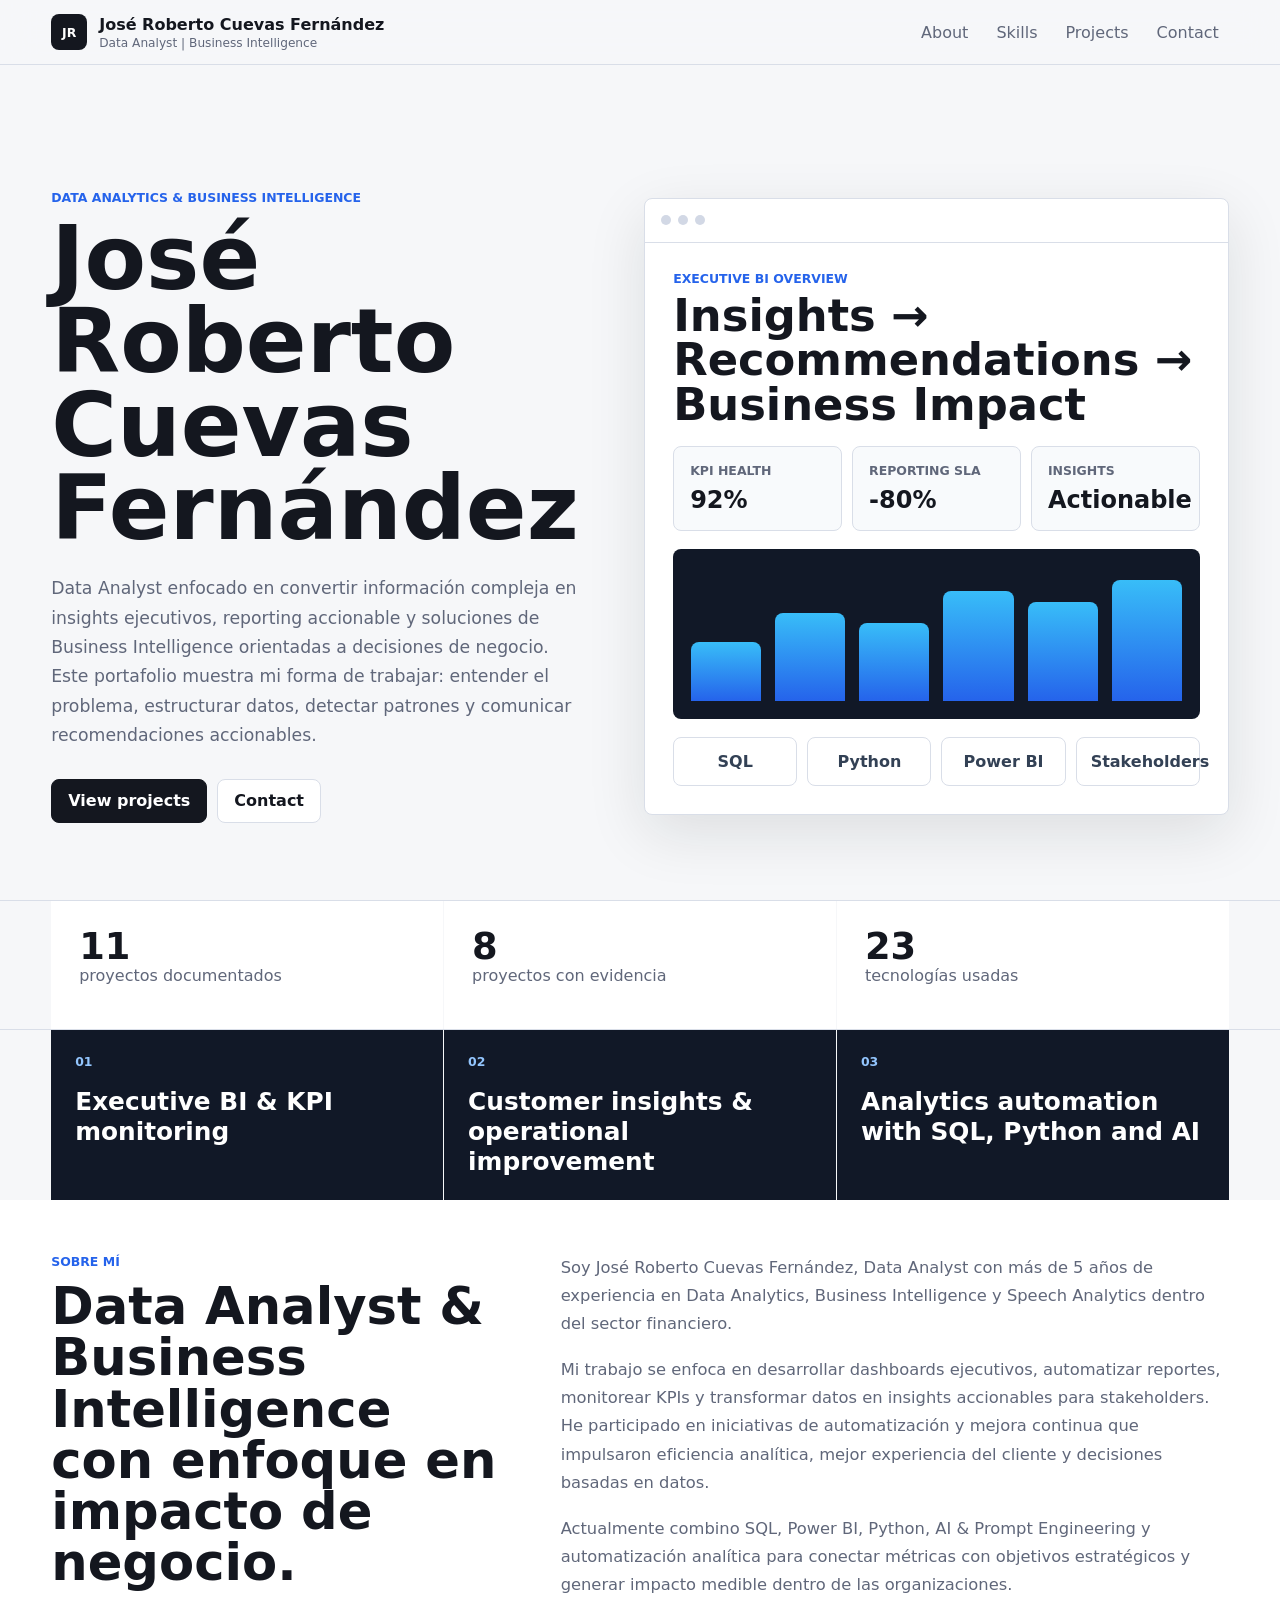
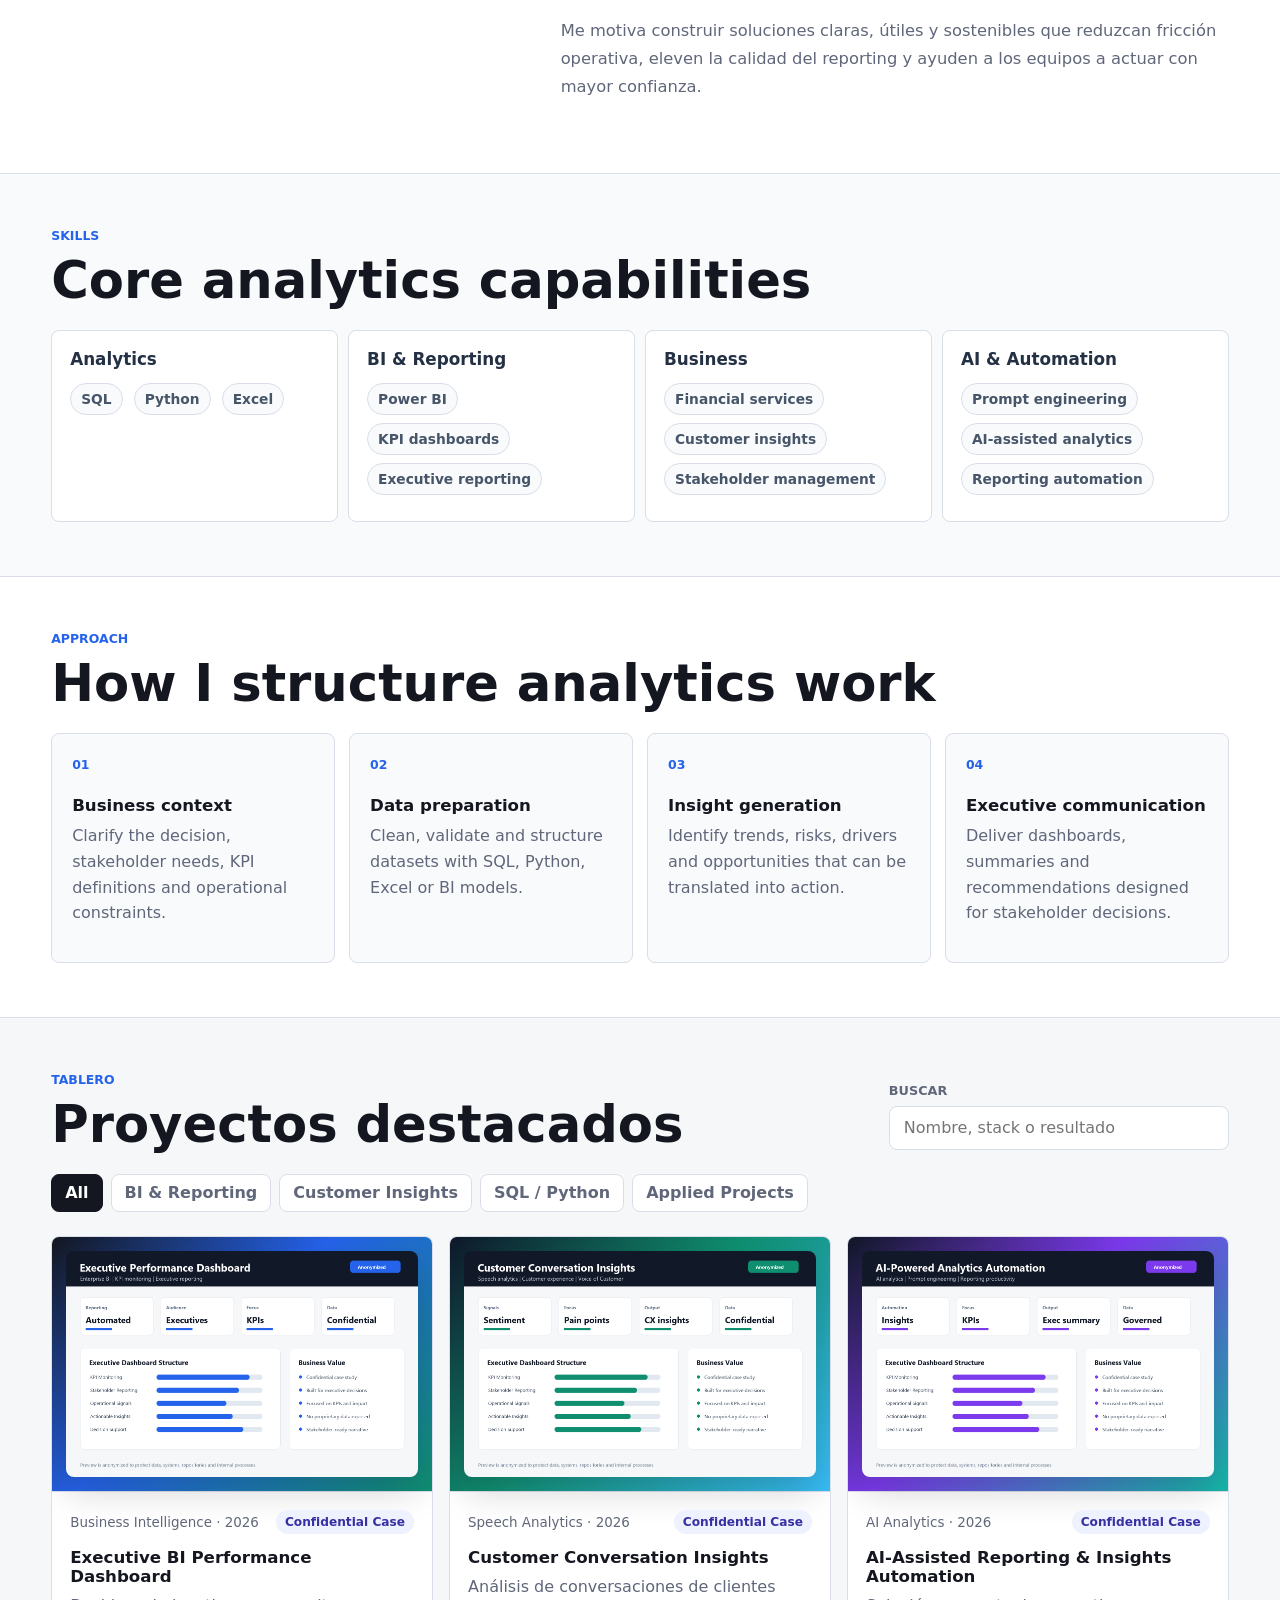
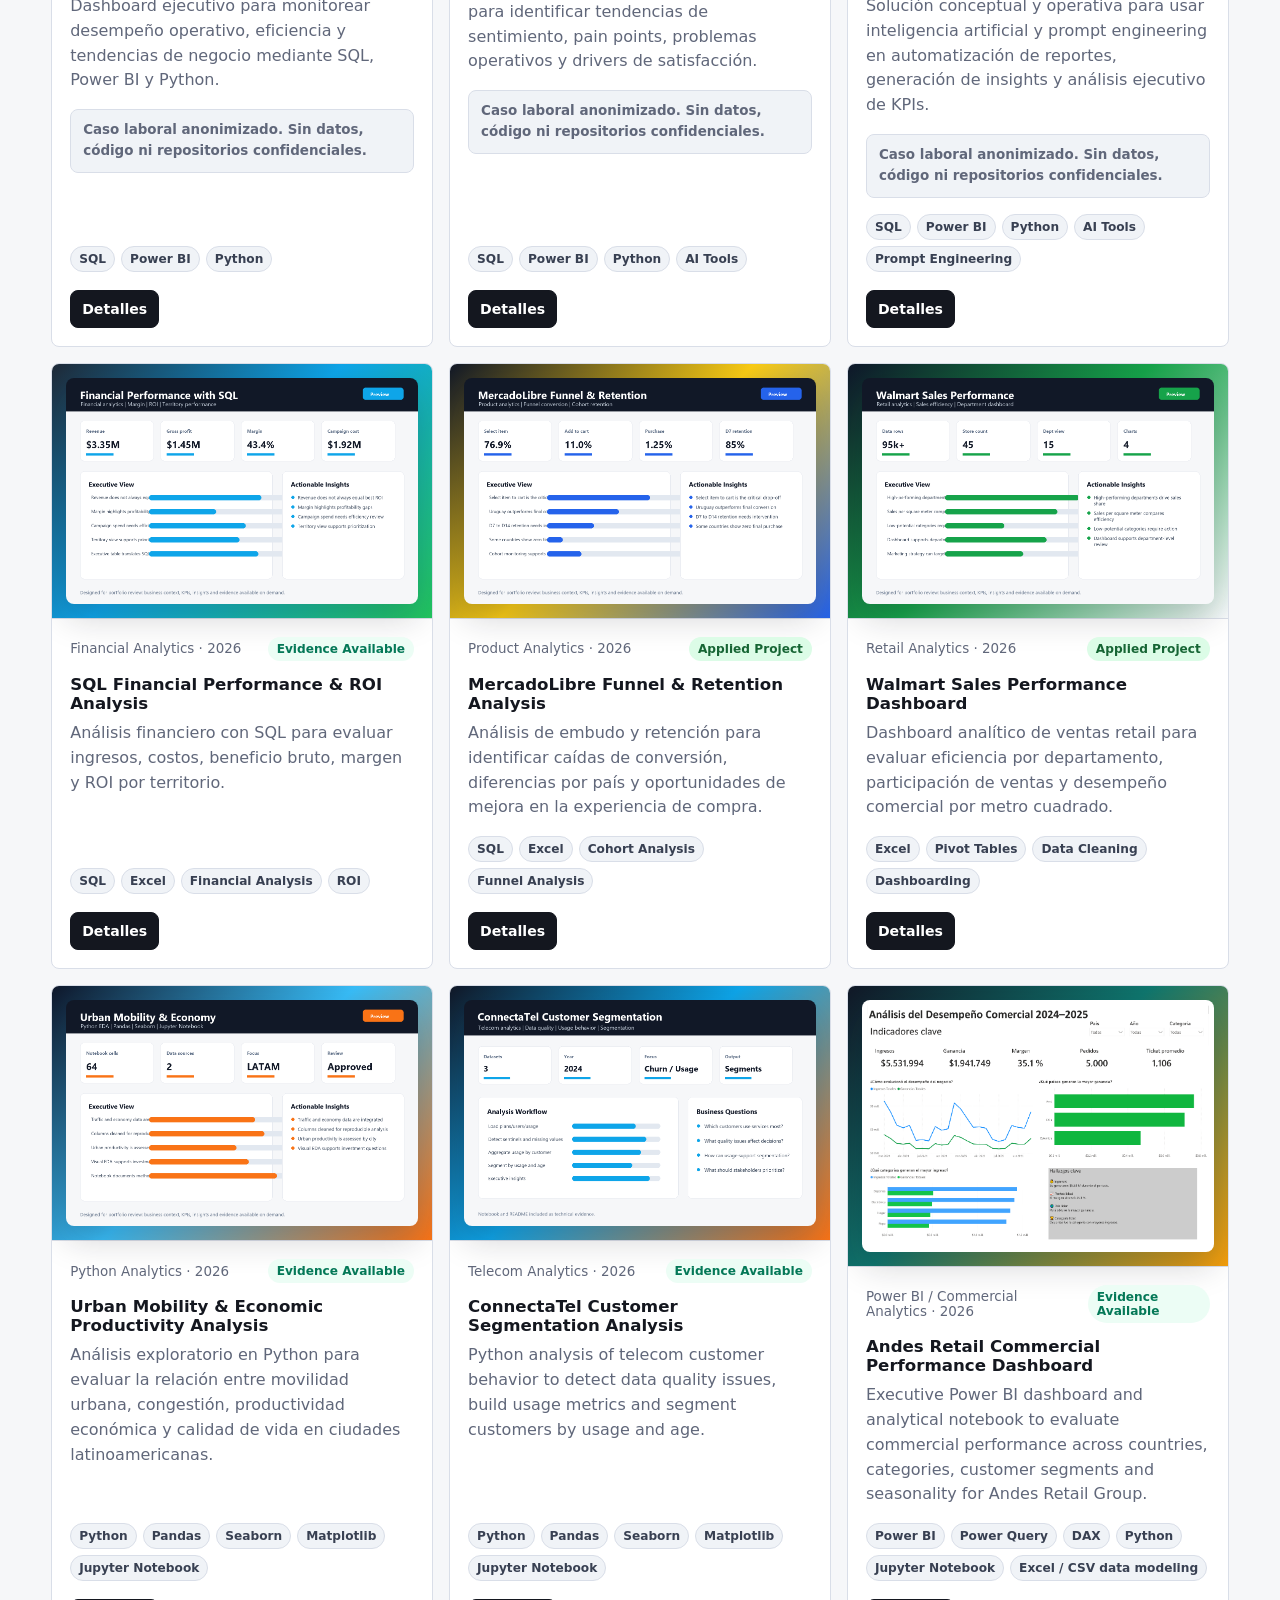
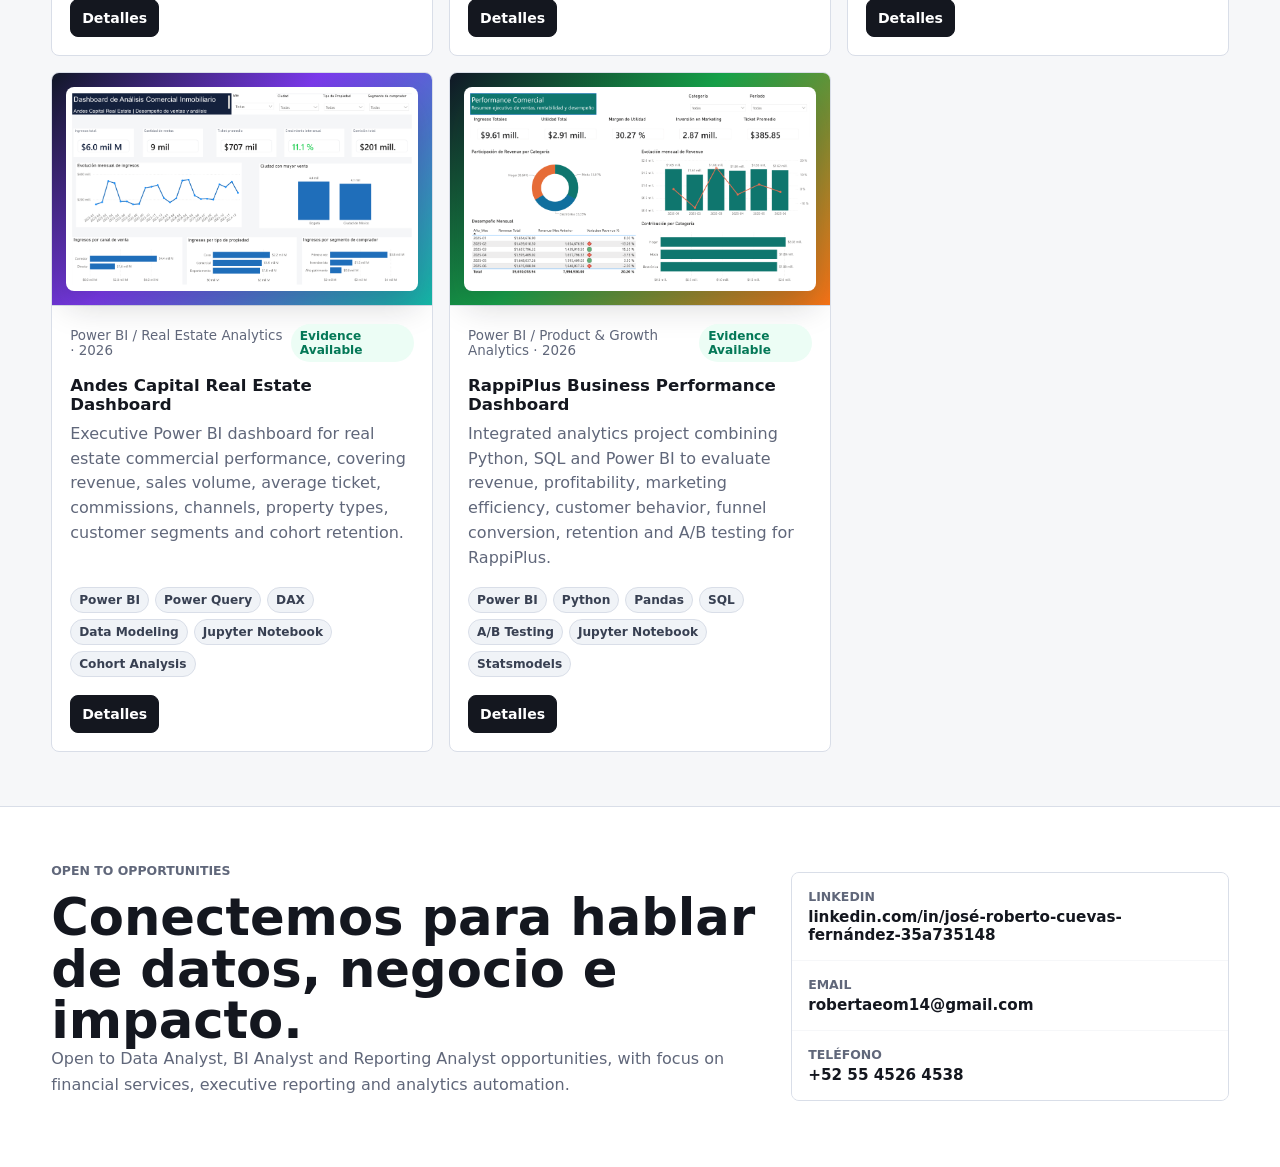
<file: index.html>
<!doctype html>
<html lang="es">
  <head>
    <meta charset="utf-8">
    <meta name="viewport" content="width=device-width, initial-scale=1">
    <title>José Roberto Cuevas Fernández | Data Analyst & BI</title>
    <meta
      name="description"
      content="Portafolio profesional de José Roberto Cuevas Fernández, Data Analyst y Business Intelligence."
    >
    <link rel="stylesheet" href="styles.css">
  </head>
  <body>
    <header class="topbar">
      <a class="brand" href="#inicio" aria-label="Ir al inicio">
        <span class="brand-mark">JR</span>
        <span>
          <strong>José Roberto Cuevas Fernández</strong>
          <small>Data Analyst | Business Intelligence</small>
        </span>
      </a>
      <nav aria-label="Navegación principal">
        <a href="#sobre-mi">About</a>
        <a href="#skills">Skills</a>
        <a href="#proyectos">Projects</a>
        <a href="#contacto">Contact</a>
      </nav>
    </header>

    <main>
      <section id="inicio" class="hero">
        <div class="hero-copy">
          <p class="eyebrow">Data Analytics & Business Intelligence</p>
          <h1>José Roberto Cuevas Fernández</h1>
          <p>
            Data Analyst enfocado en convertir información compleja en insights
            ejecutivos, reporting accionable y soluciones de Business Intelligence
            orientadas a decisiones de negocio. Este portafolio muestra mi forma de
            trabajar: entender el problema, estructurar datos, detectar patrones y
            comunicar recomendaciones accionables.
          </p>
          <div class="hero-actions">
            <a class="button primary" href="#proyectos">View projects</a>
            <a class="button secondary" href="#contacto">Contact</a>
          </div>
        </div>

        <div class="hero-dashboard" aria-label="BI dashboard preview">
          <div class="preview-bar">
            <span></span>
            <span></span>
            <span></span>
          </div>
          <div class="dashboard-body">
            <div class="dashboard-heading">
              <span>Executive BI Overview</span>
              <strong>Insights → Recommendations → Business Impact</strong>
            </div>
            <div class="dashboard-kpis">
              <article><span>KPI Health</span><strong>92%</strong></article>
              <article><span>Reporting SLA</span><strong>-80%</strong></article>
              <article><span>Insights</span><strong>Actionable</strong></article>
            </div>
            <div class="dashboard-chart">
              <span style="height: 44%"></span>
              <span style="height: 66%"></span>
              <span style="height: 58%"></span>
              <span style="height: 82%"></span>
              <span style="height: 74%"></span>
              <span style="height: 90%"></span>
            </div>
            <div class="dashboard-flow">
              <span>SQL</span>
              <span>Python</span>
              <span>Power BI</span>
              <span>Stakeholders</span>
            </div>
          </div>
        </div>
      </section>

      <section class="metrics" aria-label="Resumen">
        <article>
          <strong id="metric-total">0</strong>
          <span>proyectos documentados</span>
        </article>
        <article>
          <strong id="metric-live">0</strong>
          <span>proyectos con evidencia</span>
        </article>
        <article>
          <strong id="metric-stack">0</strong>
          <span>tecnologías usadas</span>
        </article>
      </section>

      <section class="highlights-section" aria-label="Project highlights">
        <article>
          <span>01</span>
          <strong>Executive BI & KPI monitoring</strong>
        </article>
        <article>
          <span>02</span>
          <strong>Customer insights & operational improvement</strong>
        </article>
        <article>
          <span>03</span>
          <strong>Analytics automation with SQL, Python and AI</strong>
        </article>
      </section>

      <section id="sobre-mi" class="about-section">
        <div>
          <p class="eyebrow">Sobre mí</p>
          <h2>Data Analyst & Business Intelligence con enfoque en impacto de negocio.</h2>
        </div>
        <div class="about-copy">
          <p>
            Soy José Roberto Cuevas Fernández, Data Analyst con más de 5 años de experiencia en Data Analytics, Business Intelligence y Speech Analytics dentro del sector financiero.
          </p>
          <p>
            Mi trabajo se enfoca en desarrollar dashboards ejecutivos, automatizar reportes, monitorear KPIs y transformar datos en insights accionables para stakeholders. He participado en iniciativas de automatización y mejora continua que impulsaron eficiencia analítica, mejor experiencia del cliente y decisiones basadas en datos.
          </p>
          <p>
            Actualmente combino SQL, Power BI, Python, AI & Prompt Engineering y automatización analítica para conectar métricas con objetivos estratégicos y generar impacto medible dentro de las organizaciones.
          </p>
          <p>
            Me motiva construir soluciones claras, útiles y sostenibles que reduzcan fricción operativa, eleven la calidad del reporting y ayuden a los equipos a actuar con mayor confianza.
          </p>
        </div>
      </section>

      <section id="skills" class="skills-section">
        <div class="section-heading">
          <div>
            <p class="eyebrow">Skills</p>
            <h2>Core analytics capabilities</h2>
          </div>
        </div>
        <div class="skills-grid">
          <article>
            <strong>Analytics</strong>
            <span>SQL</span>
            <span>Python</span>
            <span>Excel</span>
          </article>
          <article>
            <strong>BI & Reporting</strong>
            <span>Power BI</span>
            <span>KPI dashboards</span>
            <span>Executive reporting</span>
          </article>
          <article>
            <strong>Business</strong>
            <span>Financial services</span>
            <span>Customer insights</span>
            <span>Stakeholder management</span>
          </article>
          <article>
            <strong>AI & Automation</strong>
            <span>Prompt engineering</span>
            <span>AI-assisted analytics</span>
            <span>Reporting automation</span>
          </article>
        </div>
      </section>

      <section class="method-section">
        <div class="section-heading">
          <div>
            <p class="eyebrow">Approach</p>
            <h2>How I structure analytics work</h2>
          </div>
        </div>
        <div class="method-grid">
          <article>
            <span>01</span>
            <h3>Business context</h3>
            <p>Clarify the decision, stakeholder needs, KPI definitions and operational constraints.</p>
          </article>
          <article>
            <span>02</span>
            <h3>Data preparation</h3>
            <p>Clean, validate and structure datasets with SQL, Python, Excel or BI models.</p>
          </article>
          <article>
            <span>03</span>
            <h3>Insight generation</h3>
            <p>Identify trends, risks, drivers and opportunities that can be translated into action.</p>
          </article>
          <article>
            <span>04</span>
            <h3>Executive communication</h3>
            <p>Deliver dashboards, summaries and recommendations designed for stakeholder decisions.</p>
          </article>
        </div>
      </section>

      <section id="proyectos" class="projects-section">
        <div class="section-heading">
          <div>
            <p class="eyebrow">Tablero</p>
            <h2>Proyectos destacados</h2>
          </div>
          <label class="search">
            <span>Buscar</span>
            <input id="search" type="search" placeholder="Nombre, stack o resultado">
          </label>
        </div>

        <div class="filters" aria-label="Filtros de proyectos">
          <button class="filter active" data-filter="all" type="button">All</button>
          <button class="filter" data-filter="BI & Reporting" type="button">BI & Reporting</button>
          <button class="filter" data-filter="Customer Insights" type="button">Customer Insights</button>
          <button class="filter" data-filter="SQL / Python" type="button">SQL / Python</button>
          <button class="filter" data-filter="Applied Projects" type="button">Applied Projects</button>
        </div>

        <div id="project-grid" class="project-grid" aria-live="polite"></div>
      </section>

      <section id="contacto" class="contact-section">
        <div>
          <p class="eyebrow">Open to opportunities</p>
          <h2>Conectemos para hablar de datos, negocio e impacto.</h2>
          <p>
            Open to Data Analyst, BI Analyst and Reporting Analyst opportunities,
            with focus on financial services, executive reporting and analytics automation.
          </p>
        </div>
        <div class="contact-card" aria-label="Información de contacto">
          <a href="https://www.linkedin.com/in/josé-roberto-cuevas-fernández-35a735148" target="_blank" rel="noreferrer">
            <span>LinkedIn</span>
            <strong>linkedin.com/in/josé-roberto-cuevas-fernández-35a735148</strong>
          </a>
          <a href="mailto:robertaeom14@gmail.com">
            <span>Email</span>
            <strong>robertaeom14@gmail.com</strong>
          </a>
          <a href="tel:+525545264538">
            <span>Teléfono</span>
            <strong>+52 55 4526 4538</strong>
          </a>
        </div>
      </section>
    </main>

    <dialog id="project-dialog">
      <button class="dialog-close" type="button" aria-label="Cerrar">×</button>
      <div id="project-detail"></div>
    </dialog>

    <script src="app.js"></script>
  </body>
</html>
</file>
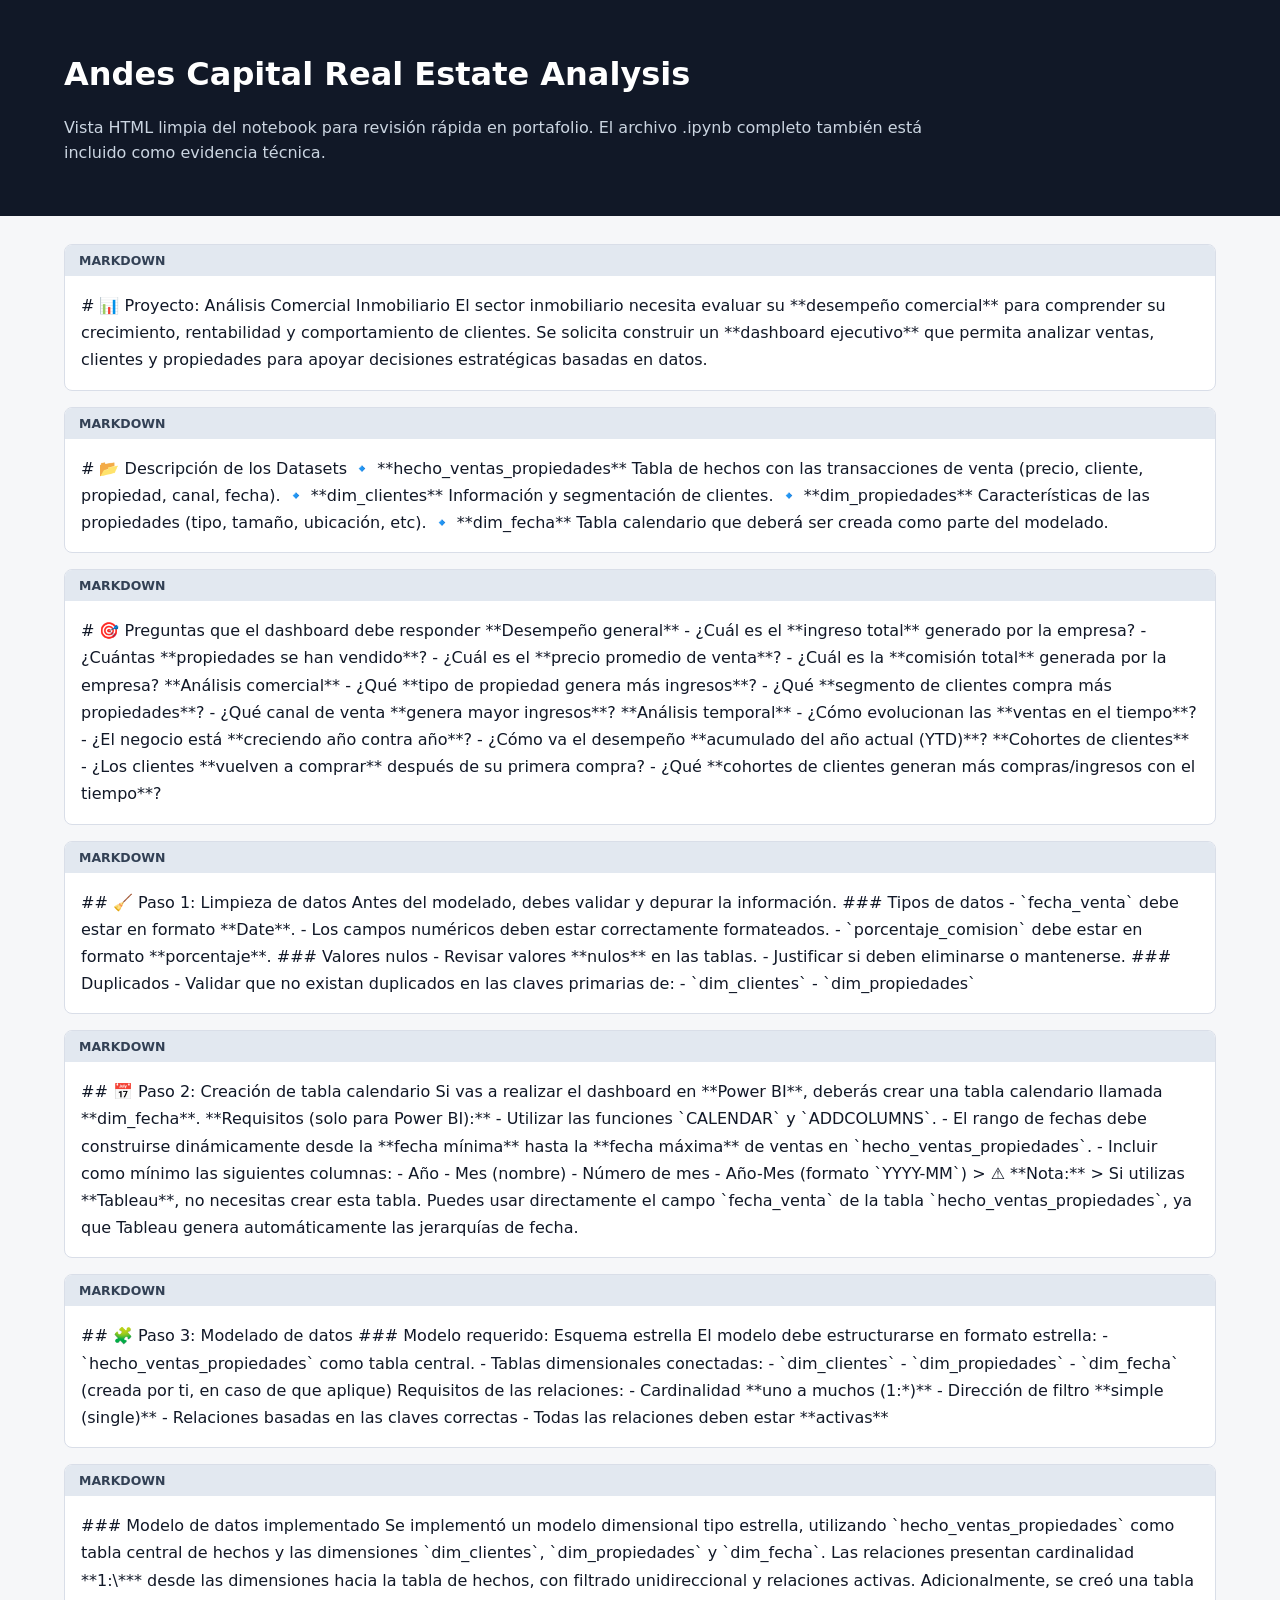
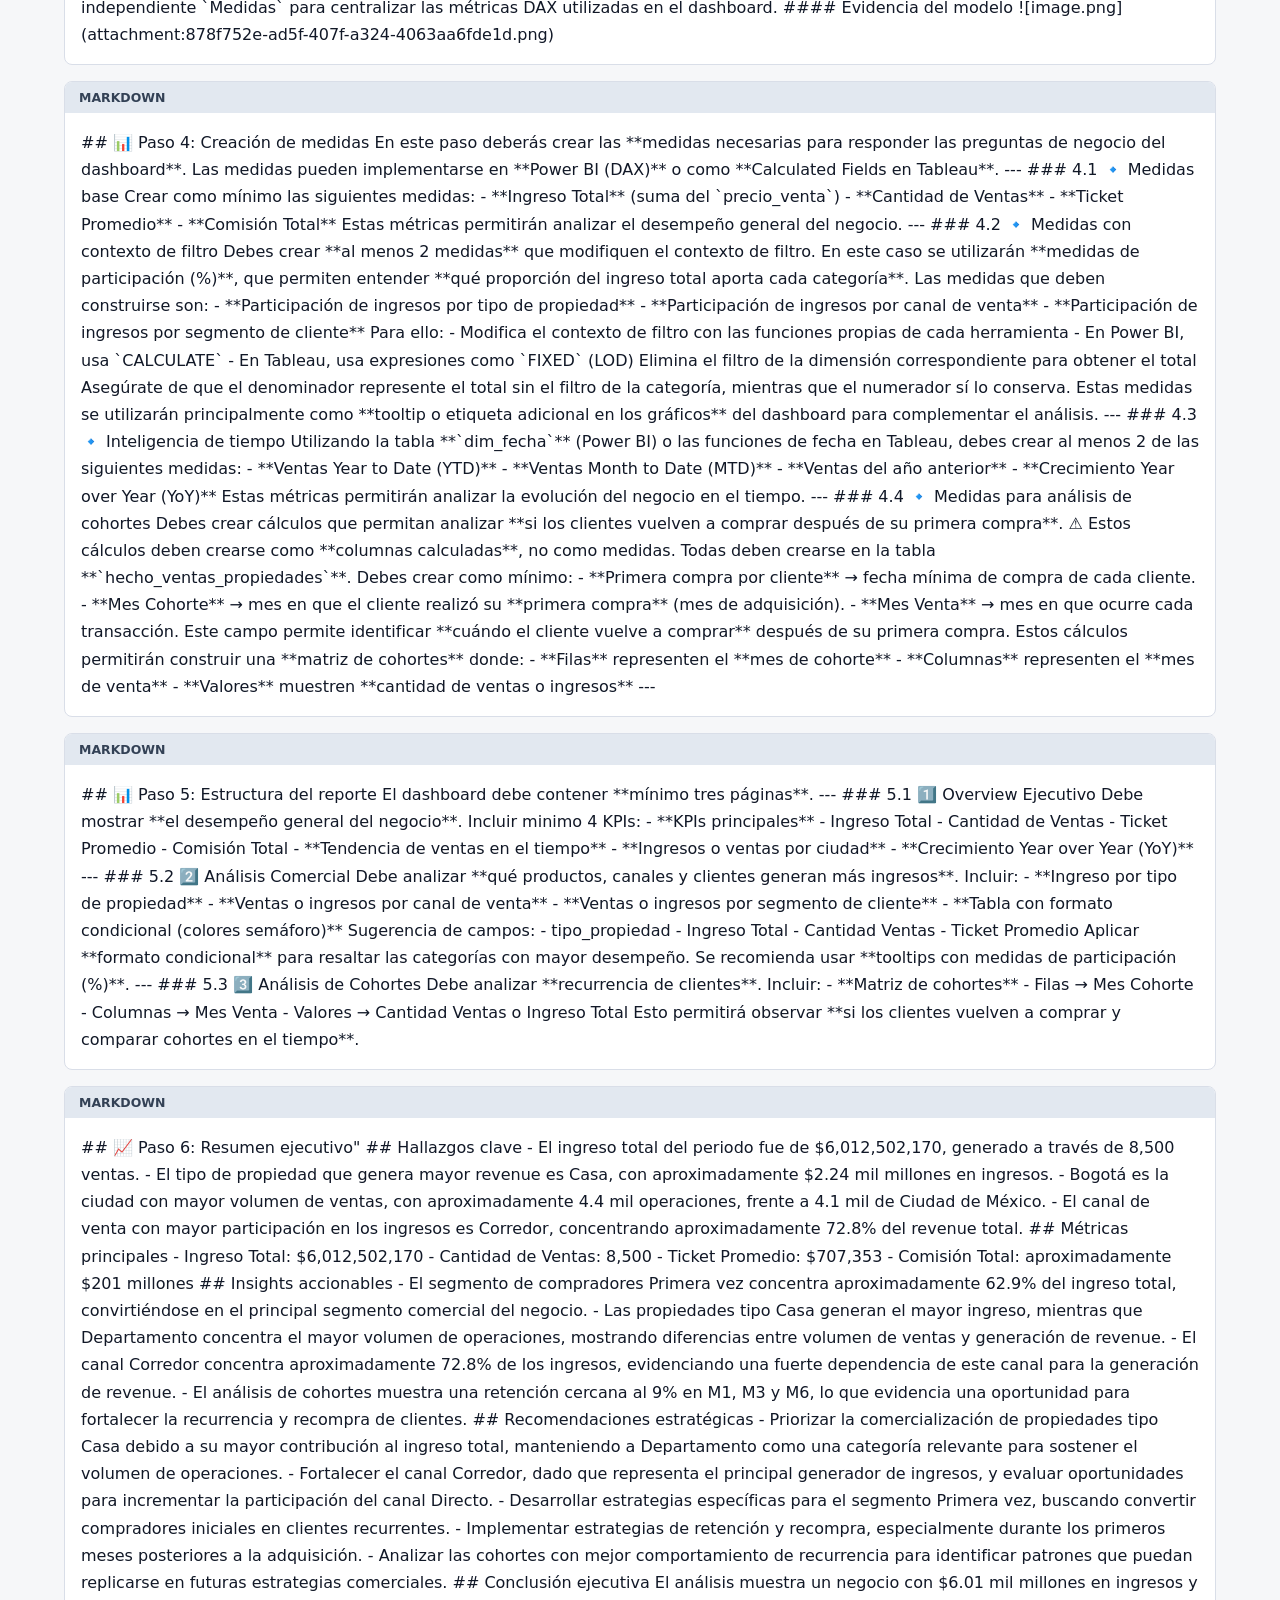
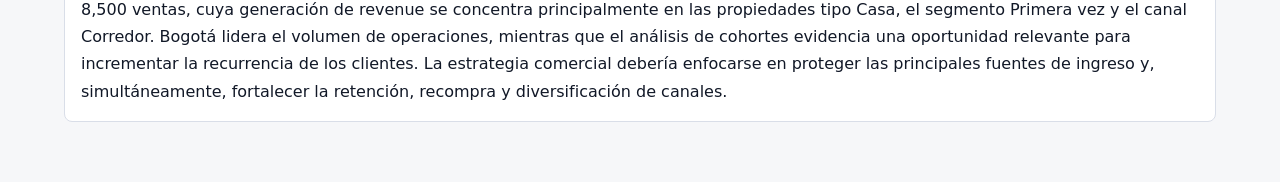
<file: assets/notebooks/andes_capital_real_estate_analysis.html>
<!doctype html>
<html lang="es">
  <head>
    <meta charset="utf-8">
    <meta name="viewport" content="width=device-width, initial-scale=1">
    <title>Andes Capital Real Estate Analysis Notebook</title>
    <style>
      body { margin:0; background:#f6f7f9; color:#111827; font-family:Inter, ui-sans-serif, system-ui, -apple-system, BlinkMacSystemFont, "Segoe UI", sans-serif; }
      header { background:#111827; color:white; padding:34px clamp(20px,5vw,70px); }
      header p { color:#cbd5e1; max-width:900px; line-height:1.6; }
      main { display:grid; gap:16px; padding:28px clamp(20px,5vw,70px) 60px; }
      .cell { background:white; border:1px solid #d9dee8; border-radius:8px; overflow:hidden; }
      .label { background:#e2e8f0; color:#334155; font-size:.78rem; font-weight:800; padding:8px 14px; text-transform:uppercase; }
      .markdown p { line-height:1.7; margin:0; padding:16px; white-space:pre-wrap; }
      pre { background:#111827; color:#e5e7eb; line-height:1.55; margin:0; overflow:auto; padding:16px; }
      code { font-family:Consolas, "Liberation Mono", ui-monospace, monospace; font-size:.9rem; }
    </style>
  </head>
  <body>
    <header>
      <h1>Andes Capital Real Estate Analysis</h1>
      <p>Vista HTML limpia del notebook para revisión rápida en portafolio. El archivo .ipynb completo también está incluido como evidencia técnica.</p>
    </header>
    <main><section class='cell markdown'><div class='label'>Markdown</div><p># 📊 Proyecto: Análisis Comercial Inmobiliario El sector inmobiliario necesita evaluar su **desempeño comercial** para comprender su crecimiento, rentabilidad y comportamiento de clientes. Se solicita construir un **dashboard ejecutivo** que permita analizar ventas, clientes y propiedades para apoyar decisiones estratégicas basadas en datos.</p></section><section class='cell markdown'><div class='label'>Markdown</div><p># 📂 Descripción de los Datasets 🔹 **hecho_ventas_propiedades** Tabla de hechos con las transacciones de venta (precio, cliente, propiedad, canal, fecha). 🔹 **dim_clientes** Información y segmentación de clientes. 🔹 **dim_propiedades** Características de las propiedades (tipo, tamaño, ubicación, etc). 🔹 **dim_fecha** Tabla calendario que deberá ser creada como parte del modelado.</p></section><section class='cell markdown'><div class='label'>Markdown</div><p># 🎯 Preguntas que el dashboard debe responder **Desempeño general** - ¿Cuál es el **ingreso total** generado por la empresa? - ¿Cuántas **propiedades se han vendido**? - ¿Cuál es el **precio promedio de venta**? - ¿Cuál es la **comisión total** generada por la empresa? **Análisis comercial** - ¿Qué **tipo de propiedad genera más ingresos**? - ¿Qué **segmento de clientes compra más propiedades**? - ¿Qué canal de venta **genera mayor ingresos**? **Análisis temporal** - ¿Cómo evolucionan las **ventas en el tiempo**? - ¿El negocio está **creciendo año contra año**? - ¿Cómo va el desempeño **acumulado del año actual (YTD)**? **Cohortes de clientes** - ¿Los clientes **vuelven a comprar** después de su primera compra? - ¿Qué **cohortes de clientes generan más compras/ingresos con el tiempo**?</p></section><section class='cell markdown'><div class='label'>Markdown</div><p>## 🧹 Paso 1: Limpieza de datos Antes del modelado, debes validar y depurar la información. ### Tipos de datos - `fecha_venta` debe estar en formato **Date**. - Los campos numéricos deben estar correctamente formateados. - `porcentaje_comision` debe estar en formato **porcentaje**. ### Valores nulos - Revisar valores **nulos** en las tablas. - Justificar si deben eliminarse o mantenerse. ### Duplicados - Validar que no existan duplicados en las claves primarias de: - `dim_clientes` - `dim_propiedades`</p></section><section class='cell markdown'><div class='label'>Markdown</div><p>## 📅 Paso 2: Creación de tabla calendario Si vas a realizar el dashboard en **Power BI**, deberás crear una tabla calendario llamada **dim_fecha**. **Requisitos (solo para Power BI):** - Utilizar las funciones `CALENDAR` y `ADDCOLUMNS`. - El rango de fechas debe construirse dinámicamente desde la **fecha mínima** hasta la **fecha máxima** de ventas en `hecho_ventas_propiedades`. - Incluir como mínimo las siguientes columnas: - Año - Mes (nombre) - Número de mes - Año-Mes (formato `YYYY-MM`) &gt; ⚠️ **Nota:** &gt; Si utilizas **Tableau**, no necesitas crear esta tabla. Puedes usar directamente el campo `fecha_venta` de la tabla `hecho_ventas_propiedades`, ya que Tableau genera automáticamente las jerarquías de fecha.</p></section><section class='cell markdown'><div class='label'>Markdown</div><p>## 🧩 Paso 3: Modelado de datos ### Modelo requerido: Esquema estrella El modelo debe estructurarse en formato estrella: - `hecho_ventas_propiedades` como tabla central. - Tablas dimensionales conectadas: - `dim_clientes` - `dim_propiedades` - `dim_fecha` (creada por ti, en caso de que aplique) Requisitos de las relaciones: - Cardinalidad **uno a muchos (1:*)** - Dirección de filtro **simple (single)** - Relaciones basadas en las claves correctas - Todas las relaciones deben estar **activas**</p></section><section class='cell markdown'><div class='label'>Markdown</div><p>### Modelo de datos implementado Se implementó un modelo dimensional tipo estrella, utilizando `hecho_ventas_propiedades` como tabla central de hechos y las dimensiones `dim_clientes`, `dim_propiedades` y `dim_fecha`. Las relaciones presentan cardinalidad **1:\*** desde las dimensiones hacia la tabla de hechos, con filtrado unidireccional y relaciones activas. Adicionalmente, se creó una tabla independiente `Medidas` para centralizar las métricas DAX utilizadas en el dashboard. #### Evidencia del modelo ![image.png](attachment:878f752e-ad5f-407f-a324-4063aa6fde1d.png)</p></section><section class='cell markdown'><div class='label'>Markdown</div><p>## 📊 Paso 4: Creación de medidas En este paso deberás crear las **medidas necesarias para responder las preguntas de negocio del dashboard**. Las medidas pueden implementarse en **Power BI (DAX)** o como **Calculated Fields en Tableau**. --- ### 4.1 🔹 Medidas base Crear como mínimo las siguientes medidas: - **Ingreso Total** (suma del `precio_venta`) - **Cantidad de Ventas** - **Ticket Promedio** - **Comisión Total** Estas métricas permitirán analizar el desempeño general del negocio. --- ### 4.2 🔹 Medidas con contexto de filtro Debes crear **al menos 2 medidas** que modifiquen el contexto de filtro. En este caso se utilizarán **medidas de participación (%)**, que permiten entender **qué proporción del ingreso total aporta cada categoría**. Las medidas que deben construirse son: - **Participación de ingresos por tipo de propiedad** - **Participación de ingresos por canal de venta** - **Participación de ingresos por segmento de cliente** Para ello: - Modifica el contexto de filtro con las funciones propias de cada herramienta - En Power BI, usa `CALCULATE` - En Tableau, usa expresiones como `FIXED` (LOD) Elimina el filtro de la dimensión correspondiente para obtener el total Asegúrate de que el denominador represente el total sin el filtro de la categoría, mientras que el numerador sí lo conserva. Estas medidas se utilizarán principalmente como **tooltip o etiqueta adicional en los gráficos** del dashboard para complementar el análisis. --- ### 4.3 🔹 Inteligencia de tiempo Utilizando la tabla **`dim_fecha`** (Power BI) o las funciones de fecha en Tableau, debes crear al menos 2 de las siguientes medidas: - **Ventas Year to Date (YTD)** - **Ventas Month to Date (MTD)** - **Ventas del año anterior** - **Crecimiento Year over Year (YoY)** Estas métricas permitirán analizar la evolución del negocio en el tiempo. --- ### 4.4 🔹 Medidas para análisis de cohortes Debes crear cálculos que permitan analizar **si los clientes vuelven a comprar después de su primera compra**. ⚠️ Estos cálculos deben crearse como **columnas calculadas**, no como medidas. Todas deben crearse en la tabla **`hecho_ventas_propiedades`**. Debes crear como mínimo: - **Primera compra por cliente** → fecha mínima de compra de cada cliente. - **Mes Cohorte** → mes en que el cliente realizó su **primera compra** (mes de adquisición). - **Mes Venta** → mes en que ocurre cada transacción. Este campo permite identificar **cuándo el cliente vuelve a comprar** después de su primera compra. Estos cálculos permitirán construir una **matriz de cohortes** donde: - **Filas** representen el **mes de cohorte** - **Columnas** representen el **mes de venta** - **Valores** muestren **cantidad de ventas o ingresos** ---</p></section><section class='cell markdown'><div class='label'>Markdown</div><p>## 📊 Paso 5: Estructura del reporte El dashboard debe contener **mínimo tres páginas**. --- ### 5.1 1️⃣ Overview Ejecutivo Debe mostrar **el desempeño general del negocio**. Incluir minimo 4 KPIs: - **KPIs principales** - Ingreso Total - Cantidad de Ventas - Ticket Promedio - Comisión Total - **Tendencia de ventas en el tiempo** - **Ingresos o ventas por ciudad** - **Crecimiento Year over Year (YoY)** --- ### 5.2 2️⃣ Análisis Comercial Debe analizar **qué productos, canales y clientes generan más ingresos**. Incluir: - **Ingreso por tipo de propiedad** - **Ventas o ingresos por canal de venta** - **Ventas o ingresos por segmento de cliente** - **Tabla con formato condicional (colores semáforo)** Sugerencia de campos: - tipo_propiedad - Ingreso Total - Cantidad Ventas - Ticket Promedio Aplicar **formato condicional** para resaltar las categorías con mayor desempeño. Se recomienda usar **tooltips con medidas de participación (%)**. --- ### 5.3 3️⃣ Análisis de Cohortes Debe analizar **recurrencia de clientes**. Incluir: - **Matriz de cohortes** - Filas → Mes Cohorte - Columnas → Mes Venta - Valores → Cantidad Ventas o Ingreso Total Esto permitirá observar **si los clientes vuelven a comprar y comparar cohortes en el tiempo**.</p></section><section class='cell markdown'><div class='label'>Markdown</div><p>## 📈 Paso 6: Resumen ejecutivo&quot; ## Hallazgos clave - El ingreso total del periodo fue de $6,012,502,170, generado a través de 8,500 ventas. - El tipo de propiedad que genera mayor revenue es Casa, con aproximadamente $2.24 mil millones en ingresos. - Bogotá es la ciudad con mayor volumen de ventas, con aproximadamente 4.4 mil operaciones, frente a 4.1 mil de Ciudad de México. - El canal de venta con mayor participación en los ingresos es Corredor, concentrando aproximadamente 72.8% del revenue total. ## Métricas principales - Ingreso Total: $6,012,502,170 - Cantidad de Ventas: 8,500 - Ticket Promedio: $707,353 - Comisión Total: aproximadamente $201 millones ## Insights accionables - El segmento de compradores Primera vez concentra aproximadamente 62.9% del ingreso total, convirtiéndose en el principal segmento comercial del negocio. - Las propiedades tipo Casa generan el mayor ingreso, mientras que Departamento concentra el mayor volumen de operaciones, mostrando diferencias entre volumen de ventas y generación de revenue. - El canal Corredor concentra aproximadamente 72.8% de los ingresos, evidenciando una fuerte dependencia de este canal para la generación de revenue. - El análisis de cohortes muestra una retención cercana al 9% en M1, M3 y M6, lo que evidencia una oportunidad para fortalecer la recurrencia y recompra de clientes. ## Recomendaciones estratégicas - Priorizar la comercialización de propiedades tipo Casa debido a su mayor contribución al ingreso total, manteniendo a Departamento como una categoría relevante para sostener el volumen de operaciones. - Fortalecer el canal Corredor, dado que representa el principal generador de ingresos, y evaluar oportunidades para incrementar la participación del canal Directo. - Desarrollar estrategias específicas para el segmento Primera vez, buscando convertir compradores iniciales en clientes recurrentes. - Implementar estrategias de retención y recompra, especialmente durante los primeros meses posteriores a la adquisición. - Analizar las cohortes con mejor comportamiento de recurrencia para identificar patrones que puedan replicarse en futuras estrategias comerciales. ## Conclusión ejecutiva El análisis muestra un negocio con $6.01 mil millones en ingresos y 8,500 ventas, cuya generación de revenue se concentra principalmente en las propiedades tipo Casa, el segmento Primera vez y el canal Corredor. Bogotá lidera el volumen de operaciones, mientras que el análisis de cohortes evidencia una oportunidad relevante para incrementar la recurrencia de los clientes. La estrategia comercial debería enfocarse en proteger las principales fuentes de ingreso y, simultáneamente, fortalecer la retención, recompra y diversificación de canales.</p></section></main>
  </body>
</html>
</file>
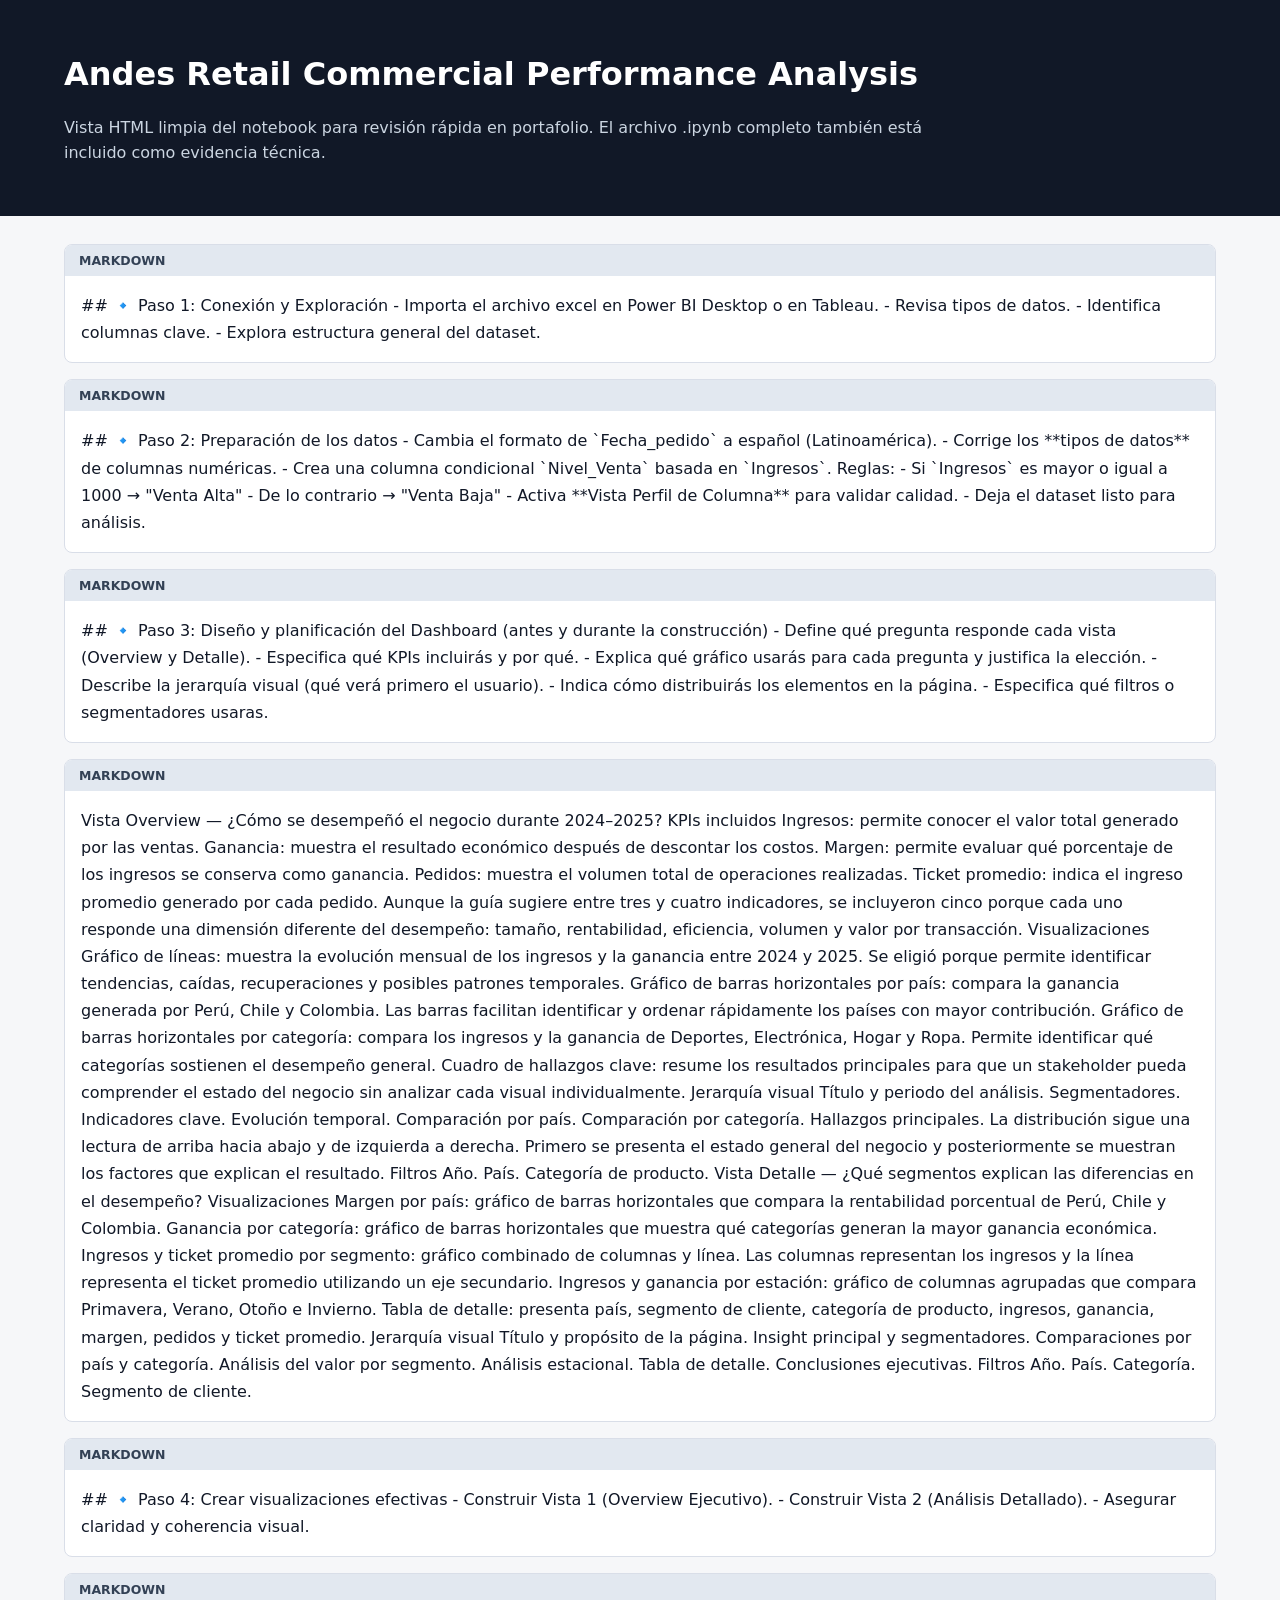
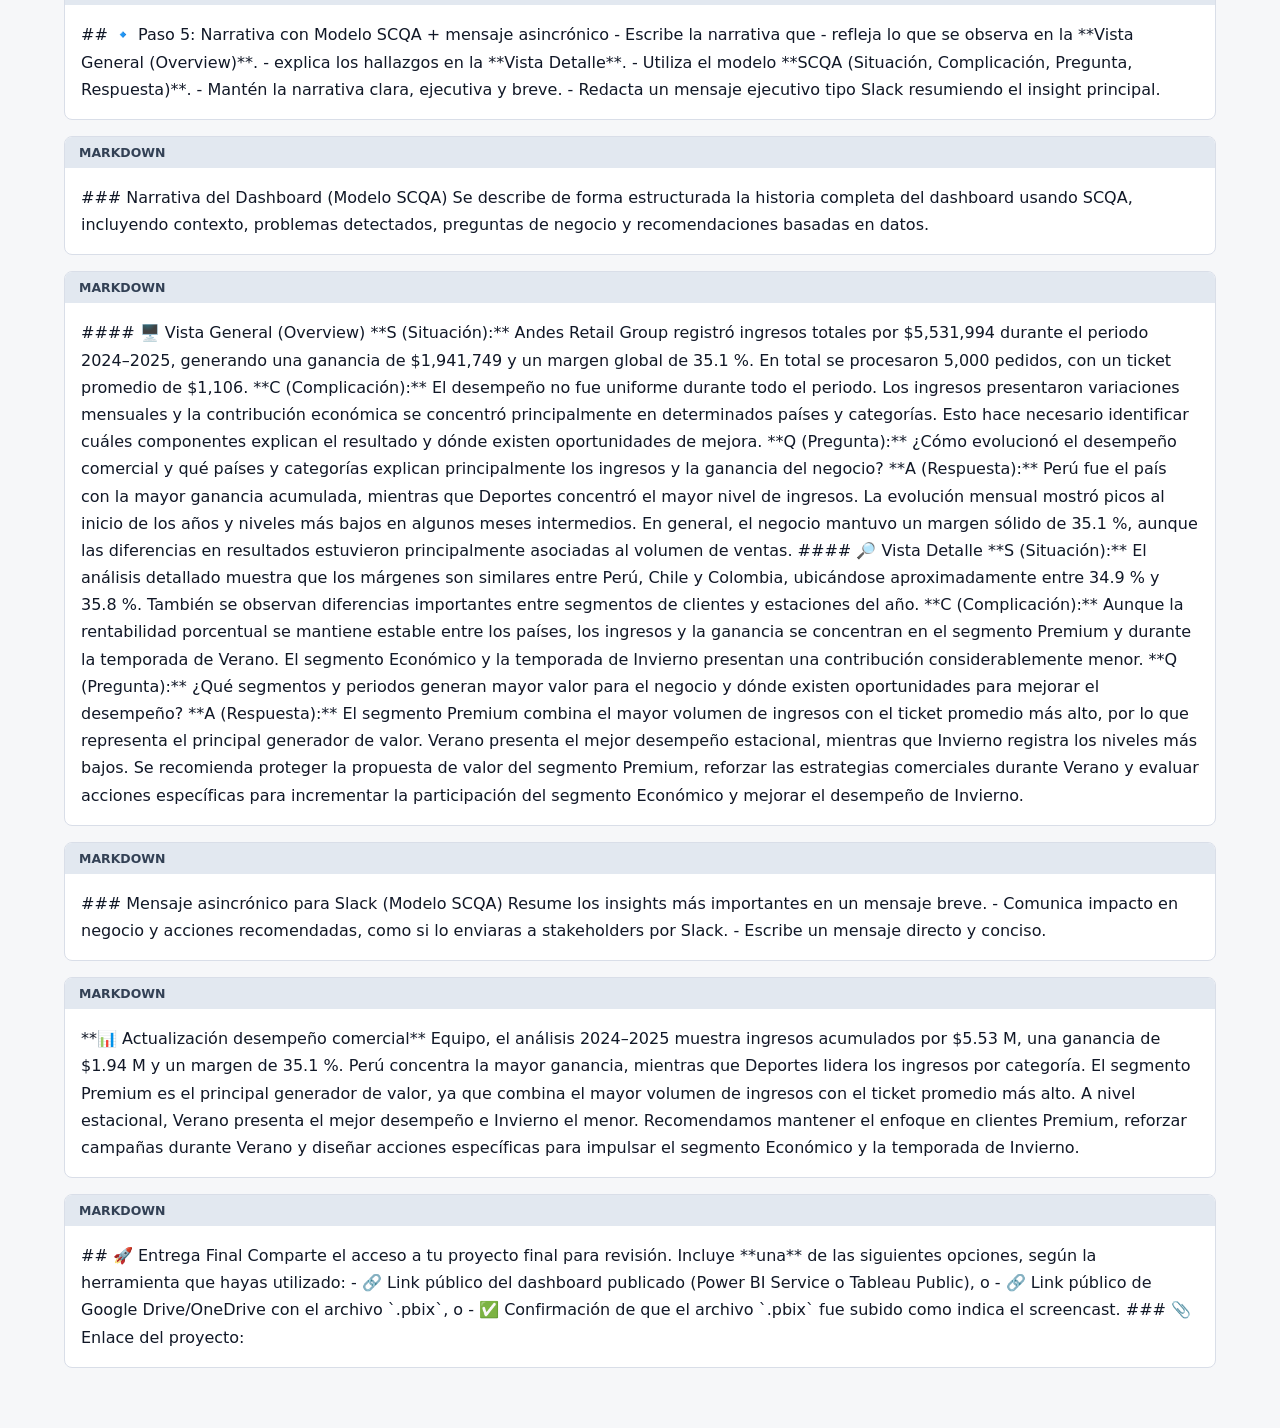
<file: assets/notebooks/andes_retail_commercial_performance.html>
<!doctype html>
<html lang="es">
  <head>
    <meta charset="utf-8">
    <meta name="viewport" content="width=device-width, initial-scale=1">
    <title>Andes Retail Commercial Performance Notebook</title>
    <style>
      body { margin:0; background:#f6f7f9; color:#111827; font-family:Inter, ui-sans-serif, system-ui, -apple-system, BlinkMacSystemFont, "Segoe UI", sans-serif; }
      header { background:#111827; color:white; padding:34px clamp(20px,5vw,70px); }
      header p { color:#cbd5e1; max-width:900px; line-height:1.6; }
      main { display:grid; gap:16px; padding:28px clamp(20px,5vw,70px) 60px; }
      .cell { background:white; border:1px solid #d9dee8; border-radius:8px; overflow:hidden; }
      .label { background:#e2e8f0; color:#334155; font-size:.78rem; font-weight:800; padding:8px 14px; text-transform:uppercase; }
      .markdown p { line-height:1.7; margin:0; padding:16px; white-space:pre-wrap; }
      pre { background:#111827; color:#e5e7eb; line-height:1.55; margin:0; overflow:auto; padding:16px; }
      code { font-family:Consolas, "Liberation Mono", ui-monospace, monospace; font-size:.9rem; }
    </style>
  </head>
  <body>
    <header>
      <h1>Andes Retail Commercial Performance Analysis</h1>
      <p>Vista HTML limpia del notebook para revisión rápida en portafolio. El archivo .ipynb completo también está incluido como evidencia técnica.</p>
    </header>
    <main><section class='cell markdown'><div class='label'>Markdown</div><p>## 🔹 Paso 1: Conexión y Exploración - Importa el archivo excel en Power BI Desktop o en Tableau. - Revisa tipos de datos. - Identifica columnas clave. - Explora estructura general del dataset.</p></section><section class='cell markdown'><div class='label'>Markdown</div><p>## 🔹 Paso 2: Preparación de los datos - Cambia el formato de `Fecha_pedido` a español (Latinoamérica). - Corrige los **tipos de datos** de columnas numéricas. - Crea una columna condicional `Nivel_Venta` basada en `Ingresos`. Reglas: - Si `Ingresos` es mayor o igual a 1000 → &quot;Venta Alta&quot; - De lo contrario → &quot;Venta Baja&quot; - Activa **Vista Perfil de Columna** para validar calidad. - Deja el dataset listo para análisis.</p></section><section class='cell markdown'><div class='label'>Markdown</div><p>## 🔹 Paso 3: Diseño y planificación del Dashboard (antes y durante la construcción) - Define qué pregunta responde cada vista (Overview y Detalle). - Especifica qué KPIs incluirás y por qué. - Explica qué gráfico usarás para cada pregunta y justifica la elección. - Describe la jerarquía visual (qué verá primero el usuario). - Indica cómo distribuirás los elementos en la página. - Especifica qué filtros o segmentadores usaras.</p></section><section class='cell markdown'><div class='label'>Markdown</div><p>Vista Overview — ¿Cómo se desempeñó el negocio durante 2024–2025? KPIs incluidos Ingresos: permite conocer el valor total generado por las ventas. Ganancia: muestra el resultado económico después de descontar los costos. Margen: permite evaluar qué porcentaje de los ingresos se conserva como ganancia. Pedidos: muestra el volumen total de operaciones realizadas. Ticket promedio: indica el ingreso promedio generado por cada pedido. Aunque la guía sugiere entre tres y cuatro indicadores, se incluyeron cinco porque cada uno responde una dimensión diferente del desempeño: tamaño, rentabilidad, eficiencia, volumen y valor por transacción. Visualizaciones Gráfico de líneas: muestra la evolución mensual de los ingresos y la ganancia entre 2024 y 2025. Se eligió porque permite identificar tendencias, caídas, recuperaciones y posibles patrones temporales. Gráfico de barras horizontales por país: compara la ganancia generada por Perú, Chile y Colombia. Las barras facilitan identificar y ordenar rápidamente los países con mayor contribución. Gráfico de barras horizontales por categoría: compara los ingresos y la ganancia de Deportes, Electrónica, Hogar y Ropa. Permite identificar qué categorías sostienen el desempeño general. Cuadro de hallazgos clave: resume los resultados principales para que un stakeholder pueda comprender el estado del negocio sin analizar cada visual individualmente. Jerarquía visual Título y periodo del análisis. Segmentadores. Indicadores clave. Evolución temporal. Comparación por país. Comparación por categoría. Hallazgos principales. La distribución sigue una lectura de arriba hacia abajo y de izquierda a derecha. Primero se presenta el estado general del negocio y posteriormente se muestran los factores que explican el resultado. Filtros Año. País. Categoría de producto. Vista Detalle — ¿Qué segmentos explican las diferencias en el desempeño? Visualizaciones Margen por país: gráfico de barras horizontales que compara la rentabilidad porcentual de Perú, Chile y Colombia. Ganancia por categoría: gráfico de barras horizontales que muestra qué categorías generan la mayor ganancia económica. Ingresos y ticket promedio por segmento: gráfico combinado de columnas y línea. Las columnas representan los ingresos y la línea representa el ticket promedio utilizando un eje secundario. Ingresos y ganancia por estación: gráfico de columnas agrupadas que compara Primavera, Verano, Otoño e Invierno. Tabla de detalle: presenta país, segmento de cliente, categoría de producto, ingresos, ganancia, margen, pedidos y ticket promedio. Jerarquía visual Título y propósito de la página. Insight principal y segmentadores. Comparaciones por país y categoría. Análisis del valor por segmento. Análisis estacional. Tabla de detalle. Conclusiones ejecutivas. Filtros Año. País. Categoría. Segmento de cliente.</p></section><section class='cell markdown'><div class='label'>Markdown</div><p>## 🔹 Paso 4: Crear visualizaciones efectivas - Construir Vista 1 (Overview Ejecutivo). - Construir Vista 2 (Análisis Detallado). - Asegurar claridad y coherencia visual.</p></section><section class='cell markdown'><div class='label'>Markdown</div><p>## 🔹 Paso 5: Narrativa con Modelo SCQA + mensaje asincrónico - Escribe la narrativa que - refleja lo que se observa en la **Vista General (Overview)**. - explica los hallazgos en la **Vista Detalle**. - Utiliza el modelo **SCQA (Situación, Complicación, Pregunta, Respuesta)**. - Mantén la narrativa clara, ejecutiva y breve. - Redacta un mensaje ejecutivo tipo Slack resumiendo el insight principal.</p></section><section class='cell markdown'><div class='label'>Markdown</div><p>### Narrativa del Dashboard (Modelo SCQA) Se describe de forma estructurada la historia completa del dashboard usando SCQA, incluyendo contexto, problemas detectados, preguntas de negocio y recomendaciones basadas en datos.</p></section><section class='cell markdown'><div class='label'>Markdown</div><p>#### 🖥️ Vista General (Overview) **S (Situación):** Andes Retail Group registró ingresos totales por $5,531,994 durante el periodo 2024–2025, generando una ganancia de $1,941,749 y un margen global de 35.1 %. En total se procesaron 5,000 pedidos, con un ticket promedio de $1,106. **C (Complicación):** El desempeño no fue uniforme durante todo el periodo. Los ingresos presentaron variaciones mensuales y la contribución económica se concentró principalmente en determinados países y categorías. Esto hace necesario identificar cuáles componentes explican el resultado y dónde existen oportunidades de mejora. **Q (Pregunta):** ¿Cómo evolucionó el desempeño comercial y qué países y categorías explican principalmente los ingresos y la ganancia del negocio? **A (Respuesta):** Perú fue el país con la mayor ganancia acumulada, mientras que Deportes concentró el mayor nivel de ingresos. La evolución mensual mostró picos al inicio de los años y niveles más bajos en algunos meses intermedios. En general, el negocio mantuvo un margen sólido de 35.1 %, aunque las diferencias en resultados estuvieron principalmente asociadas al volumen de ventas. #### 🔎 Vista Detalle **S (Situación):** El análisis detallado muestra que los márgenes son similares entre Perú, Chile y Colombia, ubicándose aproximadamente entre 34.9 % y 35.8 %. También se observan diferencias importantes entre segmentos de clientes y estaciones del año. **C (Complicación):** Aunque la rentabilidad porcentual se mantiene estable entre los países, los ingresos y la ganancia se concentran en el segmento Premium y durante la temporada de Verano. El segmento Económico y la temporada de Invierno presentan una contribución considerablemente menor. **Q (Pregunta):** ¿Qué segmentos y periodos generan mayor valor para el negocio y dónde existen oportunidades para mejorar el desempeño? **A (Respuesta):** El segmento Premium combina el mayor volumen de ingresos con el ticket promedio más alto, por lo que representa el principal generador de valor. Verano presenta el mejor desempeño estacional, mientras que Invierno registra los niveles más bajos. Se recomienda proteger la propuesta de valor del segmento Premium, reforzar las estrategias comerciales durante Verano y evaluar acciones específicas para incrementar la participación del segmento Económico y mejorar el desempeño de Invierno.</p></section><section class='cell markdown'><div class='label'>Markdown</div><p>### Mensaje asincrónico para Slack (Modelo SCQA) Resume los insights más importantes en un mensaje breve. - Comunica impacto en negocio y acciones recomendadas, como si lo enviaras a stakeholders por Slack. - Escribe un mensaje directo y conciso.</p></section><section class='cell markdown'><div class='label'>Markdown</div><p>**📊 Actualización desempeño comercial** Equipo, el análisis 2024–2025 muestra ingresos acumulados por $5.53 M, una ganancia de $1.94 M y un margen de 35.1 %. Perú concentra la mayor ganancia, mientras que Deportes lidera los ingresos por categoría. El segmento Premium es el principal generador de valor, ya que combina el mayor volumen de ingresos con el ticket promedio más alto. A nivel estacional, Verano presenta el mejor desempeño e Invierno el menor. Recomendamos mantener el enfoque en clientes Premium, reforzar campañas durante Verano y diseñar acciones específicas para impulsar el segmento Económico y la temporada de Invierno.</p></section><section class='cell markdown'><div class='label'>Markdown</div><p>## 🚀 Entrega Final Comparte el acceso a tu proyecto final para revisión. Incluye **una** de las siguientes opciones, según la herramienta que hayas utilizado: - 🔗 Link público del dashboard publicado (Power BI Service o Tableau Public), o - 🔗 Link público de Google Drive/OneDrive con el archivo `.pbix`, o - ✅ Confirmación de que el archivo `.pbix` fue subido como indica el screencast. ### 📎 Enlace del proyecto:</p></section></main>
  </body>
</html>
</file>
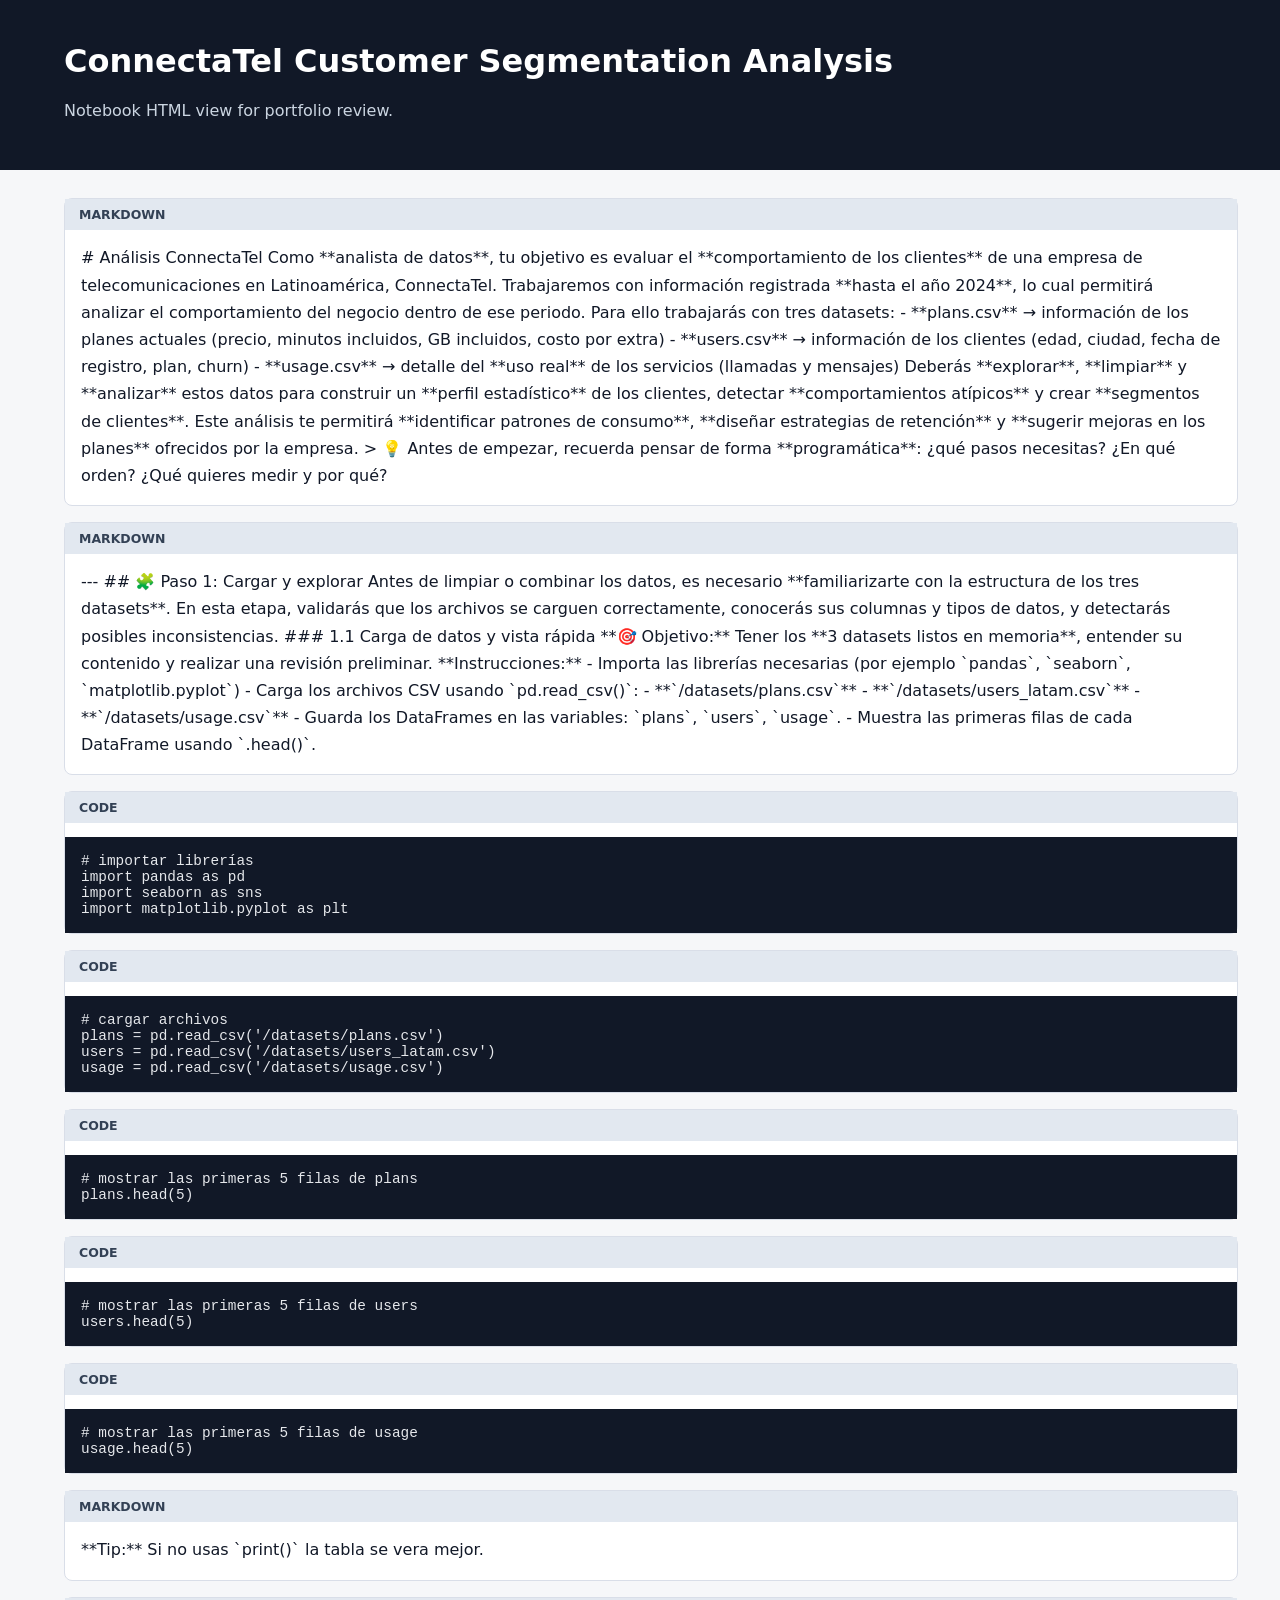
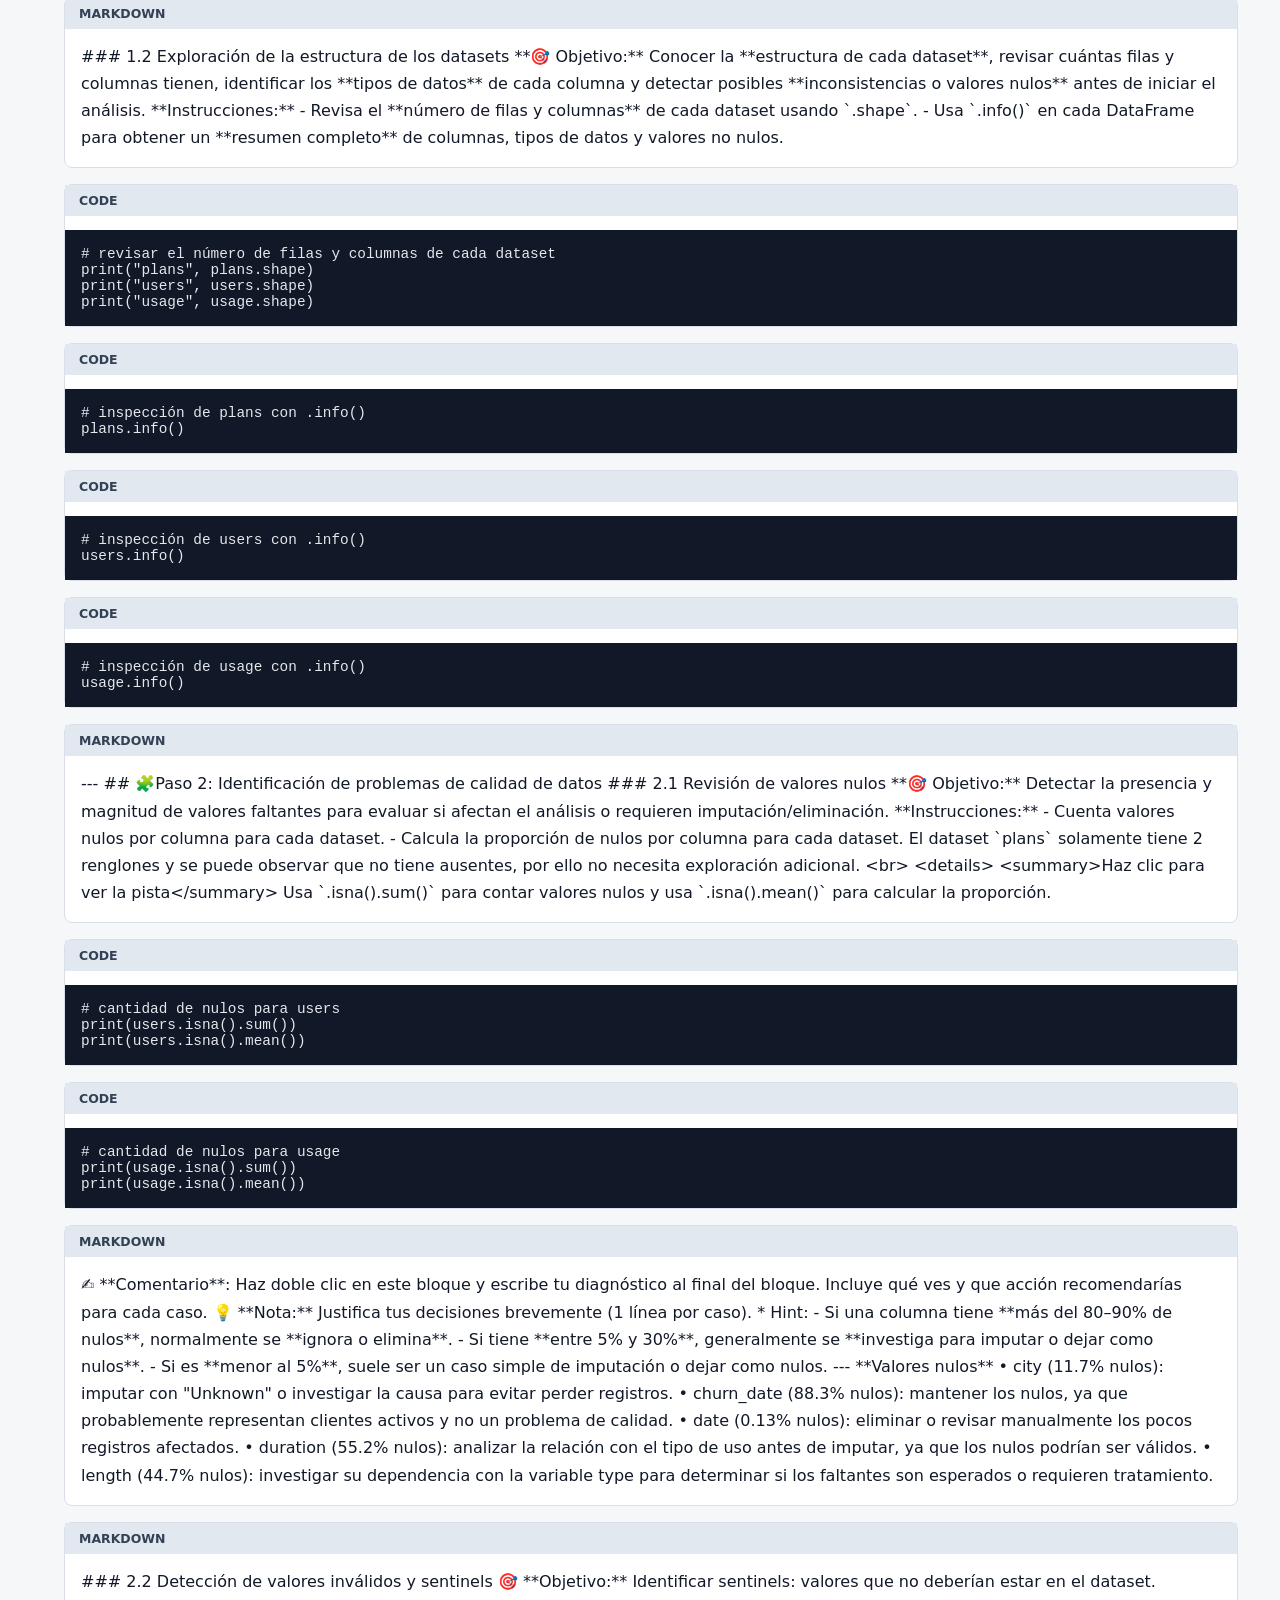
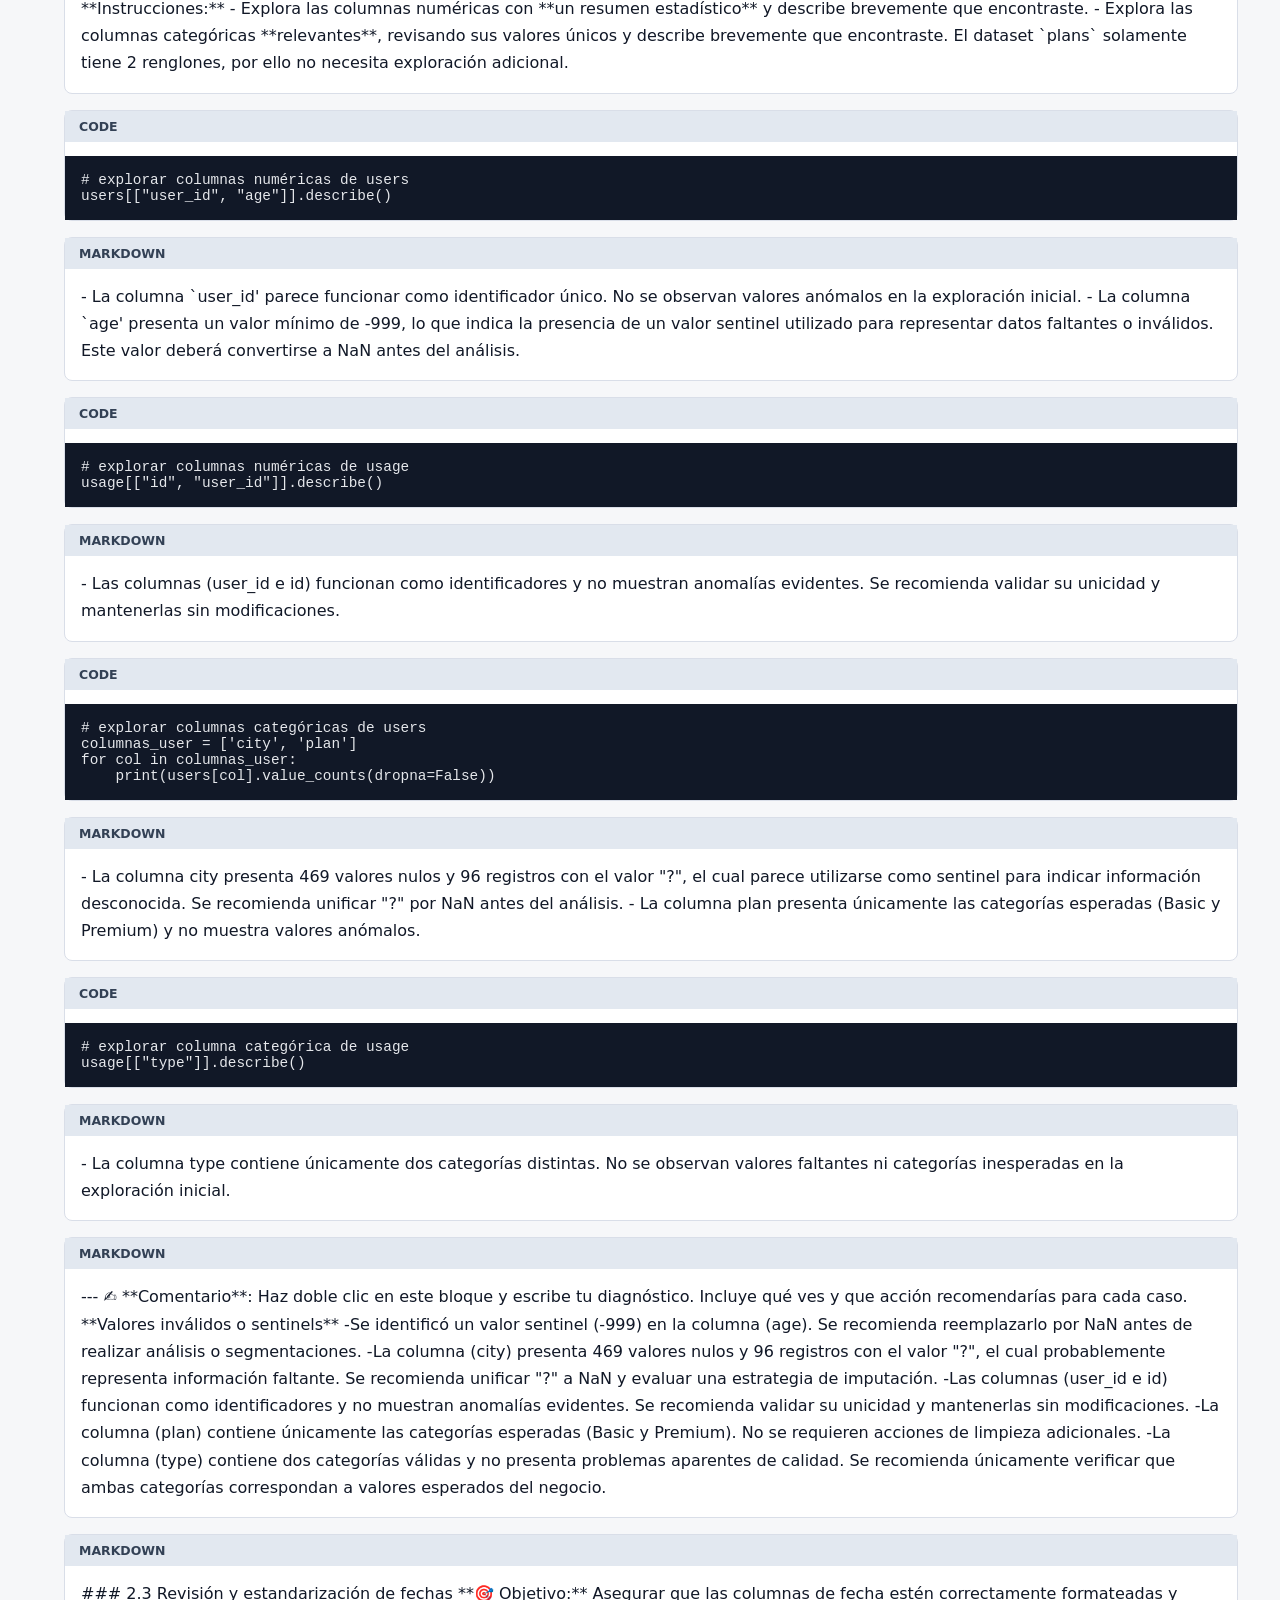
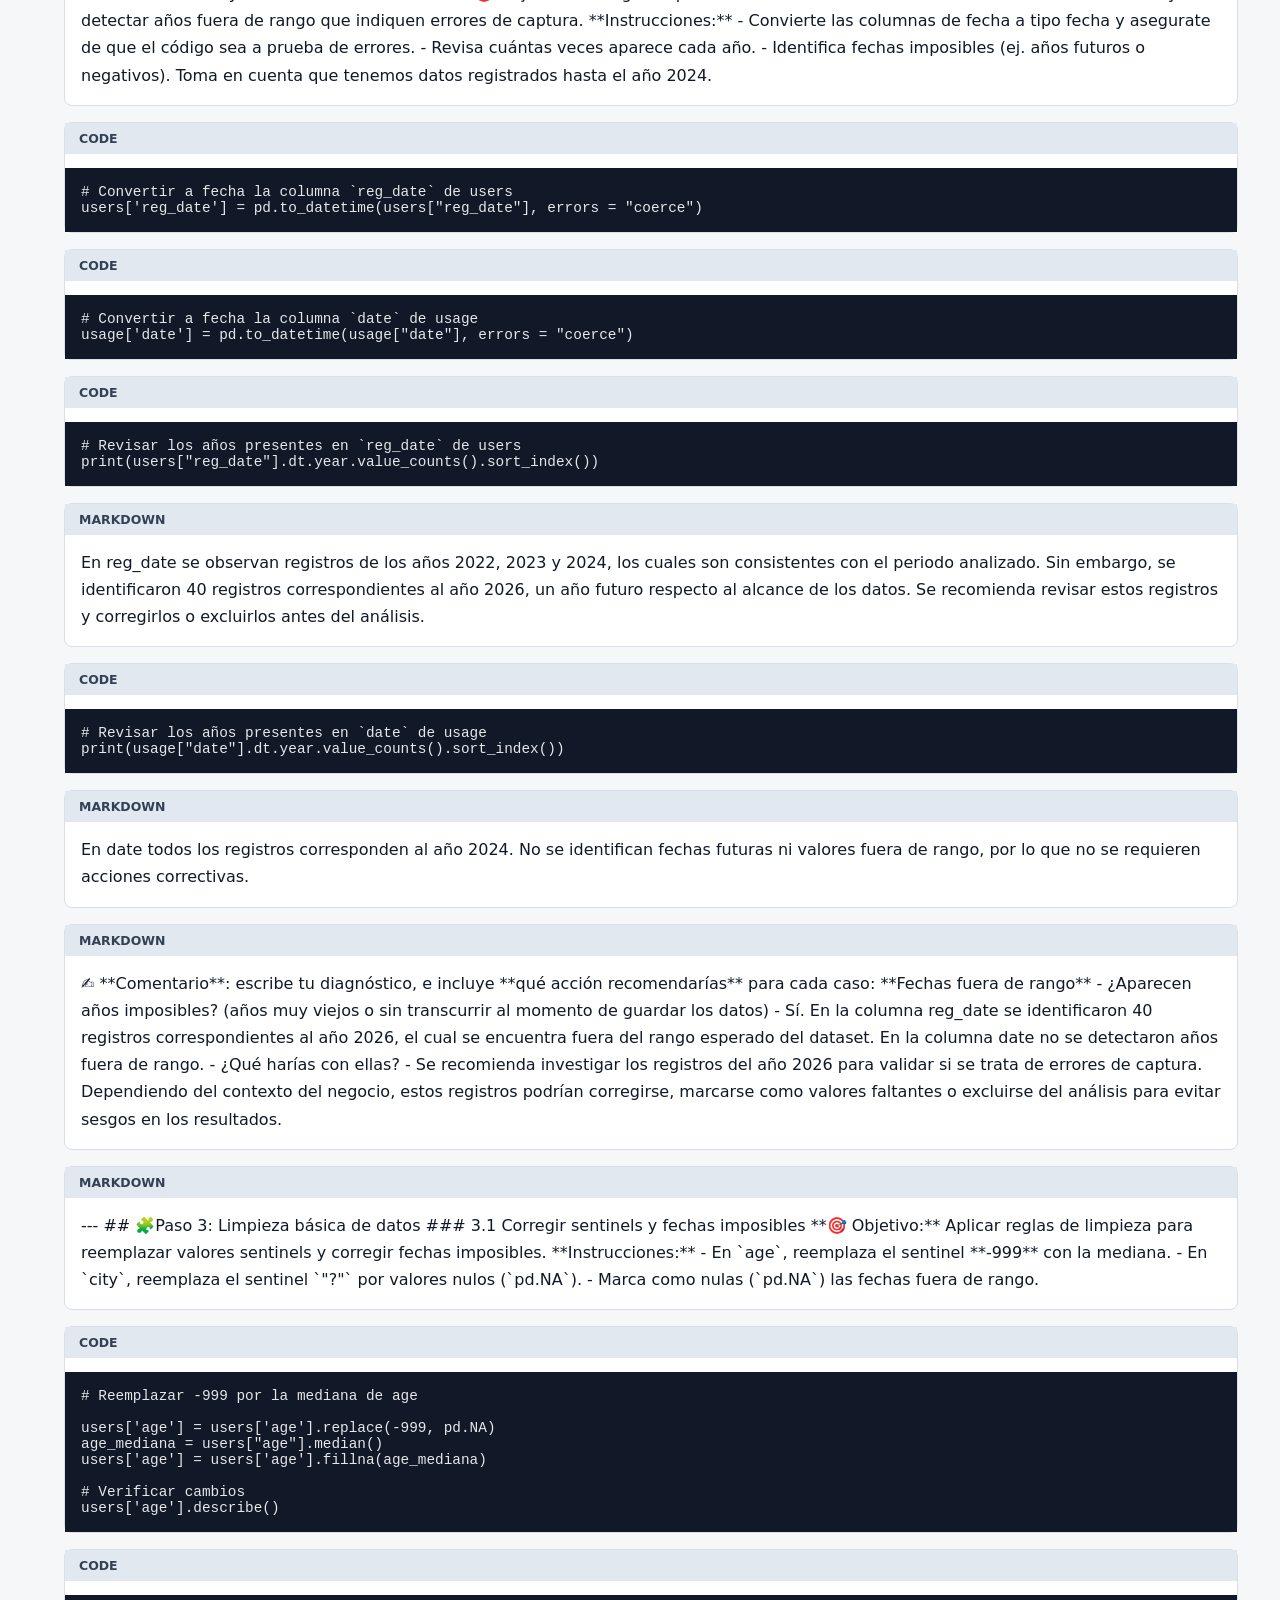
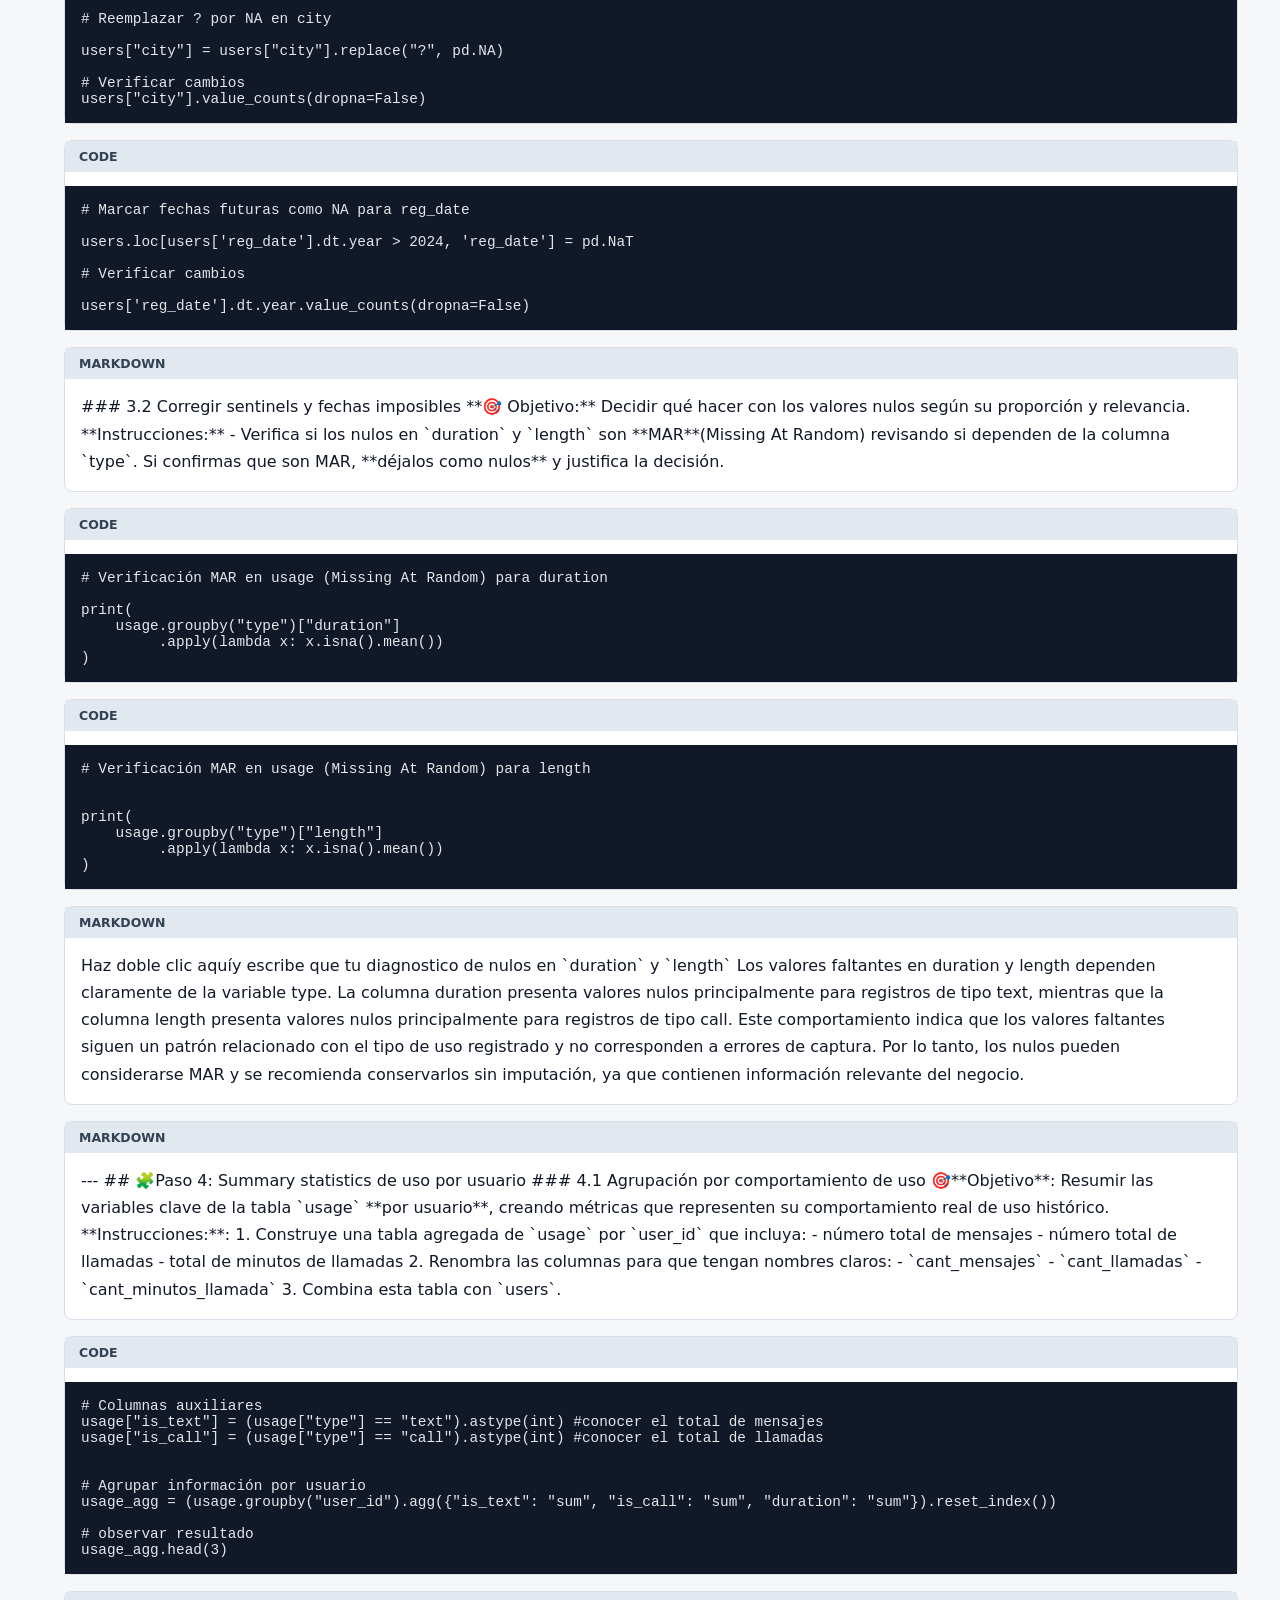
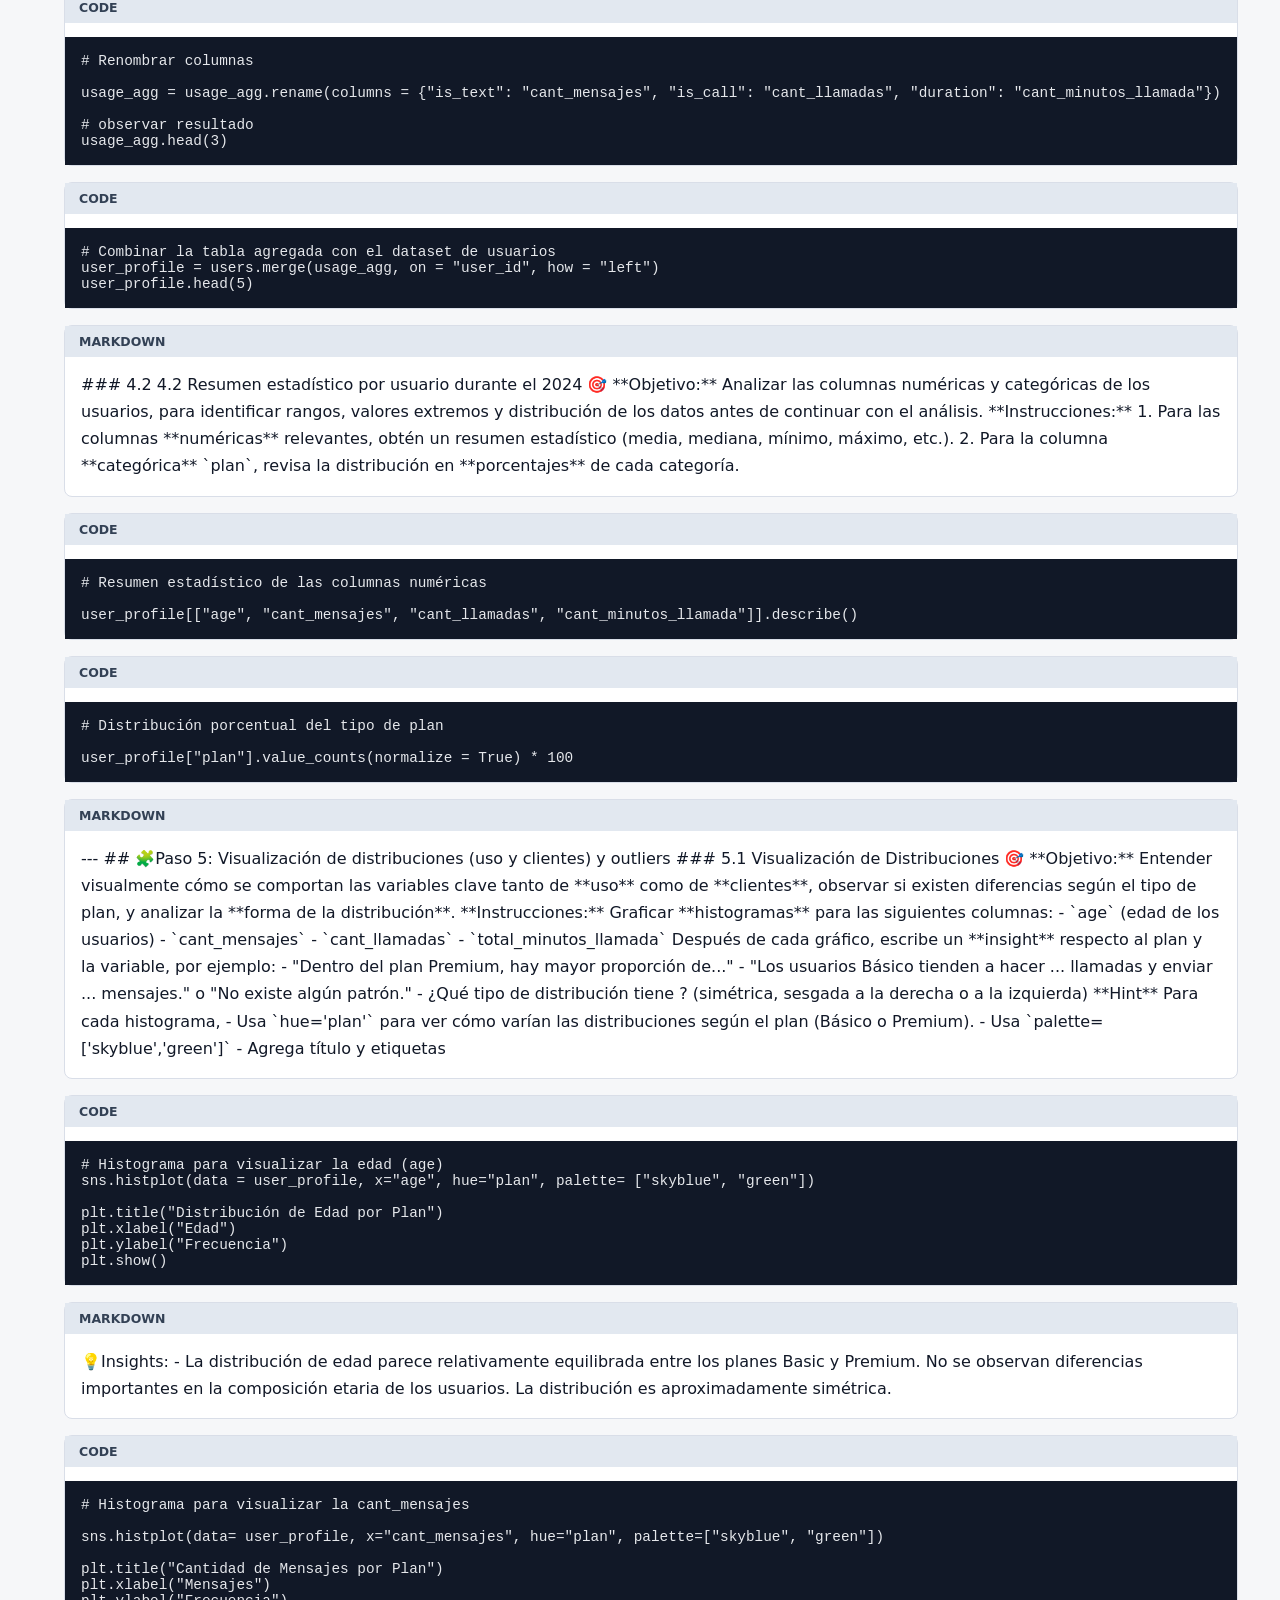
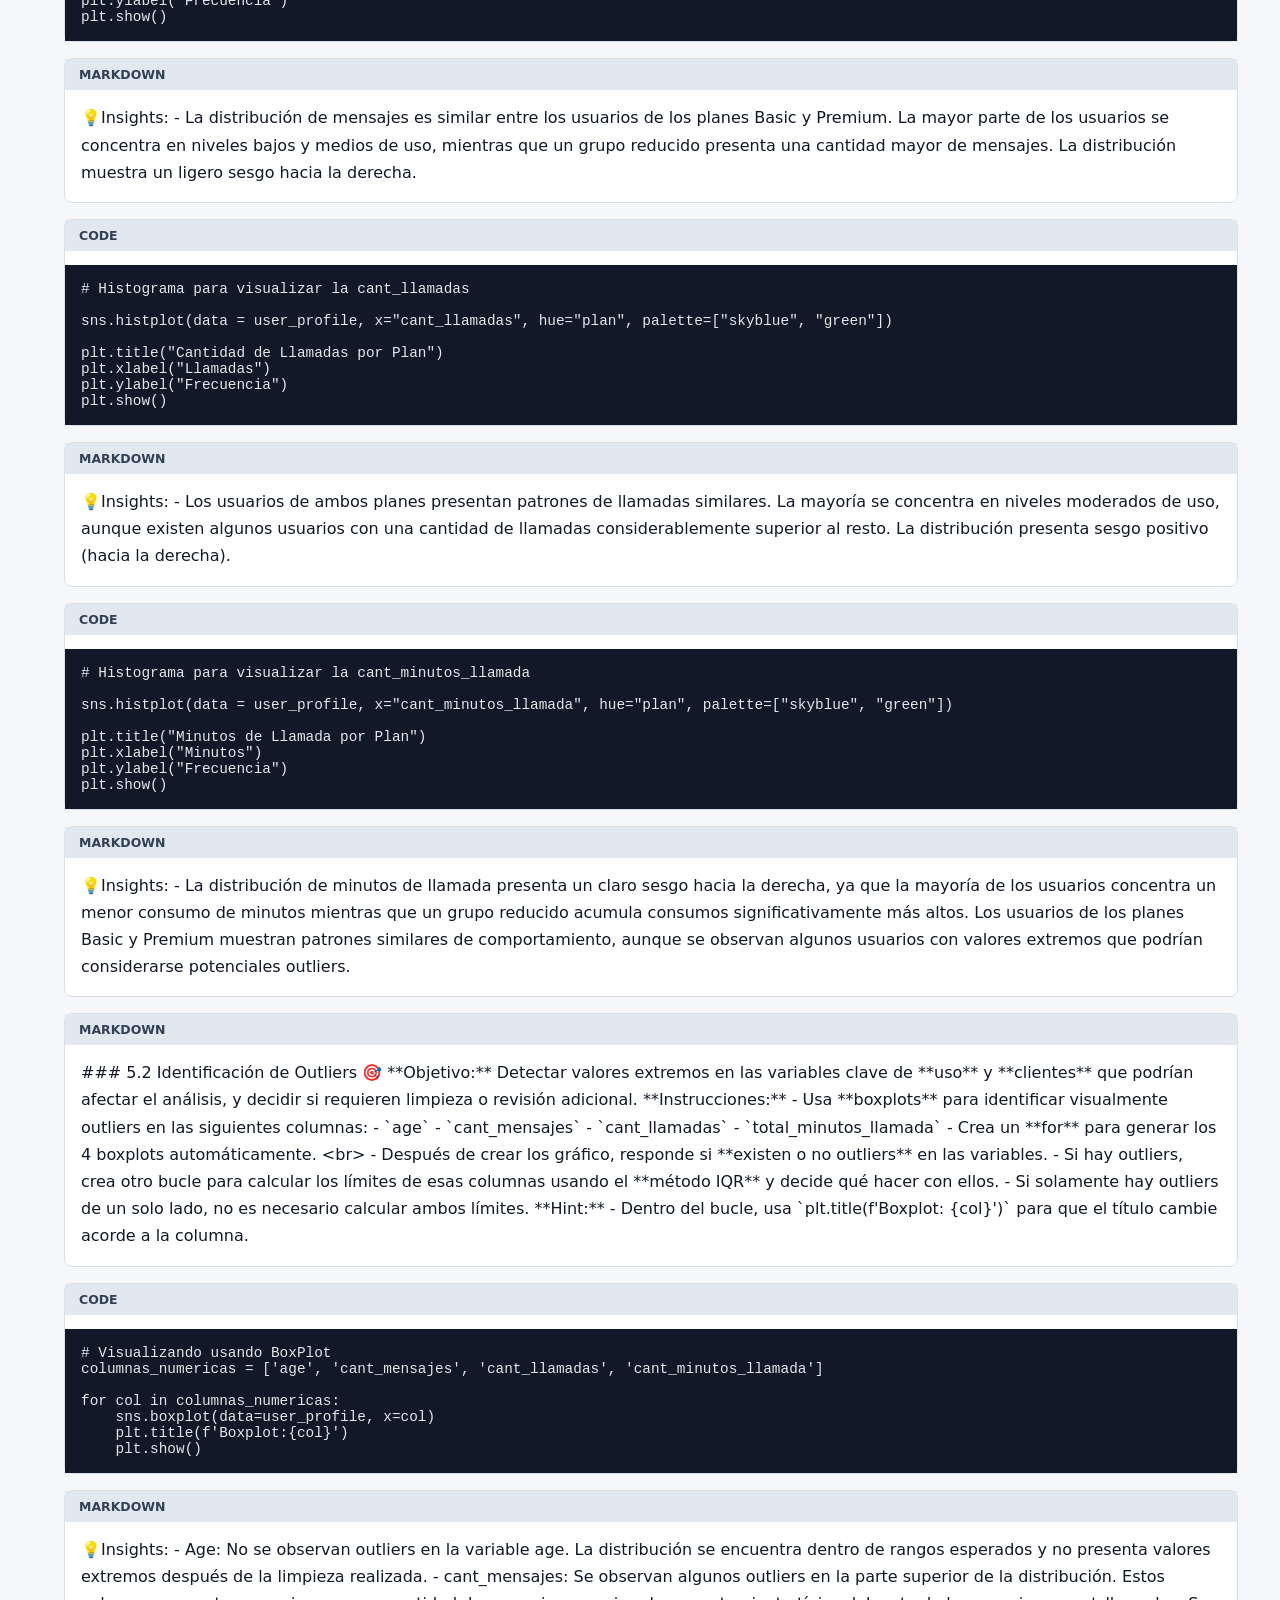
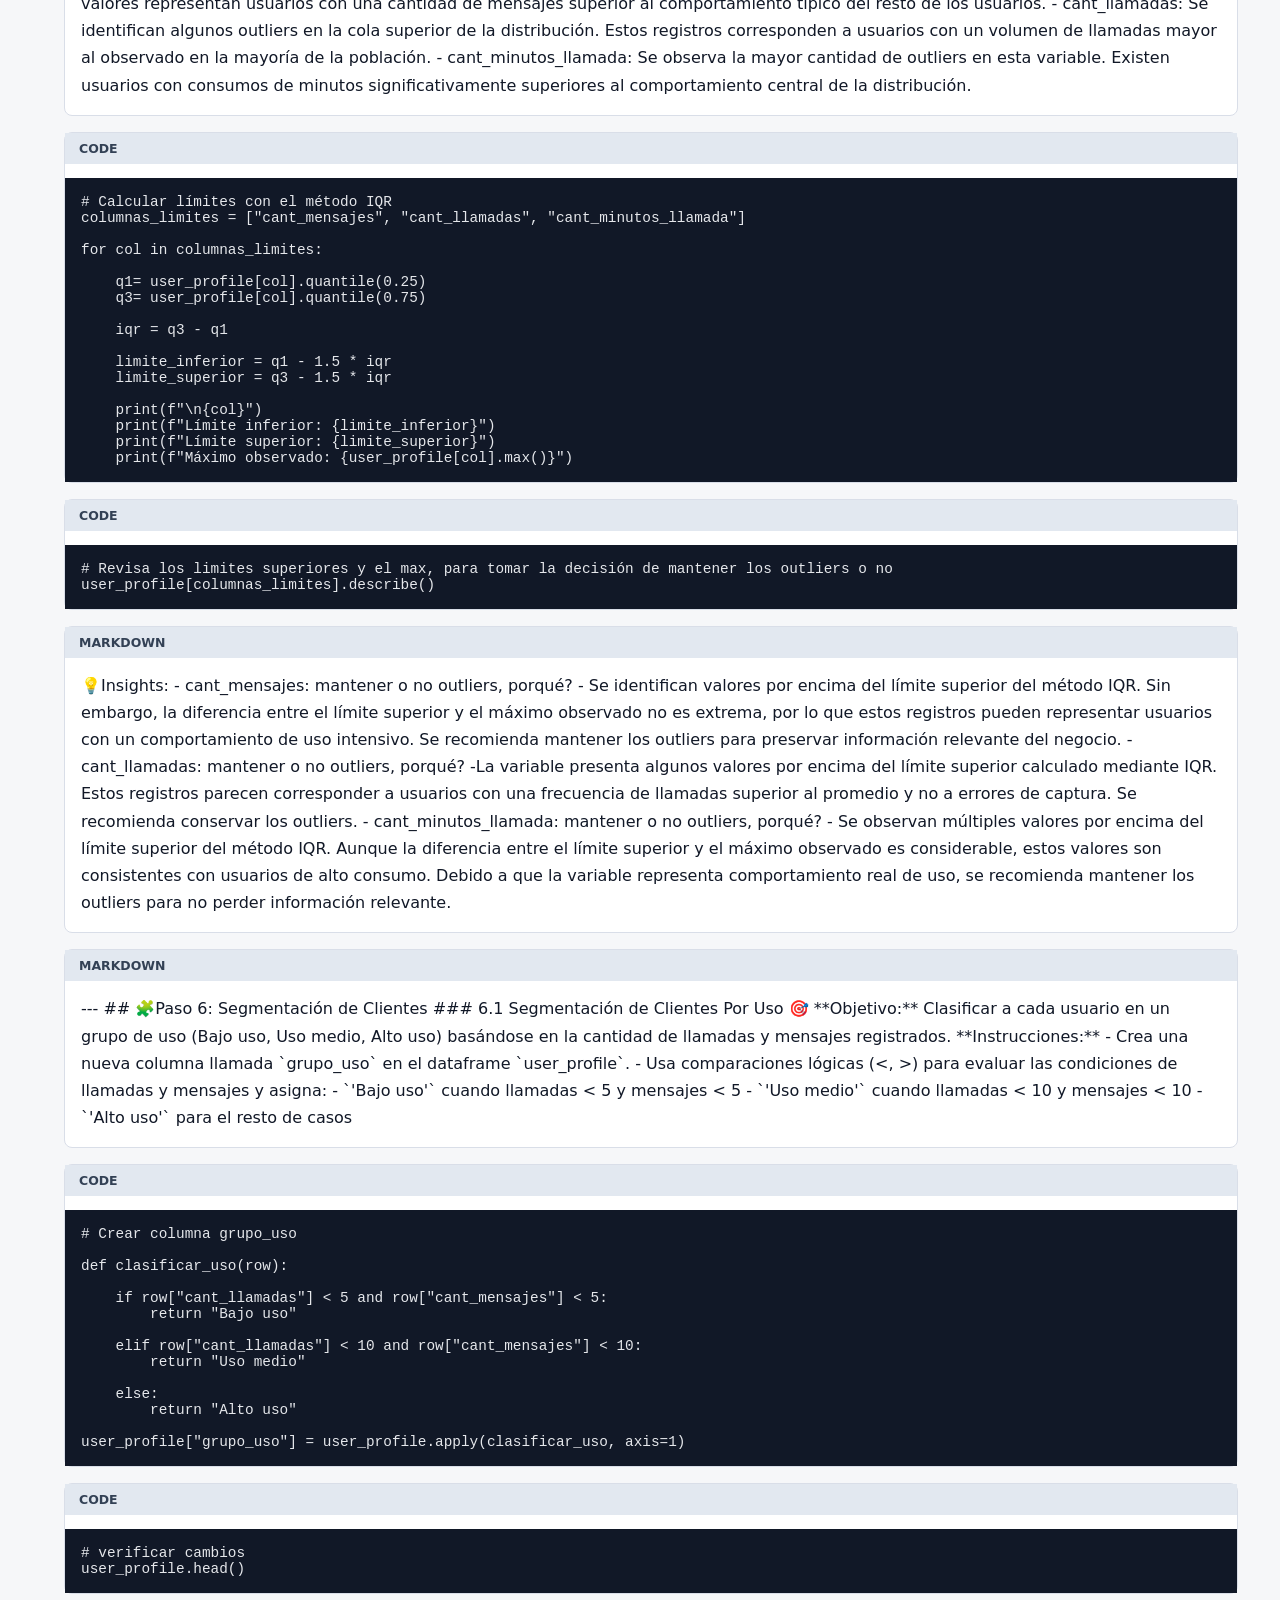
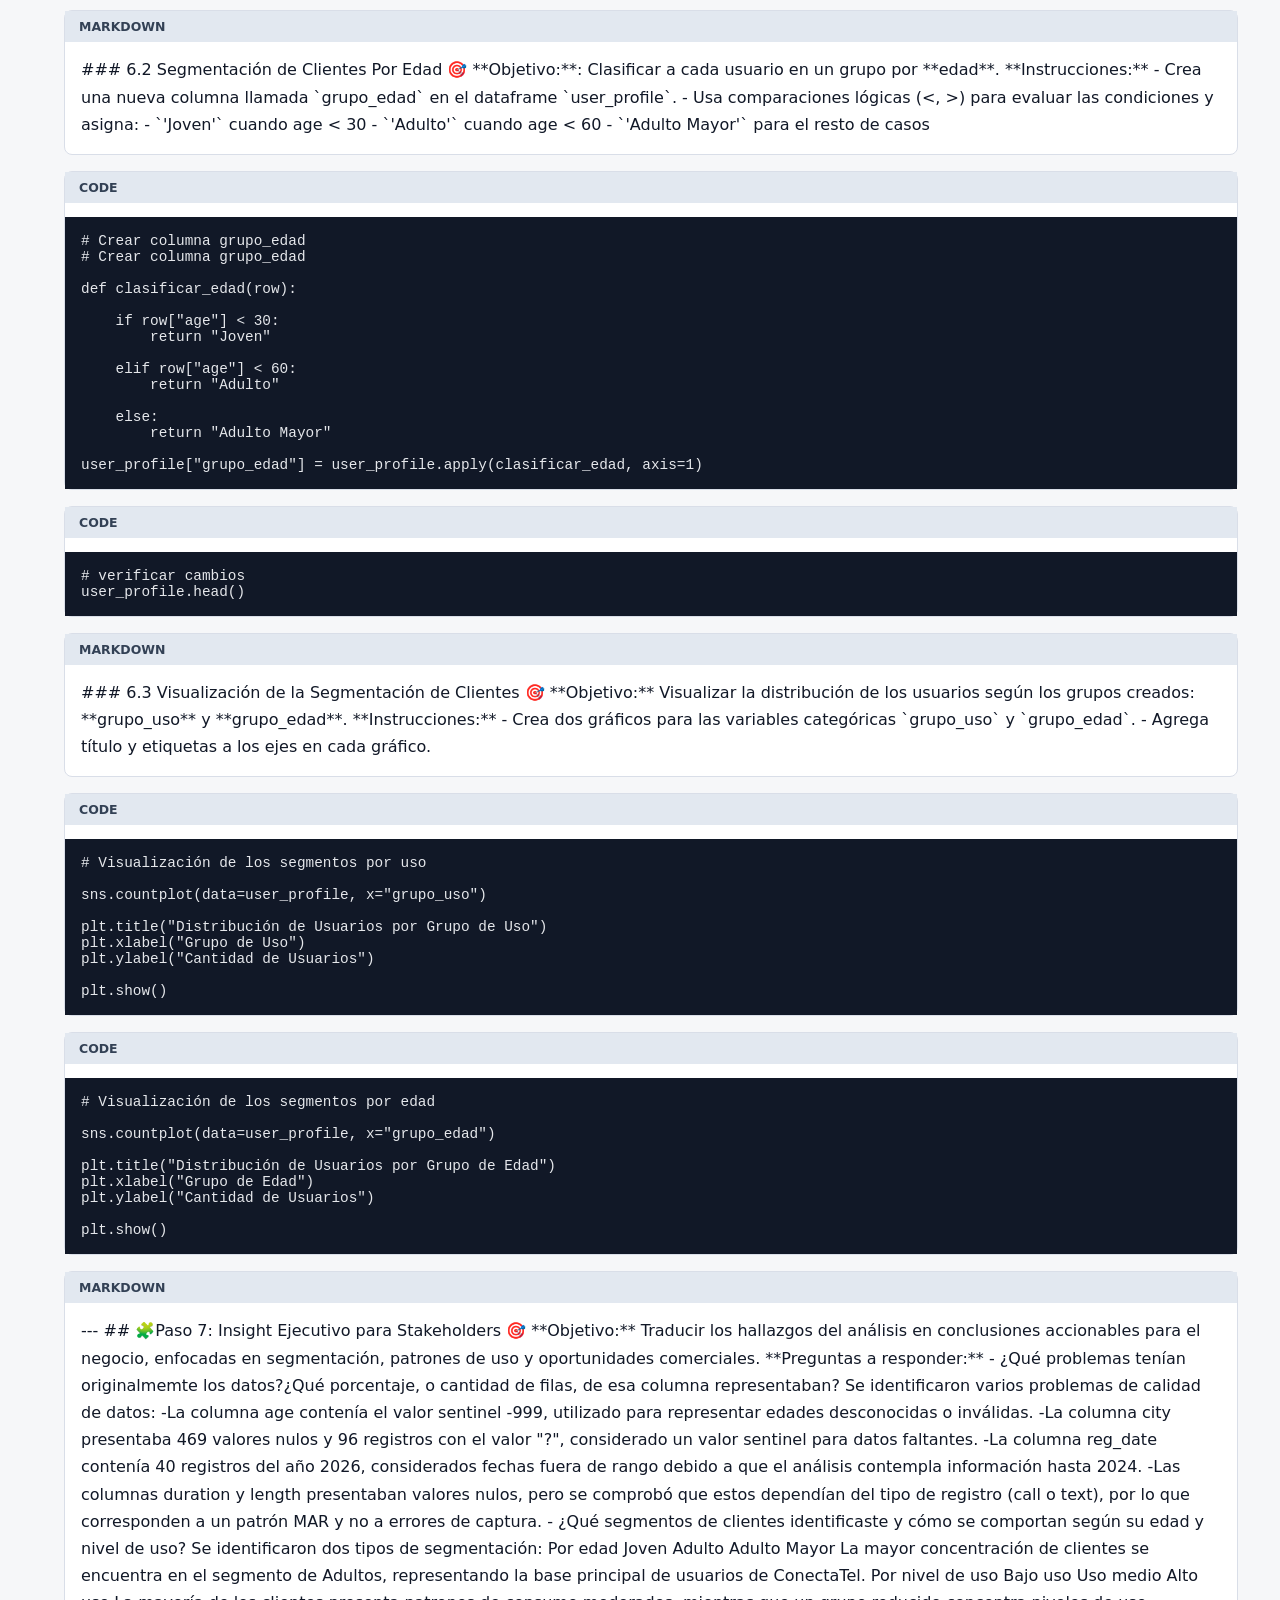
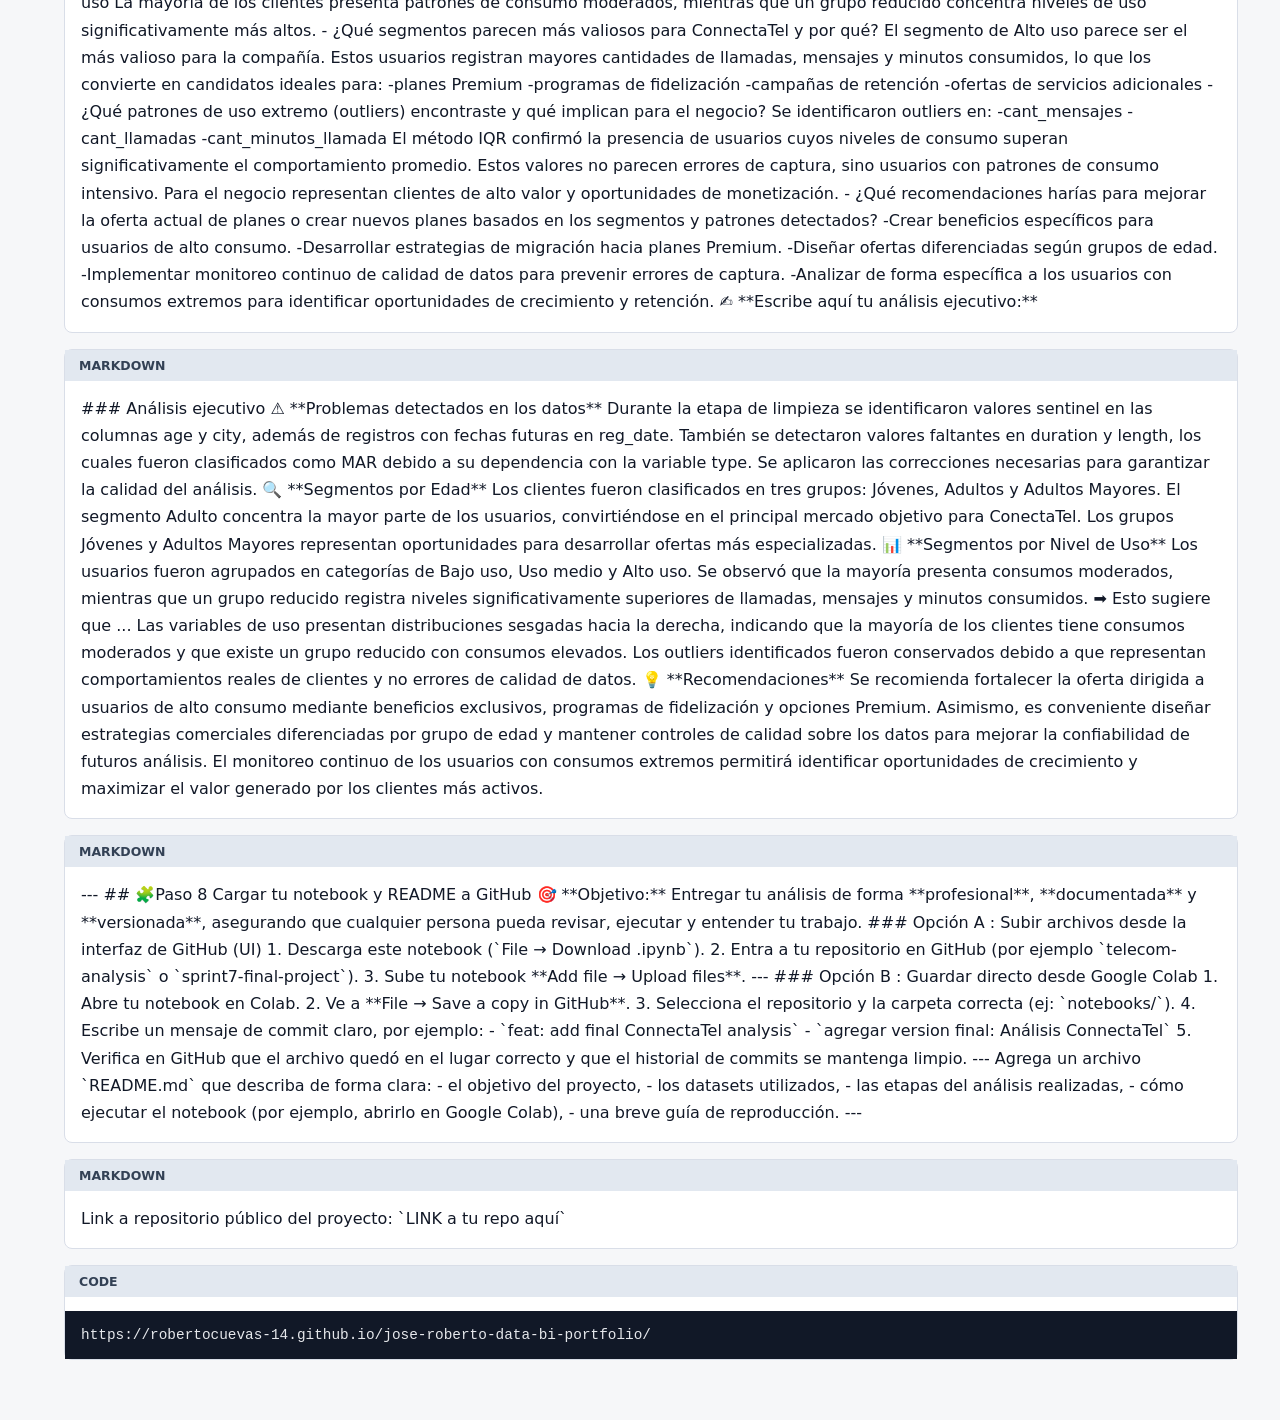
<file: assets/notebooks/connectatel_customer_segmentation.html>
<!doctype html>
<html lang="en">
  <head>
    <meta charset="utf-8">
    <meta name="viewport" content="width=device-width, initial-scale=1">
    <title>ConnectaTel Customer Segmentation Analysis</title>
    <style>
      body { margin: 0; background: #f6f7f9; color: #111827; font-family: Inter, ui-sans-serif, system-ui, -apple-system, BlinkMacSystemFont, "Segoe UI", sans-serif; }
      header { background: #111827; color: white; padding: 34px clamp(20px, 5vw, 70px); }
      header p { color: #cbd5e1; max-width: 900px; }
      main { display: grid; gap: 16px; padding: 28px clamp(20px, 5vw, 70px) 60px; }
      .cell, main > p, main > h1, main > h2, pre { background: white; border: 1px solid #d9dee8; border-radius: 8px; margin: 0; padding: 16px; }
      h1, h2 { margin-top: 8px; }
      .label { background: #e2e8f0; color: #334155; font-size: .78rem; font-weight: 800; margin: -16px -16px 14px; padding: 8px 14px; text-transform: uppercase; }
      .markdown p { line-height: 1.7; margin: 0; }
      pre { background: #111827; color: #e5e7eb; overflow: auto; }
      .code pre { border: 0; border-radius: 0; margin: 0 -16px -16px; }
      code { font-family: Consolas, "Liberation Mono", ui-monospace, monospace; font-size: .9rem; }
      .bullet { padding-left: 28px; }
      .tableline { font-family: Consolas, ui-monospace, monospace; }
    </style>
  </head>
  <body>
    <header><h1>ConnectaTel Customer Segmentation Analysis</h1><p>Notebook HTML view for portfolio review.</p></header>
    <main><section class='cell markdown'><div class='label'>Markdown</div><p># Análisis ConnectaTel Como **analista de datos**, tu objetivo es evaluar el **comportamiento de los clientes** de una empresa de telecomunicaciones en Latinoamérica, ConnectaTel. Trabajaremos con información registrada **hasta el año 2024**, lo cual permitirá analizar el comportamiento del negocio dentro de ese periodo. Para ello trabajarás con tres datasets: - **plans.csv** → información de los planes actuales (precio, minutos incluidos, GB incluidos, costo por extra) - **users.csv** → información de los clientes (edad, ciudad, fecha de registro, plan, churn) - **usage.csv** → detalle del **uso real** de los servicios (llamadas y mensajes) Deberás **explorar**, **limpiar** y **analizar** estos datos para construir un **perfil estadístico** de los clientes, detectar **comportamientos atípicos** y crear **segmentos de clientes**. Este análisis te permitirá **identificar patrones de consumo**, **diseñar estrategias de retención** y **sugerir mejoras en los planes** ofrecidos por la empresa. &gt; 💡 Antes de empezar, recuerda pensar de forma **programática**: ¿qué pasos necesitas? ¿En qué orden? ¿Qué quieres medir y por qué?</p></section><section class='cell markdown'><div class='label'>Markdown</div><p>--- ## 🧩 Paso 1: Cargar y explorar Antes de limpiar o combinar los datos, es necesario **familiarizarte con la estructura de los tres datasets**. En esta etapa, validarás que los archivos se carguen correctamente, conocerás sus columnas y tipos de datos, y detectarás posibles inconsistencias. ### 1.1 Carga de datos y vista rápida **🎯 Objetivo:** Tener los **3 datasets listos en memoria**, entender su contenido y realizar una revisión preliminar. **Instrucciones:** - Importa las librerías necesarias (por ejemplo `pandas`, `seaborn`, `matplotlib.pyplot`) - Carga los archivos CSV usando `pd.read_csv()`: - **`/datasets/plans.csv`** - **`/datasets/users_latam.csv`** - **`/datasets/usage.csv`** - Guarda los DataFrames en las variables: `plans`, `users`, `usage`. - Muestra las primeras filas de cada DataFrame usando `.head()`.</p></section><section class='cell code'><div class='label'>Code</div><pre><code># importar librerías
import pandas as pd
import seaborn as sns
import matplotlib.pyplot as plt</code></pre></section><section class='cell code'><div class='label'>Code</div><pre><code># cargar archivos
plans = pd.read_csv(&#x27;/datasets/plans.csv&#x27;)
users = pd.read_csv(&#x27;/datasets/users_latam.csv&#x27;)
usage = pd.read_csv(&#x27;/datasets/usage.csv&#x27;)</code></pre></section><section class='cell code'><div class='label'>Code</div><pre><code># mostrar las primeras 5 filas de plans
plans.head(5)</code></pre></section><section class='cell code'><div class='label'>Code</div><pre><code># mostrar las primeras 5 filas de users
users.head(5)</code></pre></section><section class='cell code'><div class='label'>Code</div><pre><code># mostrar las primeras 5 filas de usage
usage.head(5)</code></pre></section><section class='cell markdown'><div class='label'>Markdown</div><p>**Tip:** Si no usas `print()` la tabla se vera mejor.</p></section><section class='cell markdown'><div class='label'>Markdown</div><p>### 1.2 Exploración de la estructura de los datasets **🎯 Objetivo:** Conocer la **estructura de cada dataset**, revisar cuántas filas y columnas tienen, identificar los **tipos de datos** de cada columna y detectar posibles **inconsistencias o valores nulos** antes de iniciar el análisis. **Instrucciones:** - Revisa el **número de filas y columnas** de cada dataset usando `.shape`. - Usa `.info()` en cada DataFrame para obtener un **resumen completo** de columnas, tipos de datos y valores no nulos.</p></section><section class='cell code'><div class='label'>Code</div><pre><code># revisar el número de filas y columnas de cada dataset
print(&quot;plans&quot;, plans.shape)
print(&quot;users&quot;, users.shape)
print(&quot;usage&quot;, usage.shape)</code></pre></section><section class='cell code'><div class='label'>Code</div><pre><code># inspección de plans con .info()
plans.info()</code></pre></section><section class='cell code'><div class='label'>Code</div><pre><code># inspección de users con .info()
users.info()</code></pre></section><section class='cell code'><div class='label'>Code</div><pre><code># inspección de usage con .info()
usage.info()</code></pre></section><section class='cell markdown'><div class='label'>Markdown</div><p>--- ## 🧩Paso 2: Identificación de problemas de calidad de datos ### 2.1 Revisión de valores nulos **🎯 Objetivo:** Detectar la presencia y magnitud de valores faltantes para evaluar si afectan el análisis o requieren imputación/eliminación. **Instrucciones:** - Cuenta valores nulos por columna para cada dataset. - Calcula la proporción de nulos por columna para cada dataset. El dataset `plans` solamente tiene 2 renglones y se puede observar que no tiene ausentes, por ello no necesita exploración adicional. &lt;br&gt; &lt;details&gt; &lt;summary&gt;Haz clic para ver la pista&lt;/summary&gt; Usa `.isna().sum()` para contar valores nulos y usa `.isna().mean()` para calcular la proporción.</p></section><section class='cell code'><div class='label'>Code</div><pre><code># cantidad de nulos para users
print(users.isna().sum())
print(users.isna().mean())</code></pre></section><section class='cell code'><div class='label'>Code</div><pre><code># cantidad de nulos para usage
print(usage.isna().sum())
print(usage.isna().mean())</code></pre></section><section class='cell markdown'><div class='label'>Markdown</div><p>✍️ **Comentario**: Haz doble clic en este bloque y escribe tu diagnóstico al final del bloque. Incluye qué ves y que acción recomendarías para cada caso. 💡 **Nota:** Justifica tus decisiones brevemente (1 línea por caso). * Hint: - Si una columna tiene **más del 80–90% de nulos**, normalmente se **ignora o elimina**. - Si tiene **entre 5% y 30%**, generalmente se **investiga para imputar o dejar como nulos**. - Si es **menor al 5%**, suele ser un caso simple de imputación o dejar como nulos. --- **Valores nulos** • city (11.7% nulos): imputar con &quot;Unknown&quot; o investigar la causa para evitar perder registros. • churn_date (88.3% nulos): mantener los nulos, ya que probablemente representan clientes activos y no un problema de calidad. • date (0.13% nulos): eliminar o revisar manualmente los pocos registros afectados. • duration (55.2% nulos): analizar la relación con el tipo de uso antes de imputar, ya que los nulos podrían ser válidos. • length (44.7% nulos): investigar su dependencia con la variable type para determinar si los faltantes son esperados o requieren tratamiento.</p></section><section class='cell markdown'><div class='label'>Markdown</div><p>### 2.2 Detección de valores inválidos y sentinels 🎯 **Objetivo:** Identificar sentinels: valores que no deberían estar en el dataset. **Instrucciones:** - Explora las columnas numéricas con **un resumen estadístico** y describe brevemente que encontraste. - Explora las columnas categóricas **relevantes**, revisando sus valores únicos y describe brevemente que encontraste. El dataset `plans` solamente tiene 2 renglones, por ello no necesita exploración adicional.</p></section><section class='cell code'><div class='label'>Code</div><pre><code># explorar columnas numéricas de users
users[[&quot;user_id&quot;, &quot;age&quot;]].describe()</code></pre></section><section class='cell markdown'><div class='label'>Markdown</div><p>- La columna `user_id&#x27; parece funcionar como identificador único. No se observan valores anómalos en la exploración inicial. - La columna `age&#x27; presenta un valor mínimo de -999, lo que indica la presencia de un valor sentinel utilizado para representar datos faltantes o inválidos. Este valor deberá convertirse a NaN antes del análisis.</p></section><section class='cell code'><div class='label'>Code</div><pre><code># explorar columnas numéricas de usage
usage[[&quot;id&quot;, &quot;user_id&quot;]].describe()</code></pre></section><section class='cell markdown'><div class='label'>Markdown</div><p>- Las columnas (user_id e id) funcionan como identificadores y no muestran anomalías evidentes. Se recomienda validar su unicidad y mantenerlas sin modificaciones.</p></section><section class='cell code'><div class='label'>Code</div><pre><code># explorar columnas categóricas de users
columnas_user = [&#x27;city&#x27;, &#x27;plan&#x27;]
for col in columnas_user:
    print(users[col].value_counts(dropna=False))</code></pre></section><section class='cell markdown'><div class='label'>Markdown</div><p>- La columna city presenta 469 valores nulos y 96 registros con el valor &quot;?&quot;, el cual parece utilizarse como sentinel para indicar información desconocida. Se recomienda unificar &quot;?&quot; por NaN antes del análisis. - La columna plan presenta únicamente las categorías esperadas (Basic y Premium) y no muestra valores anómalos.</p></section><section class='cell code'><div class='label'>Code</div><pre><code># explorar columna categórica de usage
usage[[&quot;type&quot;]].describe()</code></pre></section><section class='cell markdown'><div class='label'>Markdown</div><p>- La columna type contiene únicamente dos categorías distintas. No se observan valores faltantes ni categorías inesperadas en la exploración inicial.</p></section><section class='cell markdown'><div class='label'>Markdown</div><p>--- ✍️ **Comentario**: Haz doble clic en este bloque y escribe tu diagnóstico. Incluye qué ves y que acción recomendarías para cada caso. **Valores inválidos o sentinels** -Se identificó un valor sentinel (-999) en la columna (age). Se recomienda reemplazarlo por NaN antes de realizar análisis o segmentaciones. -La columna (city) presenta 469 valores nulos y 96 registros con el valor &quot;?&quot;, el cual probablemente representa información faltante. Se recomienda unificar &quot;?&quot; a NaN y evaluar una estrategia de imputación. -Las columnas (user_id e id) funcionan como identificadores y no muestran anomalías evidentes. Se recomienda validar su unicidad y mantenerlas sin modificaciones. -La columna (plan) contiene únicamente las categorías esperadas (Basic y Premium). No se requieren acciones de limpieza adicionales. -La columna (type) contiene dos categorías válidas y no presenta problemas aparentes de calidad. Se recomienda únicamente verificar que ambas categorías correspondan a valores esperados del negocio.</p></section><section class='cell markdown'><div class='label'>Markdown</div><p>### 2.3 Revisión y estandarización de fechas **🎯 Objetivo:** Asegurar que las columnas de fecha estén correctamente formateadas y detectar años fuera de rango que indiquen errores de captura. **Instrucciones:** - Convierte las columnas de fecha a tipo fecha y asegurate de que el código sea a prueba de errores. - Revisa cuántas veces aparece cada año. - Identifica fechas imposibles (ej. años futuros o negativos). Toma en cuenta que tenemos datos registrados hasta el año 2024.</p></section><section class='cell code'><div class='label'>Code</div><pre><code># Convertir a fecha la columna `reg_date` de users
users[&#x27;reg_date&#x27;] = pd.to_datetime(users[&quot;reg_date&quot;], errors = &quot;coerce&quot;)</code></pre></section><section class='cell code'><div class='label'>Code</div><pre><code># Convertir a fecha la columna `date` de usage
usage[&#x27;date&#x27;] = pd.to_datetime(usage[&quot;date&quot;], errors = &quot;coerce&quot;)</code></pre></section><section class='cell code'><div class='label'>Code</div><pre><code># Revisar los años presentes en `reg_date` de users
print(users[&quot;reg_date&quot;].dt.year.value_counts().sort_index())</code></pre></section><section class='cell markdown'><div class='label'>Markdown</div><p>En reg_date se observan registros de los años 2022, 2023 y 2024, los cuales son consistentes con el periodo analizado. Sin embargo, se identificaron 40 registros correspondientes al año 2026, un año futuro respecto al alcance de los datos. Se recomienda revisar estos registros y corregirlos o excluirlos antes del análisis.</p></section><section class='cell code'><div class='label'>Code</div><pre><code># Revisar los años presentes en `date` de usage
print(usage[&quot;date&quot;].dt.year.value_counts().sort_index())</code></pre></section><section class='cell markdown'><div class='label'>Markdown</div><p>En date todos los registros corresponden al año 2024. No se identifican fechas futuras ni valores fuera de rango, por lo que no se requieren acciones correctivas.</p></section><section class='cell markdown'><div class='label'>Markdown</div><p>✍️ **Comentario**: escribe tu diagnóstico, e incluye **qué acción recomendarías** para cada caso: **Fechas fuera de rango** - ¿Aparecen años imposibles? (años muy viejos o sin transcurrir al momento de guardar los datos) - Sí. En la columna reg_date se identificaron 40 registros correspondientes al año 2026, el cual se encuentra fuera del rango esperado del dataset. En la columna date no se detectaron años fuera de rango. - ¿Qué harías con ellas? - Se recomienda investigar los registros del año 2026 para validar si se trata de errores de captura. Dependiendo del contexto del negocio, estos registros podrían corregirse, marcarse como valores faltantes o excluirse del análisis para evitar sesgos en los resultados.</p></section><section class='cell markdown'><div class='label'>Markdown</div><p>--- ## 🧩Paso 3: Limpieza básica de datos ### 3.1 Corregir sentinels y fechas imposibles **🎯 Objetivo:** Aplicar reglas de limpieza para reemplazar valores sentinels y corregir fechas imposibles. **Instrucciones:** - En `age`, reemplaza el sentinel **-999** con la mediana. - En `city`, reemplaza el sentinel `&quot;?&quot;` por valores nulos (`pd.NA`). - Marca como nulas (`pd.NA`) las fechas fuera de rango.</p></section><section class='cell code'><div class='label'>Code</div><pre><code># Reemplazar -999 por la mediana de age

users[&#x27;age&#x27;] = users[&#x27;age&#x27;].replace(-999, pd.NA)
age_mediana = users[&quot;age&quot;].median()
users[&#x27;age&#x27;] = users[&#x27;age&#x27;].fillna(age_mediana)

# Verificar cambios
users[&#x27;age&#x27;].describe()</code></pre></section><section class='cell code'><div class='label'>Code</div><pre><code># Reemplazar ? por NA en city

users[&quot;city&quot;] = users[&quot;city&quot;].replace(&quot;?&quot;, pd.NA)

# Verificar cambios
users[&quot;city&quot;].value_counts(dropna=False)</code></pre></section><section class='cell code'><div class='label'>Code</div><pre><code># Marcar fechas futuras como NA para reg_date

users.loc[users[&#x27;reg_date&#x27;].dt.year &gt; 2024, &#x27;reg_date&#x27;] = pd.NaT

# Verificar cambios

users[&#x27;reg_date&#x27;].dt.year.value_counts(dropna=False)</code></pre></section><section class='cell markdown'><div class='label'>Markdown</div><p>### 3.2 Corregir sentinels y fechas imposibles **🎯 Objetivo:** Decidir qué hacer con los valores nulos según su proporción y relevancia. **Instrucciones:** - Verifica si los nulos en `duration` y `length` son **MAR**(Missing At Random) revisando si dependen de la columna `type`. Si confirmas que son MAR, **déjalos como nulos** y justifica la decisión.</p></section><section class='cell code'><div class='label'>Code</div><pre><code># Verificación MAR en usage (Missing At Random) para duration

print(
    usage.groupby(&quot;type&quot;)[&quot;duration&quot;]
         .apply(lambda x: x.isna().mean())
)</code></pre></section><section class='cell code'><div class='label'>Code</div><pre><code># Verificación MAR en usage (Missing At Random) para length


print(
    usage.groupby(&quot;type&quot;)[&quot;length&quot;]
         .apply(lambda x: x.isna().mean())
)</code></pre></section><section class='cell markdown'><div class='label'>Markdown</div><p>Haz doble clic aquíy escribe que tu diagnostico de nulos en `duration` y `length` Los valores faltantes en duration y length dependen claramente de la variable type. La columna duration presenta valores nulos principalmente para registros de tipo text, mientras que la columna length presenta valores nulos principalmente para registros de tipo call. Este comportamiento indica que los valores faltantes siguen un patrón relacionado con el tipo de uso registrado y no corresponden a errores de captura. Por lo tanto, los nulos pueden considerarse MAR y se recomienda conservarlos sin imputación, ya que contienen información relevante del negocio.</p></section><section class='cell markdown'><div class='label'>Markdown</div><p>--- ## 🧩Paso 4: Summary statistics de uso por usuario ### 4.1 Agrupación por comportamiento de uso 🎯**Objetivo**: Resumir las variables clave de la tabla `usage` **por usuario**, creando métricas que representen su comportamiento real de uso histórico. **Instrucciones:**: 1. Construye una tabla agregada de `usage` por `user_id` que incluya: - número total de mensajes - número total de llamadas - total de minutos de llamadas 2. Renombra las columnas para que tengan nombres claros: - `cant_mensajes` - `cant_llamadas` - `cant_minutos_llamada` 3. Combina esta tabla con `users`.</p></section><section class='cell code'><div class='label'>Code</div><pre><code># Columnas auxiliares
usage[&quot;is_text&quot;] = (usage[&quot;type&quot;] == &quot;text&quot;).astype(int) #conocer el total de mensajes
usage[&quot;is_call&quot;] = (usage[&quot;type&quot;] == &quot;call&quot;).astype(int) #conocer el total de llamadas


# Agrupar información por usuario
usage_agg = (usage.groupby(&quot;user_id&quot;).agg({&quot;is_text&quot;: &quot;sum&quot;, &quot;is_call&quot;: &quot;sum&quot;, &quot;duration&quot;: &quot;sum&quot;}).reset_index())

# observar resultado
usage_agg.head(3)</code></pre></section><section class='cell code'><div class='label'>Code</div><pre><code># Renombrar columnas

usage_agg = usage_agg.rename(columns = {&quot;is_text&quot;: &quot;cant_mensajes&quot;, &quot;is_call&quot;: &quot;cant_llamadas&quot;, &quot;duration&quot;: &quot;cant_minutos_llamada&quot;})

# observar resultado
usage_agg.head(3)</code></pre></section><section class='cell code'><div class='label'>Code</div><pre><code># Combinar la tabla agregada con el dataset de usuarios
user_profile = users.merge(usage_agg, on = &quot;user_id&quot;, how = &quot;left&quot;)
user_profile.head(5)</code></pre></section><section class='cell markdown'><div class='label'>Markdown</div><p>### 4.2 4.2 Resumen estadístico por usuario durante el 2024 🎯 **Objetivo:** Analizar las columnas numéricas y categóricas de los usuarios, para identificar rangos, valores extremos y distribución de los datos antes de continuar con el análisis. **Instrucciones:** 1. Para las columnas **numéricas** relevantes, obtén un resumen estadístico (media, mediana, mínimo, máximo, etc.). 2. Para la columna **categórica** `plan`, revisa la distribución en **porcentajes** de cada categoría.</p></section><section class='cell code'><div class='label'>Code</div><pre><code># Resumen estadístico de las columnas numéricas

user_profile[[&quot;age&quot;, &quot;cant_mensajes&quot;, &quot;cant_llamadas&quot;, &quot;cant_minutos_llamada&quot;]].describe()</code></pre></section><section class='cell code'><div class='label'>Code</div><pre><code># Distribución porcentual del tipo de plan

user_profile[&quot;plan&quot;].value_counts(normalize = True) * 100</code></pre></section><section class='cell markdown'><div class='label'>Markdown</div><p>--- ## 🧩Paso 5: Visualización de distribuciones (uso y clientes) y outliers ### 5.1 Visualización de Distribuciones 🎯 **Objetivo:** Entender visualmente cómo se comportan las variables clave tanto de **uso** como de **clientes**, observar si existen diferencias según el tipo de plan, y analizar la **forma de la distribución**. **Instrucciones:** Graficar **histogramas** para las siguientes columnas: - `age` (edad de los usuarios) - `cant_mensajes` - `cant_llamadas` - `total_minutos_llamada` Después de cada gráfico, escribe un **insight** respecto al plan y la variable, por ejemplo: - &quot;Dentro del plan Premium, hay mayor proporción de...&quot; - &quot;Los usuarios Básico tienden a hacer ... llamadas y enviar ... mensajes.&quot; o &quot;No existe algún patrón.&quot; - ¿Qué tipo de distribución tiene ? (simétrica, sesgada a la derecha o a la izquierda) **Hint** Para cada histograma, - Usa `hue=&#x27;plan&#x27;` para ver cómo varían las distribuciones según el plan (Básico o Premium). - Usa `palette=[&#x27;skyblue&#x27;,&#x27;green&#x27;]` - Agrega título y etiquetas</p></section><section class='cell code'><div class='label'>Code</div><pre><code># Histograma para visualizar la edad (age)
sns.histplot(data = user_profile, x=&quot;age&quot;, hue=&quot;plan&quot;, palette= [&quot;skyblue&quot;, &quot;green&quot;])

plt.title(&quot;Distribución de Edad por Plan&quot;)
plt.xlabel(&quot;Edad&quot;)
plt.ylabel(&quot;Frecuencia&quot;)
plt.show()</code></pre></section><section class='cell markdown'><div class='label'>Markdown</div><p>💡Insights: - La distribución de edad parece relativamente equilibrada entre los planes Basic y Premium. No se observan diferencias importantes en la composición etaria de los usuarios. La distribución es aproximadamente simétrica.</p></section><section class='cell code'><div class='label'>Code</div><pre><code># Histograma para visualizar la cant_mensajes

sns.histplot(data= user_profile, x=&quot;cant_mensajes&quot;, hue=&quot;plan&quot;, palette=[&quot;skyblue&quot;, &quot;green&quot;])

plt.title(&quot;Cantidad de Mensajes por Plan&quot;)
plt.xlabel(&quot;Mensajes&quot;)
plt.ylabel(&quot;Frecuencia&quot;)
plt.show()</code></pre></section><section class='cell markdown'><div class='label'>Markdown</div><p>💡Insights: - La distribución de mensajes es similar entre los usuarios de los planes Basic y Premium. La mayor parte de los usuarios se concentra en niveles bajos y medios de uso, mientras que un grupo reducido presenta una cantidad mayor de mensajes. La distribución muestra un ligero sesgo hacia la derecha.</p></section><section class='cell code'><div class='label'>Code</div><pre><code># Histograma para visualizar la cant_llamadas

sns.histplot(data = user_profile, x=&quot;cant_llamadas&quot;, hue=&quot;plan&quot;, palette=[&quot;skyblue&quot;, &quot;green&quot;])

plt.title(&quot;Cantidad de Llamadas por Plan&quot;)
plt.xlabel(&quot;Llamadas&quot;)
plt.ylabel(&quot;Frecuencia&quot;)
plt.show()</code></pre></section><section class='cell markdown'><div class='label'>Markdown</div><p>💡Insights: - Los usuarios de ambos planes presentan patrones de llamadas similares. La mayoría se concentra en niveles moderados de uso, aunque existen algunos usuarios con una cantidad de llamadas considerablemente superior al resto. La distribución presenta sesgo positivo (hacia la derecha).</p></section><section class='cell code'><div class='label'>Code</div><pre><code># Histograma para visualizar la cant_minutos_llamada

sns.histplot(data = user_profile, x=&quot;cant_minutos_llamada&quot;, hue=&quot;plan&quot;, palette=[&quot;skyblue&quot;, &quot;green&quot;])

plt.title(&quot;Minutos de Llamada por Plan&quot;)
plt.xlabel(&quot;Minutos&quot;)
plt.ylabel(&quot;Frecuencia&quot;)
plt.show()</code></pre></section><section class='cell markdown'><div class='label'>Markdown</div><p>💡Insights: - La distribución de minutos de llamada presenta un claro sesgo hacia la derecha, ya que la mayoría de los usuarios concentra un menor consumo de minutos mientras que un grupo reducido acumula consumos significativamente más altos. Los usuarios de los planes Basic y Premium muestran patrones similares de comportamiento, aunque se observan algunos usuarios con valores extremos que podrían considerarse potenciales outliers.</p></section><section class='cell markdown'><div class='label'>Markdown</div><p>### 5.2 Identificación de Outliers 🎯 **Objetivo:** Detectar valores extremos en las variables clave de **uso** y **clientes** que podrían afectar el análisis, y decidir si requieren limpieza o revisión adicional. **Instrucciones:** - Usa **boxplots** para identificar visualmente outliers en las siguientes columnas: - `age` - `cant_mensajes` - `cant_llamadas` - `total_minutos_llamada` - Crea un **for** para generar los 4 boxplots automáticamente. &lt;br&gt; - Después de crear los gráfico, responde si **existen o no outliers** en las variables. - Si hay outliers, crea otro bucle para calcular los límites de esas columnas usando el **método IQR** y decide qué hacer con ellos. - Si solamente hay outliers de un solo lado, no es necesario calcular ambos límites. **Hint:** - Dentro del bucle, usa `plt.title(f&#x27;Boxplot: {col}&#x27;)` para que el título cambie acorde a la columna.</p></section><section class='cell code'><div class='label'>Code</div><pre><code># Visualizando usando BoxPlot 
columnas_numericas = [&#x27;age&#x27;, &#x27;cant_mensajes&#x27;, &#x27;cant_llamadas&#x27;, &#x27;cant_minutos_llamada&#x27;]

for col in columnas_numericas:
    sns.boxplot(data=user_profile, x=col)
    plt.title(f&#x27;Boxplot:{col}&#x27;)
    plt.show()</code></pre></section><section class='cell markdown'><div class='label'>Markdown</div><p>💡Insights: - Age: No se observan outliers en la variable age. La distribución se encuentra dentro de rangos esperados y no presenta valores extremos después de la limpieza realizada. - cant_mensajes: Se observan algunos outliers en la parte superior de la distribución. Estos valores representan usuarios con una cantidad de mensajes superior al comportamiento típico del resto de los usuarios. - cant_llamadas: Se identifican algunos outliers en la cola superior de la distribución. Estos registros corresponden a usuarios con un volumen de llamadas mayor al observado en la mayoría de la población. - cant_minutos_llamada: Se observa la mayor cantidad de outliers en esta variable. Existen usuarios con consumos de minutos significativamente superiores al comportamiento central de la distribución.</p></section><section class='cell code'><div class='label'>Code</div><pre><code># Calcular límites con el método IQR
columnas_limites = [&quot;cant_mensajes&quot;, &quot;cant_llamadas&quot;, &quot;cant_minutos_llamada&quot;]

for col in columnas_limites:

    q1= user_profile[col].quantile(0.25)
    q3= user_profile[col].quantile(0.75)

    iqr = q3 - q1

    limite_inferior = q1 - 1.5 * iqr
    limite_superior = q3 - 1.5 * iqr

    print(f&quot;\n{col}&quot;)
    print(f&quot;Límite inferior: {limite_inferior}&quot;)
    print(f&quot;Límite superior: {limite_superior}&quot;)
    print(f&quot;Máximo observado: {user_profile[col].max()}&quot;)</code></pre></section><section class='cell code'><div class='label'>Code</div><pre><code># Revisa los limites superiores y el max, para tomar la decisión de mantener los outliers o no
user_profile[columnas_limites].describe()</code></pre></section><section class='cell markdown'><div class='label'>Markdown</div><p>💡Insights: - cant_mensajes: mantener o no outliers, porqué? - Se identifican valores por encima del límite superior del método IQR. Sin embargo, la diferencia entre el límite superior y el máximo observado no es extrema, por lo que estos registros pueden representar usuarios con un comportamiento de uso intensivo. Se recomienda mantener los outliers para preservar información relevante del negocio. - cant_llamadas: mantener o no outliers, porqué? -La variable presenta algunos valores por encima del límite superior calculado mediante IQR. Estos registros parecen corresponder a usuarios con una frecuencia de llamadas superior al promedio y no a errores de captura. Se recomienda conservar los outliers. - cant_minutos_llamada: mantener o no outliers, porqué? - Se observan múltiples valores por encima del límite superior del método IQR. Aunque la diferencia entre el límite superior y el máximo observado es considerable, estos valores son consistentes con usuarios de alto consumo. Debido a que la variable representa comportamiento real de uso, se recomienda mantener los outliers para no perder información relevante.</p></section><section class='cell markdown'><div class='label'>Markdown</div><p>--- ## 🧩Paso 6: Segmentación de Clientes ### 6.1 Segmentación de Clientes Por Uso 🎯 **Objetivo:** Clasificar a cada usuario en un grupo de uso (Bajo uso, Uso medio, Alto uso) basándose en la cantidad de llamadas y mensajes registrados. **Instrucciones:** - Crea una nueva columna llamada `grupo_uso` en el dataframe `user_profile`. - Usa comparaciones lógicas (&lt;, &gt;) para evaluar las condiciones de llamadas y mensajes y asigna: - `&#x27;Bajo uso&#x27;` cuando llamadas &lt; 5 y mensajes &lt; 5 - `&#x27;Uso medio&#x27;` cuando llamadas &lt; 10 y mensajes &lt; 10 - `&#x27;Alto uso&#x27;` para el resto de casos</p></section><section class='cell code'><div class='label'>Code</div><pre><code># Crear columna grupo_uso

def clasificar_uso(row):

    if row[&quot;cant_llamadas&quot;] &lt; 5 and row[&quot;cant_mensajes&quot;] &lt; 5:
        return &quot;Bajo uso&quot;

    elif row[&quot;cant_llamadas&quot;] &lt; 10 and row[&quot;cant_mensajes&quot;] &lt; 10:
        return &quot;Uso medio&quot;

    else:
        return &quot;Alto uso&quot;

user_profile[&quot;grupo_uso&quot;] = user_profile.apply(clasificar_uso, axis=1)</code></pre></section><section class='cell code'><div class='label'>Code</div><pre><code># verificar cambios
user_profile.head()</code></pre></section><section class='cell markdown'><div class='label'>Markdown</div><p>### 6.2 Segmentación de Clientes Por Edad 🎯 **Objetivo:**: Clasificar a cada usuario en un grupo por **edad**. **Instrucciones:** - Crea una nueva columna llamada `grupo_edad` en el dataframe `user_profile`. - Usa comparaciones lógicas (&lt;, &gt;) para evaluar las condiciones y asigna: - `&#x27;Joven&#x27;` cuando age &lt; 30 - `&#x27;Adulto&#x27;` cuando age &lt; 60 - `&#x27;Adulto Mayor&#x27;` para el resto de casos</p></section><section class='cell code'><div class='label'>Code</div><pre><code># Crear columna grupo_edad
# Crear columna grupo_edad

def clasificar_edad(row):

    if row[&quot;age&quot;] &lt; 30:
        return &quot;Joven&quot;

    elif row[&quot;age&quot;] &lt; 60:
        return &quot;Adulto&quot;

    else:
        return &quot;Adulto Mayor&quot;

user_profile[&quot;grupo_edad&quot;] = user_profile.apply(clasificar_edad, axis=1)</code></pre></section><section class='cell code'><div class='label'>Code</div><pre><code># verificar cambios
user_profile.head()</code></pre></section><section class='cell markdown'><div class='label'>Markdown</div><p>### 6.3 Visualización de la Segmentación de Clientes 🎯 **Objetivo:** Visualizar la distribución de los usuarios según los grupos creados: **grupo_uso** y **grupo_edad**. **Instrucciones:** - Crea dos gráficos para las variables categóricas `grupo_uso` y `grupo_edad`. - Agrega título y etiquetas a los ejes en cada gráfico.</p></section><section class='cell code'><div class='label'>Code</div><pre><code># Visualización de los segmentos por uso

sns.countplot(data=user_profile, x=&quot;grupo_uso&quot;)

plt.title(&quot;Distribución de Usuarios por Grupo de Uso&quot;)
plt.xlabel(&quot;Grupo de Uso&quot;)
plt.ylabel(&quot;Cantidad de Usuarios&quot;)

plt.show()</code></pre></section><section class='cell code'><div class='label'>Code</div><pre><code># Visualización de los segmentos por edad

sns.countplot(data=user_profile, x=&quot;grupo_edad&quot;)

plt.title(&quot;Distribución de Usuarios por Grupo de Edad&quot;)
plt.xlabel(&quot;Grupo de Edad&quot;)
plt.ylabel(&quot;Cantidad de Usuarios&quot;)

plt.show()</code></pre></section><section class='cell markdown'><div class='label'>Markdown</div><p>--- ## 🧩Paso 7: Insight Ejecutivo para Stakeholders 🎯 **Objetivo:** Traducir los hallazgos del análisis en conclusiones accionables para el negocio, enfocadas en segmentación, patrones de uso y oportunidades comerciales. **Preguntas a responder:** - ¿Qué problemas tenían originalmemte los datos?¿Qué porcentaje, o cantidad de filas, de esa columna representaban? Se identificaron varios problemas de calidad de datos: -La columna age contenía el valor sentinel -999, utilizado para representar edades desconocidas o inválidas. -La columna city presentaba 469 valores nulos y 96 registros con el valor &quot;?&quot;, considerado un valor sentinel para datos faltantes. -La columna reg_date contenía 40 registros del año 2026, considerados fechas fuera de rango debido a que el análisis contempla información hasta 2024. -Las columnas duration y length presentaban valores nulos, pero se comprobó que estos dependían del tipo de registro (call o text), por lo que corresponden a un patrón MAR y no a errores de captura. - ¿Qué segmentos de clientes identificaste y cómo se comportan según su edad y nivel de uso? Se identificaron dos tipos de segmentación: Por edad Joven Adulto Adulto Mayor La mayor concentración de clientes se encuentra en el segmento de Adultos, representando la base principal de usuarios de ConectaTel. Por nivel de uso Bajo uso Uso medio Alto uso La mayoría de los clientes presenta patrones de consumo moderados, mientras que un grupo reducido concentra niveles de uso significativamente más altos. - ¿Qué segmentos parecen más valiosos para ConnectaTel y por qué? El segmento de Alto uso parece ser el más valioso para la compañía. Estos usuarios registran mayores cantidades de llamadas, mensajes y minutos consumidos, lo que los convierte en candidatos ideales para: -planes Premium -programas de fidelización -campañas de retención -ofertas de servicios adicionales - ¿Qué patrones de uso extremo (outliers) encontraste y qué implican para el negocio? Se identificaron outliers en: -cant_mensajes -cant_llamadas -cant_minutos_llamada El método IQR confirmó la presencia de usuarios cuyos niveles de consumo superan significativamente el comportamiento promedio. Estos valores no parecen errores de captura, sino usuarios con patrones de consumo intensivo. Para el negocio representan clientes de alto valor y oportunidades de monetización. - ¿Qué recomendaciones harías para mejorar la oferta actual de planes o crear nuevos planes basados en los segmentos y patrones detectados? -Crear beneficios específicos para usuarios de alto consumo. -Desarrollar estrategias de migración hacia planes Premium. -Diseñar ofertas diferenciadas según grupos de edad. -Implementar monitoreo continuo de calidad de datos para prevenir errores de captura. -Analizar de forma específica a los usuarios con consumos extremos para identificar oportunidades de crecimiento y retención. ✍️ **Escribe aquí tu análisis ejecutivo:**</p></section><section class='cell markdown'><div class='label'>Markdown</div><p>### Análisis ejecutivo ⚠️ **Problemas detectados en los datos** Durante la etapa de limpieza se identificaron valores sentinel en las columnas age y city, además de registros con fechas futuras en reg_date. También se detectaron valores faltantes en duration y length, los cuales fueron clasificados como MAR debido a su dependencia con la variable type. Se aplicaron las correcciones necesarias para garantizar la calidad del análisis. 🔍 **Segmentos por Edad** Los clientes fueron clasificados en tres grupos: Jóvenes, Adultos y Adultos Mayores. El segmento Adulto concentra la mayor parte de los usuarios, convirtiéndose en el principal mercado objetivo para ConectaTel. Los grupos Jóvenes y Adultos Mayores representan oportunidades para desarrollar ofertas más especializadas. 📊 **Segmentos por Nivel de Uso** Los usuarios fueron agrupados en categorías de Bajo uso, Uso medio y Alto uso. Se observó que la mayoría presenta consumos moderados, mientras que un grupo reducido registra niveles significativamente superiores de llamadas, mensajes y minutos consumidos. ➡️ Esto sugiere que ... Las variables de uso presentan distribuciones sesgadas hacia la derecha, indicando que la mayoría de los clientes tiene consumos moderados y que existe un grupo reducido con consumos elevados. Los outliers identificados fueron conservados debido a que representan comportamientos reales de clientes y no errores de calidad de datos. 💡 **Recomendaciones** Se recomienda fortalecer la oferta dirigida a usuarios de alto consumo mediante beneficios exclusivos, programas de fidelización y opciones Premium. Asimismo, es conveniente diseñar estrategias comerciales diferenciadas por grupo de edad y mantener controles de calidad sobre los datos para mejorar la confiabilidad de futuros análisis. El monitoreo continuo de los usuarios con consumos extremos permitirá identificar oportunidades de crecimiento y maximizar el valor generado por los clientes más activos.</p></section><section class='cell markdown'><div class='label'>Markdown</div><p>--- ## 🧩Paso 8 Cargar tu notebook y README a GitHub 🎯 **Objetivo:** Entregar tu análisis de forma **profesional**, **documentada** y **versionada**, asegurando que cualquier persona pueda revisar, ejecutar y entender tu trabajo. ### Opción A : Subir archivos desde la interfaz de GitHub (UI) 1. Descarga este notebook (`File → Download .ipynb`). 2. Entra a tu repositorio en GitHub (por ejemplo `telecom-analysis` o `sprint7-final-project`). 3. Sube tu notebook **Add file → Upload files**. --- ### Opción B : Guardar directo desde Google Colab 1. Abre tu notebook en Colab. 2. Ve a **File → Save a copy in GitHub**. 3. Selecciona el repositorio y la carpeta correcta (ej: `notebooks/`). 4. Escribe un mensaje de commit claro, por ejemplo: - `feat: add final ConnectaTel analysis` - `agregar version final: Análisis ConnectaTel` 5. Verifica en GitHub que el archivo quedó en el lugar correcto y que el historial de commits se mantenga limpio. --- Agrega un archivo `README.md` que describa de forma clara: - el objetivo del proyecto, - los datasets utilizados, - las etapas del análisis realizadas, - cómo ejecutar el notebook (por ejemplo, abrirlo en Google Colab), - una breve guía de reproducción. ---</p></section><section class='cell markdown'><div class='label'>Markdown</div><p>Link a repositorio público del proyecto: `LINK a tu repo aquí`</p></section><section class='cell code'><div class='label'>Code</div><pre><code>https://robertocuevas-14.github.io/jose-roberto-data-bi-portfolio/</code></pre></section></main>
  </body>
</html>
</file>
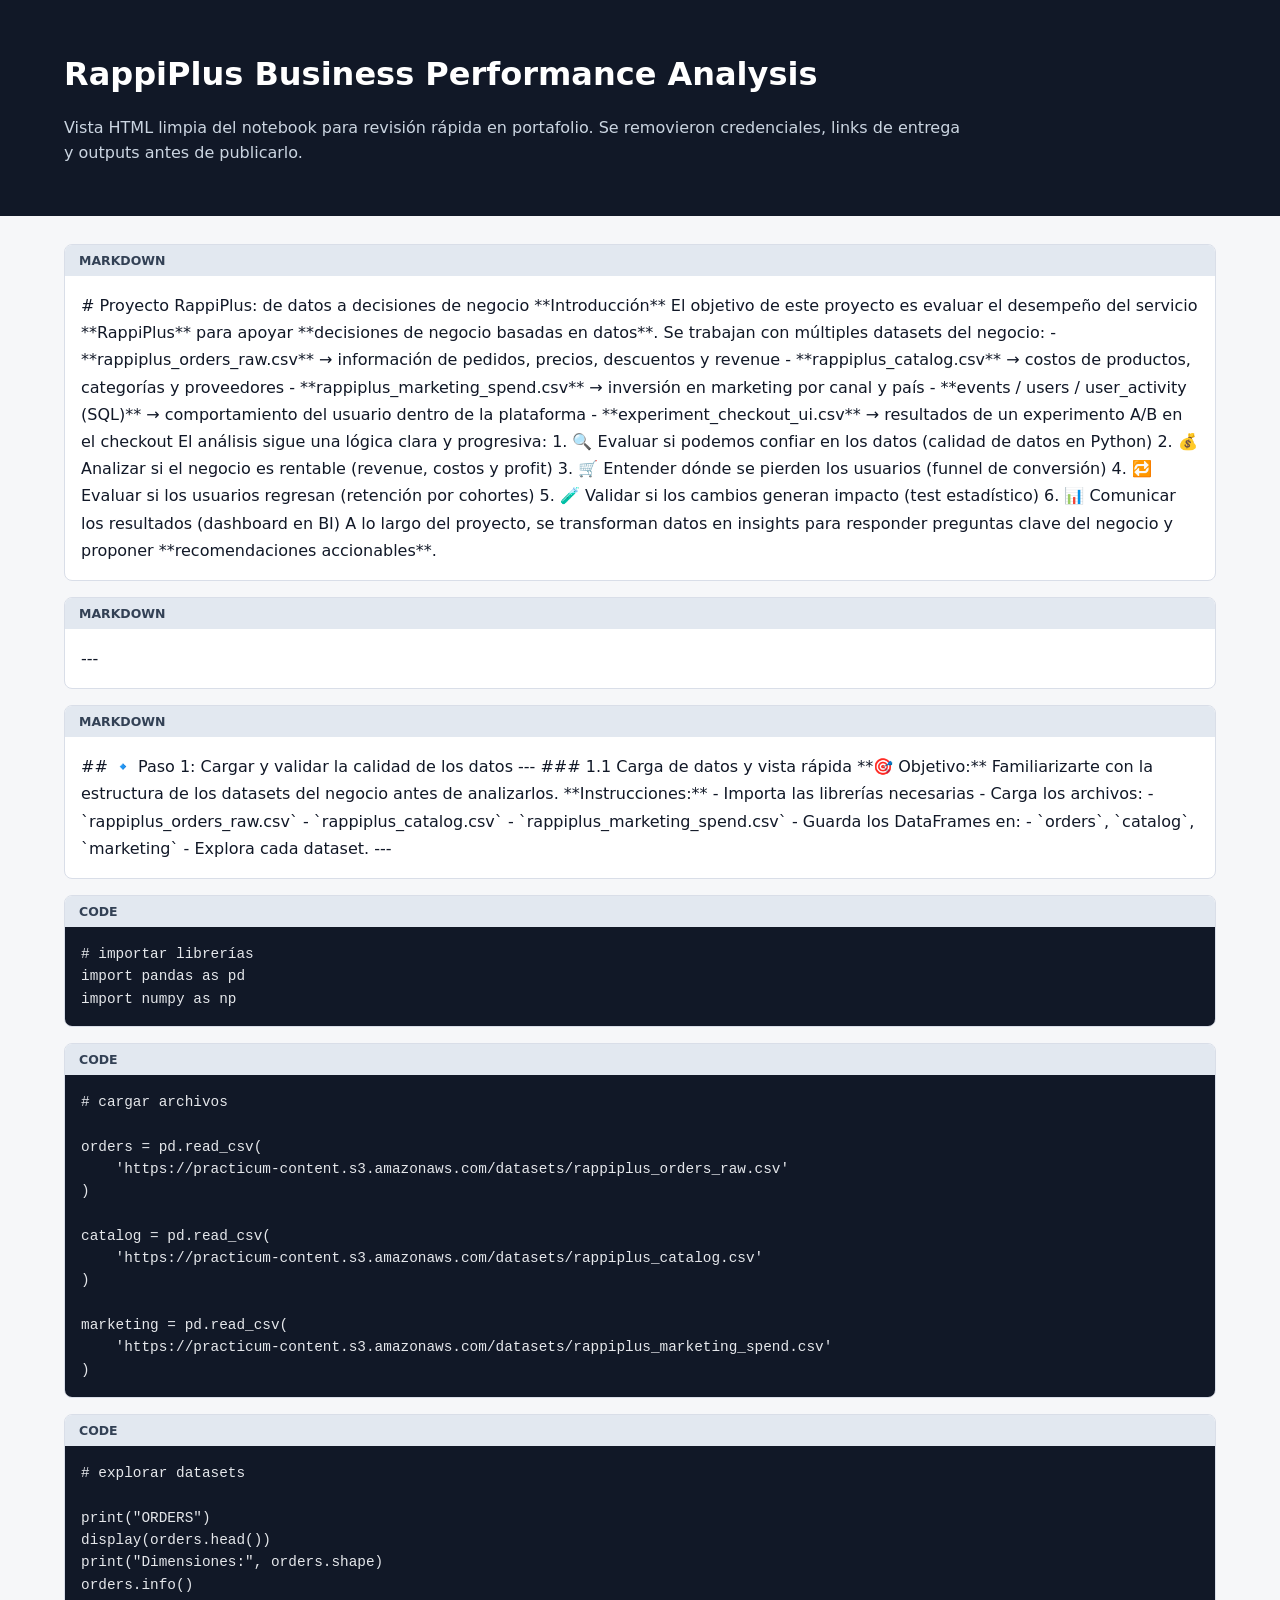
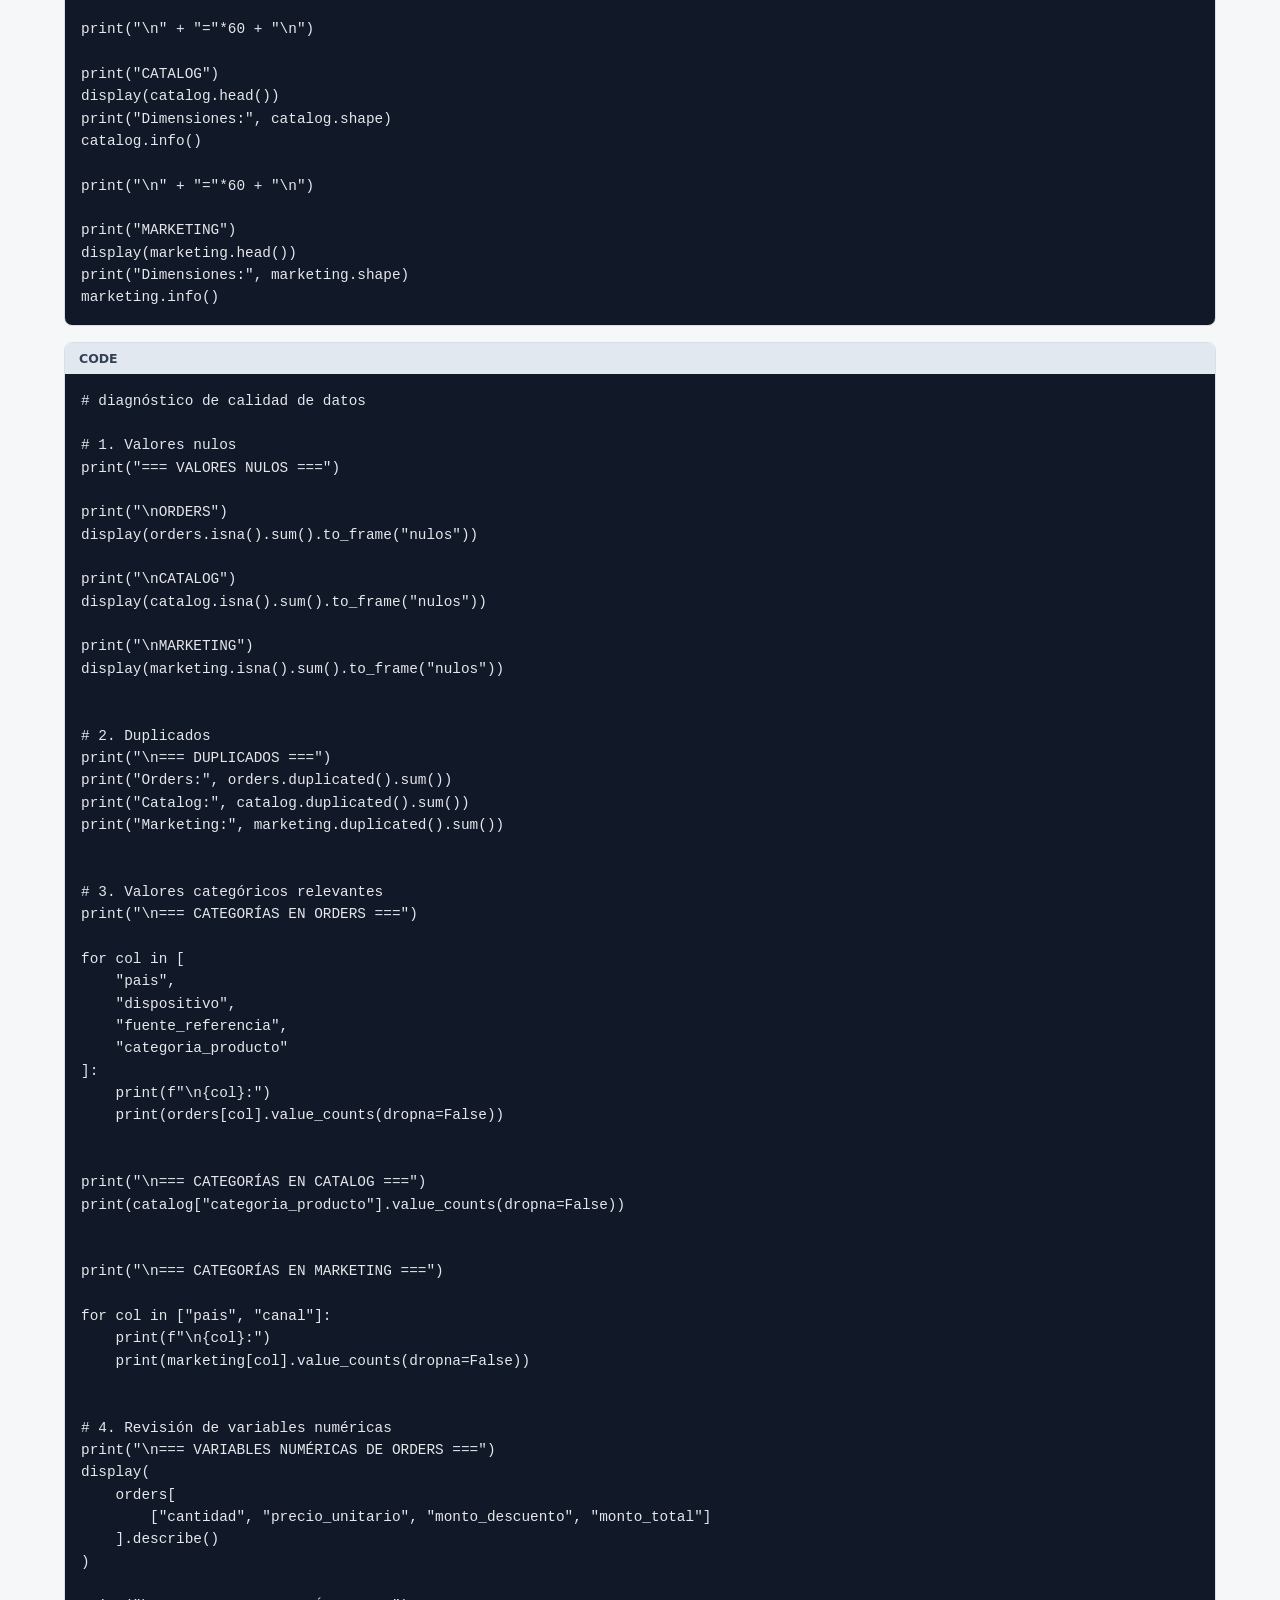
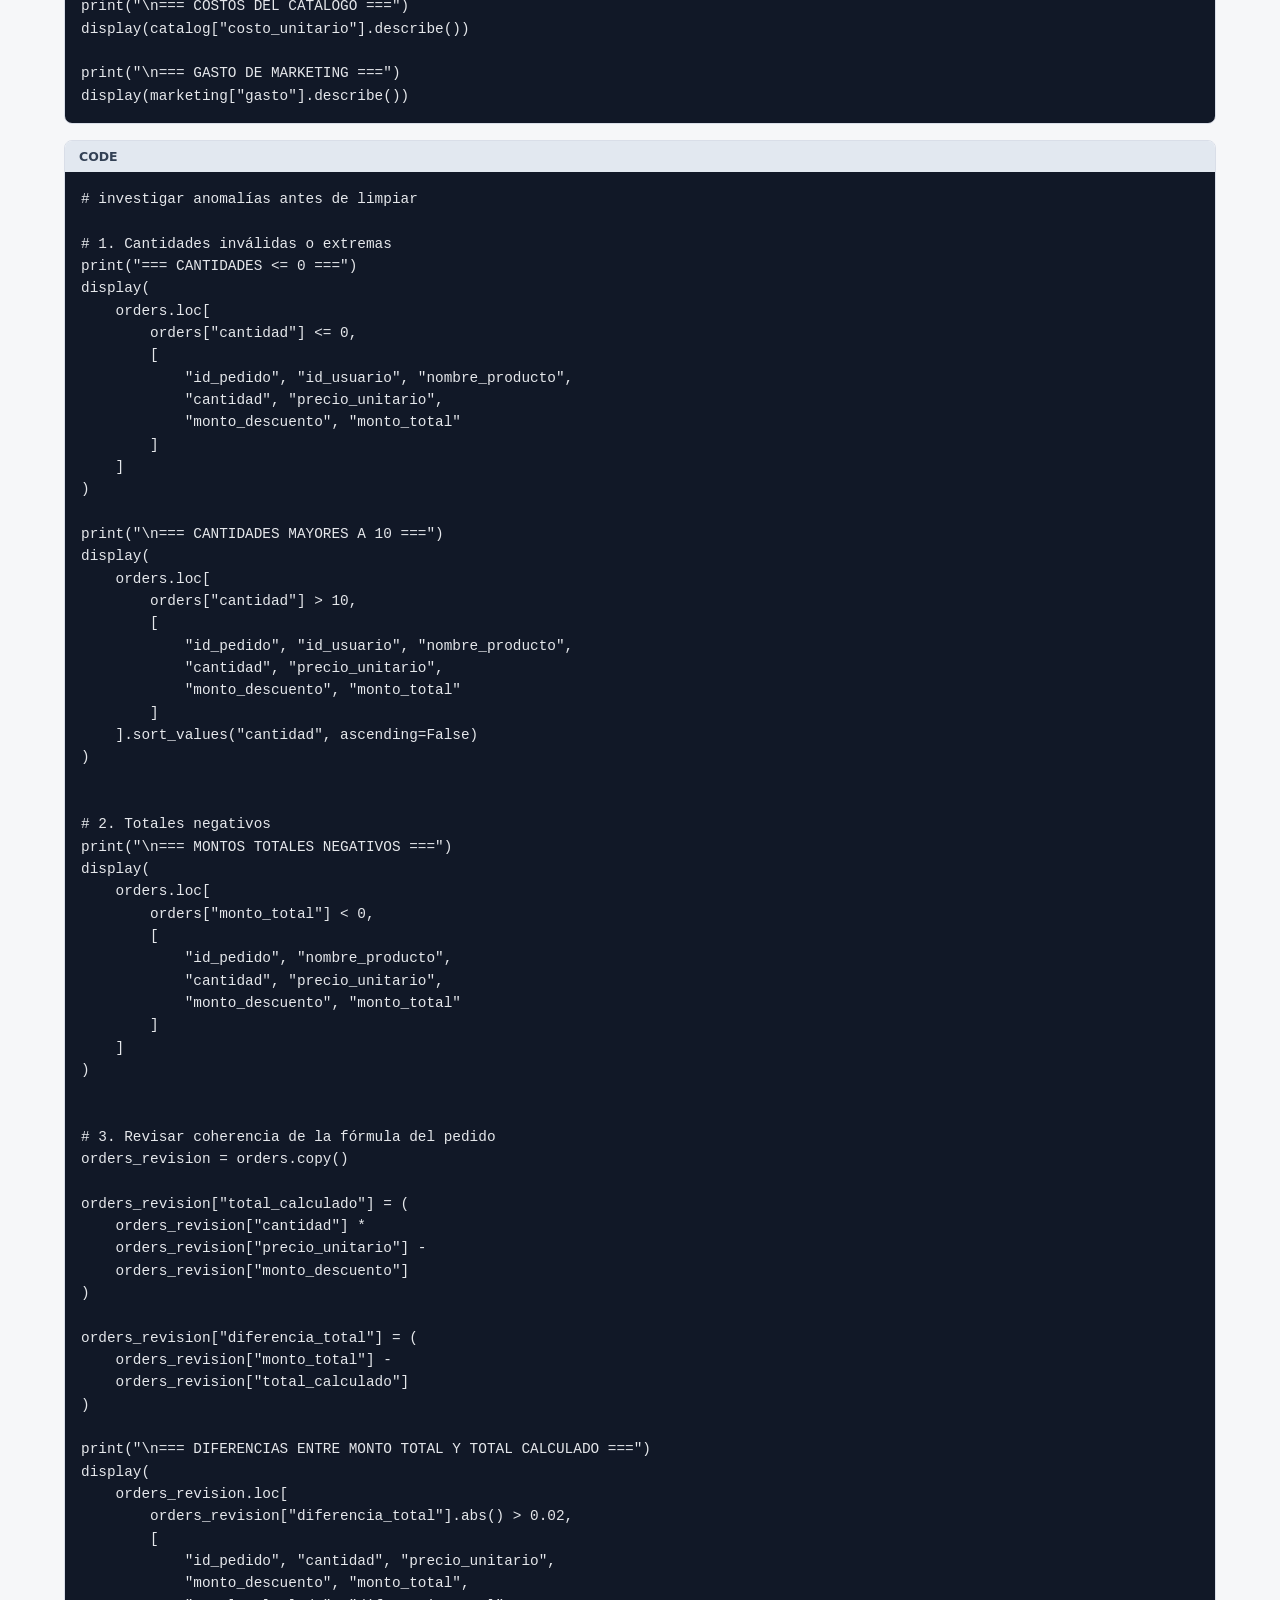
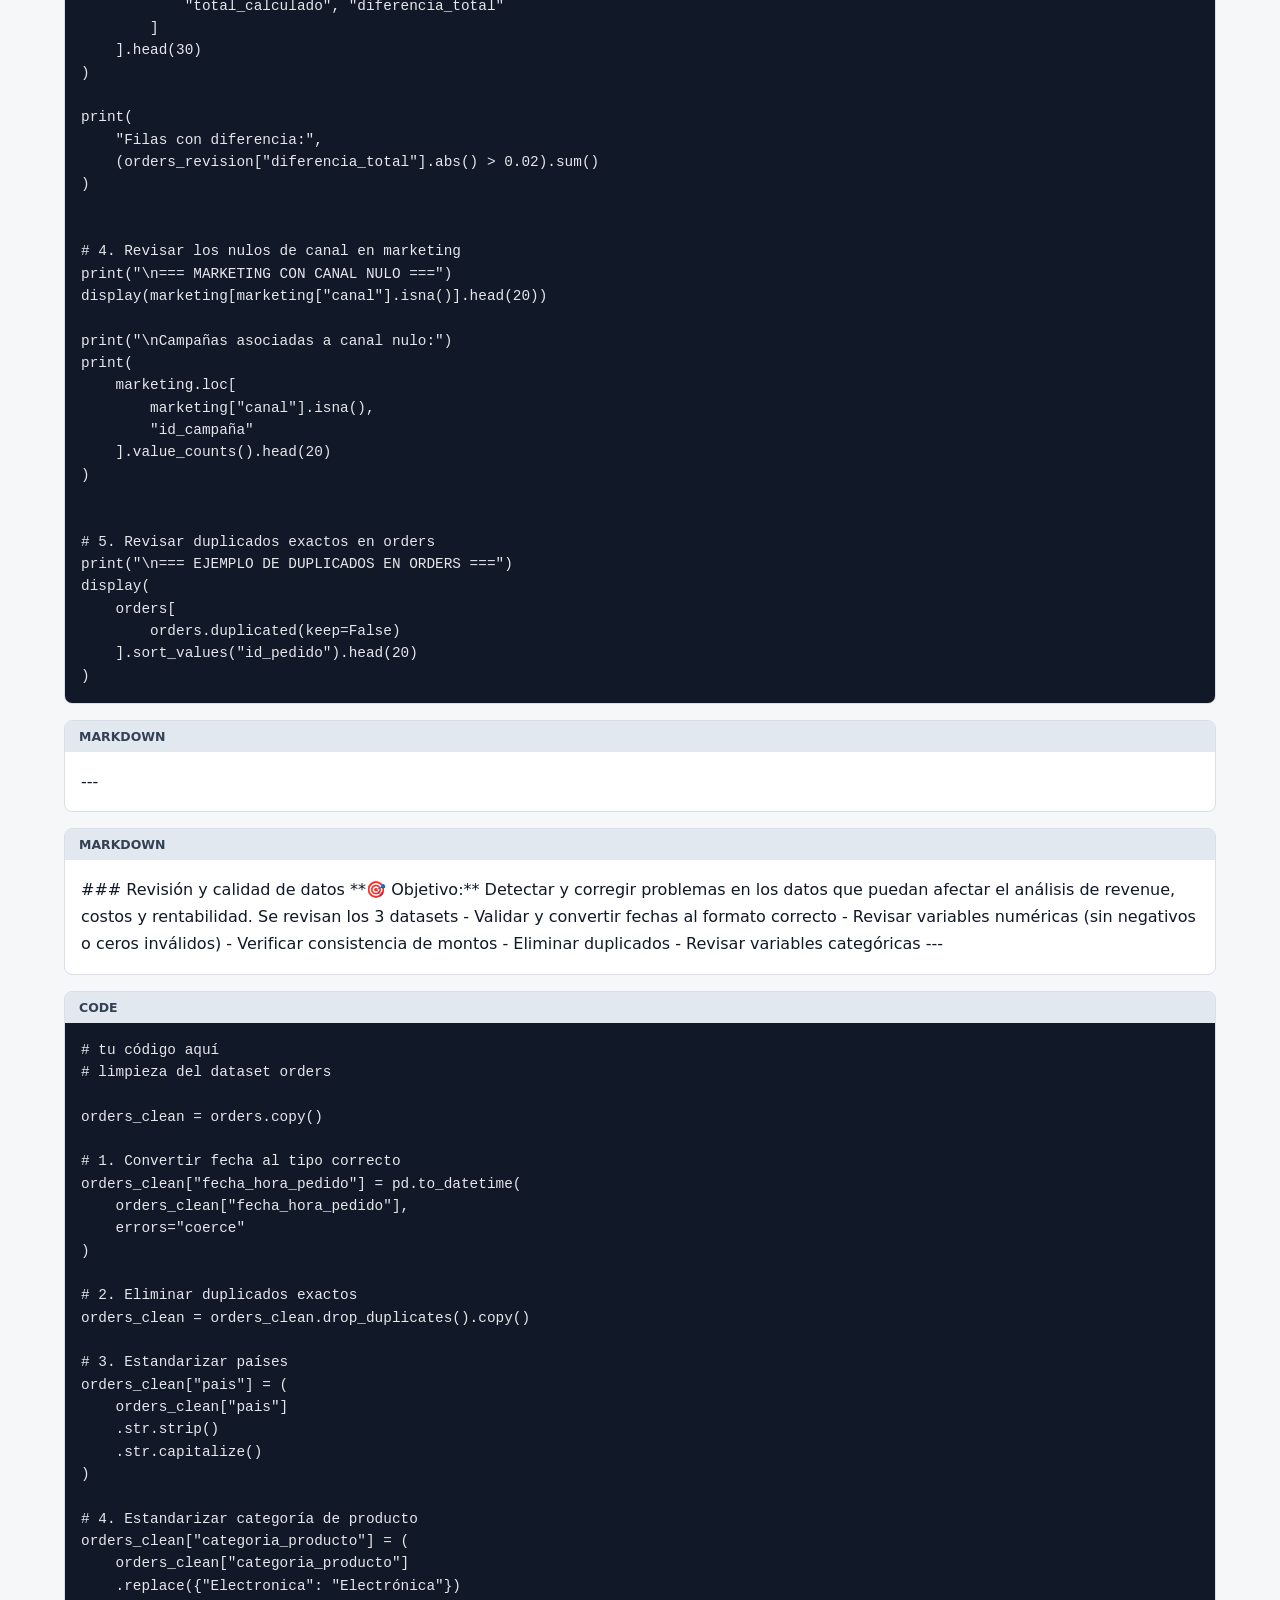
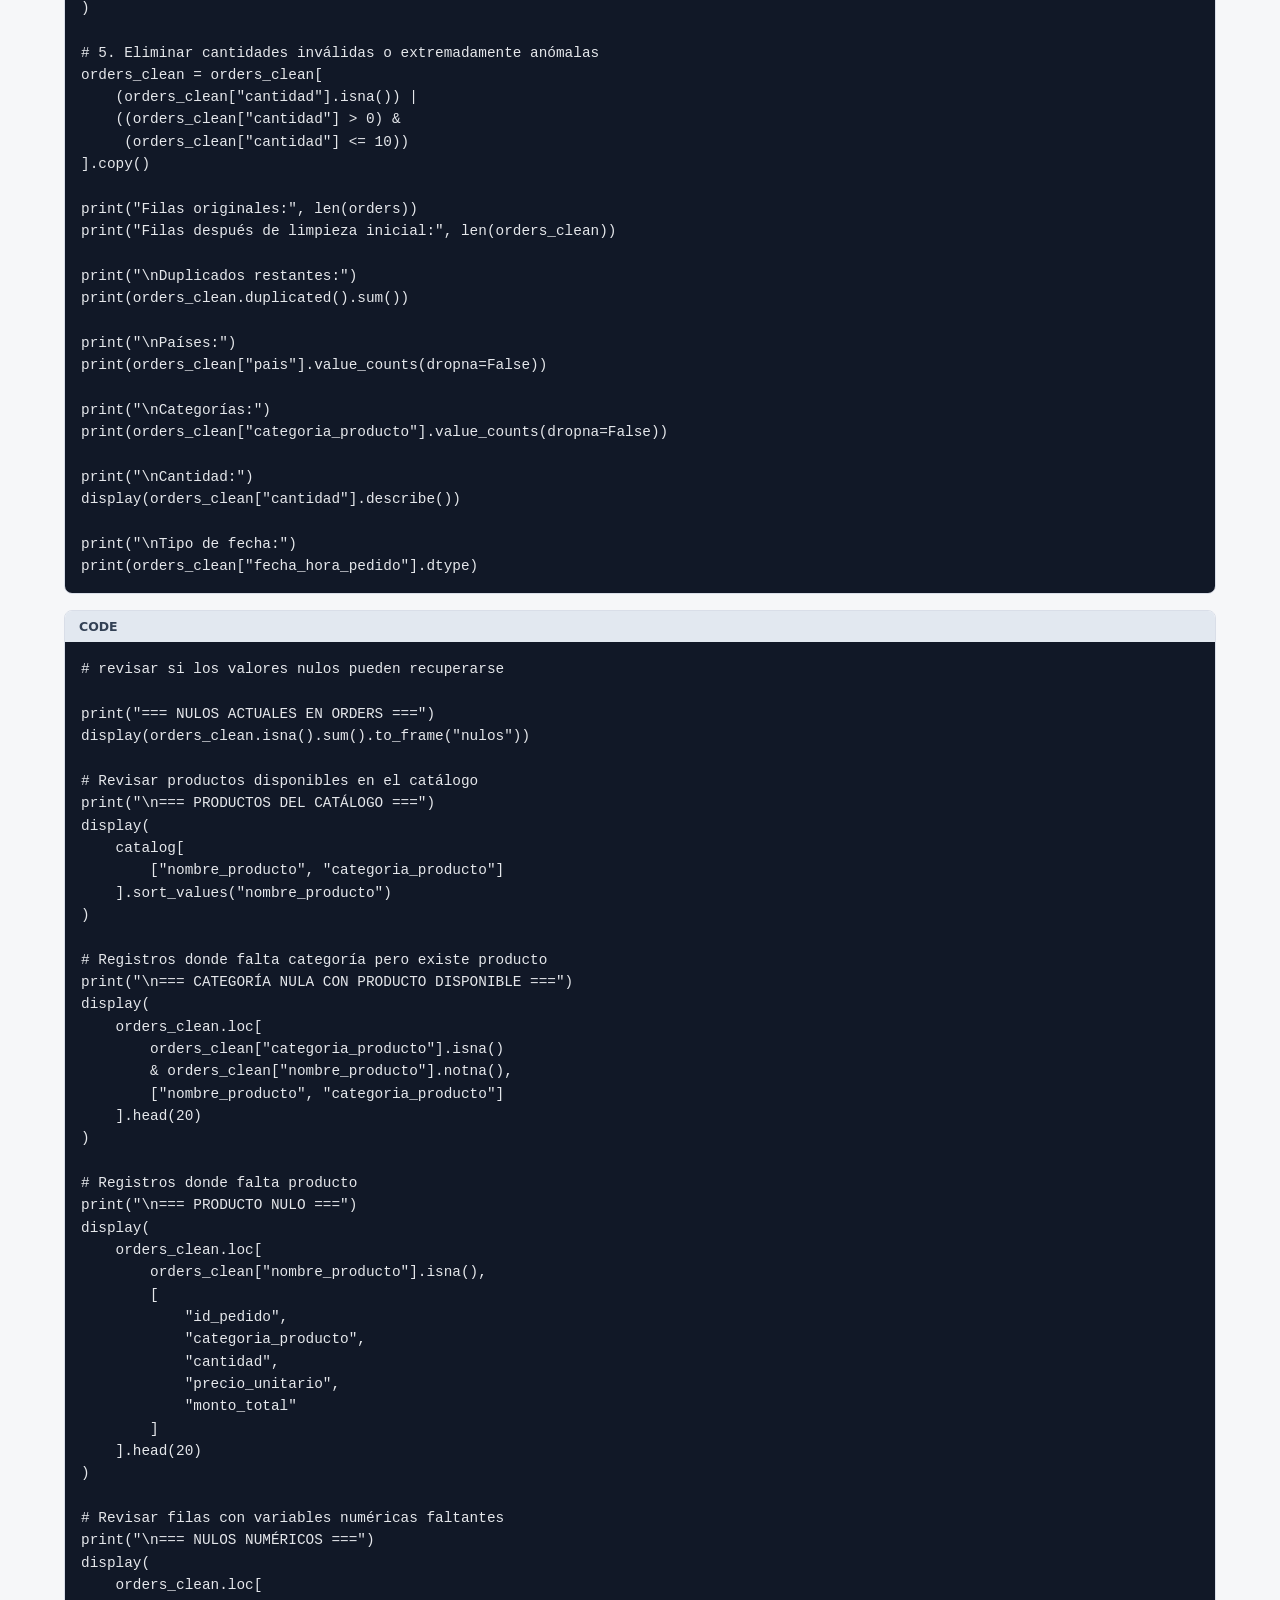
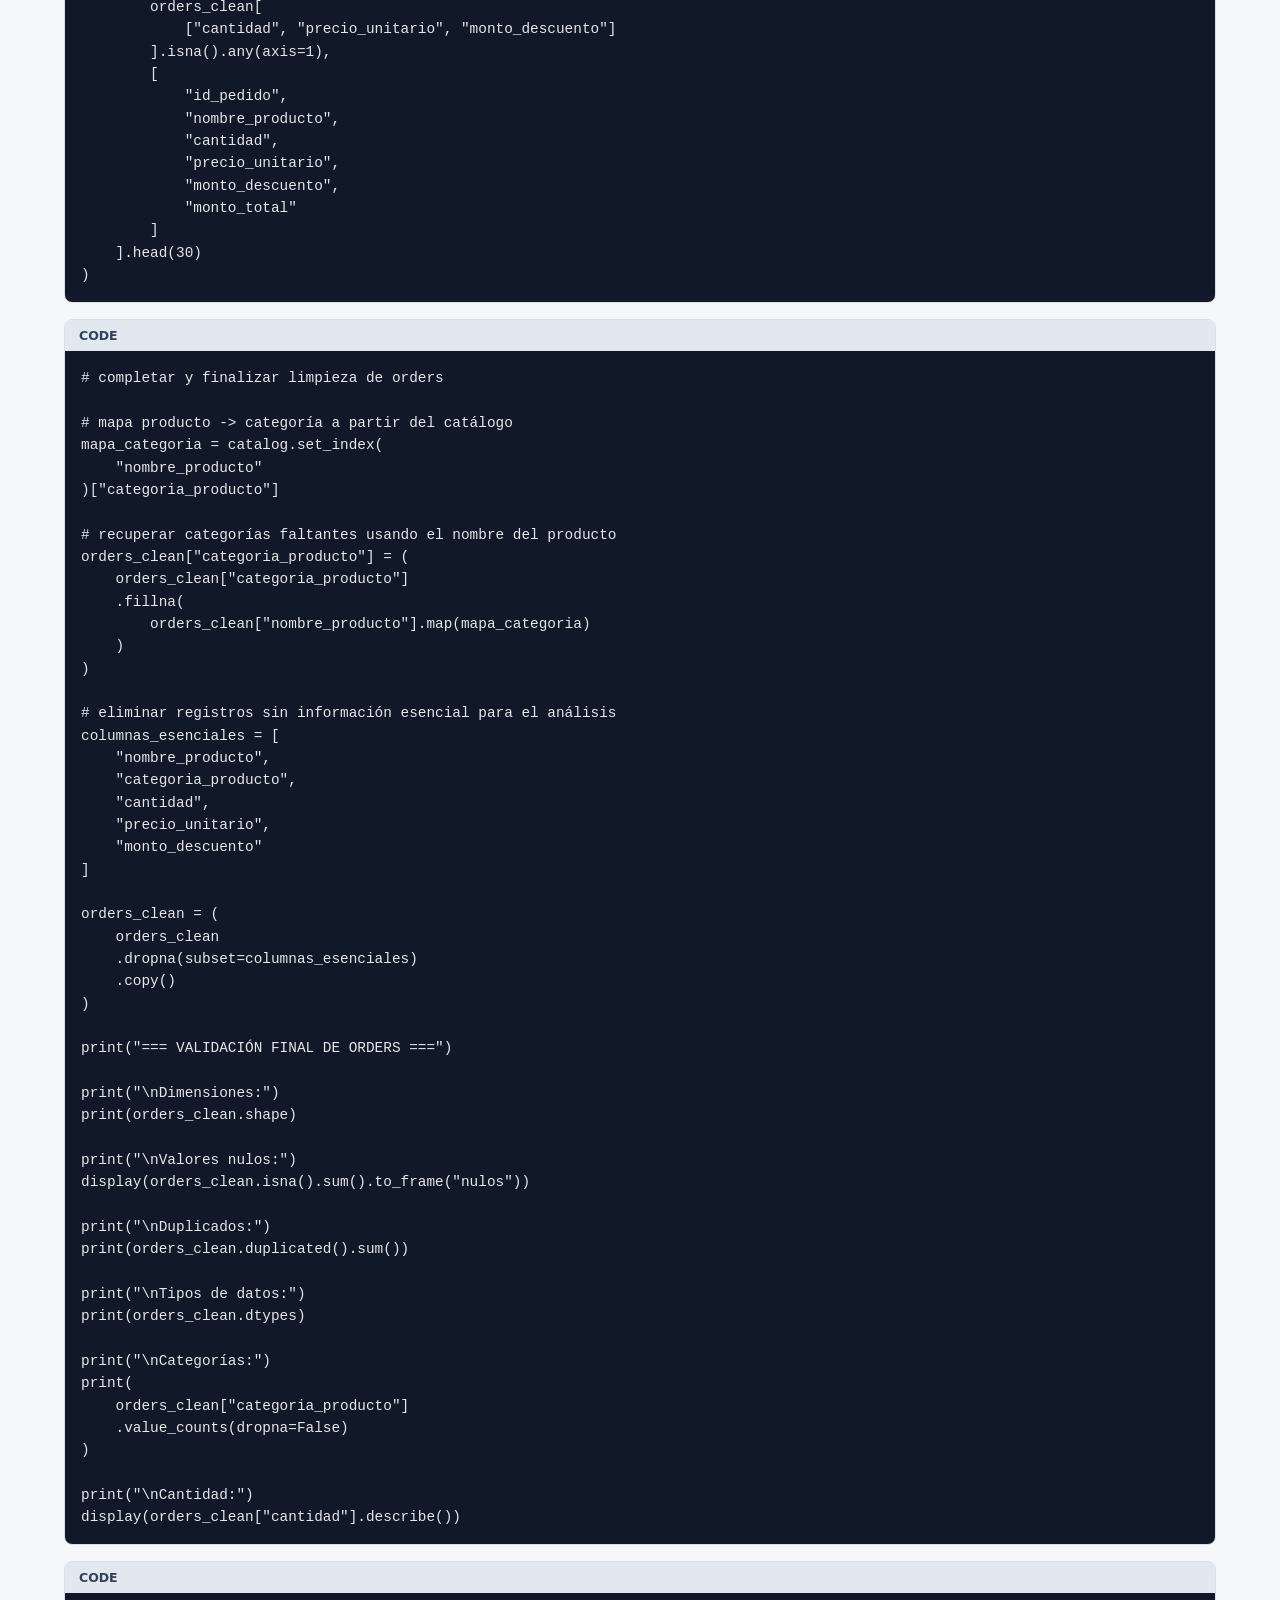
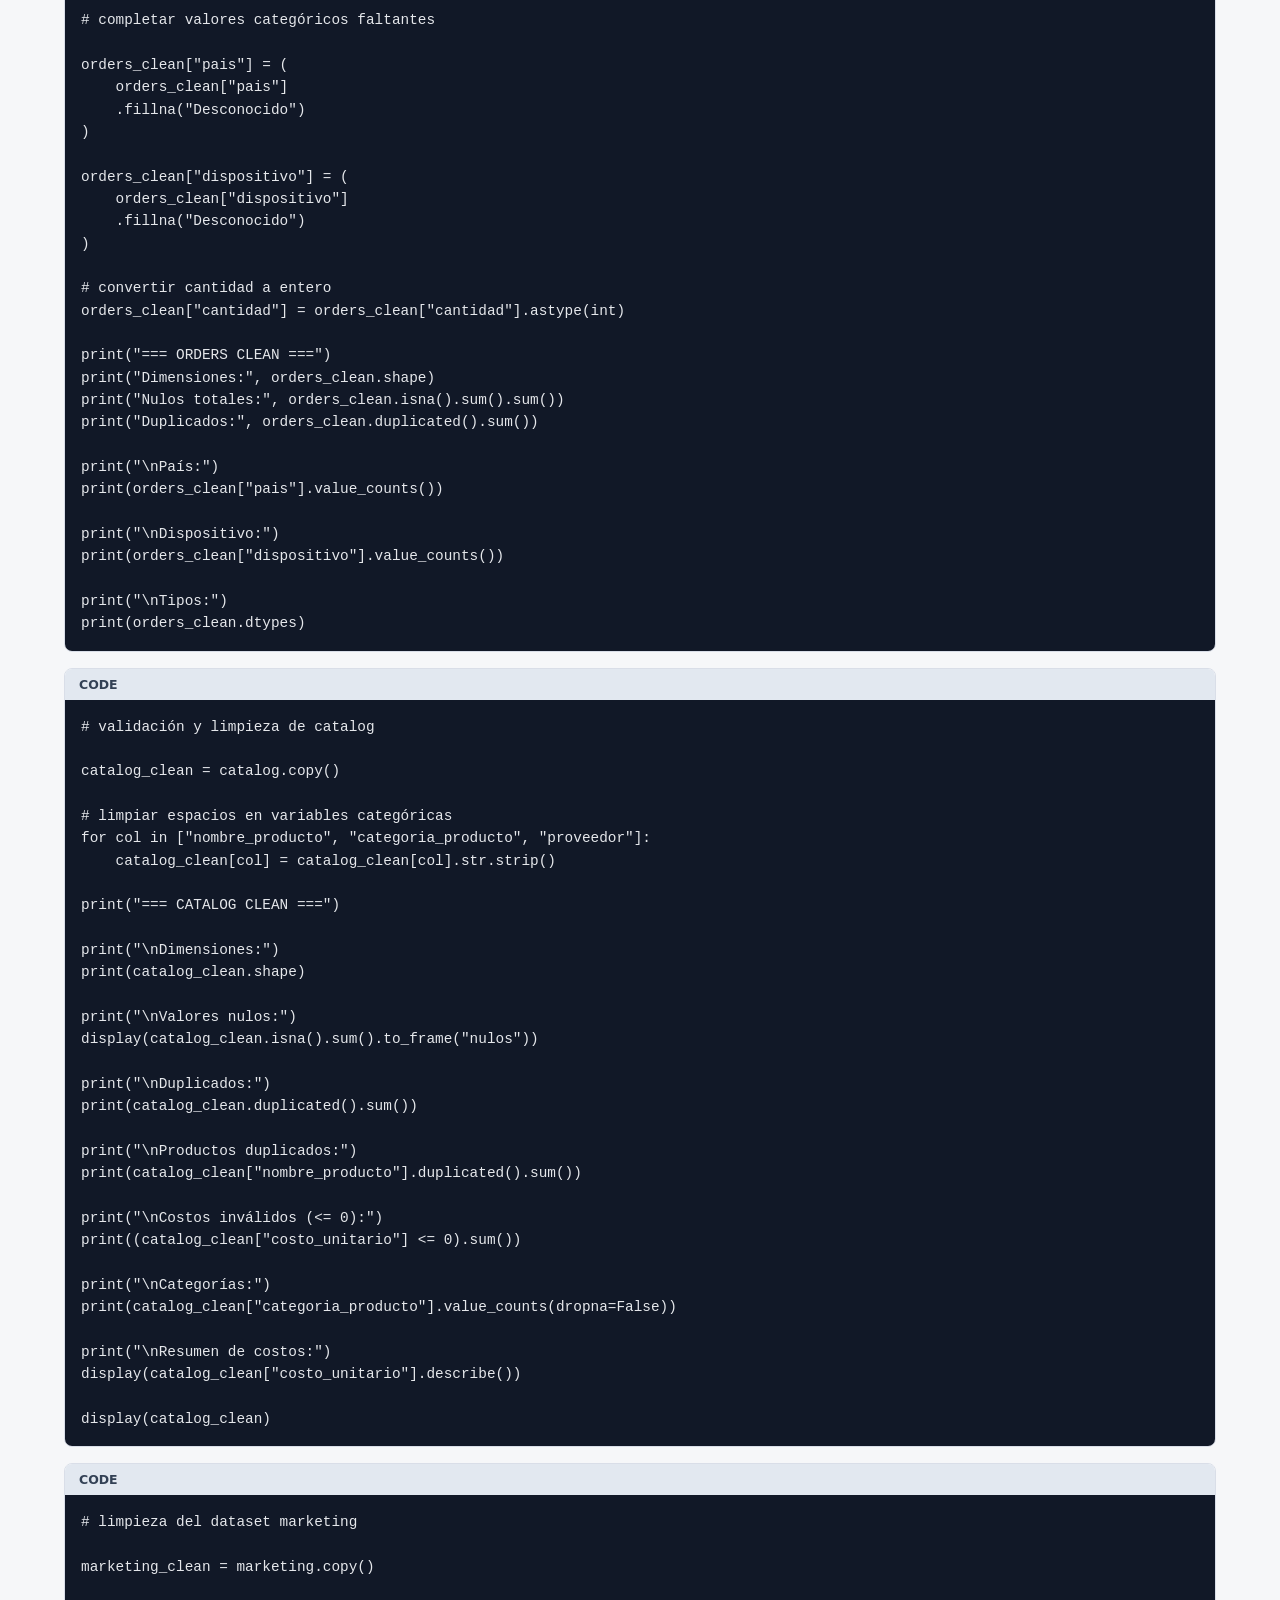
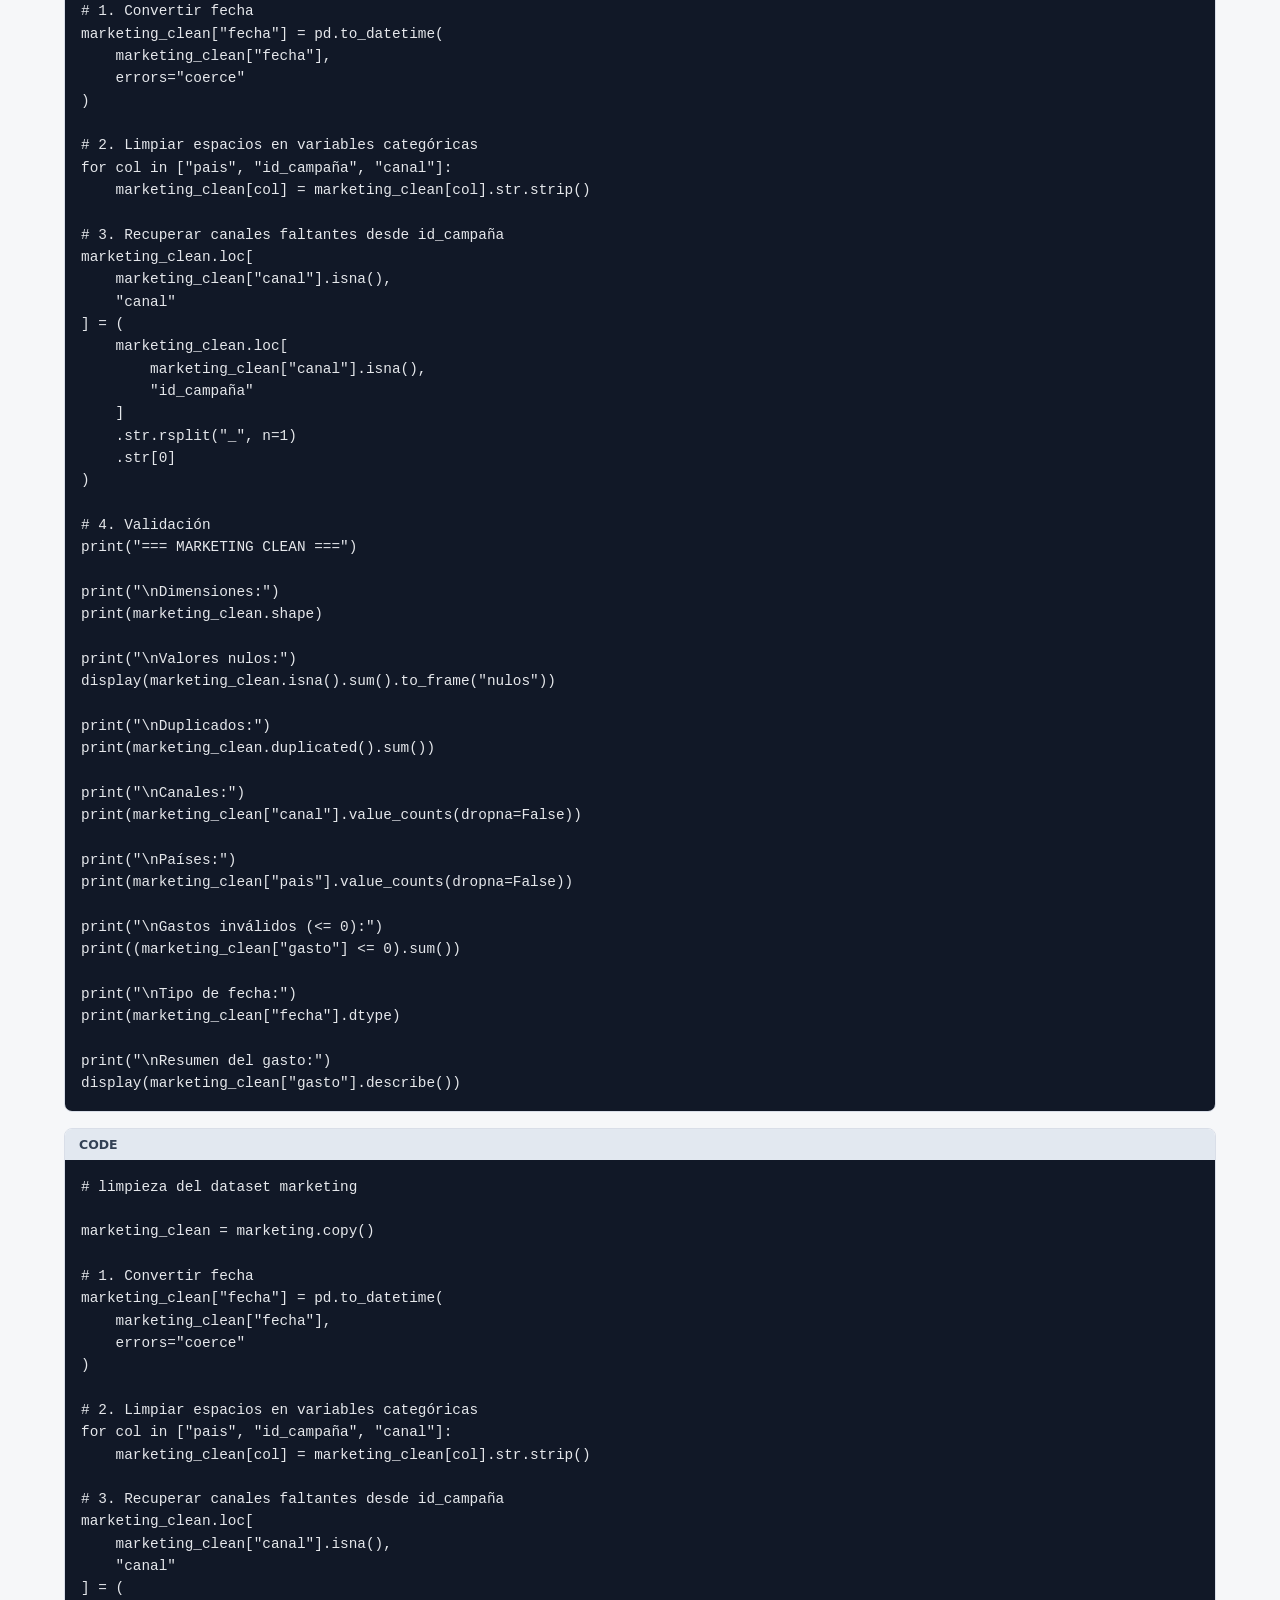
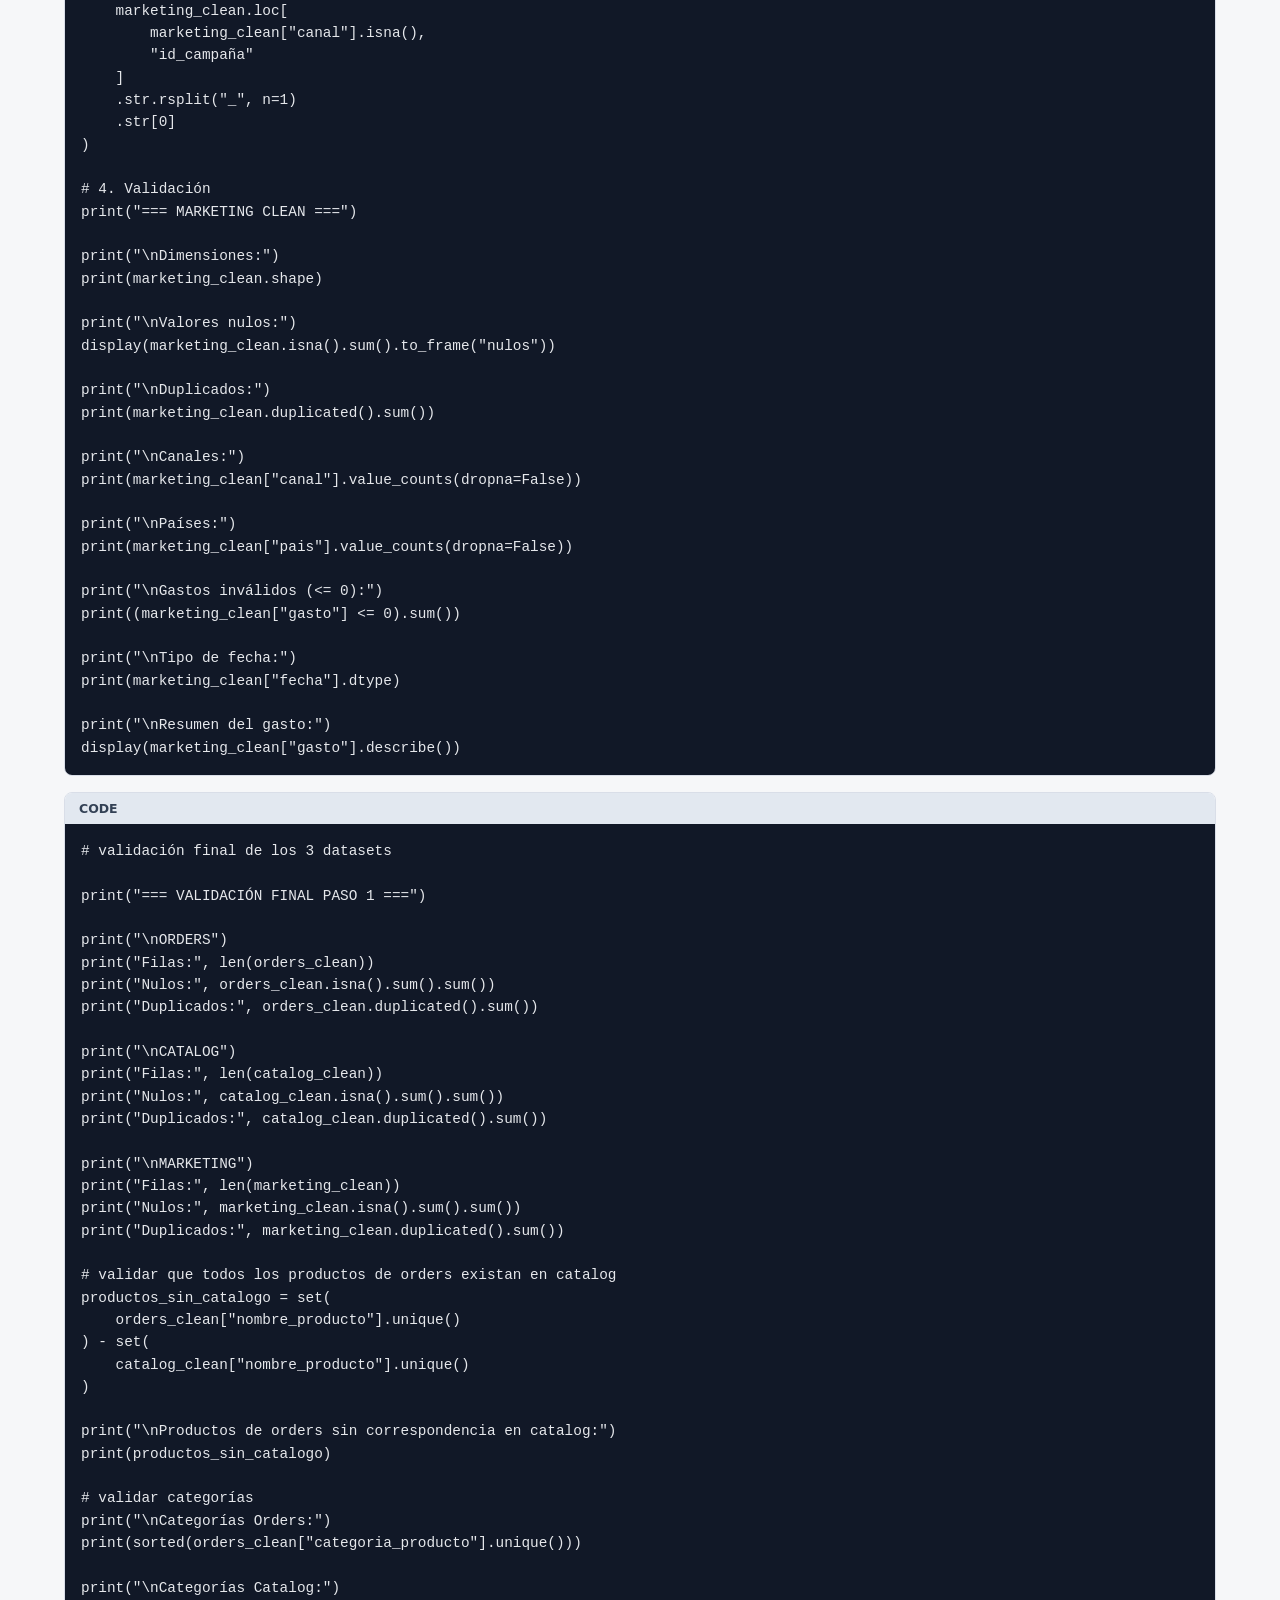
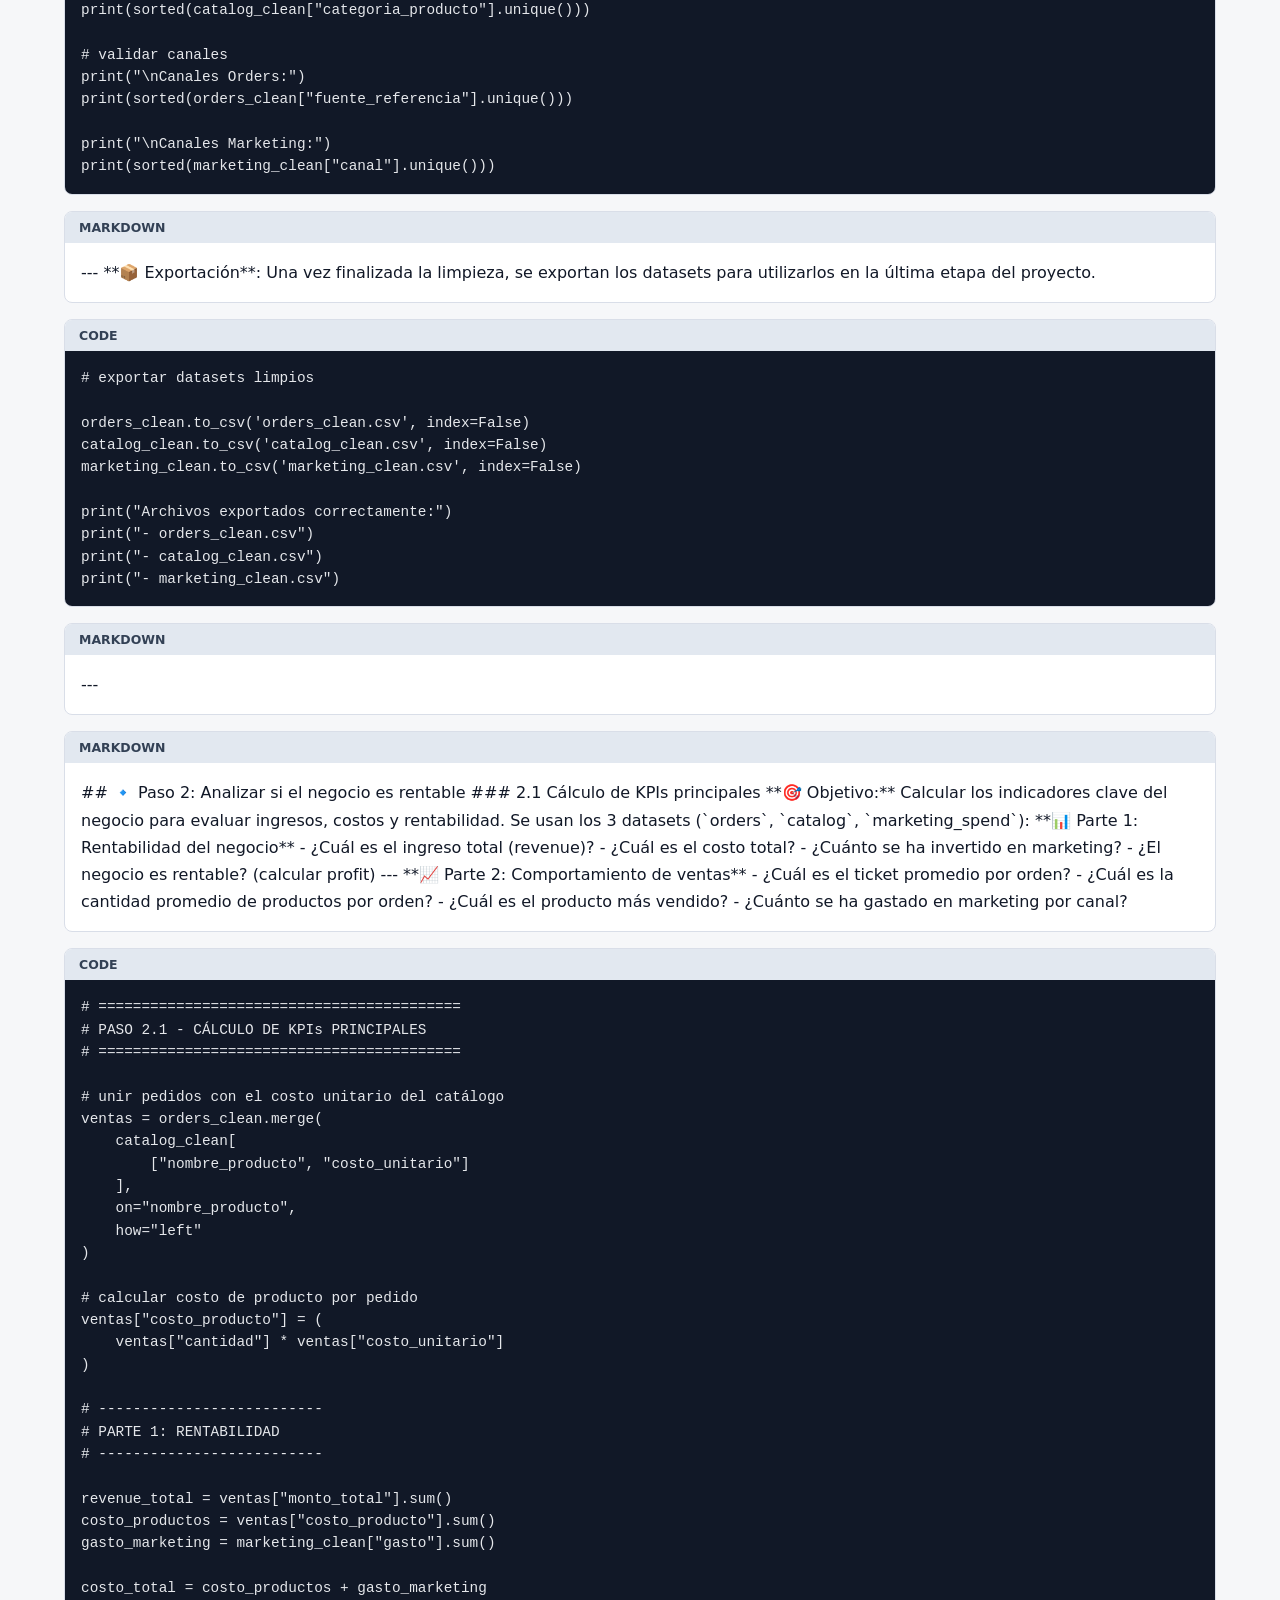
<file: assets/notebooks/rappiplus_business_performance_analysis.html>
<!doctype html>
<html lang="es">
  <head>
    <meta charset="utf-8">
    <meta name="viewport" content="width=device-width, initial-scale=1">
    <title>RappiPlus Business Performance Analysis Notebook</title>
    <style>
      body { margin:0; background:#f6f7f9; color:#111827; font-family:Inter, ui-sans-serif, system-ui, -apple-system, BlinkMacSystemFont, "Segoe UI", sans-serif; }
      header { background:#111827; color:white; padding:34px clamp(20px,5vw,70px); }
      header p { color:#cbd5e1; max-width:900px; line-height:1.6; }
      main { display:grid; gap:16px; padding:28px clamp(20px,5vw,70px) 60px; }
      .cell { background:white; border:1px solid #d9dee8; border-radius:8px; overflow:hidden; }
      .label { background:#e2e8f0; color:#334155; font-size:.78rem; font-weight:800; padding:8px 14px; text-transform:uppercase; }
      .markdown p { line-height:1.7; margin:0; padding:16px; white-space:pre-wrap; }
      pre { background:#111827; color:#e5e7eb; line-height:1.55; margin:0; overflow:auto; padding:16px; }
      code { font-family:Consolas, "Liberation Mono", ui-monospace, monospace; font-size:.9rem; }
    </style>
  </head>
  <body>
    <header>
      <h1>RappiPlus Business Performance Analysis</h1>
      <p>Vista HTML limpia del notebook para revisión rápida en portafolio. Se removieron credenciales, links de entrega y outputs antes de publicarlo.</p>
    </header>
    <main><section class='cell markdown'><div class='label'>Markdown</div><p># Proyecto RappiPlus: de datos a decisiones de negocio **Introducción** El objetivo de este proyecto es evaluar el desempeño del servicio **RappiPlus** para apoyar **decisiones de negocio basadas en datos**. Se trabajan con múltiples datasets del negocio: - **rappiplus_orders_raw.csv** → información de pedidos, precios, descuentos y revenue - **rappiplus_catalog.csv** → costos de productos, categorías y proveedores - **rappiplus_marketing_spend.csv** → inversión en marketing por canal y país - **events / users / user_activity (SQL)** → comportamiento del usuario dentro de la plataforma - **experiment_checkout_ui.csv** → resultados de un experimento A/B en el checkout El análisis sigue una lógica clara y progresiva: 1. 🔍 Evaluar si podemos confiar en los datos (calidad de datos en Python) 2. 💰 Analizar si el negocio es rentable (revenue, costos y profit) 3. 🛒 Entender dónde se pierden los usuarios (funnel de conversión) 4. 🔁 Evaluar si los usuarios regresan (retención por cohortes) 5. 🧪 Validar si los cambios generan impacto (test estadístico) 6. 📊 Comunicar los resultados (dashboard en BI) A lo largo del proyecto, se transforman datos en insights para responder preguntas clave del negocio y proponer **recomendaciones accionables**.</p></section><section class='cell markdown'><div class='label'>Markdown</div><p>---</p></section><section class='cell markdown'><div class='label'>Markdown</div><p>## 🔹 Paso 1: Cargar y validar la calidad de los datos --- ### 1.1 Carga de datos y vista rápida **🎯 Objetivo:** Familiarizarte con la estructura de los datasets del negocio antes de analizarlos. **Instrucciones:** - Importa las librerías necesarias - Carga los archivos: - `rappiplus_orders_raw.csv` - `rappiplus_catalog.csv` - `rappiplus_marketing_spend.csv` - Guarda los DataFrames en: - `orders`, `catalog`, `marketing` - Explora cada dataset. ---</p></section><section class='cell code'><div class='label'>Code</div><pre><code># importar librerías
import pandas as pd
import numpy as np</code></pre></section><section class='cell code'><div class='label'>Code</div><pre><code># cargar archivos

orders = pd.read_csv(
    &#x27;https://practicum-content.s3.amazonaws.com/datasets/rappiplus_orders_raw.csv&#x27;
)

catalog = pd.read_csv(
    &#x27;https://practicum-content.s3.amazonaws.com/datasets/rappiplus_catalog.csv&#x27;
)

marketing = pd.read_csv(
    &#x27;https://practicum-content.s3.amazonaws.com/datasets/rappiplus_marketing_spend.csv&#x27;
)</code></pre></section><section class='cell code'><div class='label'>Code</div><pre><code># explorar datasets

print(&quot;ORDERS&quot;)
display(orders.head())
print(&quot;Dimensiones:&quot;, orders.shape)
orders.info()

print(&quot;\n&quot; + &quot;=&quot;*60 + &quot;\n&quot;)

print(&quot;CATALOG&quot;)
display(catalog.head())
print(&quot;Dimensiones:&quot;, catalog.shape)
catalog.info()

print(&quot;\n&quot; + &quot;=&quot;*60 + &quot;\n&quot;)

print(&quot;MARKETING&quot;)
display(marketing.head())
print(&quot;Dimensiones:&quot;, marketing.shape)
marketing.info()</code></pre></section><section class='cell code'><div class='label'>Code</div><pre><code># diagnóstico de calidad de datos

# 1. Valores nulos
print(&quot;=== VALORES NULOS ===&quot;)

print(&quot;\nORDERS&quot;)
display(orders.isna().sum().to_frame(&quot;nulos&quot;))

print(&quot;\nCATALOG&quot;)
display(catalog.isna().sum().to_frame(&quot;nulos&quot;))

print(&quot;\nMARKETING&quot;)
display(marketing.isna().sum().to_frame(&quot;nulos&quot;))


# 2. Duplicados
print(&quot;\n=== DUPLICADOS ===&quot;)
print(&quot;Orders:&quot;, orders.duplicated().sum())
print(&quot;Catalog:&quot;, catalog.duplicated().sum())
print(&quot;Marketing:&quot;, marketing.duplicated().sum())


# 3. Valores categóricos relevantes
print(&quot;\n=== CATEGORÍAS EN ORDERS ===&quot;)

for col in [
    &quot;pais&quot;,
    &quot;dispositivo&quot;,
    &quot;fuente_referencia&quot;,
    &quot;categoria_producto&quot;
]:
    print(f&quot;\n{col}:&quot;)
    print(orders[col].value_counts(dropna=False))


print(&quot;\n=== CATEGORÍAS EN CATALOG ===&quot;)
print(catalog[&quot;categoria_producto&quot;].value_counts(dropna=False))


print(&quot;\n=== CATEGORÍAS EN MARKETING ===&quot;)

for col in [&quot;pais&quot;, &quot;canal&quot;]:
    print(f&quot;\n{col}:&quot;)
    print(marketing[col].value_counts(dropna=False))


# 4. Revisión de variables numéricas
print(&quot;\n=== VARIABLES NUMÉRICAS DE ORDERS ===&quot;)
display(
    orders[
        [&quot;cantidad&quot;, &quot;precio_unitario&quot;, &quot;monto_descuento&quot;, &quot;monto_total&quot;]
    ].describe()
)

print(&quot;\n=== COSTOS DEL CATÁLOGO ===&quot;)
display(catalog[&quot;costo_unitario&quot;].describe())

print(&quot;\n=== GASTO DE MARKETING ===&quot;)
display(marketing[&quot;gasto&quot;].describe())</code></pre></section><section class='cell code'><div class='label'>Code</div><pre><code># investigar anomalías antes de limpiar

# 1. Cantidades inválidas o extremas
print(&quot;=== CANTIDADES &lt;= 0 ===&quot;)
display(
    orders.loc[
        orders[&quot;cantidad&quot;] &lt;= 0,
        [
            &quot;id_pedido&quot;, &quot;id_usuario&quot;, &quot;nombre_producto&quot;,
            &quot;cantidad&quot;, &quot;precio_unitario&quot;,
            &quot;monto_descuento&quot;, &quot;monto_total&quot;
        ]
    ]
)

print(&quot;\n=== CANTIDADES MAYORES A 10 ===&quot;)
display(
    orders.loc[
        orders[&quot;cantidad&quot;] &gt; 10,
        [
            &quot;id_pedido&quot;, &quot;id_usuario&quot;, &quot;nombre_producto&quot;,
            &quot;cantidad&quot;, &quot;precio_unitario&quot;,
            &quot;monto_descuento&quot;, &quot;monto_total&quot;
        ]
    ].sort_values(&quot;cantidad&quot;, ascending=False)
)


# 2. Totales negativos
print(&quot;\n=== MONTOS TOTALES NEGATIVOS ===&quot;)
display(
    orders.loc[
        orders[&quot;monto_total&quot;] &lt; 0,
        [
            &quot;id_pedido&quot;, &quot;nombre_producto&quot;,
            &quot;cantidad&quot;, &quot;precio_unitario&quot;,
            &quot;monto_descuento&quot;, &quot;monto_total&quot;
        ]
    ]
)


# 3. Revisar coherencia de la fórmula del pedido
orders_revision = orders.copy()

orders_revision[&quot;total_calculado&quot;] = (
    orders_revision[&quot;cantidad&quot;] *
    orders_revision[&quot;precio_unitario&quot;] -
    orders_revision[&quot;monto_descuento&quot;]
)

orders_revision[&quot;diferencia_total&quot;] = (
    orders_revision[&quot;monto_total&quot;] -
    orders_revision[&quot;total_calculado&quot;]
)

print(&quot;\n=== DIFERENCIAS ENTRE MONTO TOTAL Y TOTAL CALCULADO ===&quot;)
display(
    orders_revision.loc[
        orders_revision[&quot;diferencia_total&quot;].abs() &gt; 0.02,
        [
            &quot;id_pedido&quot;, &quot;cantidad&quot;, &quot;precio_unitario&quot;,
            &quot;monto_descuento&quot;, &quot;monto_total&quot;,
            &quot;total_calculado&quot;, &quot;diferencia_total&quot;
        ]
    ].head(30)
)

print(
    &quot;Filas con diferencia:&quot;,
    (orders_revision[&quot;diferencia_total&quot;].abs() &gt; 0.02).sum()
)


# 4. Revisar los nulos de canal en marketing
print(&quot;\n=== MARKETING CON CANAL NULO ===&quot;)
display(marketing[marketing[&quot;canal&quot;].isna()].head(20))

print(&quot;\nCampañas asociadas a canal nulo:&quot;)
print(
    marketing.loc[
        marketing[&quot;canal&quot;].isna(),
        &quot;id_campaña&quot;
    ].value_counts().head(20)
)


# 5. Revisar duplicados exactos en orders
print(&quot;\n=== EJEMPLO DE DUPLICADOS EN ORDERS ===&quot;)
display(
    orders[
        orders.duplicated(keep=False)
    ].sort_values(&quot;id_pedido&quot;).head(20)
)</code></pre></section><section class='cell markdown'><div class='label'>Markdown</div><p>---</p></section><section class='cell markdown'><div class='label'>Markdown</div><p>### Revisión y calidad de datos **🎯 Objetivo:** Detectar y corregir problemas en los datos que puedan afectar el análisis de revenue, costos y rentabilidad. Se revisan los 3 datasets - Validar y convertir fechas al formato correcto - Revisar variables numéricas (sin negativos o ceros inválidos) - Verificar consistencia de montos - Eliminar duplicados - Revisar variables categóricas ---</p></section><section class='cell code'><div class='label'>Code</div><pre><code># tu código aquí
# limpieza del dataset orders

orders_clean = orders.copy()

# 1. Convertir fecha al tipo correcto
orders_clean[&quot;fecha_hora_pedido&quot;] = pd.to_datetime(
    orders_clean[&quot;fecha_hora_pedido&quot;],
    errors=&quot;coerce&quot;
)

# 2. Eliminar duplicados exactos
orders_clean = orders_clean.drop_duplicates().copy()

# 3. Estandarizar países
orders_clean[&quot;pais&quot;] = (
    orders_clean[&quot;pais&quot;]
    .str.strip()
    .str.capitalize()
)

# 4. Estandarizar categoría de producto
orders_clean[&quot;categoria_producto&quot;] = (
    orders_clean[&quot;categoria_producto&quot;]
    .replace({&quot;Electronica&quot;: &quot;Electrónica&quot;})
)

# 5. Eliminar cantidades inválidas o extremadamente anómalas
orders_clean = orders_clean[
    (orders_clean[&quot;cantidad&quot;].isna()) |
    ((orders_clean[&quot;cantidad&quot;] &gt; 0) &amp;
     (orders_clean[&quot;cantidad&quot;] &lt;= 10))
].copy()

print(&quot;Filas originales:&quot;, len(orders))
print(&quot;Filas después de limpieza inicial:&quot;, len(orders_clean))

print(&quot;\nDuplicados restantes:&quot;)
print(orders_clean.duplicated().sum())

print(&quot;\nPaíses:&quot;)
print(orders_clean[&quot;pais&quot;].value_counts(dropna=False))

print(&quot;\nCategorías:&quot;)
print(orders_clean[&quot;categoria_producto&quot;].value_counts(dropna=False))

print(&quot;\nCantidad:&quot;)
display(orders_clean[&quot;cantidad&quot;].describe())

print(&quot;\nTipo de fecha:&quot;)
print(orders_clean[&quot;fecha_hora_pedido&quot;].dtype)</code></pre></section><section class='cell code'><div class='label'>Code</div><pre><code># revisar si los valores nulos pueden recuperarse

print(&quot;=== NULOS ACTUALES EN ORDERS ===&quot;)
display(orders_clean.isna().sum().to_frame(&quot;nulos&quot;))

# Revisar productos disponibles en el catálogo
print(&quot;\n=== PRODUCTOS DEL CATÁLOGO ===&quot;)
display(
    catalog[
        [&quot;nombre_producto&quot;, &quot;categoria_producto&quot;]
    ].sort_values(&quot;nombre_producto&quot;)
)

# Registros donde falta categoría pero existe producto
print(&quot;\n=== CATEGORÍA NULA CON PRODUCTO DISPONIBLE ===&quot;)
display(
    orders_clean.loc[
        orders_clean[&quot;categoria_producto&quot;].isna()
        &amp; orders_clean[&quot;nombre_producto&quot;].notna(),
        [&quot;nombre_producto&quot;, &quot;categoria_producto&quot;]
    ].head(20)
)

# Registros donde falta producto
print(&quot;\n=== PRODUCTO NULO ===&quot;)
display(
    orders_clean.loc[
        orders_clean[&quot;nombre_producto&quot;].isna(),
        [
            &quot;id_pedido&quot;,
            &quot;categoria_producto&quot;,
            &quot;cantidad&quot;,
            &quot;precio_unitario&quot;,
            &quot;monto_total&quot;
        ]
    ].head(20)
)

# Revisar filas con variables numéricas faltantes
print(&quot;\n=== NULOS NUMÉRICOS ===&quot;)
display(
    orders_clean.loc[
        orders_clean[
            [&quot;cantidad&quot;, &quot;precio_unitario&quot;, &quot;monto_descuento&quot;]
        ].isna().any(axis=1),
        [
            &quot;id_pedido&quot;,
            &quot;nombre_producto&quot;,
            &quot;cantidad&quot;,
            &quot;precio_unitario&quot;,
            &quot;monto_descuento&quot;,
            &quot;monto_total&quot;
        ]
    ].head(30)
)</code></pre></section><section class='cell code'><div class='label'>Code</div><pre><code># completar y finalizar limpieza de orders

# mapa producto -&gt; categoría a partir del catálogo
mapa_categoria = catalog.set_index(
    &quot;nombre_producto&quot;
)[&quot;categoria_producto&quot;]

# recuperar categorías faltantes usando el nombre del producto
orders_clean[&quot;categoria_producto&quot;] = (
    orders_clean[&quot;categoria_producto&quot;]
    .fillna(
        orders_clean[&quot;nombre_producto&quot;].map(mapa_categoria)
    )
)

# eliminar registros sin información esencial para el análisis
columnas_esenciales = [
    &quot;nombre_producto&quot;,
    &quot;categoria_producto&quot;,
    &quot;cantidad&quot;,
    &quot;precio_unitario&quot;,
    &quot;monto_descuento&quot;
]

orders_clean = (
    orders_clean
    .dropna(subset=columnas_esenciales)
    .copy()
)

print(&quot;=== VALIDACIÓN FINAL DE ORDERS ===&quot;)

print(&quot;\nDimensiones:&quot;)
print(orders_clean.shape)

print(&quot;\nValores nulos:&quot;)
display(orders_clean.isna().sum().to_frame(&quot;nulos&quot;))

print(&quot;\nDuplicados:&quot;)
print(orders_clean.duplicated().sum())

print(&quot;\nTipos de datos:&quot;)
print(orders_clean.dtypes)

print(&quot;\nCategorías:&quot;)
print(
    orders_clean[&quot;categoria_producto&quot;]
    .value_counts(dropna=False)
)

print(&quot;\nCantidad:&quot;)
display(orders_clean[&quot;cantidad&quot;].describe())</code></pre></section><section class='cell code'><div class='label'>Code</div><pre><code># completar valores categóricos faltantes

orders_clean[&quot;pais&quot;] = (
    orders_clean[&quot;pais&quot;]
    .fillna(&quot;Desconocido&quot;)
)

orders_clean[&quot;dispositivo&quot;] = (
    orders_clean[&quot;dispositivo&quot;]
    .fillna(&quot;Desconocido&quot;)
)

# convertir cantidad a entero
orders_clean[&quot;cantidad&quot;] = orders_clean[&quot;cantidad&quot;].astype(int)

print(&quot;=== ORDERS CLEAN ===&quot;)
print(&quot;Dimensiones:&quot;, orders_clean.shape)
print(&quot;Nulos totales:&quot;, orders_clean.isna().sum().sum())
print(&quot;Duplicados:&quot;, orders_clean.duplicated().sum())

print(&quot;\nPaís:&quot;)
print(orders_clean[&quot;pais&quot;].value_counts())

print(&quot;\nDispositivo:&quot;)
print(orders_clean[&quot;dispositivo&quot;].value_counts())

print(&quot;\nTipos:&quot;)
print(orders_clean.dtypes)</code></pre></section><section class='cell code'><div class='label'>Code</div><pre><code># validación y limpieza de catalog

catalog_clean = catalog.copy()

# limpiar espacios en variables categóricas
for col in [&quot;nombre_producto&quot;, &quot;categoria_producto&quot;, &quot;proveedor&quot;]:
    catalog_clean[col] = catalog_clean[col].str.strip()

print(&quot;=== CATALOG CLEAN ===&quot;)

print(&quot;\nDimensiones:&quot;)
print(catalog_clean.shape)

print(&quot;\nValores nulos:&quot;)
display(catalog_clean.isna().sum().to_frame(&quot;nulos&quot;))

print(&quot;\nDuplicados:&quot;)
print(catalog_clean.duplicated().sum())

print(&quot;\nProductos duplicados:&quot;)
print(catalog_clean[&quot;nombre_producto&quot;].duplicated().sum())

print(&quot;\nCostos inválidos (&lt;= 0):&quot;)
print((catalog_clean[&quot;costo_unitario&quot;] &lt;= 0).sum())

print(&quot;\nCategorías:&quot;)
print(catalog_clean[&quot;categoria_producto&quot;].value_counts(dropna=False))

print(&quot;\nResumen de costos:&quot;)
display(catalog_clean[&quot;costo_unitario&quot;].describe())

display(catalog_clean)</code></pre></section><section class='cell code'><div class='label'>Code</div><pre><code># limpieza del dataset marketing

marketing_clean = marketing.copy()

# 1. Convertir fecha
marketing_clean[&quot;fecha&quot;] = pd.to_datetime(
    marketing_clean[&quot;fecha&quot;],
    errors=&quot;coerce&quot;
)

# 2. Limpiar espacios en variables categóricas
for col in [&quot;pais&quot;, &quot;id_campaña&quot;, &quot;canal&quot;]:
    marketing_clean[col] = marketing_clean[col].str.strip()

# 3. Recuperar canales faltantes desde id_campaña
marketing_clean.loc[
    marketing_clean[&quot;canal&quot;].isna(),
    &quot;canal&quot;
] = (
    marketing_clean.loc[
        marketing_clean[&quot;canal&quot;].isna(),
        &quot;id_campaña&quot;
    ]
    .str.rsplit(&quot;_&quot;, n=1)
    .str[0]
)

# 4. Validación
print(&quot;=== MARKETING CLEAN ===&quot;)

print(&quot;\nDimensiones:&quot;)
print(marketing_clean.shape)

print(&quot;\nValores nulos:&quot;)
display(marketing_clean.isna().sum().to_frame(&quot;nulos&quot;))

print(&quot;\nDuplicados:&quot;)
print(marketing_clean.duplicated().sum())

print(&quot;\nCanales:&quot;)
print(marketing_clean[&quot;canal&quot;].value_counts(dropna=False))

print(&quot;\nPaíses:&quot;)
print(marketing_clean[&quot;pais&quot;].value_counts(dropna=False))

print(&quot;\nGastos inválidos (&lt;= 0):&quot;)
print((marketing_clean[&quot;gasto&quot;] &lt;= 0).sum())

print(&quot;\nTipo de fecha:&quot;)
print(marketing_clean[&quot;fecha&quot;].dtype)

print(&quot;\nResumen del gasto:&quot;)
display(marketing_clean[&quot;gasto&quot;].describe())</code></pre></section><section class='cell code'><div class='label'>Code</div><pre><code># limpieza del dataset marketing

marketing_clean = marketing.copy()

# 1. Convertir fecha
marketing_clean[&quot;fecha&quot;] = pd.to_datetime(
    marketing_clean[&quot;fecha&quot;],
    errors=&quot;coerce&quot;
)

# 2. Limpiar espacios en variables categóricas
for col in [&quot;pais&quot;, &quot;id_campaña&quot;, &quot;canal&quot;]:
    marketing_clean[col] = marketing_clean[col].str.strip()

# 3. Recuperar canales faltantes desde id_campaña
marketing_clean.loc[
    marketing_clean[&quot;canal&quot;].isna(),
    &quot;canal&quot;
] = (
    marketing_clean.loc[
        marketing_clean[&quot;canal&quot;].isna(),
        &quot;id_campaña&quot;
    ]
    .str.rsplit(&quot;_&quot;, n=1)
    .str[0]
)

# 4. Validación
print(&quot;=== MARKETING CLEAN ===&quot;)

print(&quot;\nDimensiones:&quot;)
print(marketing_clean.shape)

print(&quot;\nValores nulos:&quot;)
display(marketing_clean.isna().sum().to_frame(&quot;nulos&quot;))

print(&quot;\nDuplicados:&quot;)
print(marketing_clean.duplicated().sum())

print(&quot;\nCanales:&quot;)
print(marketing_clean[&quot;canal&quot;].value_counts(dropna=False))

print(&quot;\nPaíses:&quot;)
print(marketing_clean[&quot;pais&quot;].value_counts(dropna=False))

print(&quot;\nGastos inválidos (&lt;= 0):&quot;)
print((marketing_clean[&quot;gasto&quot;] &lt;= 0).sum())

print(&quot;\nTipo de fecha:&quot;)
print(marketing_clean[&quot;fecha&quot;].dtype)

print(&quot;\nResumen del gasto:&quot;)
display(marketing_clean[&quot;gasto&quot;].describe())</code></pre></section><section class='cell code'><div class='label'>Code</div><pre><code># validación final de los 3 datasets

print(&quot;=== VALIDACIÓN FINAL PASO 1 ===&quot;)

print(&quot;\nORDERS&quot;)
print(&quot;Filas:&quot;, len(orders_clean))
print(&quot;Nulos:&quot;, orders_clean.isna().sum().sum())
print(&quot;Duplicados:&quot;, orders_clean.duplicated().sum())

print(&quot;\nCATALOG&quot;)
print(&quot;Filas:&quot;, len(catalog_clean))
print(&quot;Nulos:&quot;, catalog_clean.isna().sum().sum())
print(&quot;Duplicados:&quot;, catalog_clean.duplicated().sum())

print(&quot;\nMARKETING&quot;)
print(&quot;Filas:&quot;, len(marketing_clean))
print(&quot;Nulos:&quot;, marketing_clean.isna().sum().sum())
print(&quot;Duplicados:&quot;, marketing_clean.duplicated().sum())

# validar que todos los productos de orders existan en catalog
productos_sin_catalogo = set(
    orders_clean[&quot;nombre_producto&quot;].unique()
) - set(
    catalog_clean[&quot;nombre_producto&quot;].unique()
)

print(&quot;\nProductos de orders sin correspondencia en catalog:&quot;)
print(productos_sin_catalogo)

# validar categorías
print(&quot;\nCategorías Orders:&quot;)
print(sorted(orders_clean[&quot;categoria_producto&quot;].unique()))

print(&quot;\nCategorías Catalog:&quot;)
print(sorted(catalog_clean[&quot;categoria_producto&quot;].unique()))

# validar canales
print(&quot;\nCanales Orders:&quot;)
print(sorted(orders_clean[&quot;fuente_referencia&quot;].unique()))

print(&quot;\nCanales Marketing:&quot;)
print(sorted(marketing_clean[&quot;canal&quot;].unique()))</code></pre></section><section class='cell markdown'><div class='label'>Markdown</div><p>--- **📦 Exportación**: Una vez finalizada la limpieza, se exportan los datasets para utilizarlos en la última etapa del proyecto.</p></section><section class='cell code'><div class='label'>Code</div><pre><code># exportar datasets limpios

orders_clean.to_csv(&#x27;orders_clean.csv&#x27;, index=False)
catalog_clean.to_csv(&#x27;catalog_clean.csv&#x27;, index=False)
marketing_clean.to_csv(&#x27;marketing_clean.csv&#x27;, index=False)

print(&quot;Archivos exportados correctamente:&quot;)
print(&quot;- orders_clean.csv&quot;)
print(&quot;- catalog_clean.csv&quot;)
print(&quot;- marketing_clean.csv&quot;)</code></pre></section><section class='cell markdown'><div class='label'>Markdown</div><p>---</p></section><section class='cell markdown'><div class='label'>Markdown</div><p>## 🔹 Paso 2: Analizar si el negocio es rentable ### 2.1 Cálculo de KPIs principales **🎯 Objetivo:** Calcular los indicadores clave del negocio para evaluar ingresos, costos y rentabilidad. Se usan los 3 datasets (`orders`, `catalog`, `marketing_spend`): **📊 Parte 1: Rentabilidad del negocio** - ¿Cuál es el ingreso total (revenue)? - ¿Cuál es el costo total? - ¿Cuánto se ha invertido en marketing? - ¿El negocio es rentable? (calcular profit) --- **📈 Parte 2: Comportamiento de ventas** - ¿Cuál es el ticket promedio por orden? - ¿Cuál es la cantidad promedio de productos por orden? - ¿Cuál es el producto más vendido? - ¿Cuánto se ha gastado en marketing por canal?</p></section><section class='cell code'><div class='label'>Code</div><pre><code># ==========================================
# PASO 2.1 - CÁLCULO DE KPIs PRINCIPALES
# ==========================================

# unir pedidos con el costo unitario del catálogo
ventas = orders_clean.merge(
    catalog_clean[
        [&quot;nombre_producto&quot;, &quot;costo_unitario&quot;]
    ],
    on=&quot;nombre_producto&quot;,
    how=&quot;left&quot;
)

# calcular costo de producto por pedido
ventas[&quot;costo_producto&quot;] = (
    ventas[&quot;cantidad&quot;] * ventas[&quot;costo_unitario&quot;]
)

# --------------------------
# PARTE 1: RENTABILIDAD
# --------------------------

revenue_total = ventas[&quot;monto_total&quot;].sum()
costo_productos = ventas[&quot;costo_producto&quot;].sum()
gasto_marketing = marketing_clean[&quot;gasto&quot;].sum()

costo_total = costo_productos + gasto_marketing
profit = revenue_total - costo_total
margen_profit = (profit / revenue_total) * 100

print(&quot;=== RENTABILIDAD DEL NEGOCIO ===&quot;)
print(f&quot;Revenue total: ${revenue_total:,.2f}&quot;)
print(f&quot;Costo de productos: ${costo_productos:,.2f}&quot;)
print(f&quot;Gasto de marketing: ${gasto_marketing:,.2f}&quot;)
print(f&quot;Costo total: ${costo_total:,.2f}&quot;)
print(f&quot;Profit: ${profit:,.2f}&quot;)
print(f&quot;Margen de profit: {margen_profit:.2f}%&quot;)</code></pre></section><section class='cell code'><div class='label'>Code</div><pre><code># --------------------------
# PARTE 2: COMPORTAMIENTO DE VENTAS
# --------------------------

ticket_promedio = ventas[&quot;monto_total&quot;].mean()

cantidad_promedio = ventas[&quot;cantidad&quot;].mean()

producto_mas_vendido = (
    ventas.groupby(&quot;nombre_producto&quot;)[&quot;cantidad&quot;]
    .sum()
    .sort_values(ascending=False)
)

marketing_por_canal = (
    marketing_clean.groupby(&quot;canal&quot;)[&quot;gasto&quot;]
    .sum()
    .sort_values(ascending=False)
)

print(&quot;=== COMPORTAMIENTO DE VENTAS ===&quot;)

print(f&quot;\nTicket promedio por orden: ${ticket_promedio:,.2f}&quot;)
print(f&quot;Cantidad promedio de productos por orden: {cantidad_promedio:.2f}&quot;)

print(&quot;\nProducto más vendido:&quot;)
display(producto_mas_vendido.head(1).to_frame(&quot;unidades_vendidas&quot;))

print(&quot;\nGasto de marketing por canal:&quot;)
display(marketing_por_canal.to_frame(&quot;gasto_marketing&quot;))</code></pre></section><section class='cell code'><div class='label'>Code</div><pre><code>print(&quot;=== VALIDACIÓN DEL MERGE ===&quot;)
print(&quot;Pedidos antes del merge:&quot;, len(orders_clean))
print(&quot;Pedidos después del merge:&quot;, len(ventas))
print(&quot;Costos unitarios nulos:&quot;, ventas[&quot;costo_unitario&quot;].isna().sum())</code></pre></section><section class='cell markdown'><div class='label'>Markdown</div><p>### Conclusiones de rentabilidad y comportamiento de ventas El negocio generó ingresos totales por **$9,610,018.94**, frente a un costo total de **$6,700,712.54**, considerando tanto el costo de los productos como la inversión en marketing. Como resultado, se obtuvo una ganancia (profit) de **$2,909,306.40**, equivalente a un margen de **30.27% sobre los ingresos**. Por lo tanto, durante el periodo analizado el negocio fue rentable. La inversión total en marketing fue de **$2,871,843.53**, mientras que el costo asociado a los productos vendidos alcanzó **$3,828,869.01**. En cuanto al comportamiento de compra, el ticket promedio fue de **$385.85 por pedido** y los clientes adquirieron en promedio **1.50 productos por orden**. El producto con mayor volumen de ventas fue **Vacuum-Pro-Black**, con **6,284 unidades vendidas**. La inversión de marketing se distribuyó de manera relativamente equilibrada entre los tres canales. **Social** presentó el mayor gasto con **$976,818.37**, seguido de **Organic** con **$972,650.96** y **Paid Search** con **$922,374.20**. Estos resultados muestran un negocio rentable, aunque el nivel de inversión en marketing es relevante dentro de la estructura de costos. Por ello, el siguiente nivel de análisis debe evaluar qué segmentos, productos y canales generan mayor rentabilidad y no únicamente mayor volumen o inversión.</p></section><section class='cell markdown'><div class='label'>Markdown</div><p>---</p></section><section class='cell markdown'><div class='label'>Markdown</div><p>## 🔹 Paso 3: Entender dónde se pierden los usuarios (funnel de conversión) **🎯 Objetivo:** Analizar el comportamiento de los usuarios para identificar en qué etapa del proceso se pierden. ⚙️**Conexión a la base de datos**: Se ejecuta la línea de configuración para conectar con la base de datos y aplicar consultas SQL en la tabla **events**. --- **📊 Parte 1: Construcción del funnel** - ¿Cuántos usuarios llegan a cada etapa del funnel? - Se calcula el número de usuarios únicos por `nombre_evento` - Se ordenan los eventos según el flujo del usuario --- **📉 Parte 2: Análisis de conversión** - Se calcula la tasa de conversión entre cada paso del funnel - Se identifica en qué etapa se pierde la mayor cantidad de usuarios - ¿Cuál es la tasa de conversión final? ---</p></section><section class='cell code'><div class='label'>Code</div><pre><code>import os
import pandas as pd
from sqlalchemy import create_engine

# Example only: credentials must be stored as environment variables.
db_config = {
    &quot;user&quot;: os.getenv(&quot;DB_USER&quot;),
    &quot;pwd&quot;: os.getenv(&quot;DB_PASSWORD&quot;),
    &quot;host&quot;: os.getenv(&quot;DB_HOST&quot;),
    &quot;port&quot;: os.getenv(&quot;DB_PORT&quot;, &quot;5432&quot;),
    &quot;db&quot;: os.getenv(&quot;DB_NAME&quot;),
}

connection_string = &quot;postgresql://{user}:{pwd}@{host}:{port}/{db}&quot;.format(**db_config)
engine = create_engine(connection_string, connect_args={&quot;sslmode&quot;: &quot;require&quot;})</code></pre></section><section class='cell code'><div class='label'>Code</div><pre><code># Explorar tabla events
# =========================
query_events = &#x27;&#x27;&#x27;
SELECT *
FROM events;
&#x27;&#x27;&#x27;
events = pd.read_sql(query_events, con=engine)
events.head()</code></pre></section><section class='cell code'><div class='label'>Code</div><pre><code># PARTE 1: Totales del funnel
# ======================

query_totals =&#x27;&#x27;&#x27;
SELECT
    nombre_evento,
    COUNT(DISTINCT id_usuario) AS usuarios
FROM events
GROUP BY nombre_evento
ORDER BY usuarios DESC;
&#x27;&#x27;&#x27;

totals = pd.read_sql(query_totals, con=engine)
totals</code></pre></section><section class='cell code'><div class='label'>Code</div><pre><code># PARTE 2: Conversiones
# ======================

query_conversion = &#x27;&#x27;&#x27;
WITH funnel AS (
    SELECT
        COUNT(DISTINCT CASE WHEN nombre_evento = &#x27;first_visit&#x27; THEN id_usuario END) AS first_visit,
        COUNT(DISTINCT CASE WHEN nombre_evento = &#x27;add_to_cart&#x27; THEN id_usuario END) AS add_to_cart,
        COUNT(DISTINCT CASE WHEN nombre_evento = &#x27;select_item&#x27; THEN id_usuario END) AS select_item,
        COUNT(DISTINCT CASE WHEN nombre_evento = &#x27;begin_checkout&#x27; THEN id_usuario END) AS begin_checkout,
        COUNT(DISTINCT CASE WHEN nombre_evento = &#x27;add_payment_info&#x27; THEN id_usuario END) AS add_payment_info,
        COUNT(DISTINCT CASE WHEN nombre_evento = &#x27;purchase&#x27; THEN id_usuario END) AS purchase
    FROM events
)

SELECT
    ROUND(add_to_cart * 100.0 / first_visit, 2) AS conversion_visit_cart,
    ROUND(select_item * 100.0 / add_to_cart, 2) AS conversion_cart_select,
    ROUND(begin_checkout * 100.0 / select_item, 2) AS conversion_select_checkout,
    ROUND(add_payment_info * 100.0 / begin_checkout, 2) AS conversion_checkout_payment,
    ROUND(purchase * 100.0 / add_payment_info, 2) AS conversion_payment_purchase,
    ROUND(purchase * 100.0 / first_visit, 2) AS conversion_final
FROM funnel;
&#x27;&#x27;&#x27;

conversion = pd.read_sql(query_conversion, con=engine)
conversion</code></pre></section><section class='cell markdown'><div class='label'>Markdown</div><p>---</p></section><section class='cell markdown'><div class='label'>Markdown</div><p>## 🔹 Paso 4: Evaluar si los usuarios regresan (retención por cohortes) **🎯 Objetivo:** Analizar la retención de usuarios para entender si regresan después de registrarse. **Tablas** - `users` - `user_activity` --- 1. Se identifica la cohorte de cada usuario según el **mes de registro**. 2. Se calcula la retención semanal: cuántos usuarios **se mantienen activos** en cada semana desde su registro. - `retenido_w1`: usuarios activos en la semana 1 - `retenido_w2`: usuarios activos en la semana 2 - `retenido_w3`: usuarios activos en la semana 3 3. Se calcula el porcentaje de retención para cada semana, dividiendo los usuarios retenidos entre los clientes iniciales de la cohorte: - `semana_1`: porcentaje de usuarios retenidos en la semana 1 - `semana_2`: porcentaje de usuarios retenidos en la semana 2 - `semana_3`: porcentaje de usuarios retenidos en la semana 3 Se revisa que la columna de fecha esté en formato correcto (`DATE`). Se realiza la conversión usando: `CAST(fecha_registro AS DATE)`</p></section><section class='cell code'><div class='label'>Code</div><pre><code># Explorar tabla users
# =========================
query_users = &#x27;&#x27;&#x27;
SELECT *
FROM users;
&#x27;&#x27;&#x27;
users = pd.read_sql(query_users, con=engine)
users.head(3)</code></pre></section><section class='cell code'><div class='label'>Code</div><pre><code># Explorar tabla user_activity
# =========================
query_user_activity = &#x27;&#x27;&#x27;
SELECT *
FROM user_activity;
&#x27;&#x27;&#x27;
user_activity = pd.read_sql(query_user_activity, con=engine)
user_activity.head(3)</code></pre></section><section class='cell code'><div class='label'>Code</div><pre><code># Retención por cohortes
# ======================

query_cohort_retention_final = &#x27;&#x27;&#x27;
WITH cohortes AS (
    SELECT
        id_usuario,
        DATE_TRUNC(&#x27;month&#x27;, CAST(fecha_registro AS DATE)) AS cohorte
    FROM users
),

retencion AS (
    SELECT
        c.cohorte,
        c.id_usuario,
        MAX(CASE
            WHEN ua.dias_despues_registro = 7 AND ua.activo = 1
            THEN 1 ELSE 0
        END) AS retenido_w1,
        MAX(CASE
            WHEN ua.dias_despues_registro = 14 AND ua.activo = 1
            THEN 1 ELSE 0
        END) AS retenido_w2,
        MAX(CASE
            WHEN ua.dias_despues_registro = 21 AND ua.activo = 1
            THEN 1 ELSE 0
        END) AS retenido_w3
    FROM cohortes c
    LEFT JOIN user_activity ua
        ON c.id_usuario = ua.id_usuario
    GROUP BY c.cohorte, c.id_usuario
)

SELECT
    cohorte,
    COUNT(*) AS usuarios_iniciales,
    SUM(retenido_w1) AS retenido_w1,
    SUM(retenido_w2) AS retenido_w2,
    SUM(retenido_w3) AS retenido_w3,
    ROUND(SUM(retenido_w1) * 100.0 / COUNT(*), 2) AS semana_1,
    ROUND(SUM(retenido_w2) * 100.0 / COUNT(*), 2) AS semana_2,
    ROUND(SUM(retenido_w3) * 100.0 / COUNT(*), 2) AS semana_3
FROM retencion
GROUP BY cohorte
ORDER BY cohorte;
&#x27;&#x27;&#x27;

# Ejecutar la consulta
cohorte_final = pd.read_sql(query_cohort_retention_final, con=engine)
cohorte_final</code></pre></section><section class='cell markdown'><div class='label'>Markdown</div><p>---</p></section><section class='cell markdown'><div class='label'>Markdown</div><p>## 🔹 Paso 5: Validar si los cambios generan impacto (test estadístico) 🎯 **Objetivo:** Evaluar si la modificación en la UI del checkout impacta la **tasa de conversión de compra**. --- 1. **Analizar el dataset** `experiment_checkout_ui.csv` para identificar la métrica principal **conversion**. - La métrica **conversion** es 1 si el usuario completó la compra, 0 si no. 2. **Plantear la hipótesis estadística** 3. **Aplicar el test estadístico adecuado** 4. **Interpretar el resultado**</p></section><section class='cell markdown'><div class='label'>Markdown</div><p>--- Hipótesis estadística - **H₀ (Hipótesis nula):** ... - **H₁ (Hipótesis alternativa):** ... **Test estadístico:** ... **Nivel de significancia alpha:** ...</p></section><section class='cell code'><div class='label'>Code</div><pre><code>import pandas as pd

# Cargar dataset del experimento A/B
experiment = pd.read_csv(
    &#x27;https://practicum-content.s3.amazonaws.com/datasets/experiment_checkout_ui.csv&#x27;
)

# Convertir timestamp a fecha
experiment[&#x27;timestamp&#x27;] = pd.to_datetime(experiment[&#x27;timestamp&#x27;])

print(&quot;=== INFORMACIÓN DEL EXPERIMENTO ===&quot;)
print(&quot;Dimensiones:&quot;, experiment.shape)

print(&quot;\n=== PRIMERAS FILAS ===&quot;)
display(experiment.head())

print(&quot;\n=== VALORES NULOS ===&quot;)
display(experiment.isnull().sum().to_frame(&quot;nulos&quot;))

print(&quot;\n=== DISTRIBUCIÓN POR VARIANTE ===&quot;)
display(experiment[&#x27;variante&#x27;].value_counts().to_frame(&quot;usuarios&quot;))

print(&quot;\n=== CONVERSIÓN POR VARIANTE ===&quot;)
display(
    experiment.groupby(&#x27;variante&#x27;)[&#x27;convirtio&#x27;]
    .agg([&#x27;count&#x27;, &#x27;sum&#x27;, &#x27;mean&#x27;])
    .rename(columns={
        &#x27;count&#x27;: &#x27;usuarios&#x27;,
        &#x27;sum&#x27;: &#x27;conversiones&#x27;,
        &#x27;mean&#x27;: &#x27;tasa_conversion&#x27;
    })
)</code></pre></section><section class='cell code'><div class='label'>Code</div><pre><code>from statsmodels.stats.proportion import proportions_ztest

# Conversiones de cada grupo
conversiones = [
    experiment.loc[experiment[&#x27;variante&#x27;] == &#x27;control&#x27;, &#x27;convirtio&#x27;].sum(),
    experiment.loc[experiment[&#x27;variante&#x27;] == &#x27;tratamiento&#x27;, &#x27;convirtio&#x27;].sum()
]

# Número de usuarios de cada grupo
usuarios = [
    (experiment[&#x27;variante&#x27;] == &#x27;control&#x27;).sum(),
    (experiment[&#x27;variante&#x27;] == &#x27;tratamiento&#x27;).sum()
]

# Test Z de dos proporciones
z_stat, p_value = proportions_ztest(
    count=conversiones,
    nobs=usuarios,
    alternative=&#x27;two-sided&#x27;
)

print(&quot;=== TEST A/B DE CONVERSIÓN ===&quot;)
print(f&quot;Conversiones control: {conversiones[0]} / {usuarios[0]}&quot;)
print(f&quot;Conversiones tratamiento: {conversiones[1]} / {usuarios[1]}&quot;)
print(f&quot;Estadístico Z: {z_stat:.4f}&quot;)
print(f&quot;P-value: {p_value:.4f}&quot;)
print(f&quot;Alpha: {0.05}&quot;)</code></pre></section><section class='cell markdown'><div class='label'>Markdown</div><p>### Interpretación del experimento El grupo control obtuvo una tasa de conversión de 15.69%, mientras que el grupo tratamiento alcanzó 16.29%, una diferencia de aproximadamente 0.60 puntos porcentuales a favor del tratamiento. Sin embargo, el test Z de dos proporciones obtuvo un p-value de 0.4161, superior al nivel de significancia establecido (α = 0.05). Por lo tanto, no se rechaza la hipótesis nula. No existe evidencia estadísticamente significativa para afirmar que el cambio en la interfaz del checkout haya generado una mejora en la tasa de conversión. ### Recomendación No se recomienda implementar el cambio de UI basándose únicamente en los resultados actuales. Se sugiere continuar evaluando la modificación mediante experimentos adicionales o una muestra mayor antes de tomar una decisión definitiva.</p></section><section class='cell markdown'><div class='label'>Markdown</div><p>---</p></section><section class='cell markdown'><div class='label'>Markdown</div><p>## 🔹 Paso 6: Comunicar los resultados (Dashboard en BI) 🎯 **Objetivo**: Crear un dashboard que muestre de manera clara y visual los resultados del análisis de ventas, costos, marketing y conversión. Se usarán los CSVs limpios del Paso 1: - `orders_clean.csv` - `catalog_clean.csv` - `marketing_clean.csv` --- 1️⃣ Preparación de los datos 1. Cargar los CSVs en Power BI o Tableau. 2. Revisar relaciones: - `orders.nombre_producto` → `catalog.nombre_producto` - `orders.fecha_pedido` → tabla de fechas (crear calendario para análisis temporal) - `orders.fecha_pedido` → `dim_fecha.date` 3. Crear columnas calculadas necesarias 4. Crear tabla de fechas para poder calcular comparaciones YTD, YoY o períodos anteriores (`Previous Year`, `Previous Month`). --- 2️⃣ Dashboard 1: Overview Ejecutivo **KPIs principales a mostrar:** - Revenue total - Profit total - Gasto total en marketing - Ticket promedio - Cantidad promedio de productos por orden **Visualizaciones sugeridas:** - Tarjetas KPI para revenue, profit y gasto marketing - Gráfico de líneas: evolución mensual de revenue o profit - Gráfico de líneas YTD - Gráfico de barras: revenue y profit por producto o categoría --- 3️⃣ Dashboard 2: Detalle / Drill-through **Objetivo:** Permitir explorar los datos desde el KPI general hasta cada orden o producto. **Visualizaciones sugeridas:** - Tabla detallada de órdenes con: - producto, cantidad, revenue, cost, profit - color condicional (profit negativo en rojo, positivo en verde) - Gráfico de barras por producto con medida `cantidad vendida` - Drill-through: seleccionar un producto y ver todos los pedidos relacionados - Filtros por fecha, categoría de producto, etc</p></section><section class='cell markdown'><div class='label'>Markdown</div><p>---</p></section></main>
  </body>
</html>
</file>
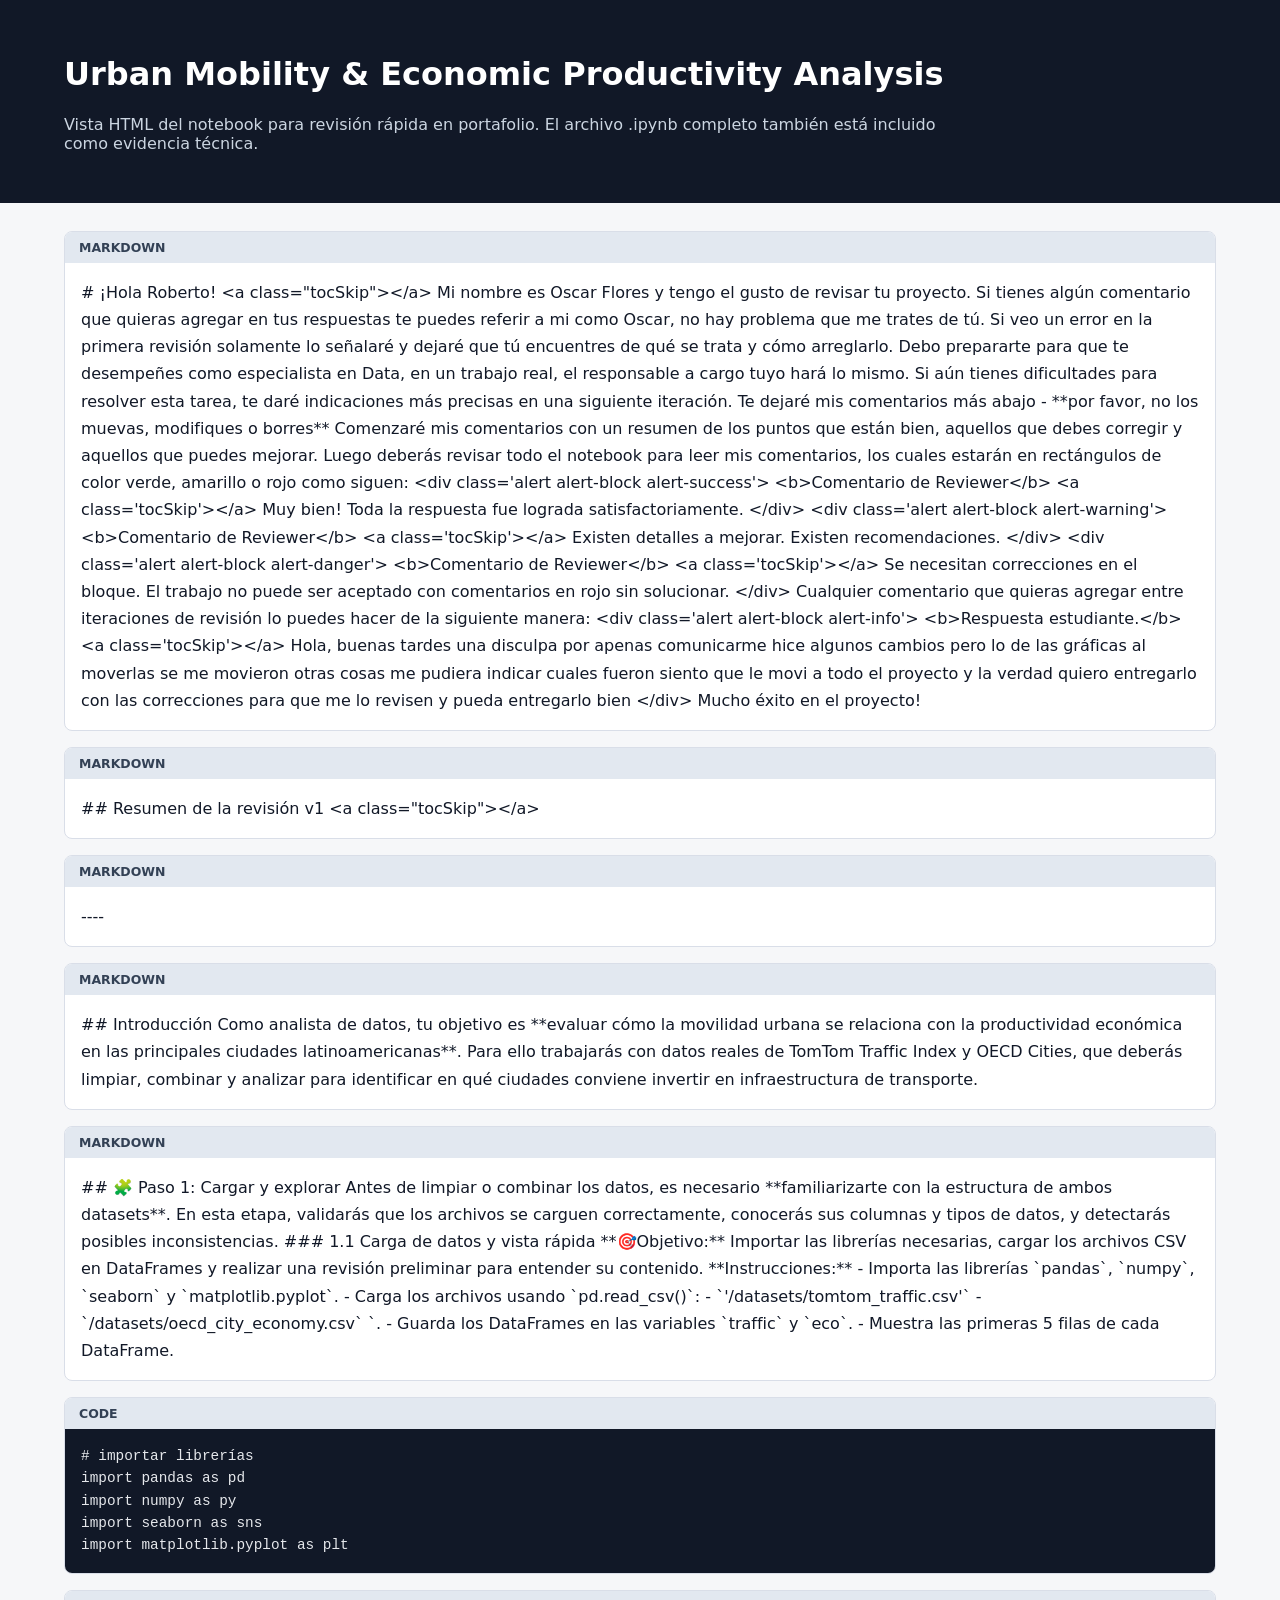
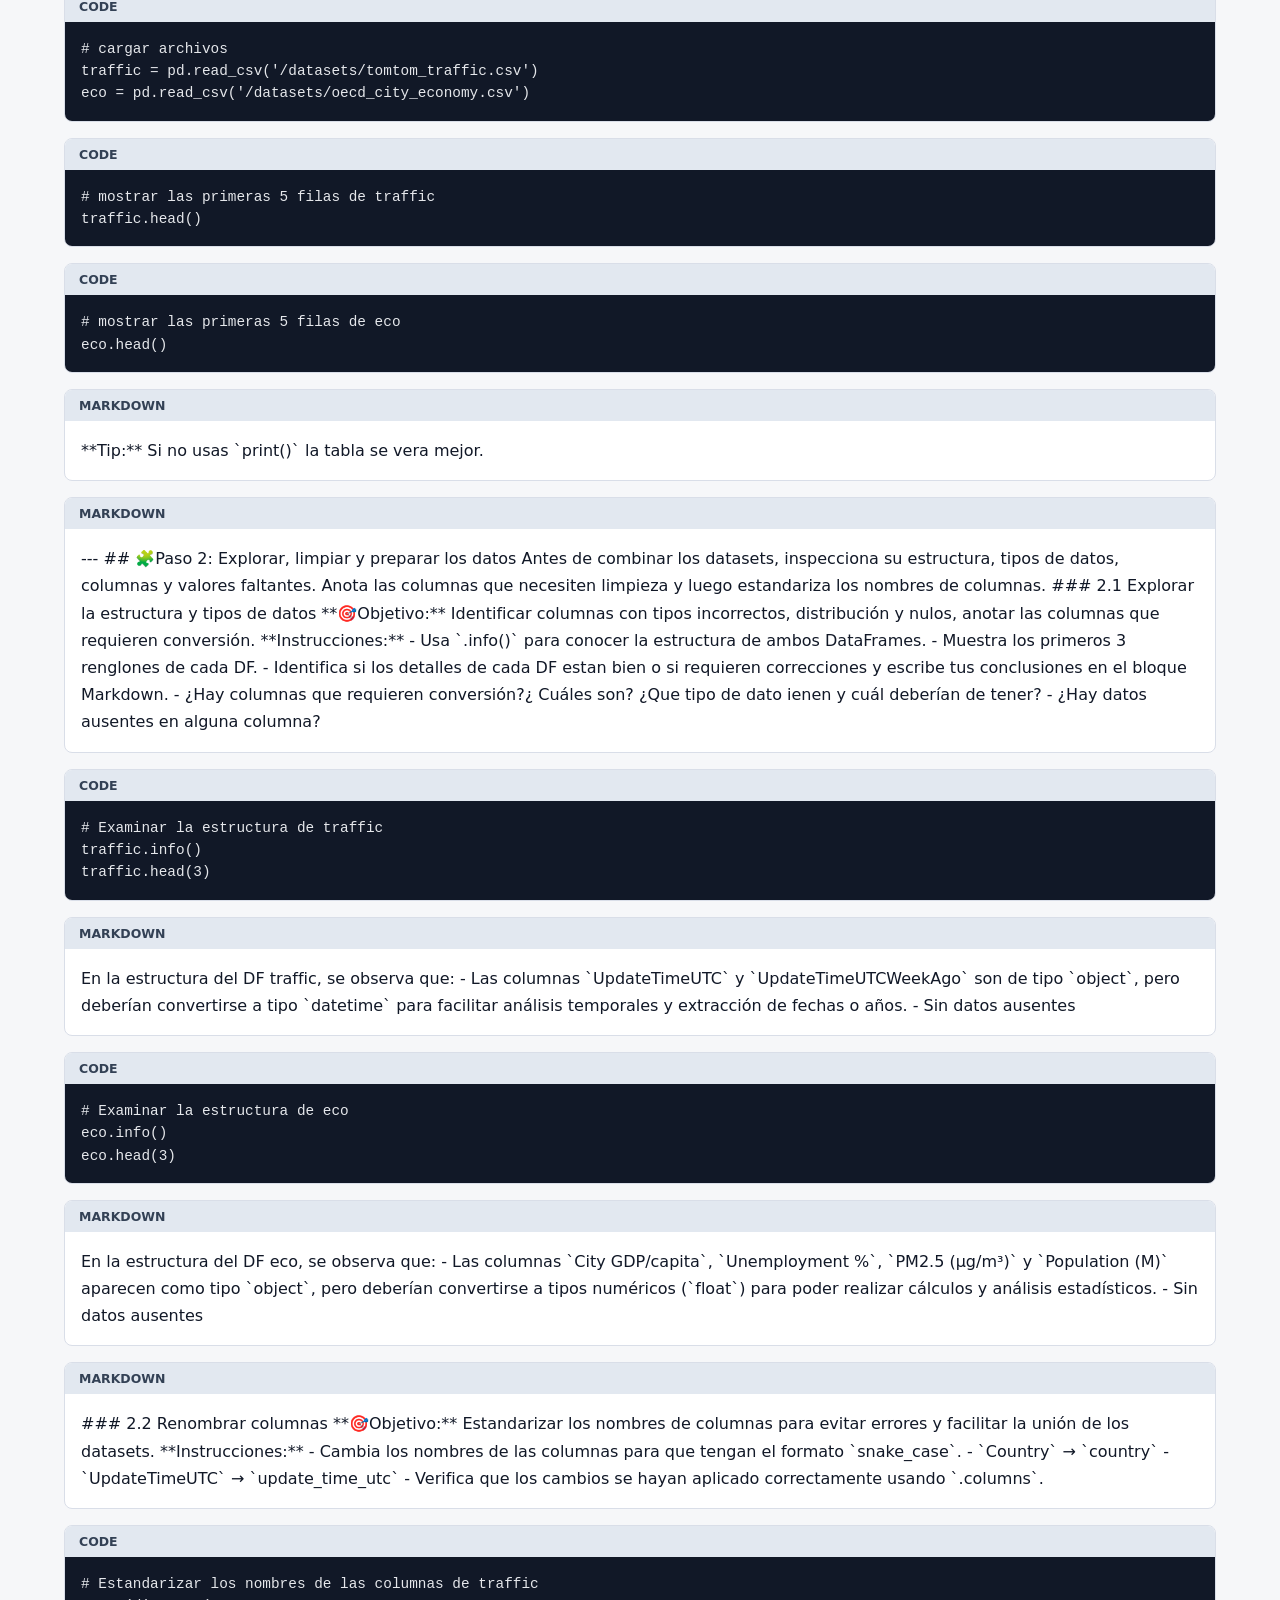
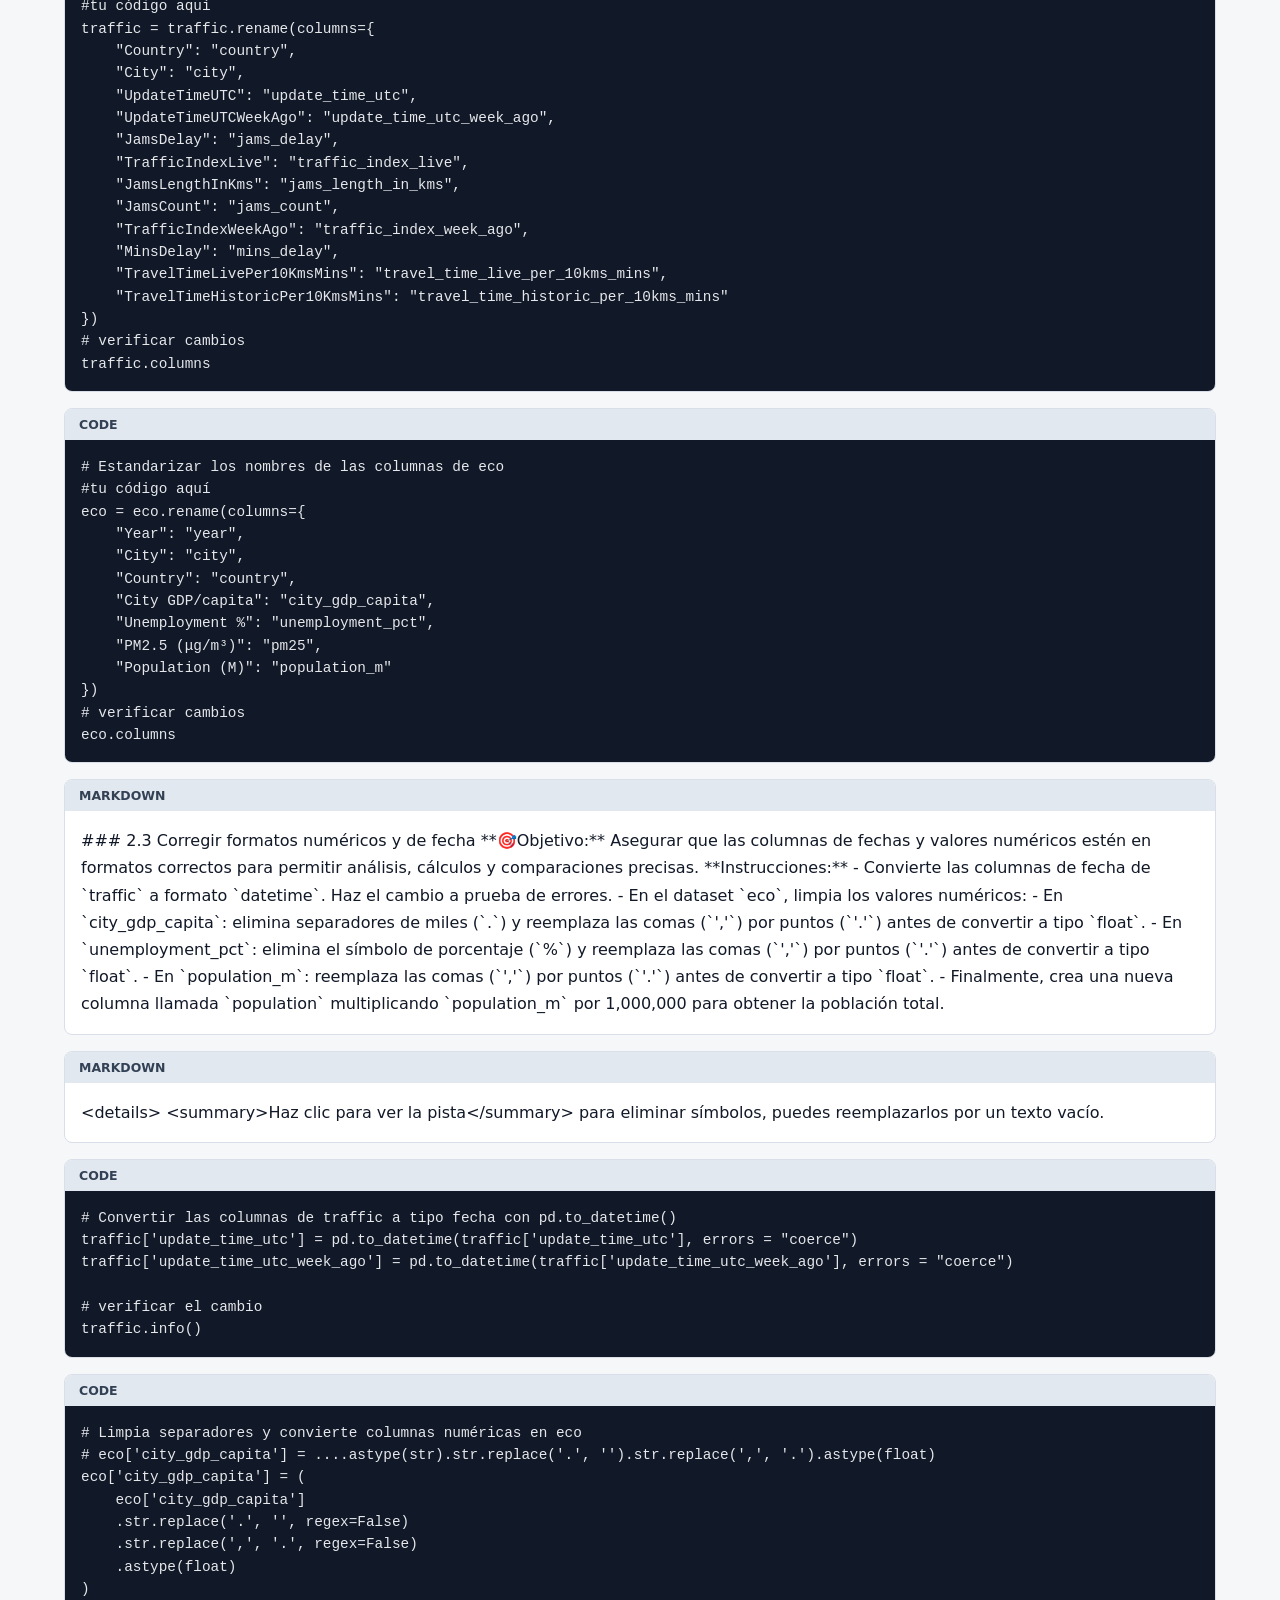
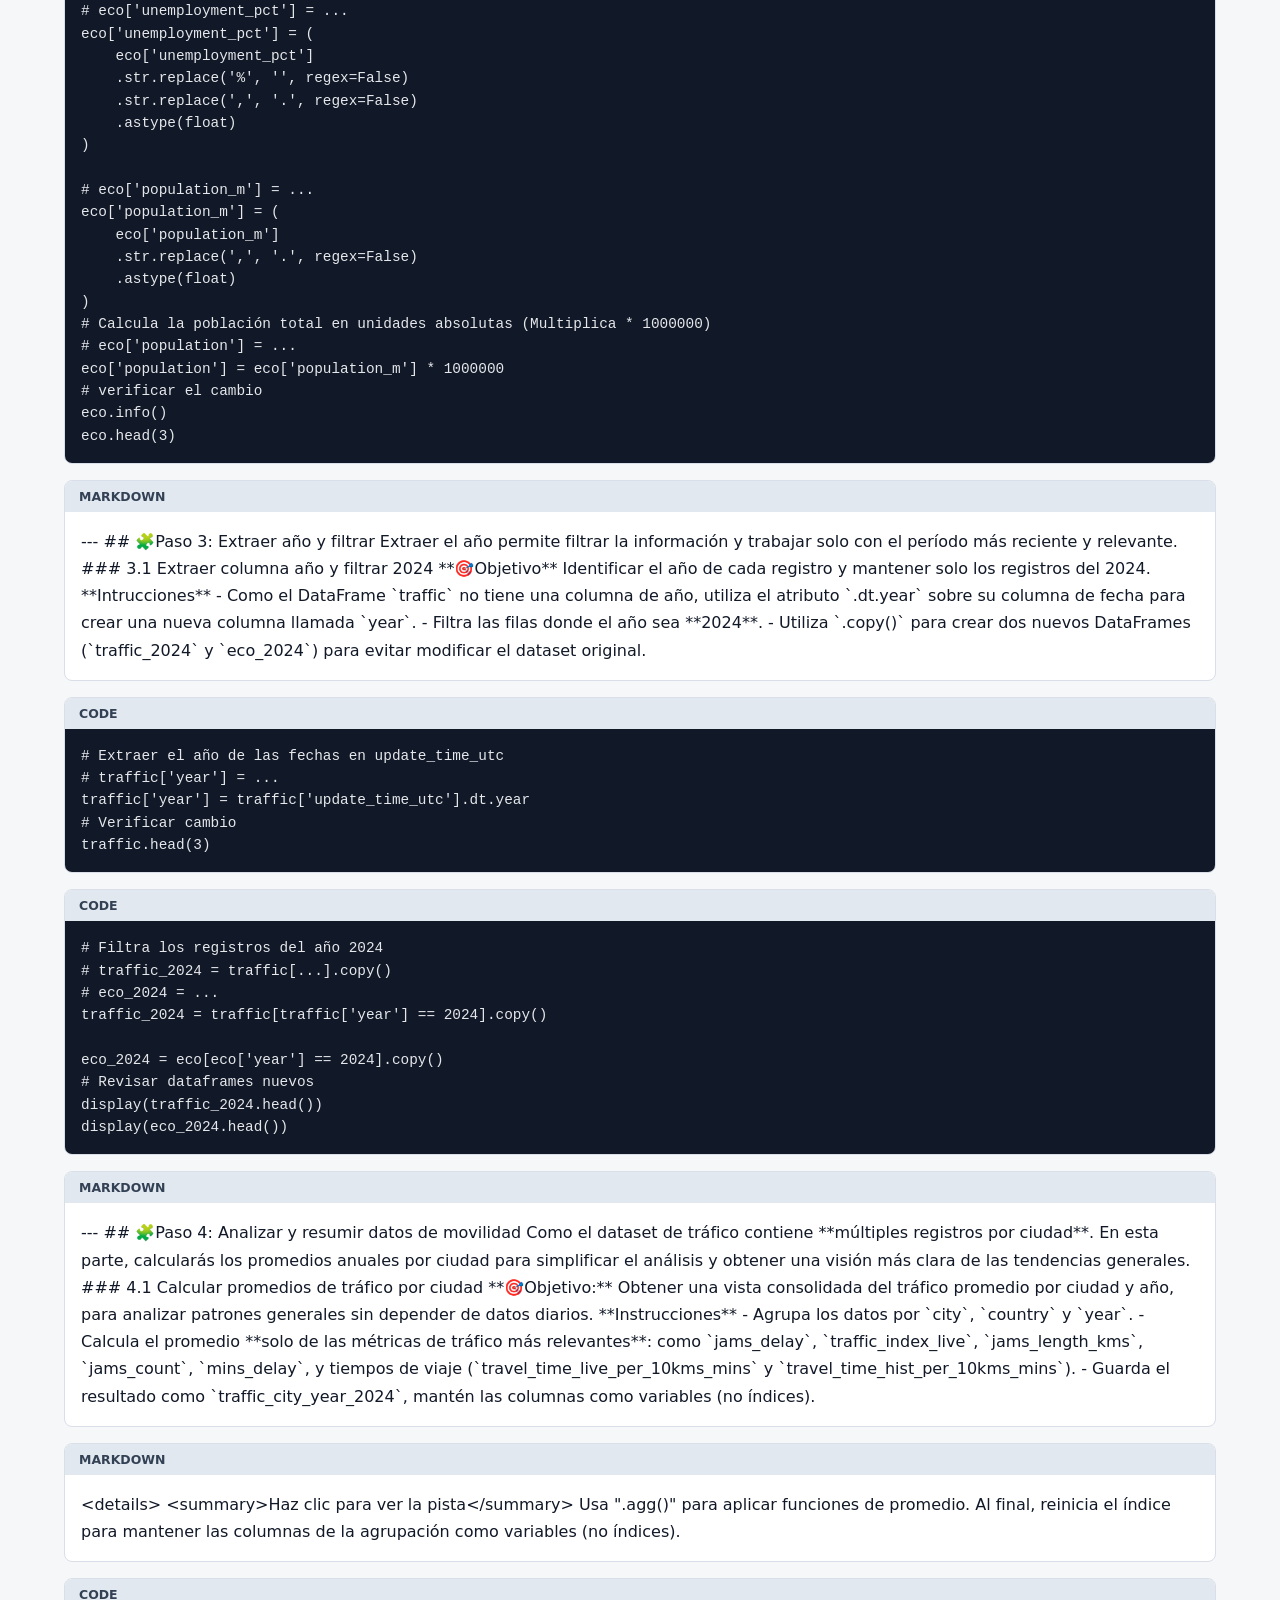
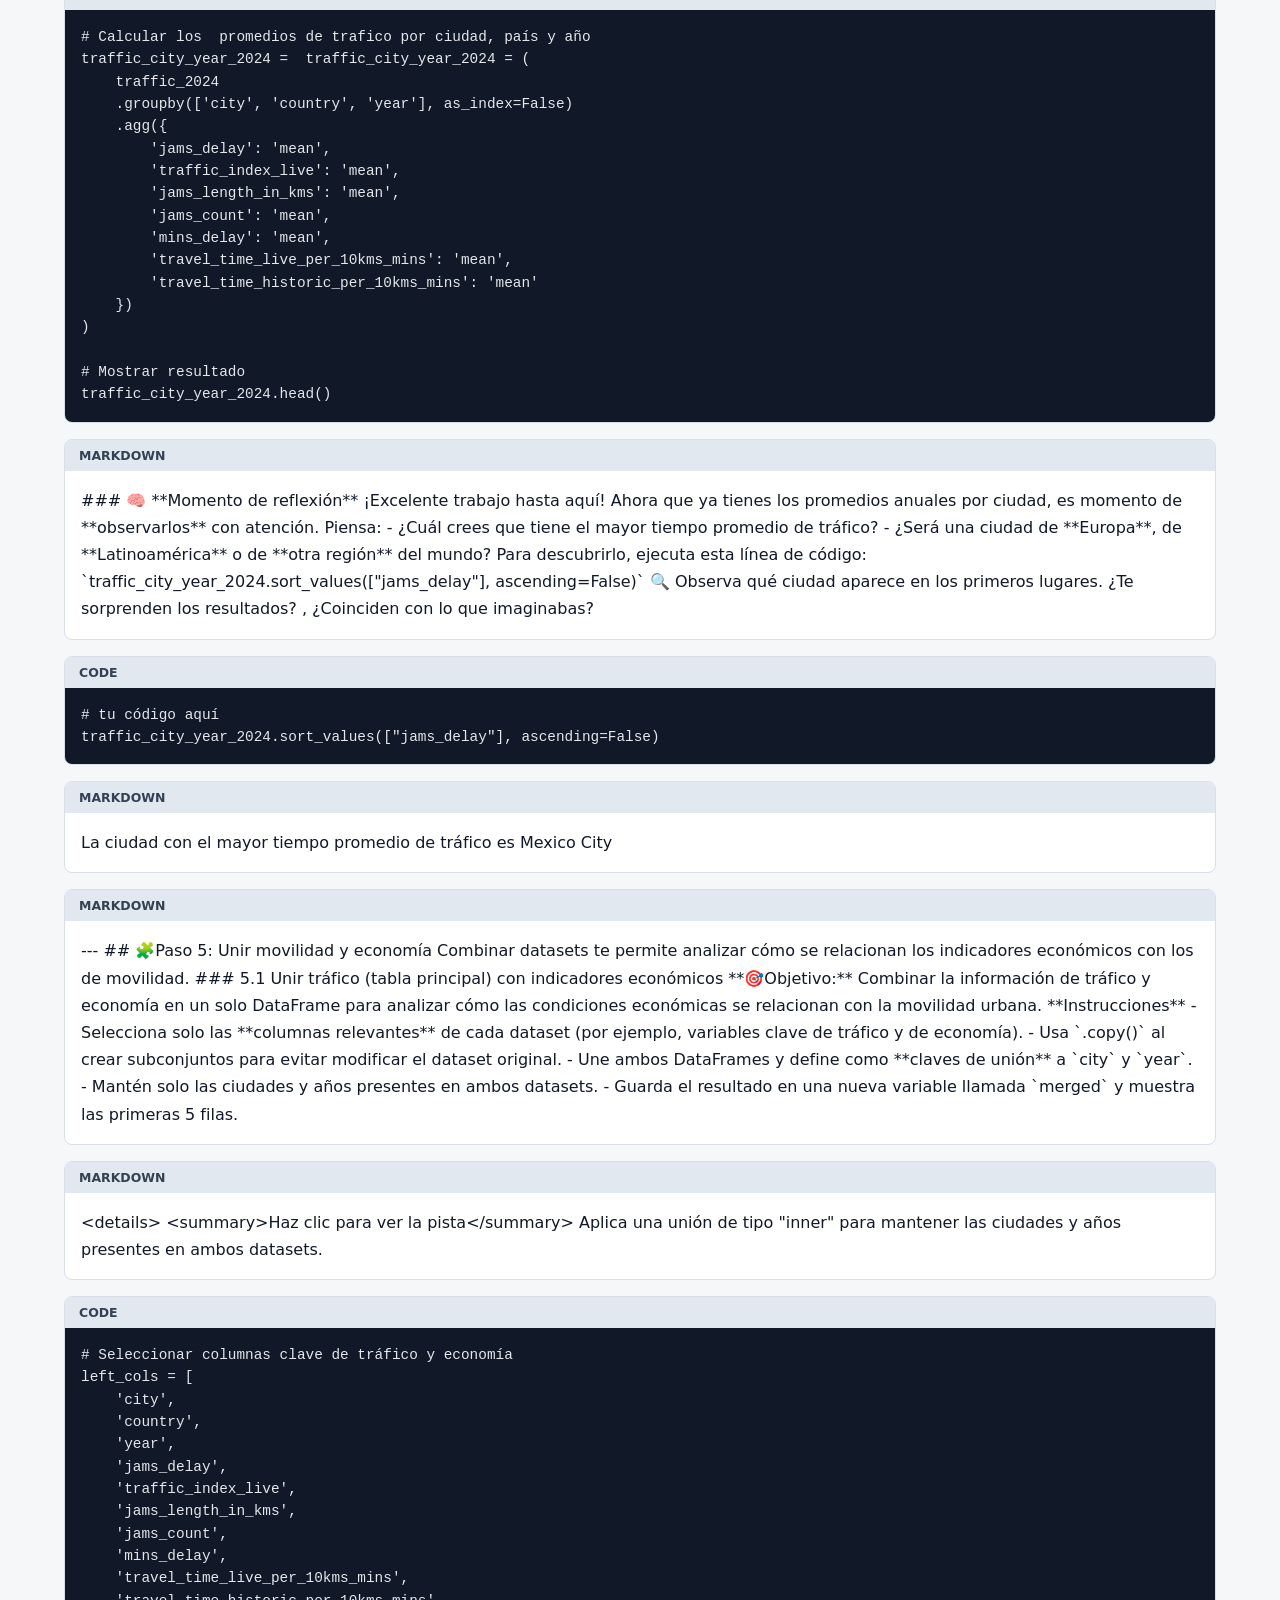
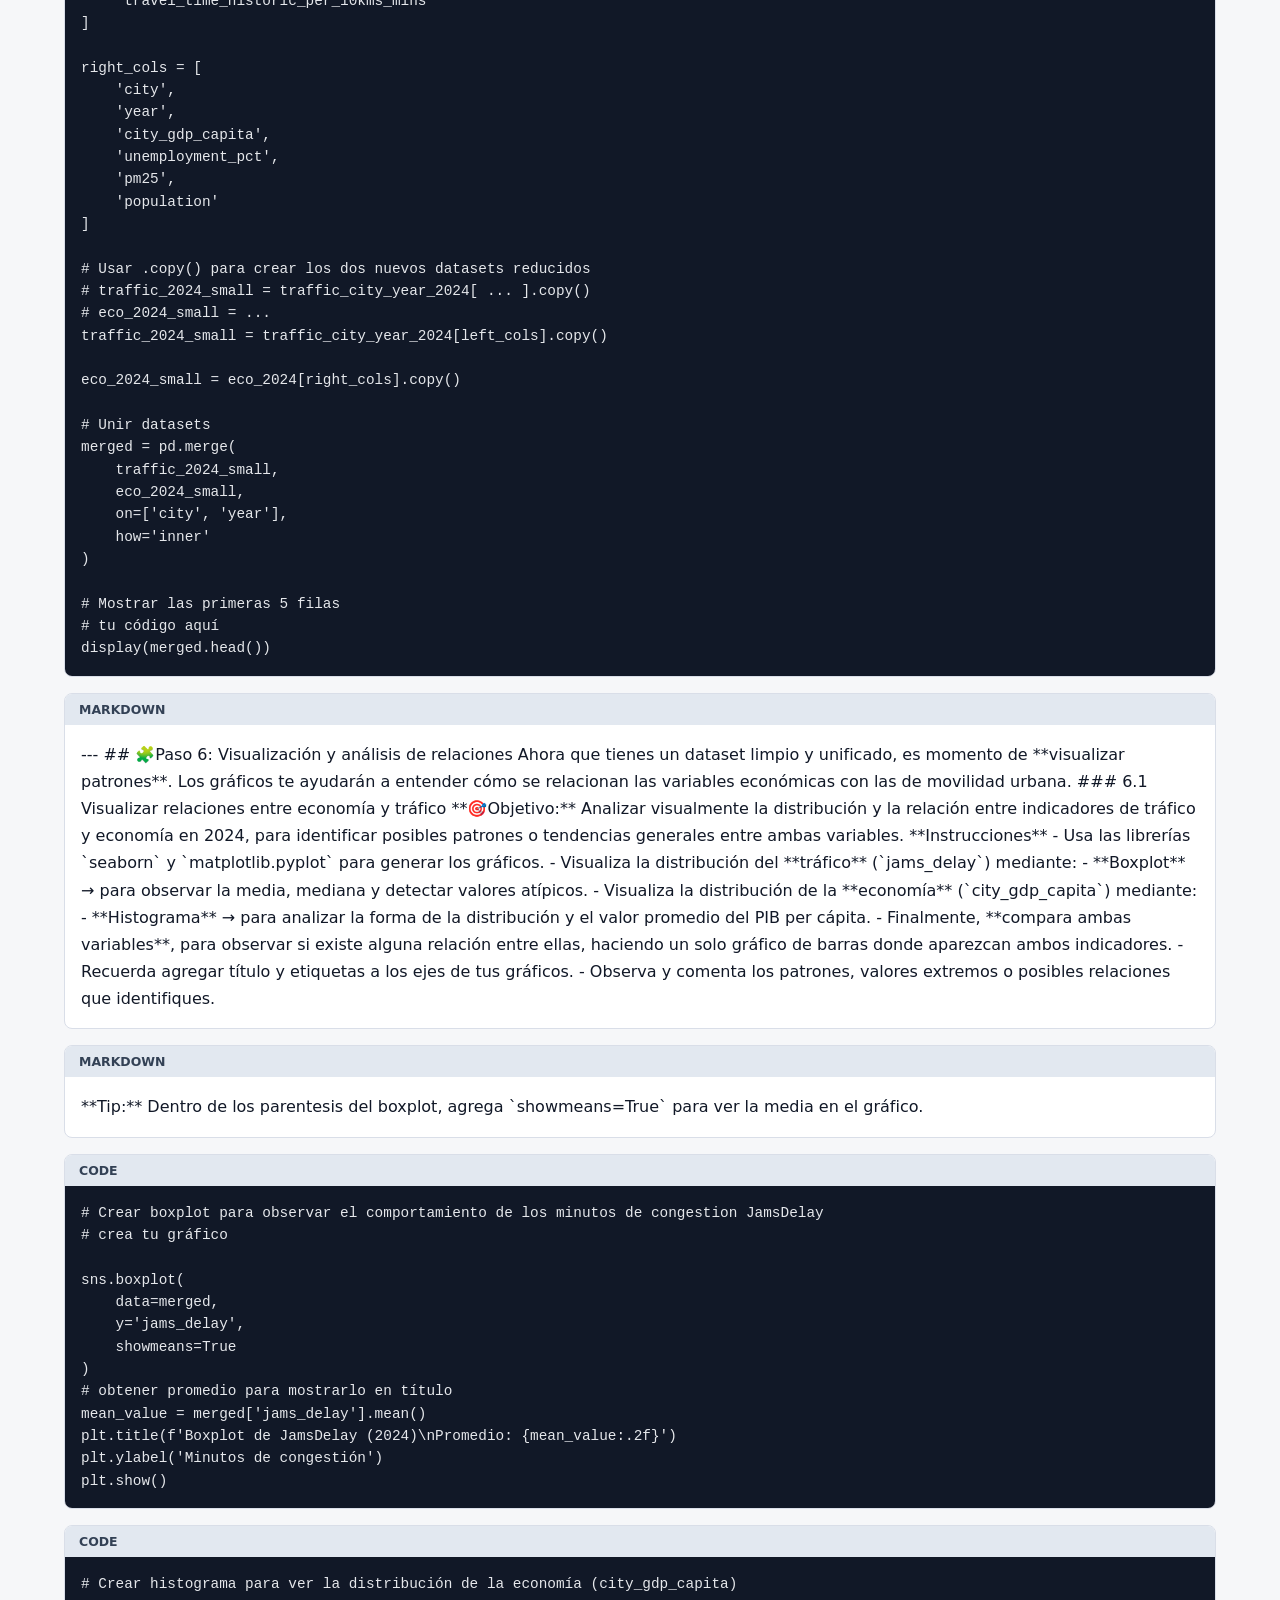
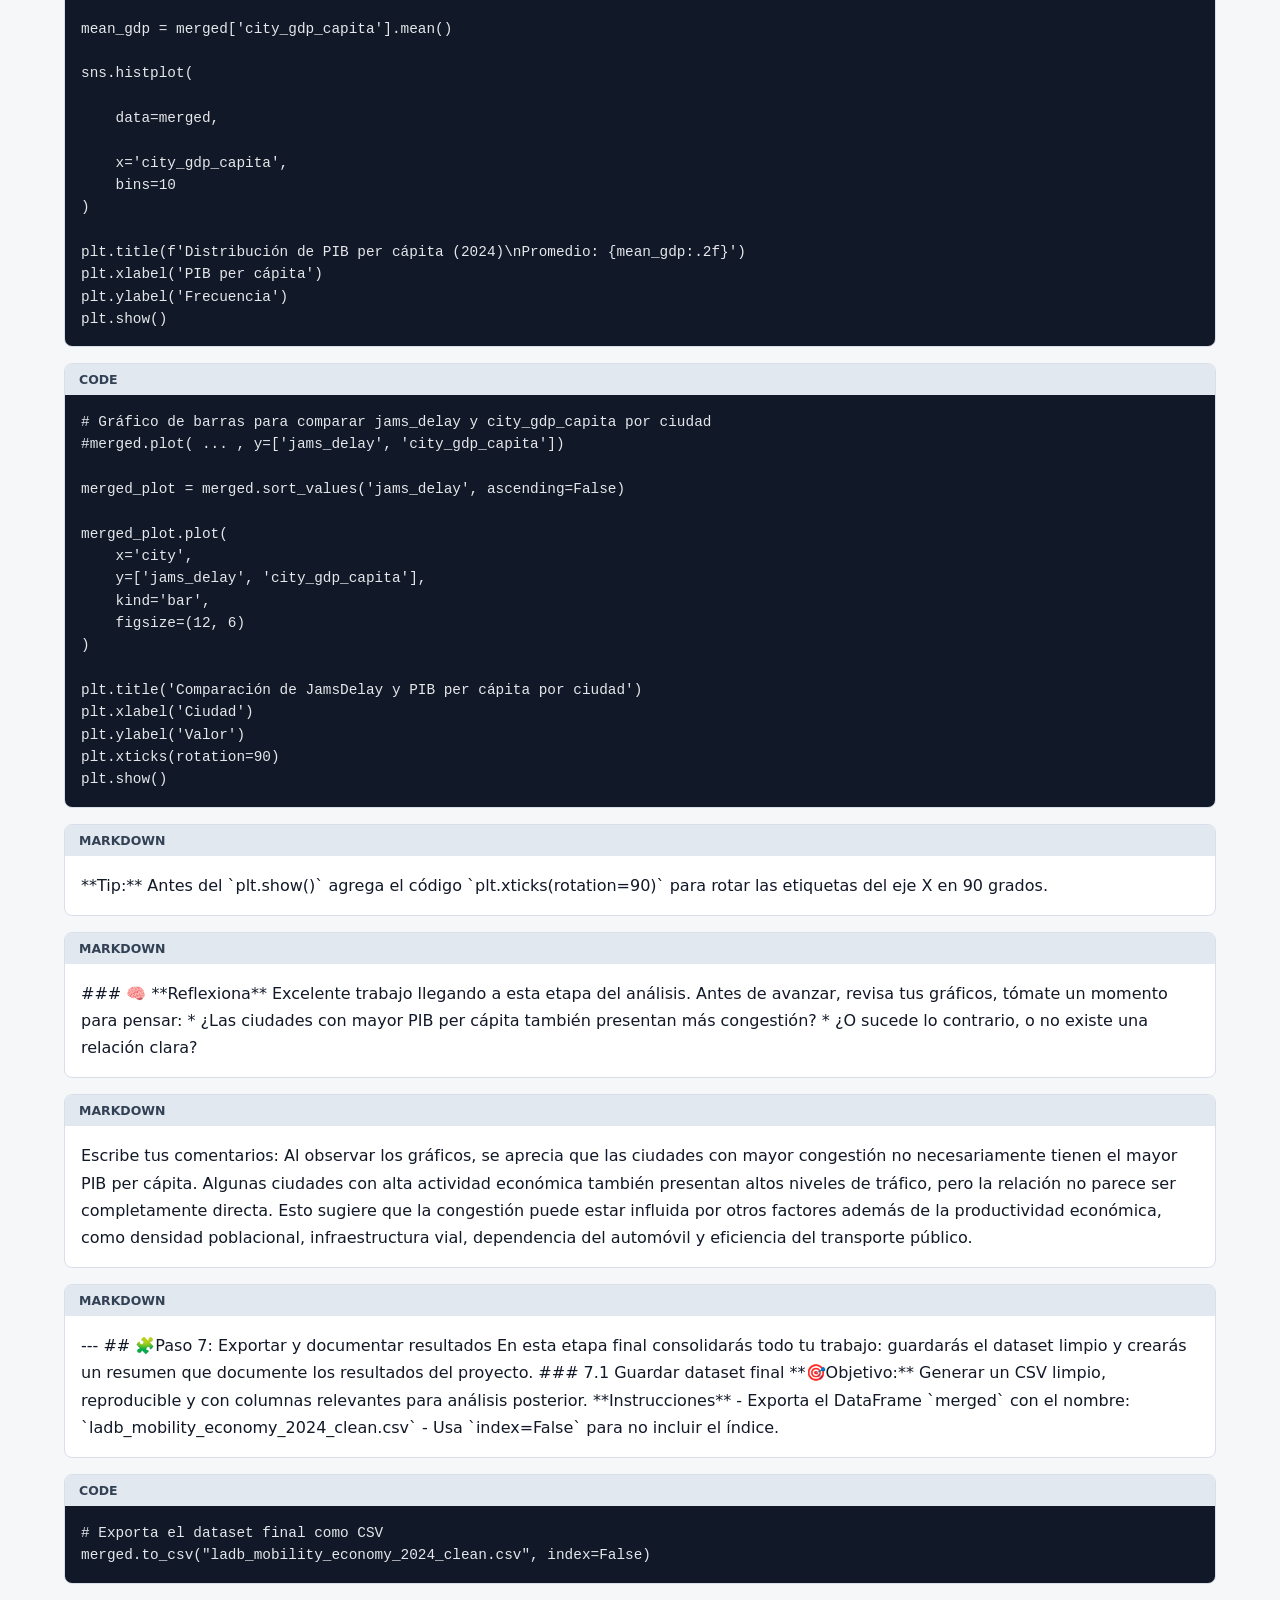
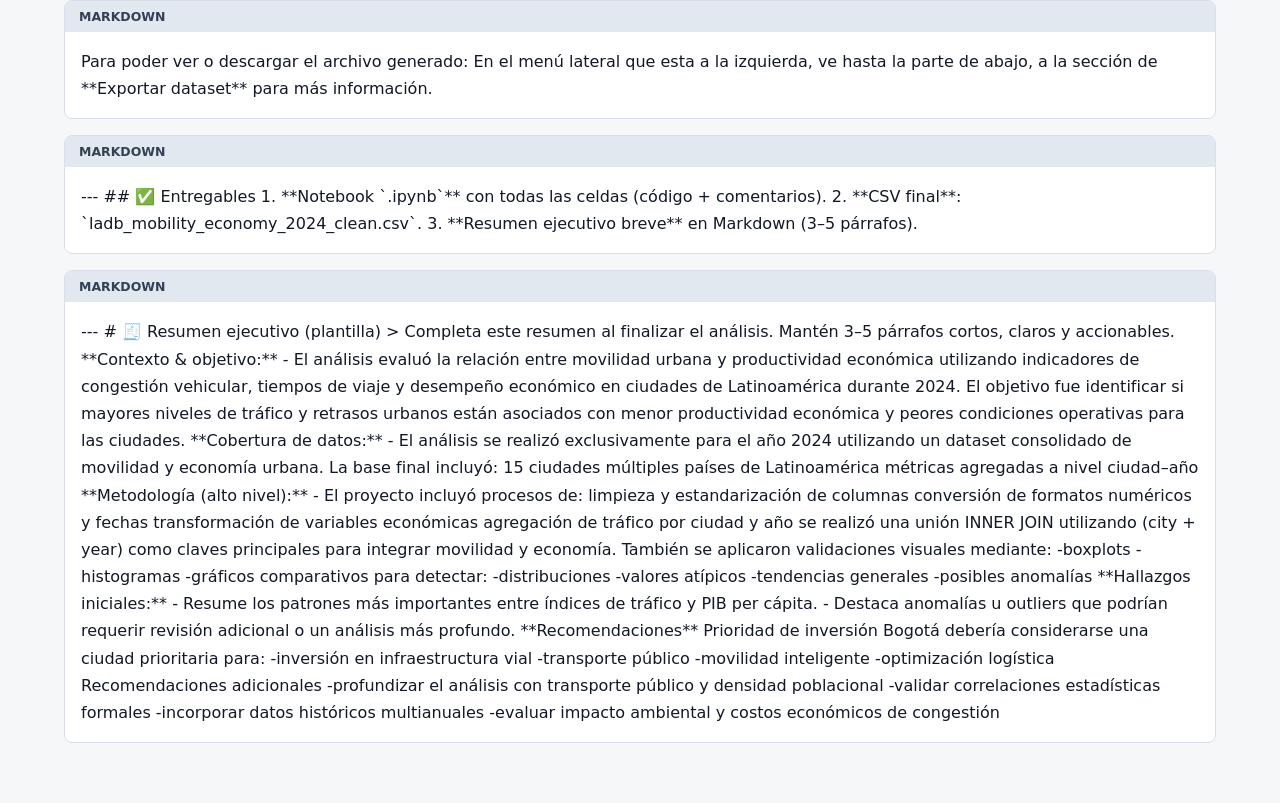
<file: assets/notebooks/urban_mobility_economy_analysis.html>
<!doctype html>
<html lang="es">
  <head>
    <meta charset="utf-8">
    <meta name="viewport" content="width=device-width, initial-scale=1">
    <title>Urban Mobility & Economic Productivity Analysis</title>
    <style>
      body {
        margin: 0;
        background: #f6f7f9;
        color: #111827;
        font-family: Inter, ui-sans-serif, system-ui, -apple-system, BlinkMacSystemFont, "Segoe UI", sans-serif;
      }
      header {
        background: #111827;
        color: white;
        padding: 34px clamp(20px, 5vw, 70px);
      }
      header p {
        color: #cbd5e1;
        max-width: 900px;
      }
      main {
        display: grid;
        gap: 16px;
        padding: 28px clamp(20px, 5vw, 70px) 60px;
      }
      .cell {
        background: white;
        border: 1px solid #d9dee8;
        border-radius: 8px;
        overflow: hidden;
      }
      .label {
        background: #e2e8f0;
        color: #334155;
        font-size: 0.78rem;
        font-weight: 800;
        padding: 8px 14px;
        text-transform: uppercase;
      }
      .markdown p {
        line-height: 1.7;
        margin: 0;
        padding: 16px;
      }
      pre {
        background: #111827;
        color: #e5e7eb;
        line-height: 1.55;
        margin: 0;
        overflow: auto;
        padding: 16px;
      }
      code {
        font-family: Consolas, "Liberation Mono", ui-monospace, monospace;
        font-size: 0.9rem;
      }
    </style>
  </head>
  <body>
    <header>
      <h1>Urban Mobility & Economic Productivity Analysis</h1>
      <p>Vista HTML del notebook para revisión rápida en portafolio. El archivo .ipynb completo también está incluido como evidencia técnica.</p>
    </header>
    <main>
      <section class='cell markdown'><div class='label'>Markdown</div><p># ¡Hola Roberto! &lt;a class=&quot;tocSkip&quot;&gt;&lt;/a&gt; Mi nombre es Oscar Flores y tengo el gusto de revisar tu proyecto. Si tienes algún comentario que quieras agregar en tus respuestas te puedes referir a mi como Oscar, no hay problema que me trates de tú. Si veo un error en la primera revisión solamente lo señalaré y dejaré que tú encuentres de qué se trata y cómo arreglarlo. Debo prepararte para que te desempeñes como especialista en Data, en un trabajo real, el responsable a cargo tuyo hará lo mismo. Si aún tienes dificultades para resolver esta tarea, te daré indicaciones más precisas en una siguiente iteración. Te dejaré mis comentarios más abajo - **por favor, no los muevas, modifiques o borres** Comenzaré mis comentarios con un resumen de los puntos que están bien, aquellos que debes corregir y aquellos que puedes mejorar. Luego deberás revisar todo el notebook para leer mis comentarios, los cuales estarán en rectángulos de color verde, amarillo o rojo como siguen: &lt;div class=&#x27;alert alert-block alert-success&#x27;&gt; &lt;b&gt;Comentario de Reviewer&lt;/b&gt; &lt;a class=&#x27;tocSkip&#x27;&gt;&lt;/a&gt; Muy bien! Toda la respuesta fue lograda satisfactoriamente. &lt;/div&gt; &lt;div class=&#x27;alert alert-block alert-warning&#x27;&gt; &lt;b&gt;Comentario de Reviewer&lt;/b&gt; &lt;a class=&#x27;tocSkip&#x27;&gt;&lt;/a&gt; Existen detalles a mejorar. Existen recomendaciones. &lt;/div&gt; &lt;div class=&#x27;alert alert-block alert-danger&#x27;&gt; &lt;b&gt;Comentario de Reviewer&lt;/b&gt; &lt;a class=&#x27;tocSkip&#x27;&gt;&lt;/a&gt; Se necesitan correcciones en el bloque. El trabajo no puede ser aceptado con comentarios en rojo sin solucionar. &lt;/div&gt; Cualquier comentario que quieras agregar entre iteraciones de revisión lo puedes hacer de la siguiente manera: &lt;div class=&#x27;alert alert-block alert-info&#x27;&gt; &lt;b&gt;Respuesta estudiante.&lt;/b&gt; &lt;a class=&#x27;tocSkip&#x27;&gt;&lt;/a&gt; Hola, buenas tardes una disculpa por apenas comunicarme hice algunos cambios pero lo de las gráficas al moverlas se me movieron otras cosas me pudiera indicar cuales fueron siento que le movi a todo el proyecto y la verdad quiero entregarlo con las correcciones para que me lo revisen y pueda entregarlo bien &lt;/div&gt; Mucho éxito en el proyecto!</p></section><section class='cell markdown'><div class='label'>Markdown</div><p>## Resumen de la revisión v1 &lt;a class=&quot;tocSkip&quot;&gt;&lt;/a&gt;</p></section><section class='cell markdown'><div class='label'>Markdown</div><p>----</p></section><section class='cell markdown'><div class='label'>Markdown</div><p>## Introducción Como analista de datos, tu objetivo es **evaluar cómo la movilidad urbana se relaciona con la productividad económica en las principales ciudades latinoamericanas**. Para ello trabajarás con datos reales de TomTom Traffic Index y OECD Cities, que deberás limpiar, combinar y analizar para identificar en qué ciudades conviene invertir en infraestructura de transporte.</p></section><section class='cell markdown'><div class='label'>Markdown</div><p>## 🧩 Paso 1: Cargar y explorar Antes de limpiar o combinar los datos, es necesario **familiarizarte con la estructura de ambos datasets**. En esta etapa, validarás que los archivos se carguen correctamente, conocerás sus columnas y tipos de datos, y detectarás posibles inconsistencias. ### 1.1 Carga de datos y vista rápida **🎯Objetivo:** Importar las librerías necesarias, cargar los archivos CSV en DataFrames y realizar una revisión preliminar para entender su contenido. **Instrucciones:** - Importa las librerías `pandas`, `numpy`, `seaborn` y `matplotlib.pyplot`. - Carga los archivos usando `pd.read_csv()`: - `&#x27;/datasets/tomtom_traffic.csv&#x27;` - `/datasets/oecd_city_economy.csv` `. - Guarda los DataFrames en las variables `traffic` y `eco`. - Muestra las primeras 5 filas de cada DataFrame.</p></section><section class='cell code'><div class='label'>Code</div><pre><code># importar librerías
import pandas as pd
import numpy as py
import seaborn as sns
import matplotlib.pyplot as plt</code></pre></section><section class='cell code'><div class='label'>Code</div><pre><code># cargar archivos
traffic = pd.read_csv(&#x27;/datasets/tomtom_traffic.csv&#x27;)
eco = pd.read_csv(&#x27;/datasets/oecd_city_economy.csv&#x27;)</code></pre></section><section class='cell code'><div class='label'>Code</div><pre><code># mostrar las primeras 5 filas de traffic
traffic.head()</code></pre></section><section class='cell code'><div class='label'>Code</div><pre><code># mostrar las primeras 5 filas de eco
eco.head()</code></pre></section><section class='cell markdown'><div class='label'>Markdown</div><p>**Tip:** Si no usas `print()` la tabla se vera mejor.</p></section><section class='cell markdown'><div class='label'>Markdown</div><p>--- ## 🧩Paso 2: Explorar, limpiar y preparar los datos Antes de combinar los datasets, inspecciona su estructura, tipos de datos, columnas y valores faltantes. Anota las columnas que necesiten limpieza y luego estandariza los nombres de columnas. ### 2.1 Explorar la estructura y tipos de datos **🎯Objetivo:** Identificar columnas con tipos incorrectos, distribución y nulos, anotar las columnas que requieren conversión. **Instrucciones:** - Usa `.info()` para conocer la estructura de ambos DataFrames. - Muestra los primeros 3 renglones de cada DF. - Identifica si los detalles de cada DF estan bien o si requieren correcciones y escribe tus conclusiones en el bloque Markdown. - ¿Hay columnas que requieren conversión?¿ Cuáles son? ¿Que tipo de dato ienen y cuál deberían de tener? - ¿Hay datos ausentes en alguna columna?</p></section><section class='cell code'><div class='label'>Code</div><pre><code># Examinar la estructura de traffic
traffic.info()
traffic.head(3)</code></pre></section><section class='cell markdown'><div class='label'>Markdown</div><p>En la estructura del DF traffic, se observa que: - Las columnas `UpdateTimeUTC` y `UpdateTimeUTCWeekAgo` son de tipo `object`, pero deberían convertirse a tipo `datetime` para facilitar análisis temporales y extracción de fechas o años. - Sin datos ausentes</p></section><section class='cell code'><div class='label'>Code</div><pre><code># Examinar la estructura de eco
eco.info()
eco.head(3)</code></pre></section><section class='cell markdown'><div class='label'>Markdown</div><p>En la estructura del DF eco, se observa que: - Las columnas `City GDP/capita`, `Unemployment %`, `PM2.5 (μg/m³)` y `Population (M)` aparecen como tipo `object`, pero deberían convertirse a tipos numéricos (`float`) para poder realizar cálculos y análisis estadísticos. - Sin datos ausentes</p></section><section class='cell markdown'><div class='label'>Markdown</div><p>### 2.2 Renombrar columnas **🎯Objetivo:** Estandarizar los nombres de columnas para evitar errores y facilitar la unión de los datasets. **Instrucciones:** - Cambia los nombres de las columnas para que tengan el formato `snake_case`. - `Country` → `country` - `UpdateTimeUTC` → `update_time_utc` - Verifica que los cambios se hayan aplicado correctamente usando `.columns`.</p></section><section class='cell code'><div class='label'>Code</div><pre><code># Estandarizar los nombres de las columnas de traffic
#tu código aquí
traffic = traffic.rename(columns={
    &quot;Country&quot;: &quot;country&quot;,
    &quot;City&quot;: &quot;city&quot;,
    &quot;UpdateTimeUTC&quot;: &quot;update_time_utc&quot;,
    &quot;UpdateTimeUTCWeekAgo&quot;: &quot;update_time_utc_week_ago&quot;,
    &quot;JamsDelay&quot;: &quot;jams_delay&quot;,
    &quot;TrafficIndexLive&quot;: &quot;traffic_index_live&quot;,
    &quot;JamsLengthInKms&quot;: &quot;jams_length_in_kms&quot;,
    &quot;JamsCount&quot;: &quot;jams_count&quot;,
    &quot;TrafficIndexWeekAgo&quot;: &quot;traffic_index_week_ago&quot;,
    &quot;MinsDelay&quot;: &quot;mins_delay&quot;,
    &quot;TravelTimeLivePer10KmsMins&quot;: &quot;travel_time_live_per_10kms_mins&quot;,
    &quot;TravelTimeHistoricPer10KmsMins&quot;: &quot;travel_time_historic_per_10kms_mins&quot;
})
# verificar cambios
traffic.columns</code></pre></section><section class='cell code'><div class='label'>Code</div><pre><code># Estandarizar los nombres de las columnas de eco
#tu código aquí
eco = eco.rename(columns={
    &quot;Year&quot;: &quot;year&quot;,
    &quot;City&quot;: &quot;city&quot;,
    &quot;Country&quot;: &quot;country&quot;,
    &quot;City GDP/capita&quot;: &quot;city_gdp_capita&quot;,
    &quot;Unemployment %&quot;: &quot;unemployment_pct&quot;,
    &quot;PM2.5 (μg/m³)&quot;: &quot;pm25&quot;,
    &quot;Population (M)&quot;: &quot;population_m&quot;
})
# verificar cambios
eco.columns</code></pre></section><section class='cell markdown'><div class='label'>Markdown</div><p>### 2.3 Corregir formatos numéricos y de fecha **🎯Objetivo:** Asegurar que las columnas de fechas y valores numéricos estén en formatos correctos para permitir análisis, cálculos y comparaciones precisas. **Instrucciones:** - Convierte las columnas de fecha de `traffic` a formato `datetime`. Haz el cambio a prueba de errores. - En el dataset `eco`, limpia los valores numéricos: - En `city_gdp_capita`: elimina separadores de miles (`.`) y reemplaza las comas (`&#x27;,&#x27;`) por puntos (`&#x27;.&#x27;`) antes de convertir a tipo `float`. - En `unemployment_pct`: elimina el símbolo de porcentaje (`%`) y reemplaza las comas (`&#x27;,&#x27;`) por puntos (`&#x27;.&#x27;`) antes de convertir a tipo `float`. - En `population_m`: reemplaza las comas (`&#x27;,&#x27;`) por puntos (`&#x27;.&#x27;`) antes de convertir a tipo `float`. - Finalmente, crea una nueva columna llamada `population` multiplicando `population_m` por 1,000,000 para obtener la población total.</p></section><section class='cell markdown'><div class='label'>Markdown</div><p>&lt;details&gt; &lt;summary&gt;Haz clic para ver la pista&lt;/summary&gt; para eliminar símbolos, puedes reemplazarlos por un texto vacío.</p></section><section class='cell code'><div class='label'>Code</div><pre><code># Convertir las columnas de traffic a tipo fecha con pd.to_datetime()
traffic[&#x27;update_time_utc&#x27;] = pd.to_datetime(traffic[&#x27;update_time_utc&#x27;], errors = &quot;coerce&quot;)
traffic[&#x27;update_time_utc_week_ago&#x27;] = pd.to_datetime(traffic[&#x27;update_time_utc_week_ago&#x27;], errors = &quot;coerce&quot;)

# verificar el cambio
traffic.info()</code></pre></section><section class='cell code'><div class='label'>Code</div><pre><code># Limpia separadores y convierte columnas numéricas en eco
# eco[&#x27;city_gdp_capita&#x27;] = ....astype(str).str.replace(&#x27;.&#x27;, &#x27;&#x27;).str.replace(&#x27;,&#x27;, &#x27;.&#x27;).astype(float)
eco[&#x27;city_gdp_capita&#x27;] = (
    eco[&#x27;city_gdp_capita&#x27;]
    .str.replace(&#x27;.&#x27;, &#x27;&#x27;, regex=False)
    .str.replace(&#x27;,&#x27;, &#x27;.&#x27;, regex=False)
    .astype(float)
)
# eco[&#x27;unemployment_pct&#x27;] = ...
eco[&#x27;unemployment_pct&#x27;] = (
    eco[&#x27;unemployment_pct&#x27;]
    .str.replace(&#x27;%&#x27;, &#x27;&#x27;, regex=False)
    .str.replace(&#x27;,&#x27;, &#x27;.&#x27;, regex=False)
    .astype(float)
)

# eco[&#x27;population_m&#x27;] = ...
eco[&#x27;population_m&#x27;] = (
    eco[&#x27;population_m&#x27;]
    .str.replace(&#x27;,&#x27;, &#x27;.&#x27;, regex=False)
    .astype(float)
)
# Calcula la población total en unidades absolutas (Multiplica * 1000000)
# eco[&#x27;population&#x27;] = ...
eco[&#x27;population&#x27;] = eco[&#x27;population_m&#x27;] * 1000000
# verificar el cambio
eco.info()
eco.head(3)</code></pre></section><section class='cell markdown'><div class='label'>Markdown</div><p>--- ## 🧩Paso 3: Extraer año y filtrar Extraer el año permite filtrar la información y trabajar solo con el período más reciente y relevante. ### 3.1 Extraer columna año y filtrar 2024 **🎯Objetivo** Identificar el año de cada registro y mantener solo los registros del 2024. **Intrucciones** - Como el DataFrame `traffic` no tiene una columna de año, utiliza el atributo `.dt.year` sobre su columna de fecha para crear una nueva columna llamada `year`. - Filtra las filas donde el año sea **2024**. - Utiliza `.copy()` para crear dos nuevos DataFrames (`traffic_2024` y `eco_2024`) para evitar modificar el dataset original.</p></section><section class='cell code'><div class='label'>Code</div><pre><code># Extraer el año de las fechas en update_time_utc
# traffic[&#x27;year&#x27;] = ...
traffic[&#x27;year&#x27;] = traffic[&#x27;update_time_utc&#x27;].dt.year
# Verificar cambio
traffic.head(3)</code></pre></section><section class='cell code'><div class='label'>Code</div><pre><code># Filtra los registros del año 2024
# traffic_2024 = traffic[...].copy()
# eco_2024 = ...
traffic_2024 = traffic[traffic[&#x27;year&#x27;] == 2024].copy()

eco_2024 = eco[eco[&#x27;year&#x27;] == 2024].copy()
# Revisar dataframes nuevos
display(traffic_2024.head())
display(eco_2024.head())</code></pre></section><section class='cell markdown'><div class='label'>Markdown</div><p>--- ## 🧩Paso 4: Analizar y resumir datos de movilidad Como el dataset de tráfico contiene **múltiples registros por ciudad**. En esta parte, calcularás los promedios anuales por ciudad para simplificar el análisis y obtener una visión más clara de las tendencias generales. ### 4.1 Calcular promedios de tráfico por ciudad **🎯Objetivo:** Obtener una vista consolidada del tráfico promedio por ciudad y año, para analizar patrones generales sin depender de datos diarios. **Instrucciones** - Agrupa los datos por `city`, `country` y `year`. - Calcula el promedio **solo de las métricas de tráfico más relevantes**: como `jams_delay`, `traffic_index_live`, `jams_length_kms`, `jams_count`, `mins_delay`, y tiempos de viaje (`travel_time_live_per_10kms_mins` y `travel_time_hist_per_10kms_mins`). - Guarda el resultado como `traffic_city_year_2024`, mantén las columnas como variables (no índices).</p></section><section class='cell markdown'><div class='label'>Markdown</div><p>&lt;details&gt; &lt;summary&gt;Haz clic para ver la pista&lt;/summary&gt; Usa &quot;.agg()&quot; para aplicar funciones de promedio. Al final, reinicia el índice para mantener las columnas de la agrupación como variables (no índices).</p></section><section class='cell code'><div class='label'>Code</div><pre><code># Calcular los  promedios de trafico por ciudad, país y año
traffic_city_year_2024 =  traffic_city_year_2024 = (
    traffic_2024
    .groupby([&#x27;city&#x27;, &#x27;country&#x27;, &#x27;year&#x27;], as_index=False)
    .agg({
        &#x27;jams_delay&#x27;: &#x27;mean&#x27;,
        &#x27;traffic_index_live&#x27;: &#x27;mean&#x27;,
        &#x27;jams_length_in_kms&#x27;: &#x27;mean&#x27;,
        &#x27;jams_count&#x27;: &#x27;mean&#x27;,
        &#x27;mins_delay&#x27;: &#x27;mean&#x27;,
        &#x27;travel_time_live_per_10kms_mins&#x27;: &#x27;mean&#x27;,
        &#x27;travel_time_historic_per_10kms_mins&#x27;: &#x27;mean&#x27;
    })
)

# Mostrar resultado
traffic_city_year_2024.head()</code></pre></section><section class='cell markdown'><div class='label'>Markdown</div><p>### 🧠 **Momento de reflexión** ¡Excelente trabajo hasta aquí! Ahora que ya tienes los promedios anuales por ciudad, es momento de **observarlos** con atención. Piensa: - ¿Cuál crees que tiene el mayor tiempo promedio de tráfico? - ¿Será una ciudad de **Europa**, de **Latinoamérica** o de **otra región** del mundo? Para descubrirlo, ejecuta esta línea de código: `traffic_city_year_2024.sort_values([&quot;jams_delay&quot;], ascending=False)` 🔍 Observa qué ciudad aparece en los primeros lugares. ¿Te sorprenden los resultados? , ¿Coinciden con lo que imaginabas?</p></section><section class='cell code'><div class='label'>Code</div><pre><code># tu código aquí
traffic_city_year_2024.sort_values([&quot;jams_delay&quot;], ascending=False)</code></pre></section><section class='cell markdown'><div class='label'>Markdown</div><p>La ciudad con el mayor tiempo promedio de tráfico es Mexico City</p></section><section class='cell markdown'><div class='label'>Markdown</div><p>--- ## 🧩Paso 5: Unir movilidad y economía Combinar datasets te permite analizar cómo se relacionan los indicadores económicos con los de movilidad. ### 5.1 Unir tráfico (tabla principal) con indicadores económicos **🎯Objetivo:** Combinar la información de tráfico y economía en un solo DataFrame para analizar cómo las condiciones económicas se relacionan con la movilidad urbana. **Instrucciones** - Selecciona solo las **columnas relevantes** de cada dataset (por ejemplo, variables clave de tráfico y de economía). - Usa `.copy()` al crear subconjuntos para evitar modificar el dataset original. - Une ambos DataFrames y define como **claves de unión** a `city` y `year`. - Mantén solo las ciudades y años presentes en ambos datasets. - Guarda el resultado en una nueva variable llamada `merged` y muestra las primeras 5 filas.</p></section><section class='cell markdown'><div class='label'>Markdown</div><p>&lt;details&gt; &lt;summary&gt;Haz clic para ver la pista&lt;/summary&gt; Aplica una unión de tipo &quot;inner&quot; para mantener las ciudades y años presentes en ambos datasets.</p></section><section class='cell code'><div class='label'>Code</div><pre><code># Seleccionar columnas clave de tráfico y economía
left_cols = [
    &#x27;city&#x27;,
    &#x27;country&#x27;,
    &#x27;year&#x27;,
    &#x27;jams_delay&#x27;,
    &#x27;traffic_index_live&#x27;,
    &#x27;jams_length_in_kms&#x27;,
    &#x27;jams_count&#x27;,
    &#x27;mins_delay&#x27;,
    &#x27;travel_time_live_per_10kms_mins&#x27;,
    &#x27;travel_time_historic_per_10kms_mins&#x27;
]

right_cols = [
    &#x27;city&#x27;,
    &#x27;year&#x27;,
    &#x27;city_gdp_capita&#x27;,
    &#x27;unemployment_pct&#x27;,
    &#x27;pm25&#x27;,
    &#x27;population&#x27;
]

# Usar .copy() para crear los dos nuevos datasets reducidos
# traffic_2024_small = traffic_city_year_2024[ ... ].copy()
# eco_2024_small = ...
traffic_2024_small = traffic_city_year_2024[left_cols].copy()

eco_2024_small = eco_2024[right_cols].copy()

# Unir datasets
merged = pd.merge(
    traffic_2024_small,
    eco_2024_small,
    on=[&#x27;city&#x27;, &#x27;year&#x27;],
    how=&#x27;inner&#x27;
)

# Mostrar las primeras 5 filas
# tu código aquí
display(merged.head())</code></pre></section><section class='cell markdown'><div class='label'>Markdown</div><p>--- ## 🧩Paso 6: Visualización y análisis de relaciones Ahora que tienes un dataset limpio y unificado, es momento de **visualizar patrones**. Los gráficos te ayudarán a entender cómo se relacionan las variables económicas con las de movilidad urbana. ### 6.1 Visualizar relaciones entre economía y tráfico **🎯Objetivo:** Analizar visualmente la distribución y la relación entre indicadores de tráfico y economía en 2024, para identificar posibles patrones o tendencias generales entre ambas variables. **Instrucciones** - Usa las librerías `seaborn` y `matplotlib.pyplot` para generar los gráficos. - Visualiza la distribución del **tráfico** (`jams_delay`) mediante: - **Boxplot** → para observar la media, mediana y detectar valores atípicos. - Visualiza la distribución de la **economía** (`city_gdp_capita`) mediante: - **Histograma** → para analizar la forma de la distribución y el valor promedio del PIB per cápita. - Finalmente, **compara ambas variables**, para observar si existe alguna relación entre ellas, haciendo un solo gráfico de barras donde aparezcan ambos indicadores. - Recuerda agregar título y etiquetas a los ejes de tus gráficos. - Observa y comenta los patrones, valores extremos o posibles relaciones que identifiques.</p></section><section class='cell markdown'><div class='label'>Markdown</div><p>**Tip:** Dentro de los parentesis del boxplot, agrega `showmeans=True` para ver la media en el gráfico.</p></section><section class='cell code'><div class='label'>Code</div><pre><code># Crear boxplot para observar el comportamiento de los minutos de congestion JamsDelay
# crea tu gráfico

sns.boxplot(
    data=merged,
    y=&#x27;jams_delay&#x27;,
    showmeans=True
)
# obtener promedio para mostrarlo en título
mean_value = merged[&#x27;jams_delay&#x27;].mean()
plt.title(f&#x27;Boxplot de JamsDelay (2024)\nPromedio: {mean_value:.2f}&#x27;)
plt.ylabel(&#x27;Minutos de congestión&#x27;)
plt.show()</code></pre></section><section class='cell code'><div class='label'>Code</div><pre><code># Crear histograma para ver la distribución de la economía (city_gdp_capita)

mean_gdp = merged[&#x27;city_gdp_capita&#x27;].mean()

sns.histplot(

    data=merged,

    x=&#x27;city_gdp_capita&#x27;,
    bins=10
)

plt.title(f&#x27;Distribución de PIB per cápita (2024)\nPromedio: {mean_gdp:.2f}&#x27;)
plt.xlabel(&#x27;PIB per cápita&#x27;)
plt.ylabel(&#x27;Frecuencia&#x27;)
plt.show()</code></pre></section><section class='cell code'><div class='label'>Code</div><pre><code># Gráfico de barras para comparar jams_delay y city_gdp_capita por ciudad
#merged.plot( ... , y=[&#x27;jams_delay&#x27;, &#x27;city_gdp_capita&#x27;])

merged_plot = merged.sort_values(&#x27;jams_delay&#x27;, ascending=False)

merged_plot.plot(
    x=&#x27;city&#x27;,
    y=[&#x27;jams_delay&#x27;, &#x27;city_gdp_capita&#x27;],
    kind=&#x27;bar&#x27;,
    figsize=(12, 6)
)

plt.title(&#x27;Comparación de JamsDelay y PIB per cápita por ciudad&#x27;)
plt.xlabel(&#x27;Ciudad&#x27;)
plt.ylabel(&#x27;Valor&#x27;)
plt.xticks(rotation=90)
plt.show()</code></pre></section><section class='cell markdown'><div class='label'>Markdown</div><p>**Tip:** Antes del `plt.show()` agrega el código `plt.xticks(rotation=90)` para rotar las etiquetas del eje X en 90 grados.</p></section><section class='cell markdown'><div class='label'>Markdown</div><p>### 🧠 **Reflexiona** Excelente trabajo llegando a esta etapa del análisis. Antes de avanzar, revisa tus gráficos, tómate un momento para pensar: * ¿Las ciudades con mayor PIB per cápita también presentan más congestión? * ¿O sucede lo contrario, o no existe una relación clara?</p></section><section class='cell markdown'><div class='label'>Markdown</div><p>Escribe tus comentarios: Al observar los gráficos, se aprecia que las ciudades con mayor congestión no necesariamente tienen el mayor PIB per cápita. Algunas ciudades con alta actividad económica también presentan altos niveles de tráfico, pero la relación no parece ser completamente directa. Esto sugiere que la congestión puede estar influida por otros factores además de la productividad económica, como densidad poblacional, infraestructura vial, dependencia del automóvil y eficiencia del transporte público.</p></section><section class='cell markdown'><div class='label'>Markdown</div><p>--- ## 🧩Paso 7: Exportar y documentar resultados En esta etapa final consolidarás todo tu trabajo: guardarás el dataset limpio y crearás un resumen que documente los resultados del proyecto. ### 7.1 Guardar dataset final **🎯Objetivo:** Generar un CSV limpio, reproducible y con columnas relevantes para análisis posterior. **Instrucciones** - Exporta el DataFrame `merged` con el nombre: `ladb_mobility_economy_2024_clean.csv` - Usa `index=False` para no incluir el índice.</p></section><section class='cell code'><div class='label'>Code</div><pre><code># Exporta el dataset final como CSV
merged.to_csv(&quot;ladb_mobility_economy_2024_clean.csv&quot;, index=False)</code></pre></section><section class='cell markdown'><div class='label'>Markdown</div><p>Para poder ver o descargar el archivo generado: En el menú lateral que esta a la izquierda, ve hasta la parte de abajo, a la sección de **Exportar dataset** para más información.</p></section><section class='cell markdown'><div class='label'>Markdown</div><p>--- ## ✅ Entregables 1. **Notebook `.ipynb`** con todas las celdas (código + comentarios). 2. **CSV final**: `ladb_mobility_economy_2024_clean.csv`. 3. **Resumen ejecutivo breve** en Markdown (3–5 párrafos).</p></section><section class='cell markdown'><div class='label'>Markdown</div><p>--- # 🧾 Resumen ejecutivo (plantilla) &gt; Completa este resumen al finalizar el análisis. Mantén 3–5 párrafos cortos, claros y accionables. **Contexto &amp; objetivo:** - El análisis evaluó la relación entre movilidad urbana y productividad económica utilizando indicadores de congestión vehicular, tiempos de viaje y desempeño económico en ciudades de Latinoamérica durante 2024. El objetivo fue identificar si mayores niveles de tráfico y retrasos urbanos están asociados con menor productividad económica y peores condiciones operativas para las ciudades. **Cobertura de datos:** - El análisis se realizó exclusivamente para el año 2024 utilizando un dataset consolidado de movilidad y economía urbana. La base final incluyó: 15 ciudades múltiples países de Latinoamérica métricas agregadas a nivel ciudad–año **Metodología (alto nivel):** - El proyecto incluyó procesos de: limpieza y estandarización de columnas conversión de formatos numéricos y fechas transformación de variables económicas agregación de tráfico por ciudad y año se realizó una unión INNER JOIN utilizando (city + year) como claves principales para integrar movilidad y economía. También se aplicaron validaciones visuales mediante: -boxplots -histogramas -gráficos comparativos para detectar: -distribuciones -valores atípicos -tendencias generales -posibles anomalías **Hallazgos iniciales:** - Resume los patrones más importantes entre índices de tráfico y PIB per cápita. - Destaca anomalías u outliers que podrían requerir revisión adicional o un análisis más profundo. **Recomendaciones** Prioridad de inversión Bogotá debería considerarse una ciudad prioritaria para: -inversión en infraestructura vial -transporte público -movilidad inteligente -optimización logística Recomendaciones adicionales -profundizar el análisis con transporte público y densidad poblacional -validar correlaciones estadísticas formales -incorporar datos históricos multianuales -evaluar impacto ambiental y costos económicos de congestión</p></section>
    </main>
  </body>
</html>
</file>
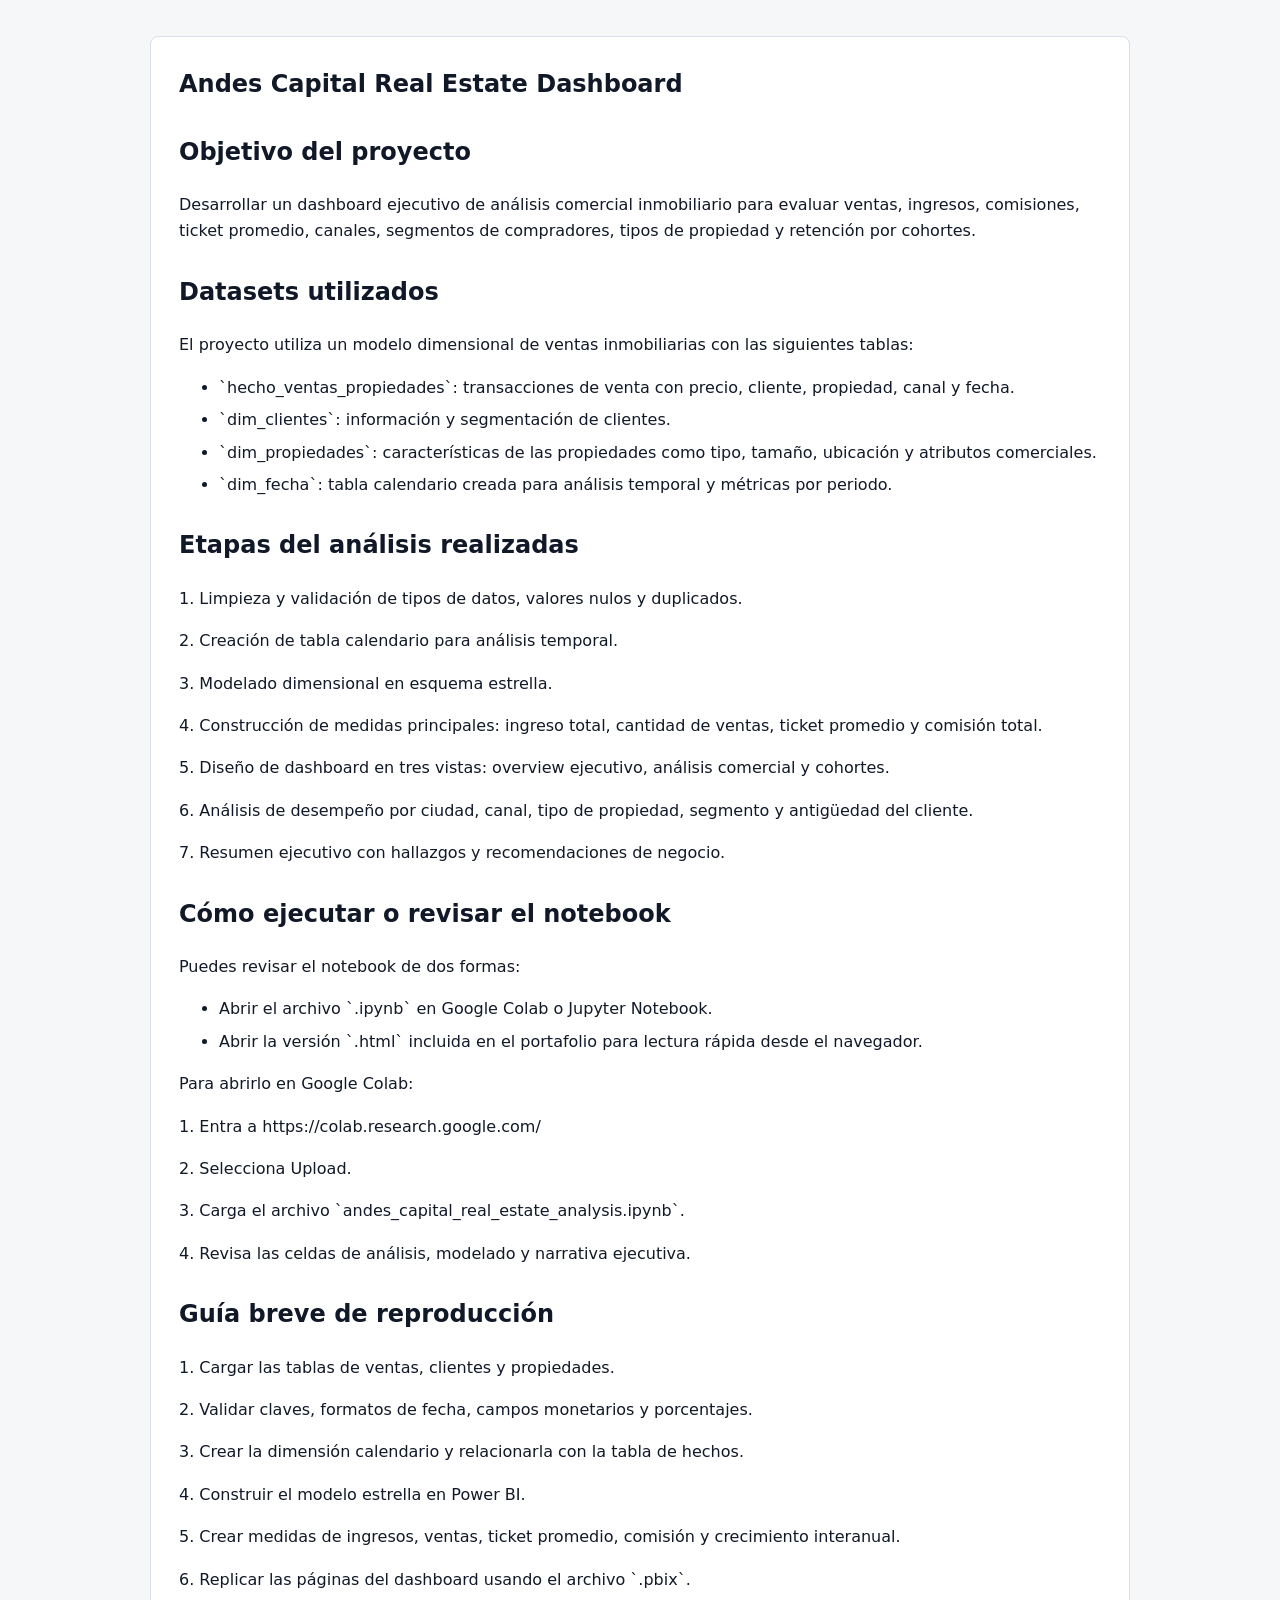
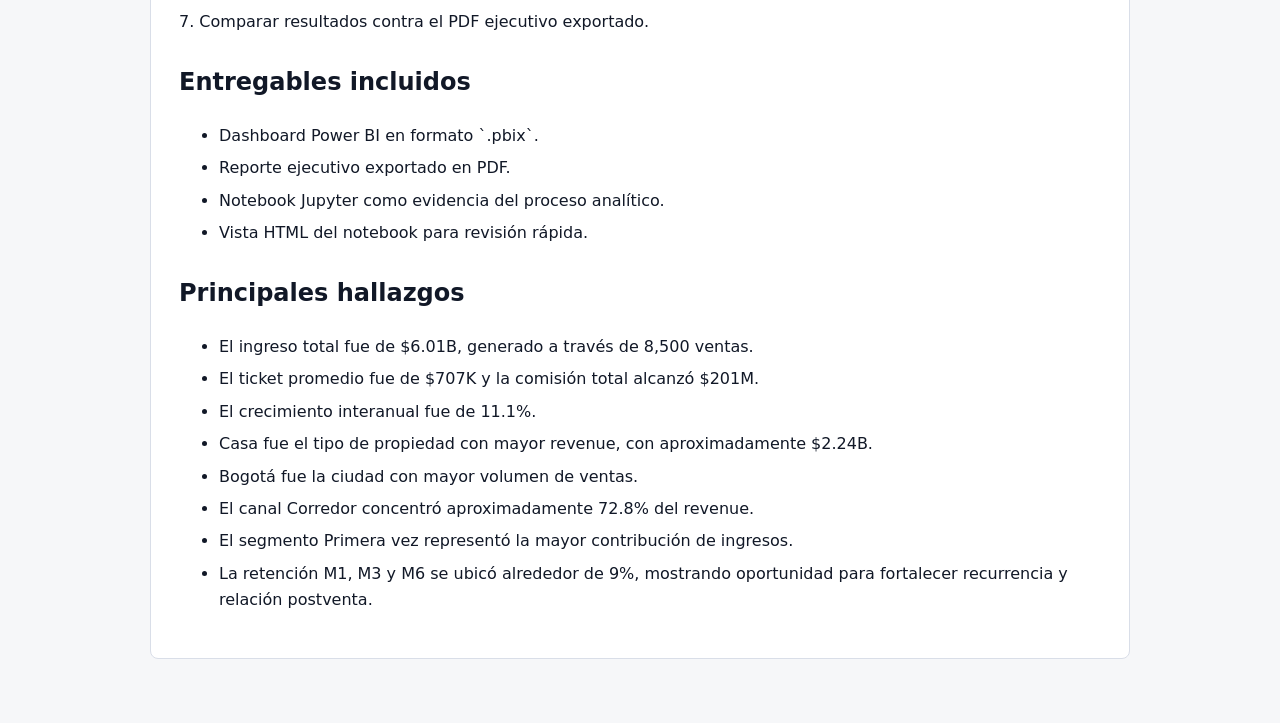
<file: assets/projects/andes-capital/README.html>
<!doctype html><html lang="es"><head><meta charset="utf-8"><meta name="viewport" content="width=device-width, initial-scale=1"><title>Andes Capital README</title><style>body{margin:0;background:#f6f7f9;color:#111827;font-family:Inter,ui-sans-serif,system-ui,-apple-system,BlinkMacSystemFont,"Segoe UI",sans-serif;line-height:1.65}main{max-width:980px;margin:0 auto;padding:36px 20px 64px}article{background:white;border:1px solid #d9dee8;border-radius:8px;padding:28px}h1{margin-top:0}h2{margin-top:28px}code{background:#e2e8f0;border-radius:4px;padding:2px 5px}li{margin:6px 0}</style></head><body><main><article><h1>Andes Capital Real Estate Dashboard</h1><h2>Objetivo del proyecto</h2><p>Desarrollar un dashboard ejecutivo de análisis comercial inmobiliario para evaluar ventas, ingresos, comisiones, ticket promedio, canales, segmentos de compradores, tipos de propiedad y retención por cohortes.</p><h2>Datasets utilizados</h2><p>El proyecto utiliza un modelo dimensional de ventas inmobiliarias con las siguientes tablas:</p><ul><li>`hecho_ventas_propiedades`: transacciones de venta con precio, cliente, propiedad, canal y fecha.</li><li>`dim_clientes`: información y segmentación de clientes.</li><li>`dim_propiedades`: características de las propiedades como tipo, tamaño, ubicación y atributos comerciales.</li><li>`dim_fecha`: tabla calendario creada para análisis temporal y métricas por periodo.</li></ul><h2>Etapas del análisis realizadas</h2><p>1. Limpieza y validación de tipos de datos, valores nulos y duplicados.</p><p>2. Creación de tabla calendario para análisis temporal.</p><p>3. Modelado dimensional en esquema estrella.</p><p>4. Construcción de medidas principales: ingreso total, cantidad de ventas, ticket promedio y comisión total.</p><p>5. Diseño de dashboard en tres vistas: overview ejecutivo, análisis comercial y cohortes.</p><p>6. Análisis de desempeño por ciudad, canal, tipo de propiedad, segmento y antigüedad del cliente.</p><p>7. Resumen ejecutivo con hallazgos y recomendaciones de negocio.</p><h2>Cómo ejecutar o revisar el notebook</h2><p>Puedes revisar el notebook de dos formas:</p><ul><li>Abrir el archivo `.ipynb` en Google Colab o Jupyter Notebook.</li><li>Abrir la versión `.html` incluida en el portafolio para lectura rápida desde el navegador.</li></ul><p>Para abrirlo en Google Colab:</p><p>1. Entra a https://colab.research.google.com/</p><p>2. Selecciona Upload.</p><p>3. Carga el archivo `andes_capital_real_estate_analysis.ipynb`.</p><p>4. Revisa las celdas de análisis, modelado y narrativa ejecutiva.</p><h2>Guía breve de reproducción</h2><p>1. Cargar las tablas de ventas, clientes y propiedades.</p><p>2. Validar claves, formatos de fecha, campos monetarios y porcentajes.</p><p>3. Crear la dimensión calendario y relacionarla con la tabla de hechos.</p><p>4. Construir el modelo estrella en Power BI.</p><p>5. Crear medidas de ingresos, ventas, ticket promedio, comisión y crecimiento interanual.</p><p>6. Replicar las páginas del dashboard usando el archivo `.pbix`.</p><p>7. Comparar resultados contra el PDF ejecutivo exportado.</p><h2>Entregables incluidos</h2><ul><li>Dashboard Power BI en formato `.pbix`.</li><li>Reporte ejecutivo exportado en PDF.</li><li>Notebook Jupyter como evidencia del proceso analítico.</li><li>Vista HTML del notebook para revisión rápida.</li></ul><h2>Principales hallazgos</h2><ul><li>El ingreso total fue de $6.01B, generado a través de 8,500 ventas.</li><li>El ticket promedio fue de $707K y la comisión total alcanzó $201M.</li><li>El crecimiento interanual fue de 11.1%.</li><li>Casa fue el tipo de propiedad con mayor revenue, con aproximadamente $2.24B.</li><li>Bogotá fue la ciudad con mayor volumen de ventas.</li><li>El canal Corredor concentró aproximadamente 72.8% del revenue.</li><li>El segmento Primera vez representó la mayor contribución de ingresos.</li><li>La retención M1, M3 y M6 se ubicó alrededor de 9%, mostrando oportunidad para fortalecer recurrencia y relación postventa.</li></ul></article></main></body></html>
</file>
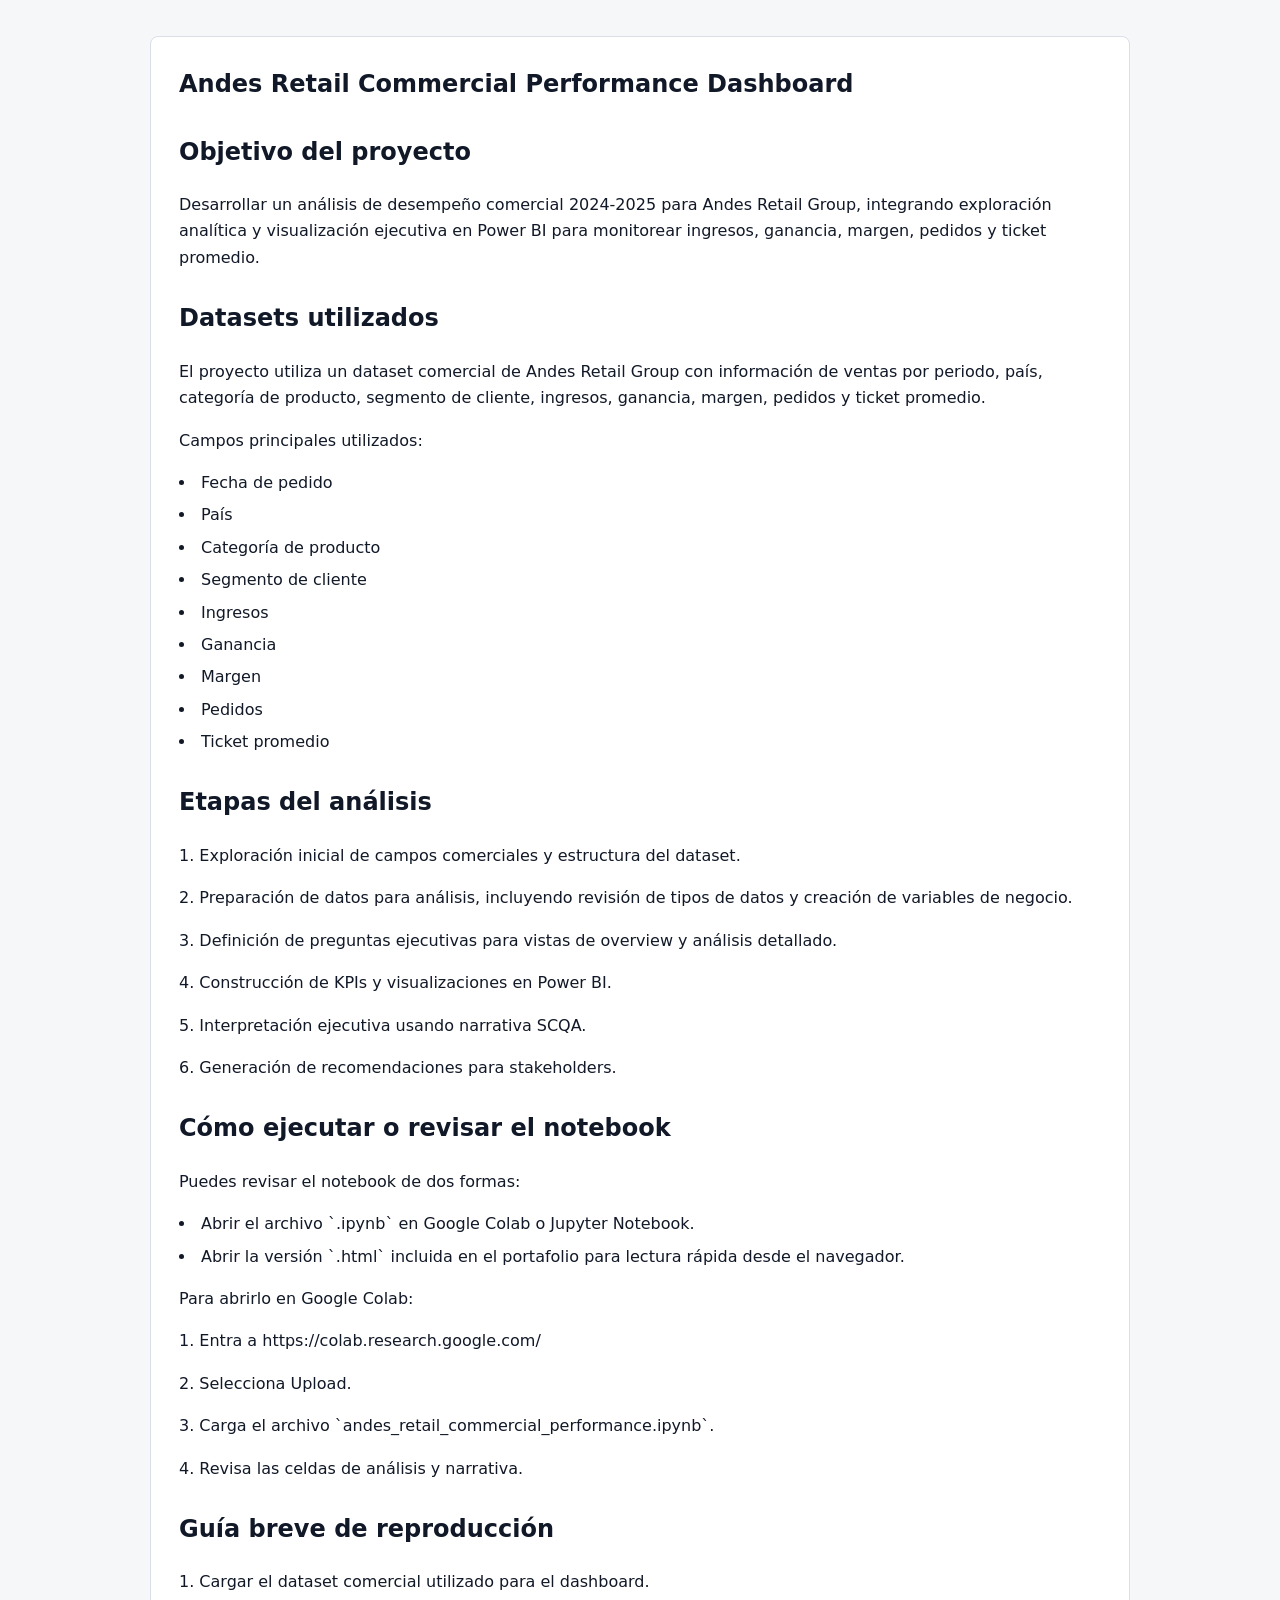
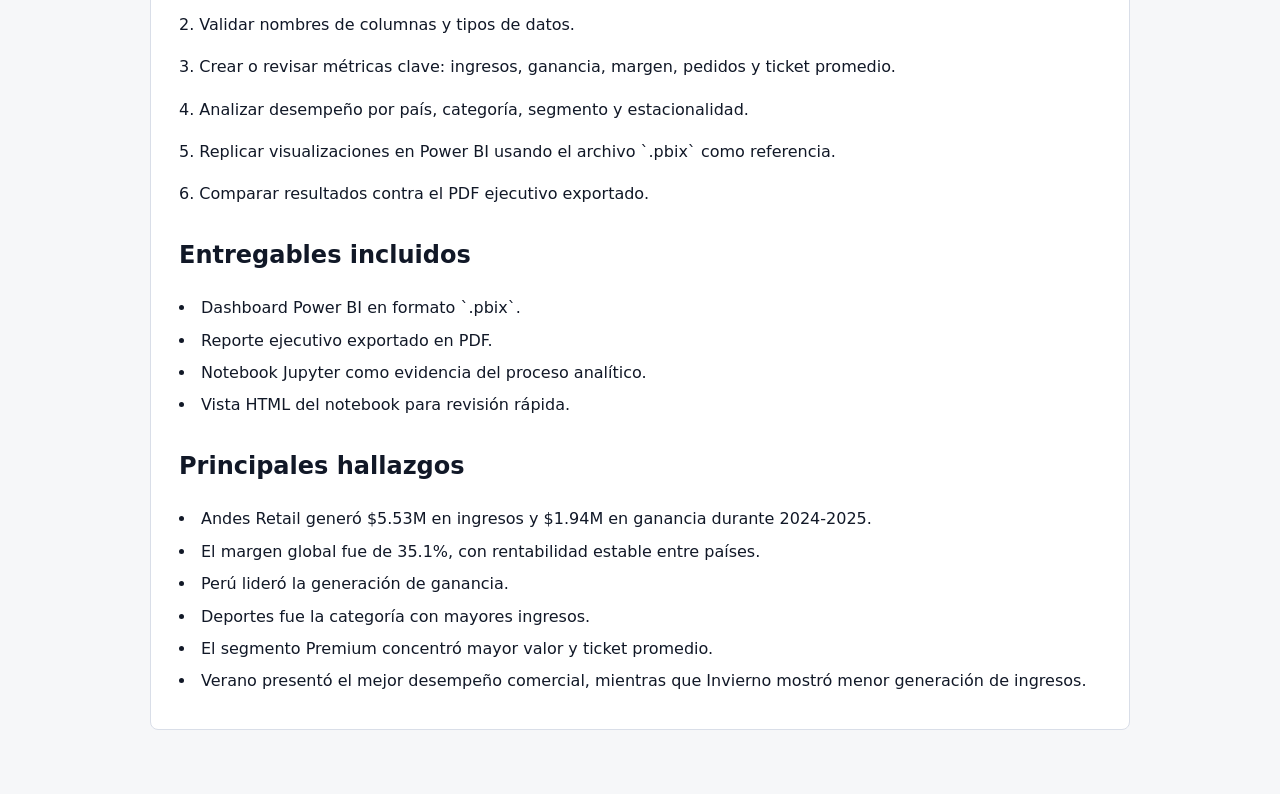
<file: assets/projects/andes-retail/README.html>
<!doctype html><html lang="es"><head><meta charset="utf-8"><meta name="viewport" content="width=device-width, initial-scale=1"><title>Andes Retail README</title><style>body{margin:0;background:#f6f7f9;color:#111827;font-family:Inter,ui-sans-serif,system-ui,-apple-system,BlinkMacSystemFont,"Segoe UI",sans-serif;line-height:1.65}main{max-width:980px;margin:0 auto;padding:36px 20px 64px}article{background:white;border:1px solid #d9dee8;border-radius:8px;padding:28px}h1{margin-top:0}h2{margin-top:28px}code{background:#e2e8f0;border-radius:4px;padding:2px 5px}li{margin:6px 0}</style></head><body><main><article><h1>Andes Retail Commercial Performance Dashboard</h1><h2>Objetivo del proyecto</h2><p>Desarrollar un análisis de desempeño comercial 2024-2025 para Andes Retail Group, integrando exploración analítica y visualización ejecutiva en Power BI para monitorear ingresos, ganancia, margen, pedidos y ticket promedio.</p><h2>Datasets utilizados</h2><p>El proyecto utiliza un dataset comercial de Andes Retail Group con información de ventas por periodo, país, categoría de producto, segmento de cliente, ingresos, ganancia, margen, pedidos y ticket promedio.</p><p>Campos principales utilizados:</p><li>Fecha de pedido</li><li>País</li><li>Categoría de producto</li><li>Segmento de cliente</li><li>Ingresos</li><li>Ganancia</li><li>Margen</li><li>Pedidos</li><li>Ticket promedio</li><h2>Etapas del análisis</h2><p>1. Exploración inicial de campos comerciales y estructura del dataset.</p><p>2. Preparación de datos para análisis, incluyendo revisión de tipos de datos y creación de variables de negocio.</p><p>3. Definición de preguntas ejecutivas para vistas de overview y análisis detallado.</p><p>4. Construcción de KPIs y visualizaciones en Power BI.</p><p>5. Interpretación ejecutiva usando narrativa SCQA.</p><p>6. Generación de recomendaciones para stakeholders.</p><h2>Cómo ejecutar o revisar el notebook</h2><p>Puedes revisar el notebook de dos formas:</p><li>Abrir el archivo `.ipynb` en Google Colab o Jupyter Notebook.</li><li>Abrir la versión `.html` incluida en el portafolio para lectura rápida desde el navegador.</li><p>Para abrirlo en Google Colab:</p><p>1. Entra a https://colab.research.google.com/</p><p>2. Selecciona Upload.</p><p>3. Carga el archivo `andes_retail_commercial_performance.ipynb`.</p><p>4. Revisa las celdas de análisis y narrativa.</p><h2>Guía breve de reproducción</h2><p>1. Cargar el dataset comercial utilizado para el dashboard.</p><p>2. Validar nombres de columnas y tipos de datos.</p><p>3. Crear o revisar métricas clave: ingresos, ganancia, margen, pedidos y ticket promedio.</p><p>4. Analizar desempeño por país, categoría, segmento y estacionalidad.</p><p>5. Replicar visualizaciones en Power BI usando el archivo `.pbix` como referencia.</p><p>6. Comparar resultados contra el PDF ejecutivo exportado.</p><h2>Entregables incluidos</h2><li>Dashboard Power BI en formato `.pbix`.</li><li>Reporte ejecutivo exportado en PDF.</li><li>Notebook Jupyter como evidencia del proceso analítico.</li><li>Vista HTML del notebook para revisión rápida.</li><h2>Principales hallazgos</h2><li>Andes Retail generó $5.53M en ingresos y $1.94M en ganancia durante 2024-2025.</li><li>El margen global fue de 35.1%, con rentabilidad estable entre países.</li><li>Perú lideró la generación de ganancia.</li><li>Deportes fue la categoría con mayores ingresos.</li><li>El segmento Premium concentró mayor valor y ticket promedio.</li><li>Verano presentó el mejor desempeño comercial, mientras que Invierno mostró menor generación de ingresos.</li></article></main></body></html>
</file>
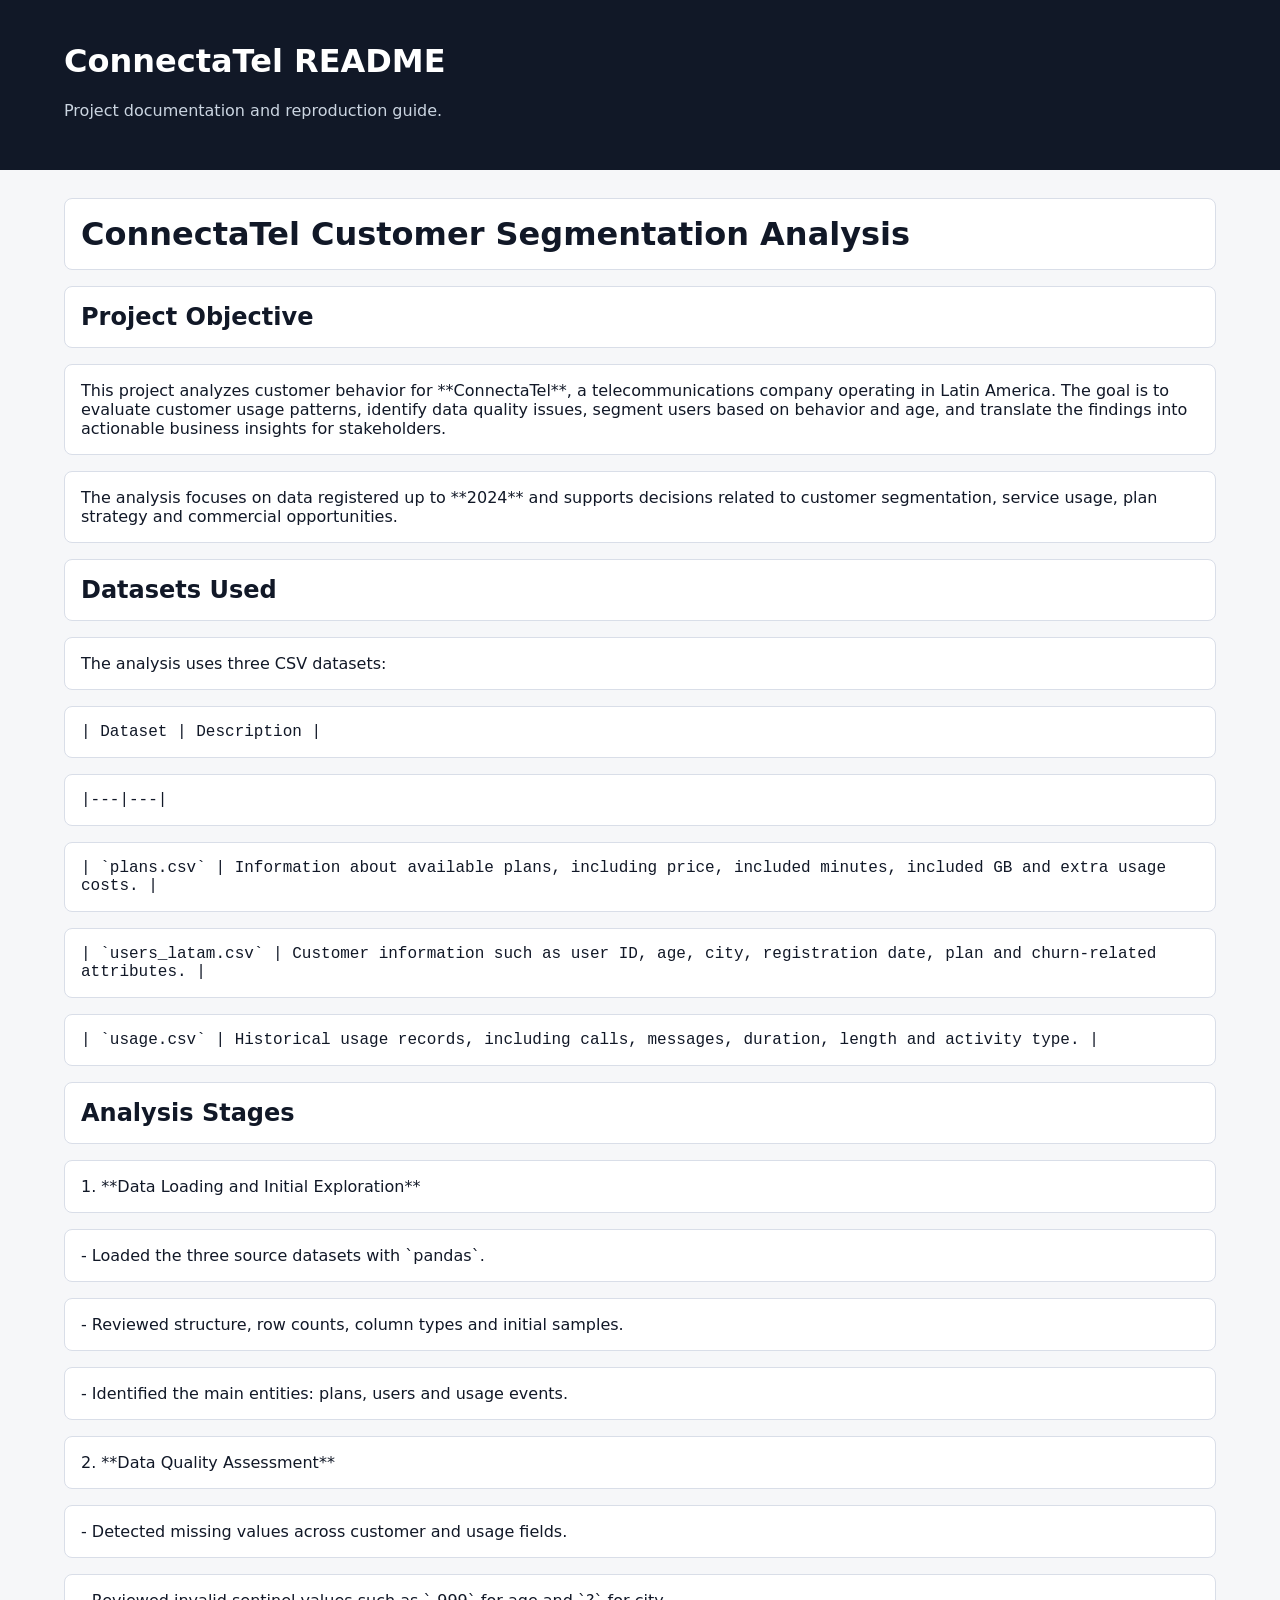
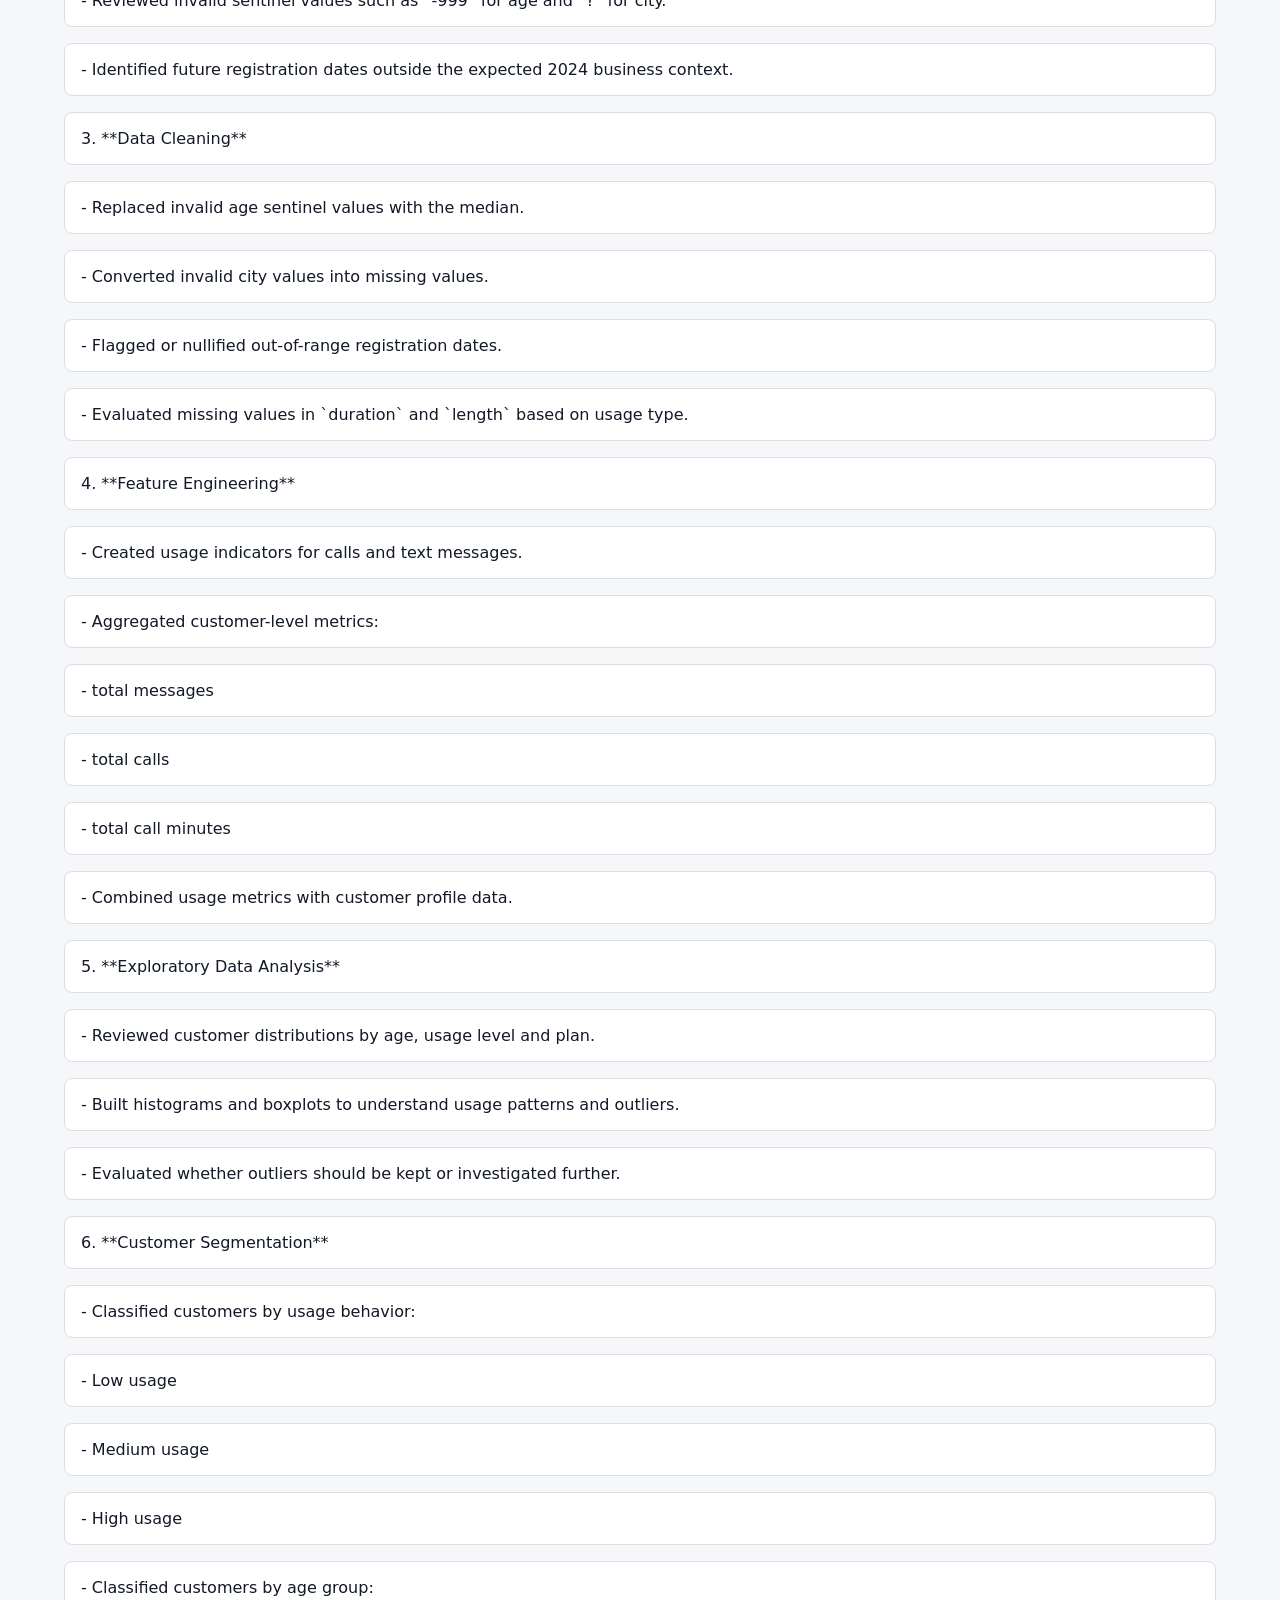
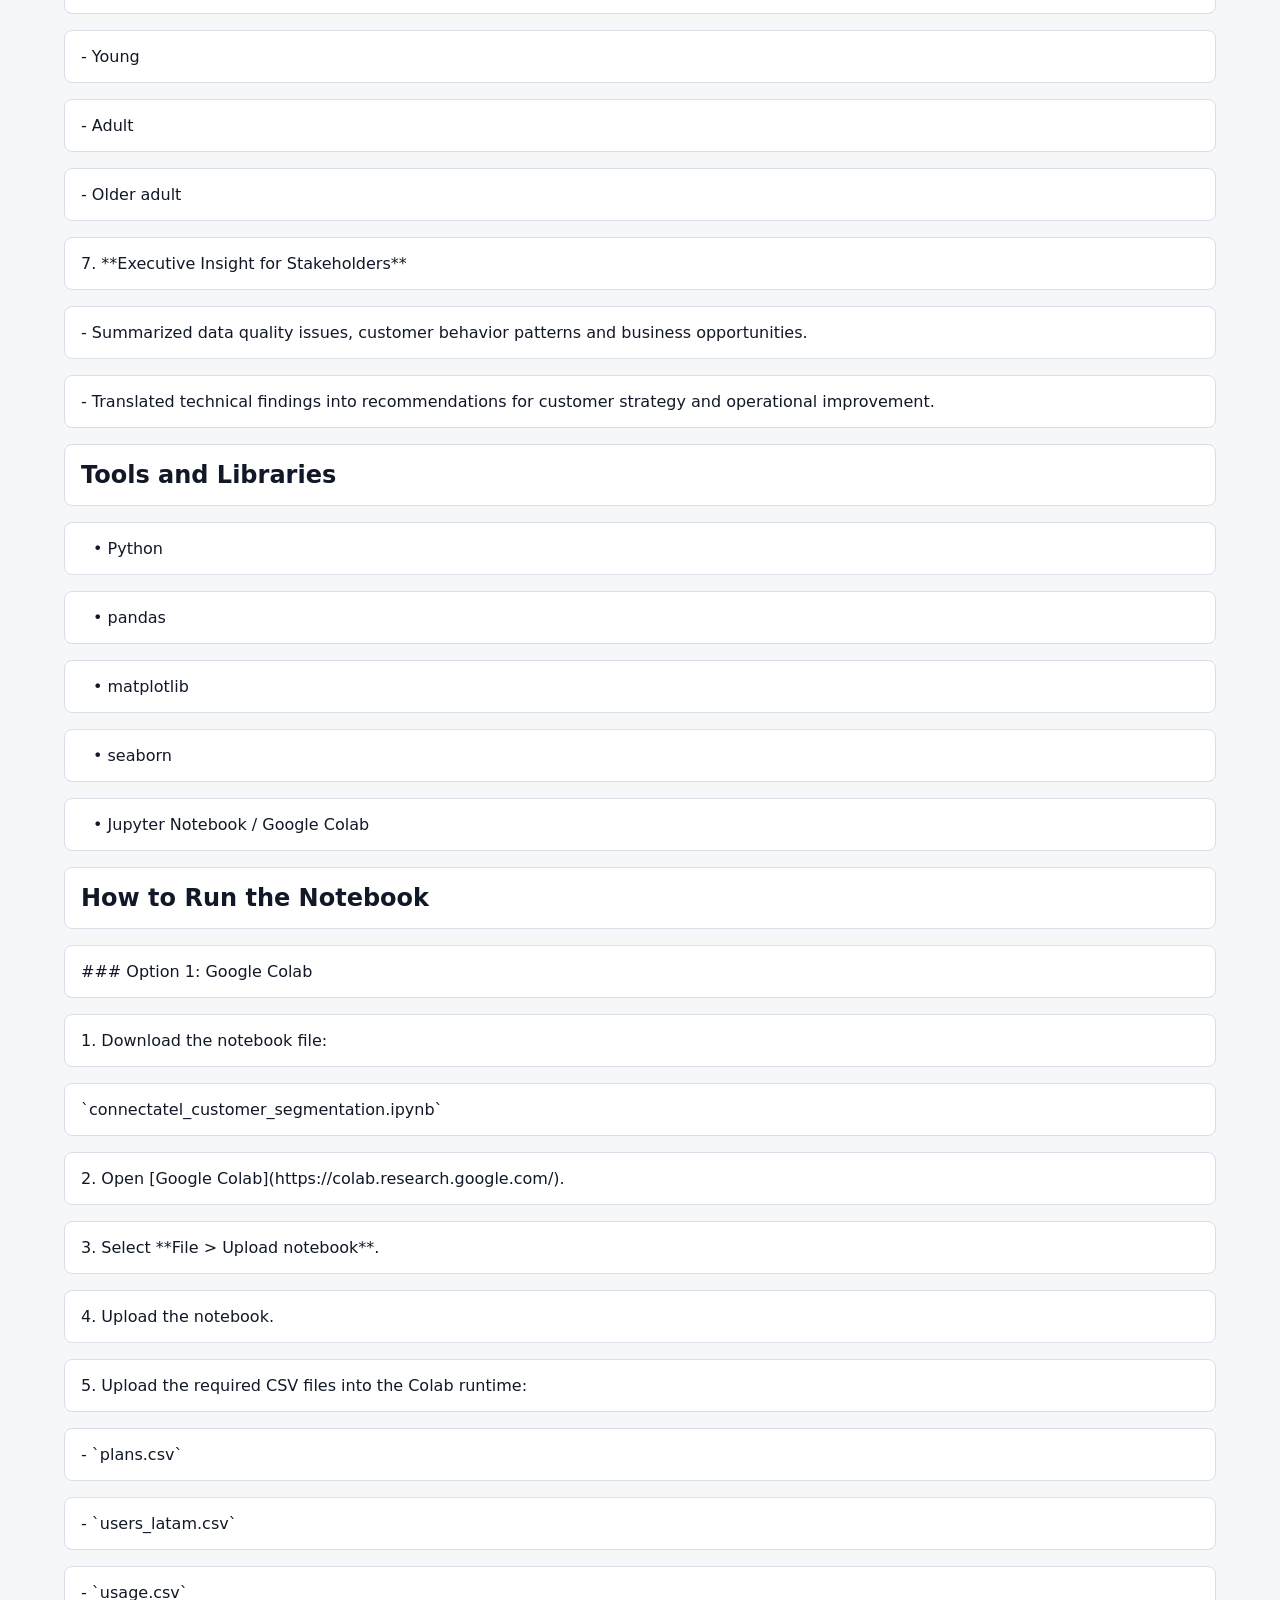
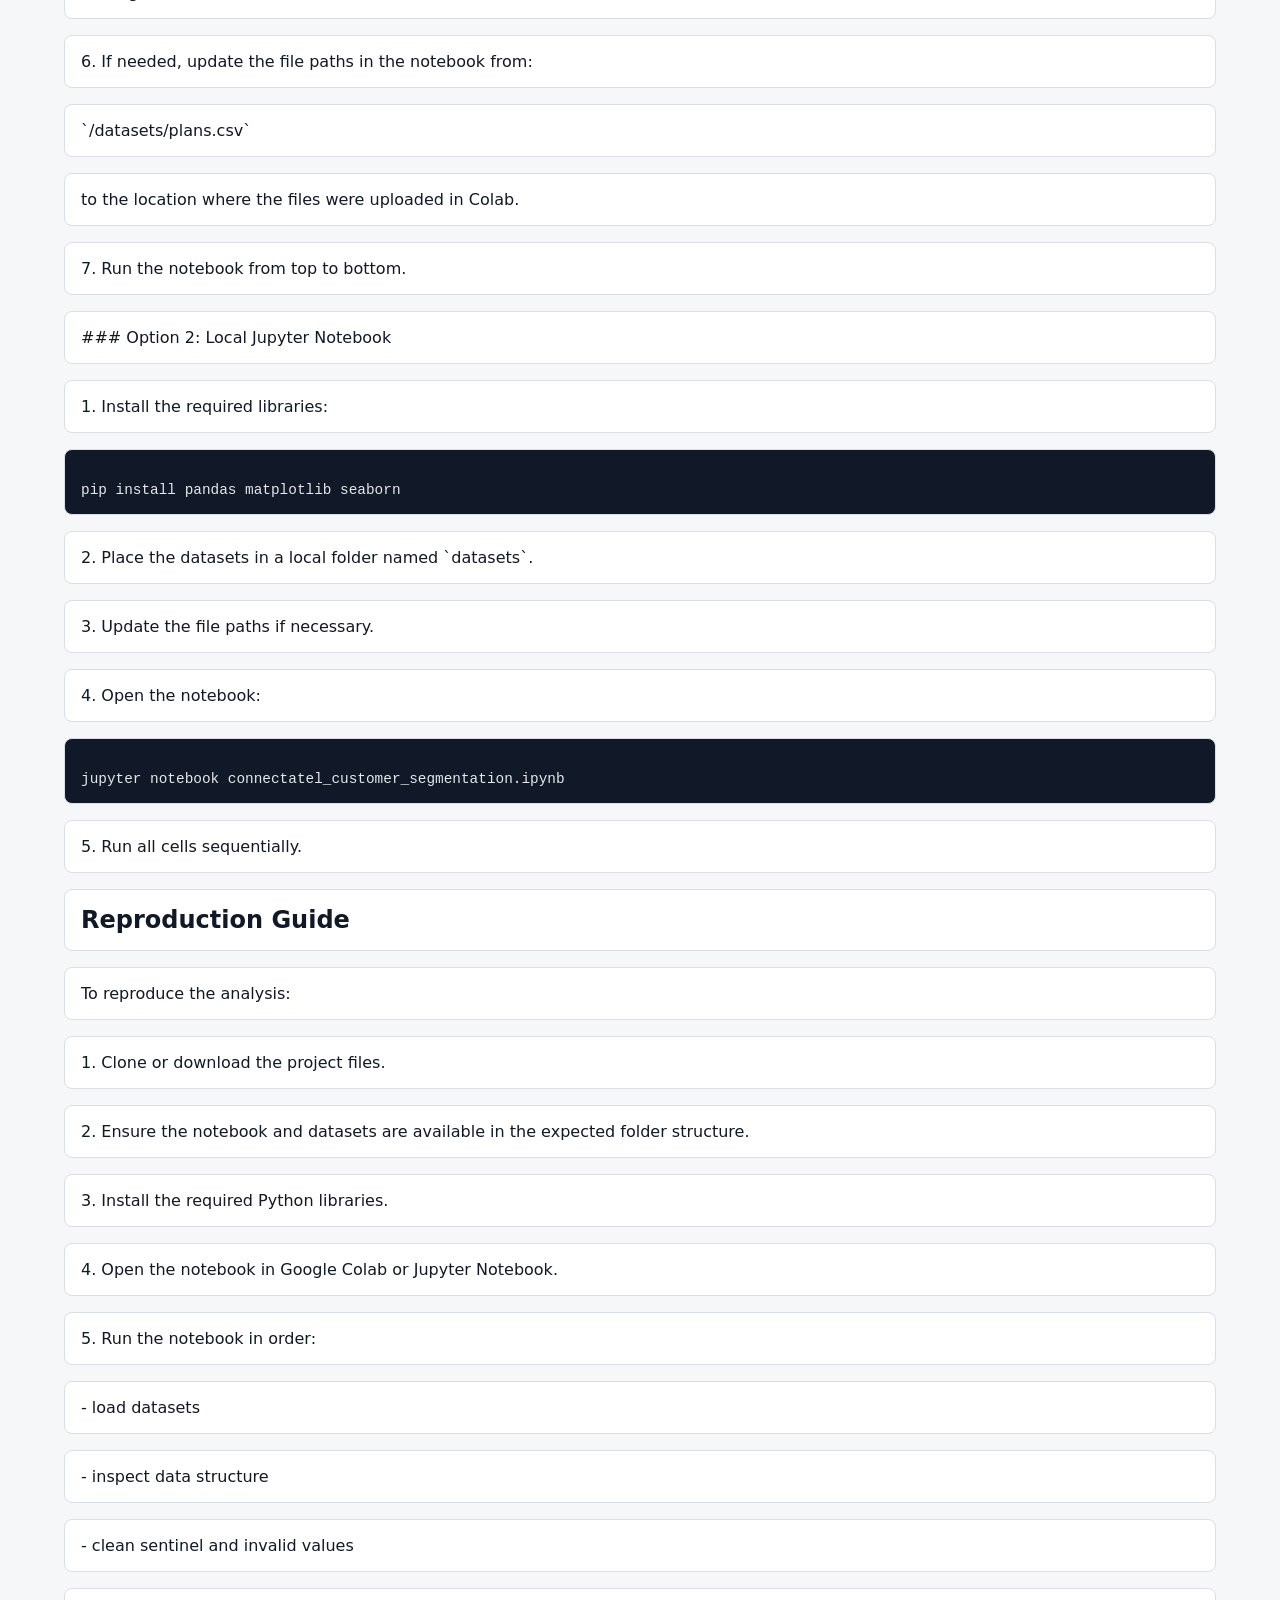
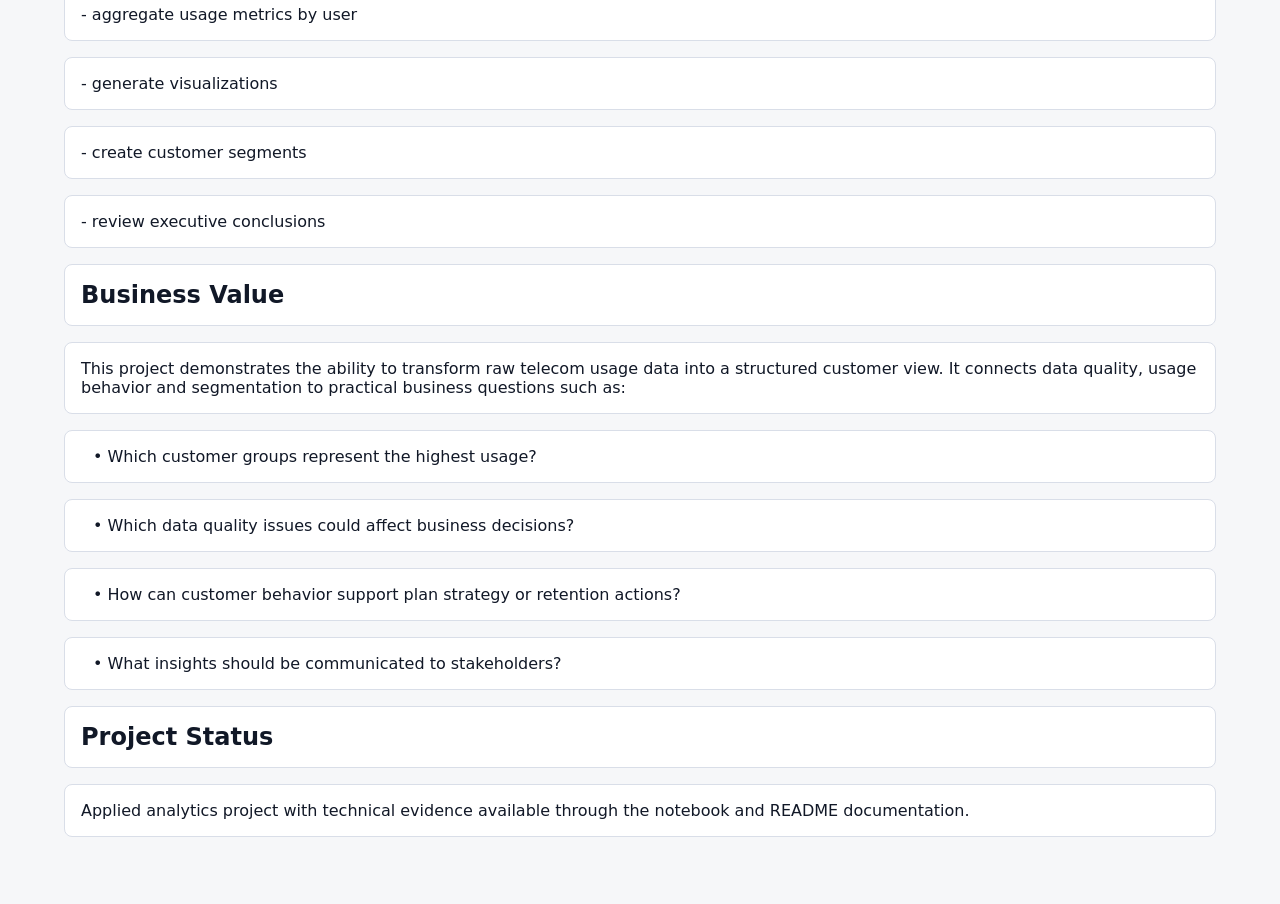
<file: assets/projects/connectatel/README.html>
<!doctype html>
<html lang="en">
  <head>
    <meta charset="utf-8">
    <meta name="viewport" content="width=device-width, initial-scale=1">
    <title>ConnectaTel README</title>
    <style>
      body { margin: 0; background: #f6f7f9; color: #111827; font-family: Inter, ui-sans-serif, system-ui, -apple-system, BlinkMacSystemFont, "Segoe UI", sans-serif; }
      header { background: #111827; color: white; padding: 34px clamp(20px, 5vw, 70px); }
      header p { color: #cbd5e1; max-width: 900px; }
      main { display: grid; gap: 16px; padding: 28px clamp(20px, 5vw, 70px) 60px; }
      .cell, main > p, main > h1, main > h2, pre { background: white; border: 1px solid #d9dee8; border-radius: 8px; margin: 0; padding: 16px; }
      h1, h2 { margin-top: 8px; }
      .label { background: #e2e8f0; color: #334155; font-size: .78rem; font-weight: 800; margin: -16px -16px 14px; padding: 8px 14px; text-transform: uppercase; }
      .markdown p { line-height: 1.7; margin: 0; }
      pre { background: #111827; color: #e5e7eb; overflow: auto; }
      .code pre { border: 0; border-radius: 0; margin: 0 -16px -16px; }
      code { font-family: Consolas, "Liberation Mono", ui-monospace, monospace; font-size: .9rem; }
      .bullet { padding-left: 28px; }
      .tableline { font-family: Consolas, ui-monospace, monospace; }
    </style>
  </head>
  <body>
    <header><h1>ConnectaTel README</h1><p>Project documentation and reproduction guide.</p></header>
    <main><h1>ConnectaTel Customer Segmentation Analysis</h1>
<h2>Project Objective</h2>
<p>This project analyzes customer behavior for **ConnectaTel**, a telecommunications company operating in Latin America. The goal is to evaluate customer usage patterns, identify data quality issues, segment users based on behavior and age, and translate the findings into actionable business insights for stakeholders.</p>
<p>The analysis focuses on data registered up to **2024** and supports decisions related to customer segmentation, service usage, plan strategy and commercial opportunities.</p>
<h2>Datasets Used</h2>
<p>The analysis uses three CSV datasets:</p>
<p class='tableline'>| Dataset | Description |</p>
<p class='tableline'>|---|---|</p>
<p class='tableline'>| `plans.csv` | Information about available plans, including price, included minutes, included GB and extra usage costs. |</p>
<p class='tableline'>| `users_latam.csv` | Customer information such as user ID, age, city, registration date, plan and churn-related attributes. |</p>
<p class='tableline'>| `usage.csv` | Historical usage records, including calls, messages, duration, length and activity type. |</p>
<h2>Analysis Stages</h2>
<p>1. **Data Loading and Initial Exploration**</p>
<p>   - Loaded the three source datasets with `pandas`.</p>
<p>   - Reviewed structure, row counts, column types and initial samples.</p>
<p>   - Identified the main entities: plans, users and usage events.</p>
<p>2. **Data Quality Assessment**</p>
<p>   - Detected missing values across customer and usage fields.</p>
<p>   - Reviewed invalid sentinel values such as `-999` for age and `?` for city.</p>
<p>   - Identified future registration dates outside the expected 2024 business context.</p>
<p>3. **Data Cleaning**</p>
<p>   - Replaced invalid age sentinel values with the median.</p>
<p>   - Converted invalid city values into missing values.</p>
<p>   - Flagged or nullified out-of-range registration dates.</p>
<p>   - Evaluated missing values in `duration` and `length` based on usage type.</p>
<p>4. **Feature Engineering**</p>
<p>   - Created usage indicators for calls and text messages.</p>
<p>   - Aggregated customer-level metrics:</p>
<p>     - total messages</p>
<p>     - total calls</p>
<p>     - total call minutes</p>
<p>   - Combined usage metrics with customer profile data.</p>
<p>5. **Exploratory Data Analysis**</p>
<p>   - Reviewed customer distributions by age, usage level and plan.</p>
<p>   - Built histograms and boxplots to understand usage patterns and outliers.</p>
<p>   - Evaluated whether outliers should be kept or investigated further.</p>
<p>6. **Customer Segmentation**</p>
<p>   - Classified customers by usage behavior:</p>
<p>     - Low usage</p>
<p>     - Medium usage</p>
<p>     - High usage</p>
<p>   - Classified customers by age group:</p>
<p>     - Young</p>
<p>     - Adult</p>
<p>     - Older adult</p>
<p>7. **Executive Insight for Stakeholders**</p>
<p>   - Summarized data quality issues, customer behavior patterns and business opportunities.</p>
<p>   - Translated technical findings into recommendations for customer strategy and operational improvement.</p>
<h2>Tools and Libraries</h2>
<p class='bullet'>• Python</p>
<p class='bullet'>• pandas</p>
<p class='bullet'>• matplotlib</p>
<p class='bullet'>• seaborn</p>
<p class='bullet'>• Jupyter Notebook / Google Colab</p>
<h2>How to Run the Notebook</h2>
<p>### Option 1: Google Colab</p>
<p>1. Download the notebook file:</p>
<p>   `connectatel_customer_segmentation.ipynb`</p>
<p>2. Open [Google Colab](https://colab.research.google.com/).</p>
<p>3. Select **File &gt; Upload notebook**.</p>
<p>4. Upload the notebook.</p>
<p>5. Upload the required CSV files into the Colab runtime:</p>
<p>   - `plans.csv`</p>
<p>   - `users_latam.csv`</p>
<p>   - `usage.csv`</p>
<p>6. If needed, update the file paths in the notebook from:</p>
<p>   `/datasets/plans.csv`</p>
<p>   to the location where the files were uploaded in Colab.</p>
<p>7. Run the notebook from top to bottom.</p>
<p>### Option 2: Local Jupyter Notebook</p>
<p>1. Install the required libraries:</p>
<pre><code>
pip install pandas matplotlib seaborn
</code></pre>
<p>2. Place the datasets in a local folder named `datasets`.</p>
<p>3. Update the file paths if necessary.</p>
<p>4. Open the notebook:</p>
<pre><code>
jupyter notebook connectatel_customer_segmentation.ipynb
</code></pre>
<p>5. Run all cells sequentially.</p>
<h2>Reproduction Guide</h2>
<p>To reproduce the analysis:</p>
<p>1. Clone or download the project files.</p>
<p>2. Ensure the notebook and datasets are available in the expected folder structure.</p>
<p>3. Install the required Python libraries.</p>
<p>4. Open the notebook in Google Colab or Jupyter Notebook.</p>
<p>5. Run the notebook in order:</p>
<p>   - load datasets</p>
<p>   - inspect data structure</p>
<p>   - clean sentinel and invalid values</p>
<p>   - aggregate usage metrics by user</p>
<p>   - generate visualizations</p>
<p>   - create customer segments</p>
<p>   - review executive conclusions</p>
<h2>Business Value</h2>
<p>This project demonstrates the ability to transform raw telecom usage data into a structured customer view. It connects data quality, usage behavior and segmentation to practical business questions such as:</p>
<p class='bullet'>• Which customer groups represent the highest usage?</p>
<p class='bullet'>• Which data quality issues could affect business decisions?</p>
<p class='bullet'>• How can customer behavior support plan strategy or retention actions?</p>
<p class='bullet'>• What insights should be communicated to stakeholders?</p>
<h2>Project Status</h2>
<p>Applied analytics project with technical evidence available through the notebook and README documentation.</p></main>
  </body>
</html>
</file>
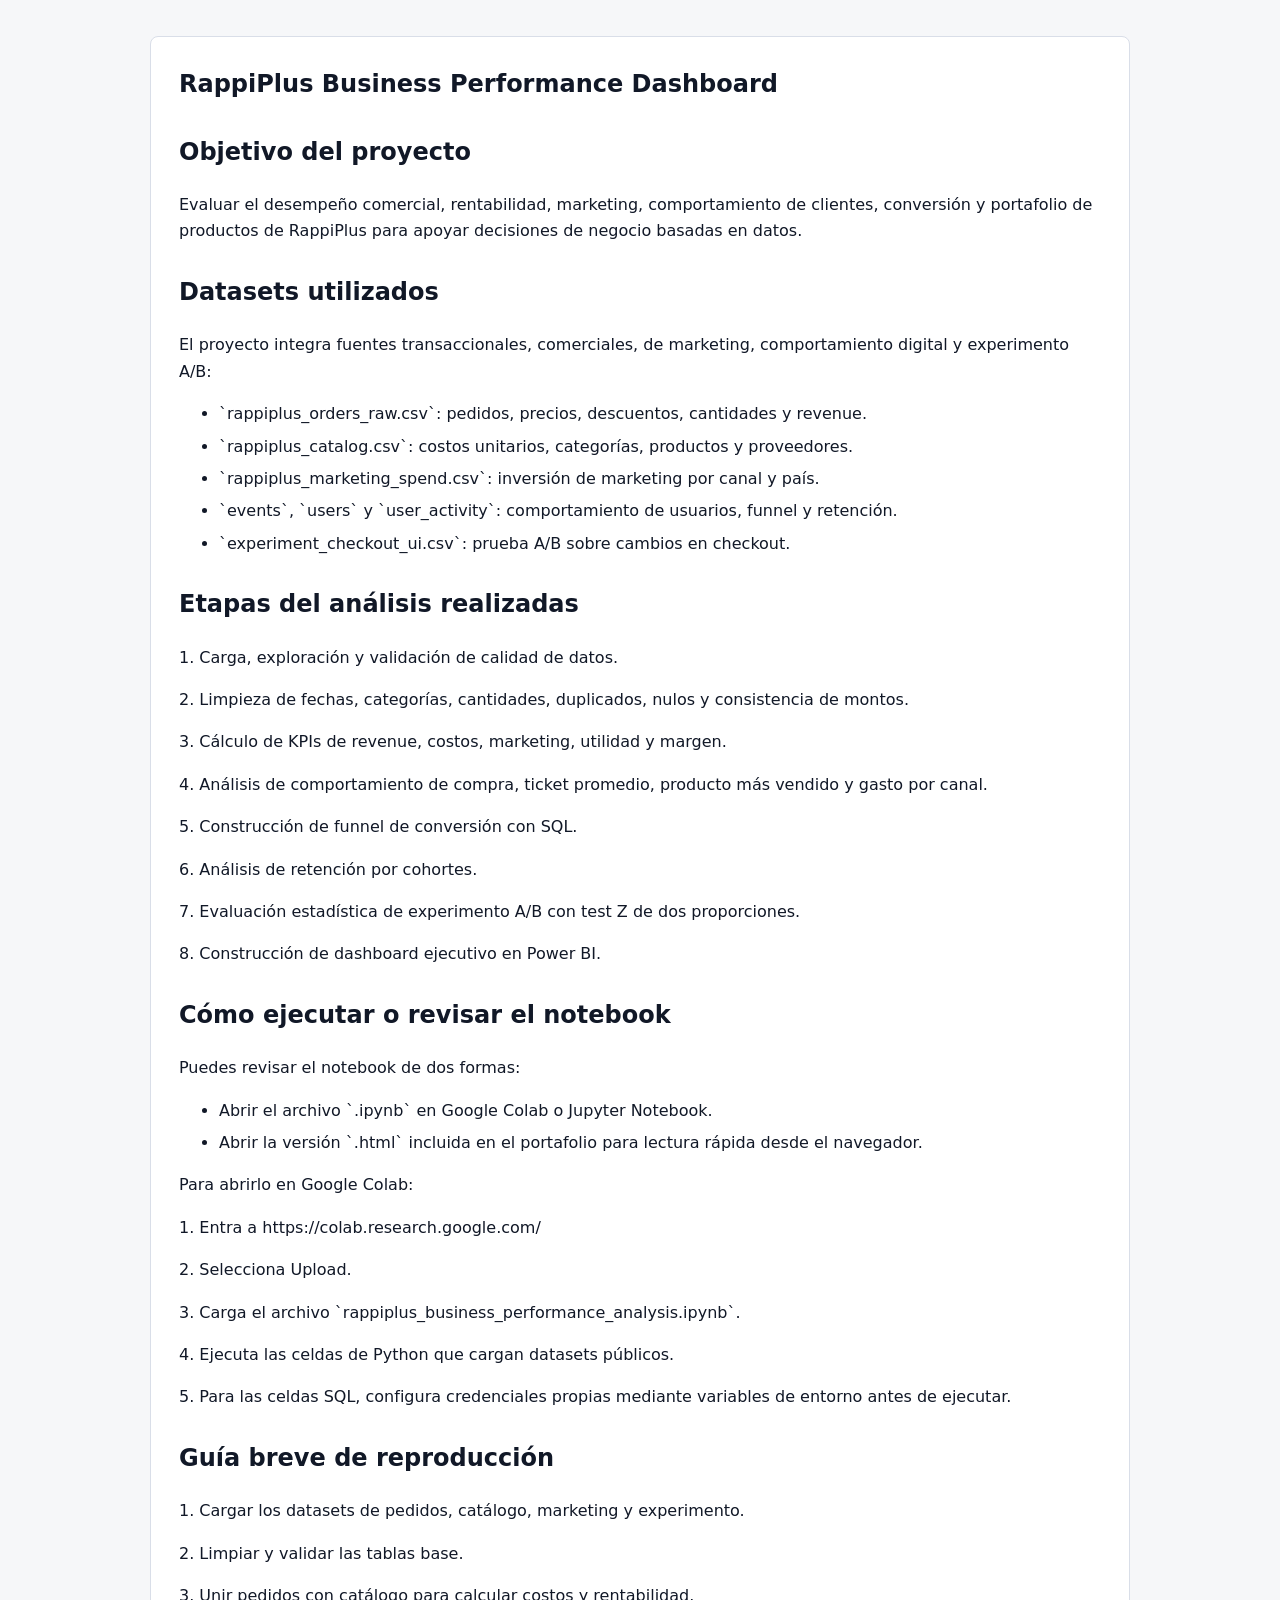
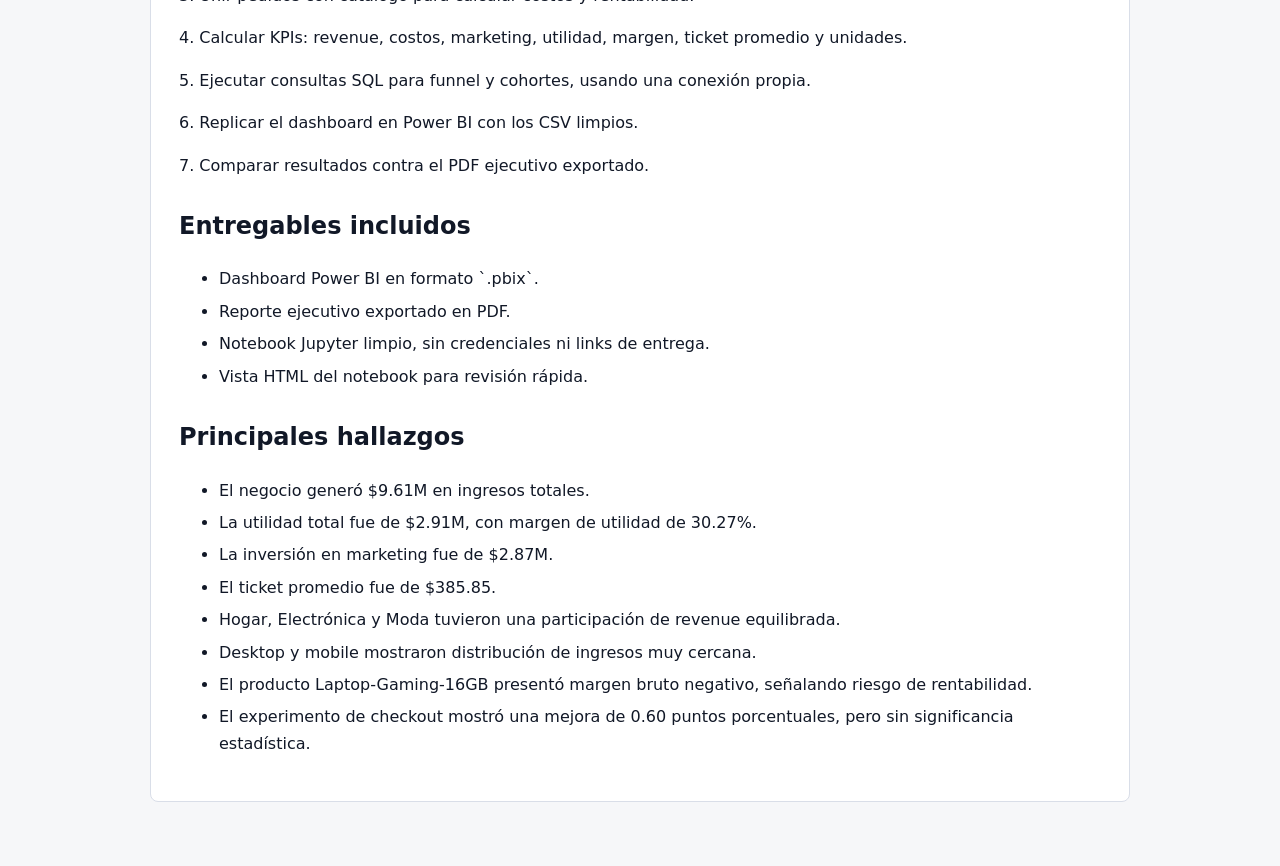
<file: assets/projects/rappiplus/README.html>
<!doctype html><html lang="es"><head><meta charset="utf-8"><meta name="viewport" content="width=device-width, initial-scale=1"><title>RappiPlus README</title><style>body{margin:0;background:#f6f7f9;color:#111827;font-family:Inter,ui-sans-serif,system-ui,-apple-system,BlinkMacSystemFont,"Segoe UI",sans-serif;line-height:1.65}main{max-width:980px;margin:0 auto;padding:36px 20px 64px}article{background:white;border:1px solid #d9dee8;border-radius:8px;padding:28px}h1{margin-top:0}h2{margin-top:28px}code{background:#e2e8f0;border-radius:4px;padding:2px 5px}li{margin:6px 0}</style></head><body><main><article><h1>RappiPlus Business Performance Dashboard</h1><h2>Objetivo del proyecto</h2><p>Evaluar el desempeño comercial, rentabilidad, marketing, comportamiento de clientes, conversión y portafolio de productos de RappiPlus para apoyar decisiones de negocio basadas en datos.</p><h2>Datasets utilizados</h2><p>El proyecto integra fuentes transaccionales, comerciales, de marketing, comportamiento digital y experimento A/B:</p><ul><li>`rappiplus_orders_raw.csv`: pedidos, precios, descuentos, cantidades y revenue.</li><li>`rappiplus_catalog.csv`: costos unitarios, categorías, productos y proveedores.</li><li>`rappiplus_marketing_spend.csv`: inversión de marketing por canal y país.</li><li>`events`, `users` y `user_activity`: comportamiento de usuarios, funnel y retención.</li><li>`experiment_checkout_ui.csv`: prueba A/B sobre cambios en checkout.</li></ul><h2>Etapas del análisis realizadas</h2><p>1. Carga, exploración y validación de calidad de datos.</p><p>2. Limpieza de fechas, categorías, cantidades, duplicados, nulos y consistencia de montos.</p><p>3. Cálculo de KPIs de revenue, costos, marketing, utilidad y margen.</p><p>4. Análisis de comportamiento de compra, ticket promedio, producto más vendido y gasto por canal.</p><p>5. Construcción de funnel de conversión con SQL.</p><p>6. Análisis de retención por cohortes.</p><p>7. Evaluación estadística de experimento A/B con test Z de dos proporciones.</p><p>8. Construcción de dashboard ejecutivo en Power BI.</p><h2>Cómo ejecutar o revisar el notebook</h2><p>Puedes revisar el notebook de dos formas:</p><ul><li>Abrir el archivo `.ipynb` en Google Colab o Jupyter Notebook.</li><li>Abrir la versión `.html` incluida en el portafolio para lectura rápida desde el navegador.</li></ul><p>Para abrirlo en Google Colab:</p><p>1. Entra a https://colab.research.google.com/</p><p>2. Selecciona Upload.</p><p>3. Carga el archivo `rappiplus_business_performance_analysis.ipynb`.</p><p>4. Ejecuta las celdas de Python que cargan datasets públicos.</p><p>5. Para las celdas SQL, configura credenciales propias mediante variables de entorno antes de ejecutar.</p><h2>Guía breve de reproducción</h2><p>1. Cargar los datasets de pedidos, catálogo, marketing y experimento.</p><p>2. Limpiar y validar las tablas base.</p><p>3. Unir pedidos con catálogo para calcular costos y rentabilidad.</p><p>4. Calcular KPIs: revenue, costos, marketing, utilidad, margen, ticket promedio y unidades.</p><p>5. Ejecutar consultas SQL para funnel y cohortes, usando una conexión propia.</p><p>6. Replicar el dashboard en Power BI con los CSV limpios.</p><p>7. Comparar resultados contra el PDF ejecutivo exportado.</p><h2>Entregables incluidos</h2><ul><li>Dashboard Power BI en formato `.pbix`.</li><li>Reporte ejecutivo exportado en PDF.</li><li>Notebook Jupyter limpio, sin credenciales ni links de entrega.</li><li>Vista HTML del notebook para revisión rápida.</li></ul><h2>Principales hallazgos</h2><ul><li>El negocio generó $9.61M en ingresos totales.</li><li>La utilidad total fue de $2.91M, con margen de utilidad de 30.27%.</li><li>La inversión en marketing fue de $2.87M.</li><li>El ticket promedio fue de $385.85.</li><li>Hogar, Electrónica y Moda tuvieron una participación de revenue equilibrada.</li><li>Desktop y mobile mostraron distribución de ingresos muy cercana.</li><li>El producto Laptop-Gaming-16GB presentó margen bruto negativo, señalando riesgo de rentabilidad.</li><li>El experimento de checkout mostró una mejora de 0.60 puntos porcentuales, pero sin significancia estadística.</li></ul></article></main></body></html>
</file>
<file: styles.css>
:root {
  color-scheme: light;
  --ink: #14171f;
  --muted: #60677a;
  --line: #d9dee8;
  --panel: #ffffff;
  --paper: #f6f7f9;
  --blue: #2563eb;
  --green: #0f8f6f;
  --red: #d54a3a;
  --amber: #b7791f;
  --shadow: 0 18px 60px rgba(20, 23, 31, 0.11);
}

* {
  box-sizing: border-box;
}

html {
  scroll-behavior: smooth;
}

body {
  margin: 0;
  background: var(--paper);
  color: var(--ink);
  font-family: Inter, ui-sans-serif, system-ui, -apple-system, BlinkMacSystemFont, "Segoe UI", sans-serif;
}

.local-notice {
  background: #fff7ed;
  border-bottom: 1px solid #fed7aa;
  color: #7c2d12;
  font-size: 0.92rem;
  padding: 10px clamp(18px, 4vw, 54px);
  position: relative;
  z-index: 20;
}

.local-notice strong {
  color: #431407;
}

.local-notice code {
  background: rgba(255, 255, 255, 0.72);
  border: 1px solid #fed7aa;
  border-radius: 6px;
  padding: 2px 6px;
}

a {
  color: inherit;
  text-decoration: none;
}

button,
input {
  font: inherit;
}

.topbar {
  align-items: center;
  backdrop-filter: blur(18px);
  background: rgba(246, 247, 249, 0.84);
  border-bottom: 1px solid var(--line);
  display: flex;
  gap: 24px;
  justify-content: space-between;
  left: 0;
  padding: 14px clamp(18px, 4vw, 54px);
  position: sticky;
  right: 0;
  top: 0;
  z-index: 10;
}

.brand {
  align-items: center;
  display: flex;
  gap: 12px;
  min-width: 190px;
}

.brand-mark {
  align-items: center;
  background: var(--ink);
  border-radius: 8px;
  color: white;
  display: inline-flex;
  font-size: 0.78rem;
  font-weight: 800;
  height: 36px;
  justify-content: center;
  width: 36px;
}

.brand strong,
.brand small {
  display: block;
}

.brand small {
  color: var(--muted);
  font-size: 0.76rem;
  margin-top: 2px;
}

nav {
  display: flex;
  gap: 8px;
}

nav a {
  border-radius: 8px;
  color: var(--muted);
  padding: 8px 10px;
}

nav a:hover {
  background: #e9edf5;
  color: var(--ink);
}

main {
  overflow: hidden;
}

.hero {
  align-items: center;
  display: grid;
  gap: clamp(28px, 5vw, 70px);
  grid-template-columns: minmax(0, 0.95fr) minmax(360px, 1.05fr);
  min-height: calc(100vh - 65px);
  padding: clamp(42px, 7vw, 96px) clamp(18px, 4vw, 54px) 42px;
}

.hero-copy {
  max-width: 710px;
}

.eyebrow {
  color: var(--blue);
  font-size: 0.78rem;
  font-weight: 800;
  letter-spacing: 0;
  margin: 0 0 12px;
  text-transform: uppercase;
}

h1,
h2,
h3,
p {
  margin-top: 0;
}

h1 {
  font-size: clamp(3rem, 7vw, 6.7rem);
  line-height: 0.93;
  letter-spacing: 0;
  margin-bottom: 24px;
}

h2 {
  font-size: clamp(2rem, 4vw, 3.6rem);
  line-height: 1;
  letter-spacing: 0;
  margin-bottom: 0;
}

h3 {
  font-size: 1.04rem;
  margin-bottom: 8px;
}

.hero-copy p:not(.eyebrow) {
  color: var(--muted);
  font-size: 1.08rem;
  line-height: 1.7;
  max-width: 610px;
}

.hero-actions {
  display: flex;
  flex-wrap: wrap;
  gap: 10px;
  margin-top: 28px;
}

.button {
  align-items: center;
  border: 1px solid var(--line);
  border-radius: 8px;
  display: inline-flex;
  font-weight: 800;
  min-height: 44px;
  padding: 0 16px;
}

.button.primary {
  background: var(--ink);
  border-color: var(--ink);
  color: white;
}

.button.secondary {
  background: white;
}

.hero-dashboard {
  background: var(--panel);
  border: 1px solid var(--line);
  border-radius: 8px;
  box-shadow: var(--shadow);
  min-height: 470px;
  overflow: hidden;
}

.preview-bar {
  align-items: center;
  border-bottom: 1px solid var(--line);
  display: flex;
  gap: 7px;
  height: 44px;
  padding: 0 16px;
}

.preview-bar span {
  background: #d2d8e5;
  border-radius: 50%;
  height: 10px;
  width: 10px;
}

.dashboard-body {
  display: grid;
  gap: 18px;
  padding: 28px;
}

.dashboard-heading {
  display: grid;
  gap: 8px;
}

.dashboard-heading span {
  color: var(--blue);
  font-size: 0.78rem;
  font-weight: 900;
  text-transform: uppercase;
}

.dashboard-heading strong {
  font-size: clamp(1.6rem, 4vw, 2.8rem);
  line-height: 1;
  max-width: 760px;
}

.dashboard-kpis {
  display: grid;
  gap: 10px;
  grid-template-columns: repeat(3, minmax(0, 1fr));
}

.dashboard-kpis article {
  background: #f8fafc;
  border: 1px solid var(--line);
  border-radius: 8px;
  padding: 16px;
}

.dashboard-kpis span {
  color: var(--muted);
  display: block;
  font-size: 0.78rem;
  font-weight: 850;
  margin-bottom: 8px;
  text-transform: uppercase;
}

.dashboard-kpis strong {
  display: block;
  font-size: 1.5rem;
}

.dashboard-chart {
  align-items: end;
  background: #111827;
  border-radius: 8px;
  display: flex;
  gap: 14px;
  height: 170px;
  padding: 18px;
}

.dashboard-chart span {
  background: linear-gradient(180deg, #38bdf8, #2563eb);
  border-radius: 8px 8px 0 0;
  flex: 1;
}

.dashboard-flow {
  display: grid;
  gap: 10px;
  grid-template-columns: repeat(4, minmax(0, 1fr));
}

.dashboard-flow span {
  background: white;
  border: 1px solid var(--line);
  border-radius: 8px;
  color: #334155;
  font-weight: 850;
  padding: 14px;
  text-align: center;
}

.metrics,
.highlights-section,
.about-section,
.skills-section,
.method-section,
.projects-section,
.system-section,
.contact-section {
  padding: 54px clamp(18px, 4vw, 54px);
}

.metrics {
  border-block: 1px solid var(--line);
  display: grid;
  gap: 1px;
  grid-template-columns: repeat(3, minmax(0, 1fr));
  padding-bottom: 0;
  padding-top: 0;
}

.metrics article {
  background: white;
  min-height: 128px;
  padding: 28px;
}

.metrics strong {
  display: block;
  font-size: 2.3rem;
  line-height: 1;
}

.metrics span {
  color: var(--muted);
}

.highlights-section {
  display: grid;
  gap: 1px;
  grid-template-columns: repeat(3, minmax(0, 1fr));
  padding-bottom: 0;
  padding-top: 0;
}

.highlights-section article {
  background: #111827;
  color: white;
  min-height: 128px;
  padding: 24px;
}

.highlights-section span {
  color: #93c5fd;
  display: block;
  font-size: 0.78rem;
  font-weight: 900;
  margin-bottom: 18px;
}

.highlights-section strong {
  display: block;
  font-size: clamp(1.1rem, 2vw, 1.55rem);
  line-height: 1.2;
  max-width: 430px;
}

.about-section {
  align-items: start;
  background: white;
  border-bottom: 1px solid var(--line);
  display: grid;
  gap: clamp(24px, 5vw, 70px);
  grid-template-columns: minmax(260px, 0.8fr) minmax(0, 1.2fr);
}

.about-section h2 {
  max-width: 760px;
}

.about-copy {
  color: var(--muted);
  font-size: 1.02rem;
  line-height: 1.72;
  max-width: 840px;
}

.about-copy p {
  margin-bottom: 18px;
}

.skills-section {
  background: #f8fafc;
  border-bottom: 1px solid var(--line);
}

.skills-grid {
  display: grid;
  gap: 10px;
  grid-template-columns: repeat(4, minmax(0, 1fr));
}

.skills-grid article {
  background: white;
  border: 1px solid var(--line);
  border-radius: 8px;
  color: #243044;
  padding: 18px;
}

.skills-grid strong {
  display: block;
  font-size: 1.05rem;
  margin-bottom: 14px;
}

.skills-grid span {
  background: #f8fafc;
  border: 1px solid var(--line);
  border-radius: 999px;
  color: #475569;
  display: inline-flex;
  font-size: 0.86rem;
  font-weight: 800;
  margin: 0 6px 8px 0;
  padding: 7px 10px;
}

.method-section {
  background: white;
  border-bottom: 1px solid var(--line);
}

.method-grid {
  display: grid;
  gap: 14px;
  grid-template-columns: repeat(4, minmax(0, 1fr));
}

.method-grid article {
  background: #f8fafc;
  border: 1px solid var(--line);
  border-radius: 8px;
  padding: 20px;
}

.method-grid span {
  color: var(--blue);
  display: inline-block;
  font-size: 0.78rem;
  font-weight: 900;
  margin-bottom: 24px;
}

.method-grid p {
  color: var(--muted);
  line-height: 1.6;
}

.section-heading {
  align-items: end;
  display: flex;
  gap: 24px;
  justify-content: space-between;
  margin-bottom: 24px;
}

.search {
  color: var(--muted);
  display: grid;
  gap: 8px;
  min-width: min(100%, 340px);
}

.search span {
  font-size: 0.8rem;
  font-weight: 800;
  text-transform: uppercase;
}

.search input {
  background: white;
  border: 1px solid var(--line);
  border-radius: 8px;
  color: var(--ink);
  min-height: 44px;
  padding: 0 14px;
}

.filters {
  display: flex;
  flex-wrap: wrap;
  gap: 8px;
  margin-bottom: 24px;
}

.filter {
  background: white;
  border: 1px solid var(--line);
  border-radius: 8px;
  color: var(--muted);
  cursor: pointer;
  font-weight: 800;
  min-height: 38px;
  padding: 0 13px;
}

.filter.active {
  background: var(--ink);
  border-color: var(--ink);
  color: white;
}

.project-grid {
  display: grid;
  gap: 16px;
  grid-template-columns: repeat(3, minmax(0, 1fr));
}

.project-card {
  background: white;
  border: 1px solid var(--line);
  border-radius: 8px;
  display: flex;
  flex-direction: column;
  min-height: 390px;
  overflow: hidden;
}

.project-visual {
  aspect-ratio: 1.65;
  background: var(--visual);
  border-bottom: 1px solid var(--line);
  display: grid;
  padding: 14px;
  place-items: end start;
}

.project-visual img {
  border-radius: 8px;
  box-shadow: 0 14px 34px rgba(20, 23, 31, 0.18);
  height: 100%;
  object-fit: cover;
  width: 100%;
}

.visual-window {
  background: rgba(255, 255, 255, 0.86);
  border: 1px solid rgba(255, 255, 255, 0.7);
  border-radius: 8px;
  box-shadow: 0 12px 35px rgba(20, 23, 31, 0.12);
  height: 62%;
  padding: 12px;
  width: 72%;
}

.visual-window span {
  background: rgba(20, 23, 31, 0.14);
  border-radius: 999px;
  display: block;
  height: 10px;
  margin-bottom: 9px;
}

.visual-window span:nth-child(1) {
  background: rgba(20, 23, 31, 0.72);
  width: 55%;
}

.visual-window span:nth-child(2) {
  width: 88%;
}

.visual-window span:nth-child(3) {
  width: 70%;
}

.project-body {
  display: flex;
  flex: 1;
  flex-direction: column;
  padding: 18px;
}

.card-meta {
  align-items: center;
  color: var(--muted);
  display: flex;
  font-size: 0.84rem;
  gap: 8px;
  justify-content: space-between;
  margin-bottom: 14px;
}

.status {
  border-radius: 999px;
  font-size: 0.76rem;
  font-weight: 800;
  padding: 5px 9px;
}

.status.publicado {
  background: #dcfce7;
  color: #166534;
}

.status.confidential-case-study {
  background: #eef2ff;
  color: #3730a3;
}

.status.applied-project {
  background: #dcfce7;
  color: #166534;
}

.status.technical-evidence-available {
  background: #ecfdf5;
  color: #047857;
}

.status.confidential-case {
  background: #eef2ff;
  color: #3730a3;
}

.status.evidence-available {
  background: #ecfdf5;
  color: #047857;
}

.status.en-proceso {
  background: #fef3c7;
  color: #92400e;
}

.status.concepto {
  background: #e0ecff;
  color: #1d4ed8;
}

.project-card p {
  color: var(--muted);
  line-height: 1.55;
}

.confidential-note {
  background: #f0f3f7;
  border: 1px solid var(--line);
  border-radius: 8px;
  color: #384052;
  font-size: 0.84rem;
  font-weight: 750;
  line-height: 1.45;
  margin-bottom: 16px;
  padding: 10px 12px;
}

.detail-note {
  margin-top: 14px;
}

.tags {
  display: flex;
  flex-wrap: wrap;
  gap: 6px;
  margin: auto 0 18px;
}

.tag {
  background: #f0f3f7;
  border: 1px solid var(--line);
  border-radius: 999px;
  color: #384052;
  font-size: 0.76rem;
  font-weight: 750;
  padding: 5px 8px;
}

.card-actions {
  display: flex;
  gap: 8px;
}

.card-actions button,
.card-actions a {
  align-items: center;
  background: white;
  border: 1px solid var(--line);
  border-radius: 8px;
  cursor: pointer;
  display: inline-flex;
  font-size: 0.88rem;
  font-weight: 800;
  min-height: 38px;
  padding: 0 11px;
}

.card-actions button {
  background: var(--ink);
  border-color: var(--ink);
  color: white;
}

.structure-grid {
  display: grid;
  gap: 14px;
  grid-template-columns: repeat(4, minmax(0, 1fr));
}

.structure-grid article {
  background: white;
  border: 1px solid var(--line);
  border-radius: 8px;
  padding: 20px;
}

.structure-index {
  color: var(--red);
  display: inline-block;
  font-size: 0.78rem;
  font-weight: 900;
  margin-bottom: 28px;
}

.structure-grid p,
.contact-section p {
  color: var(--muted);
  line-height: 1.6;
}

.contact-section {
  align-items: center;
  background: white;
  border-top: 1px solid var(--line);
  display: flex;
  justify-content: space-between;
}

.contact-section > div:first-child {
  max-width: 740px;
}

.contact-card {
  background: var(--paper);
  border: 1px solid var(--line);
  border-radius: 8px;
  display: grid;
  gap: 1px;
  min-width: min(100%, 430px);
  overflow: hidden;
}

.contact-card a {
  background: white;
  display: grid;
  gap: 4px;
  padding: 16px;
}

.contact-card a:hover {
  background: #f8fafc;
}

.contact-card span {
  color: var(--muted);
  font-size: 0.78rem;
  font-weight: 850;
  text-transform: uppercase;
}

.contact-card strong {
  color: var(--ink);
  font-size: 0.95rem;
  overflow-wrap: anywhere;
}

dialog {
  border: 1px solid var(--line);
  border-radius: 8px;
  box-shadow: var(--shadow);
  max-width: 860px;
  padding: 0;
  width: calc(100% - 28px);
}

dialog::backdrop {
  background: rgba(20, 23, 31, 0.52);
}

.dialog-close {
  background: var(--ink);
  border: 0;
  border-radius: 8px;
  color: white;
  cursor: pointer;
  font-size: 1.35rem;
  height: 38px;
  position: absolute;
  right: 12px;
  top: 12px;
  width: 38px;
}

.detail {
  padding: 28px;
}

.detail h2 {
  font-size: clamp(1.8rem, 4vw, 3rem);
  margin-bottom: 14px;
  padding-right: 42px;
}

.detail p {
  color: var(--muted);
  line-height: 1.65;
}

.detail-preview {
  border: 1px solid var(--line);
  border-radius: 8px;
  box-shadow: 0 14px 45px rgba(20, 23, 31, 0.12);
  display: block;
  margin: 20px 0;
  max-height: 520px;
  object-fit: contain;
  width: 100%;
}

.visual-context {
  margin: 18px 0;
}

.visual-context > strong {
  display: block;
  margin-bottom: 10px;
}

.context-gallery {
  display: grid;
  gap: 12px;
}

.context-gallery img {
  background: white;
  border: 1px solid var(--line);
  border-radius: 8px;
  box-shadow: 0 12px 34px rgba(20, 23, 31, 0.1);
  display: block;
  width: 100%;
}

.detail-grid {
  display: grid;
  gap: 16px;
  grid-template-columns: repeat(3, minmax(0, 1fr));
  margin-top: 22px;
}

.detail-grid article,
.detail-stack article {
  background: var(--paper);
  border: 1px solid var(--line);
  border-radius: 8px;
  padding: 16px;
}

.detail-grid strong,
.detail-stack strong {
  display: block;
  margin-bottom: 8px;
}

.detail-stack {
  display: grid;
  gap: 12px;
  margin-top: 16px;
}

.detail-stack ul {
  color: var(--muted);
  line-height: 1.6;
  margin: 0;
  padding-left: 18px;
}

.code-block {
  background: #111827;
  border-radius: 8px;
  color: #e5e7eb;
  font-size: 0.82rem;
  line-height: 1.55;
  max-height: 470px;
  overflow: auto;
  padding: 18px;
  white-space: pre;
}

.file-path {
  background: var(--paper);
  border: 1px solid var(--line);
  border-radius: 8px;
  color: var(--ink);
  font-family: ui-monospace, SFMono-Regular, Consolas, "Liberation Mono", monospace;
  line-height: 1.55;
  overflow-wrap: anywhere;
  padding: 14px;
}

.detail-actions {
  display: flex;
  flex-wrap: wrap;
  gap: 10px;
  margin-top: 14px;
}

.detail-actions button,
.detail-actions a {
  align-items: center;
  background: var(--ink);
  border: 1px solid var(--ink);
  border-radius: 8px;
  color: white;
  cursor: pointer;
  display: inline-flex;
  font-weight: 800;
  min-height: 40px;
  padding: 0 13px;
}

.evidence-panel {
  background: #f8fafc;
  border: 1px solid var(--line);
  border-radius: 8px;
  margin: 18px 0;
  padding: 16px;
}

.evidence-panel strong {
  display: block;
  margin-bottom: 4px;
}

@media (max-width: 980px) {
  .hero {
    grid-template-columns: 1fr;
  }

  .about-section {
    grid-template-columns: 1fr;
  }

  .hero-dashboard {
    min-height: 390px;
  }

  .project-grid,
  .structure-grid {
    grid-template-columns: repeat(2, minmax(0, 1fr));
  }
}

@media (max-width: 680px) {
  .topbar,
  .section-heading,
  .contact-section {
    align-items: stretch;
    flex-direction: column;
  }

  nav {
    overflow-x: auto;
  }

  h1 {
    font-size: 3rem;
  }

  .hero {
    min-height: auto;
  }

  .metrics,
  .highlights-section,
  .project-grid,
  .structure-grid,
  .detail-grid,
  .skills-grid,
  .method-grid {
    grid-template-columns: 1fr;
  }

  .dashboard-kpis,
  .dashboard-flow {
    grid-template-columns: 1fr;
  }

  .project-card {
    min-height: 0;
  }
}
</file>
